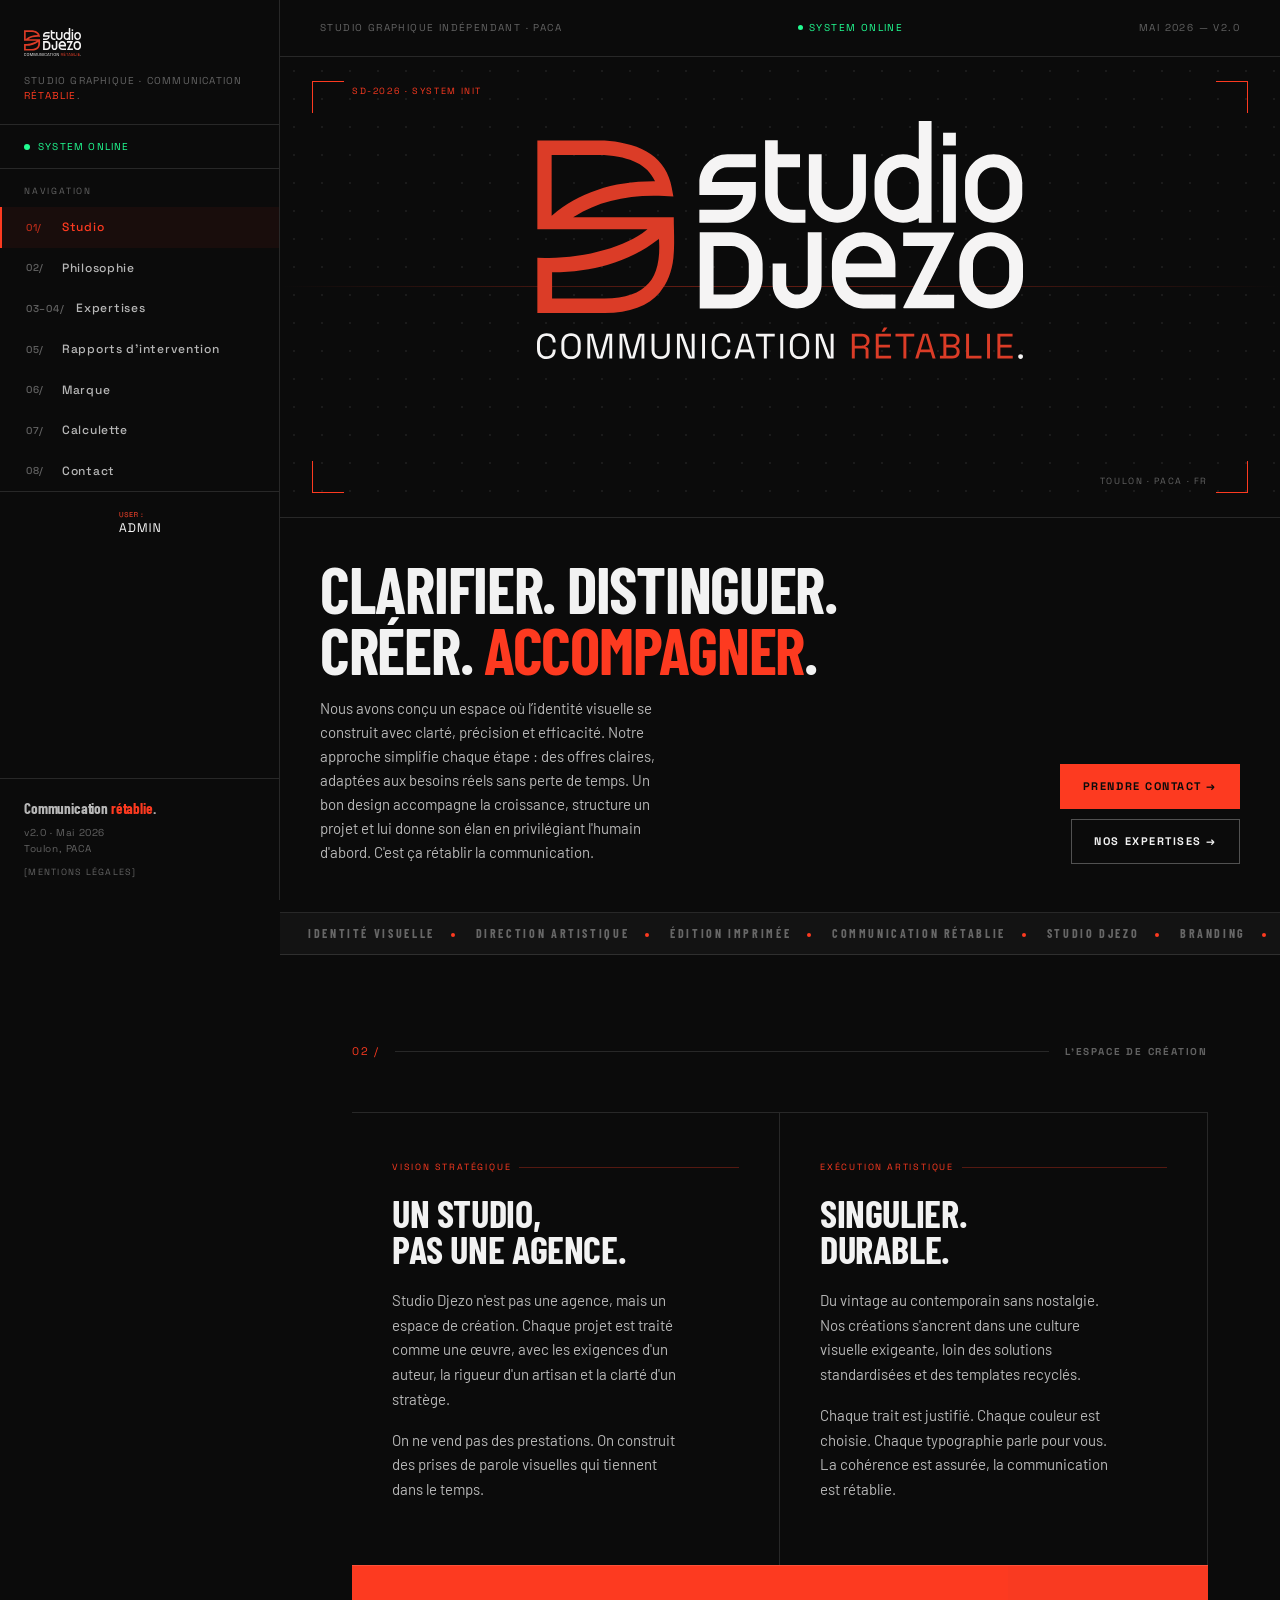
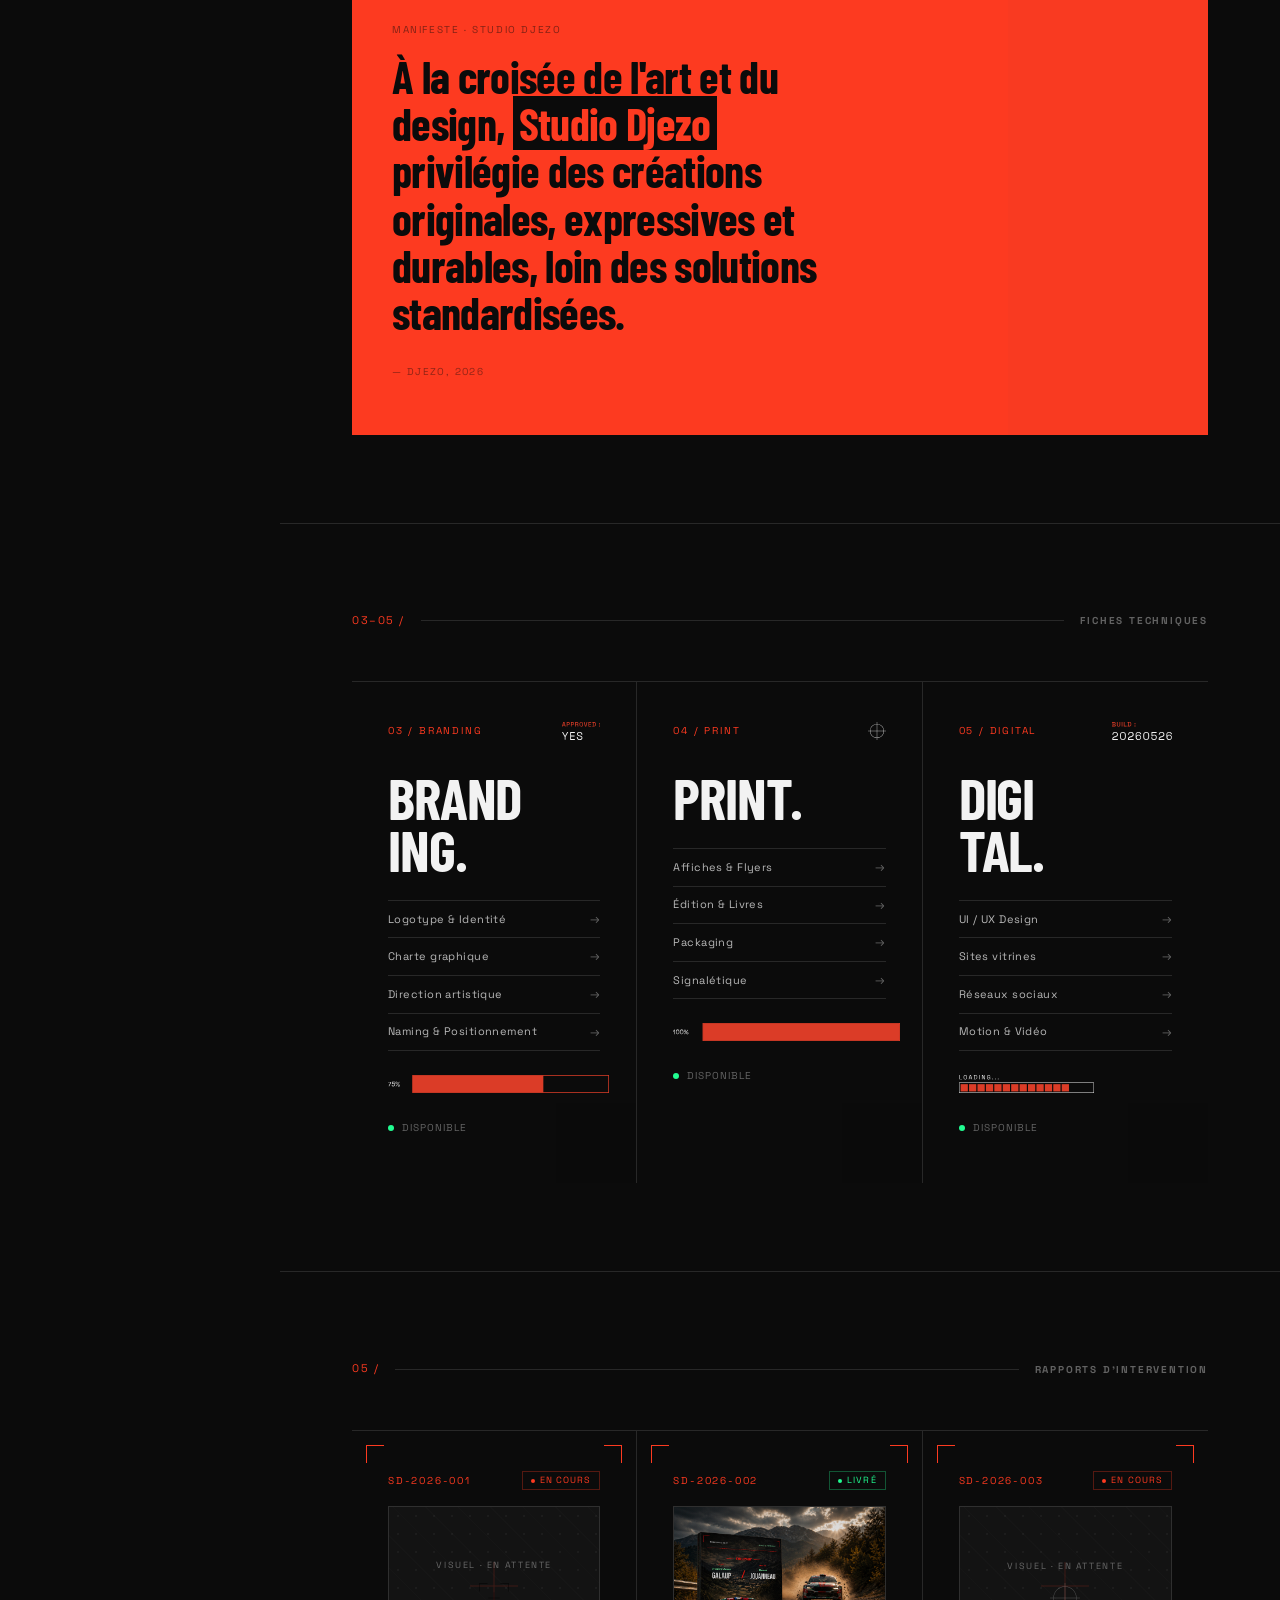
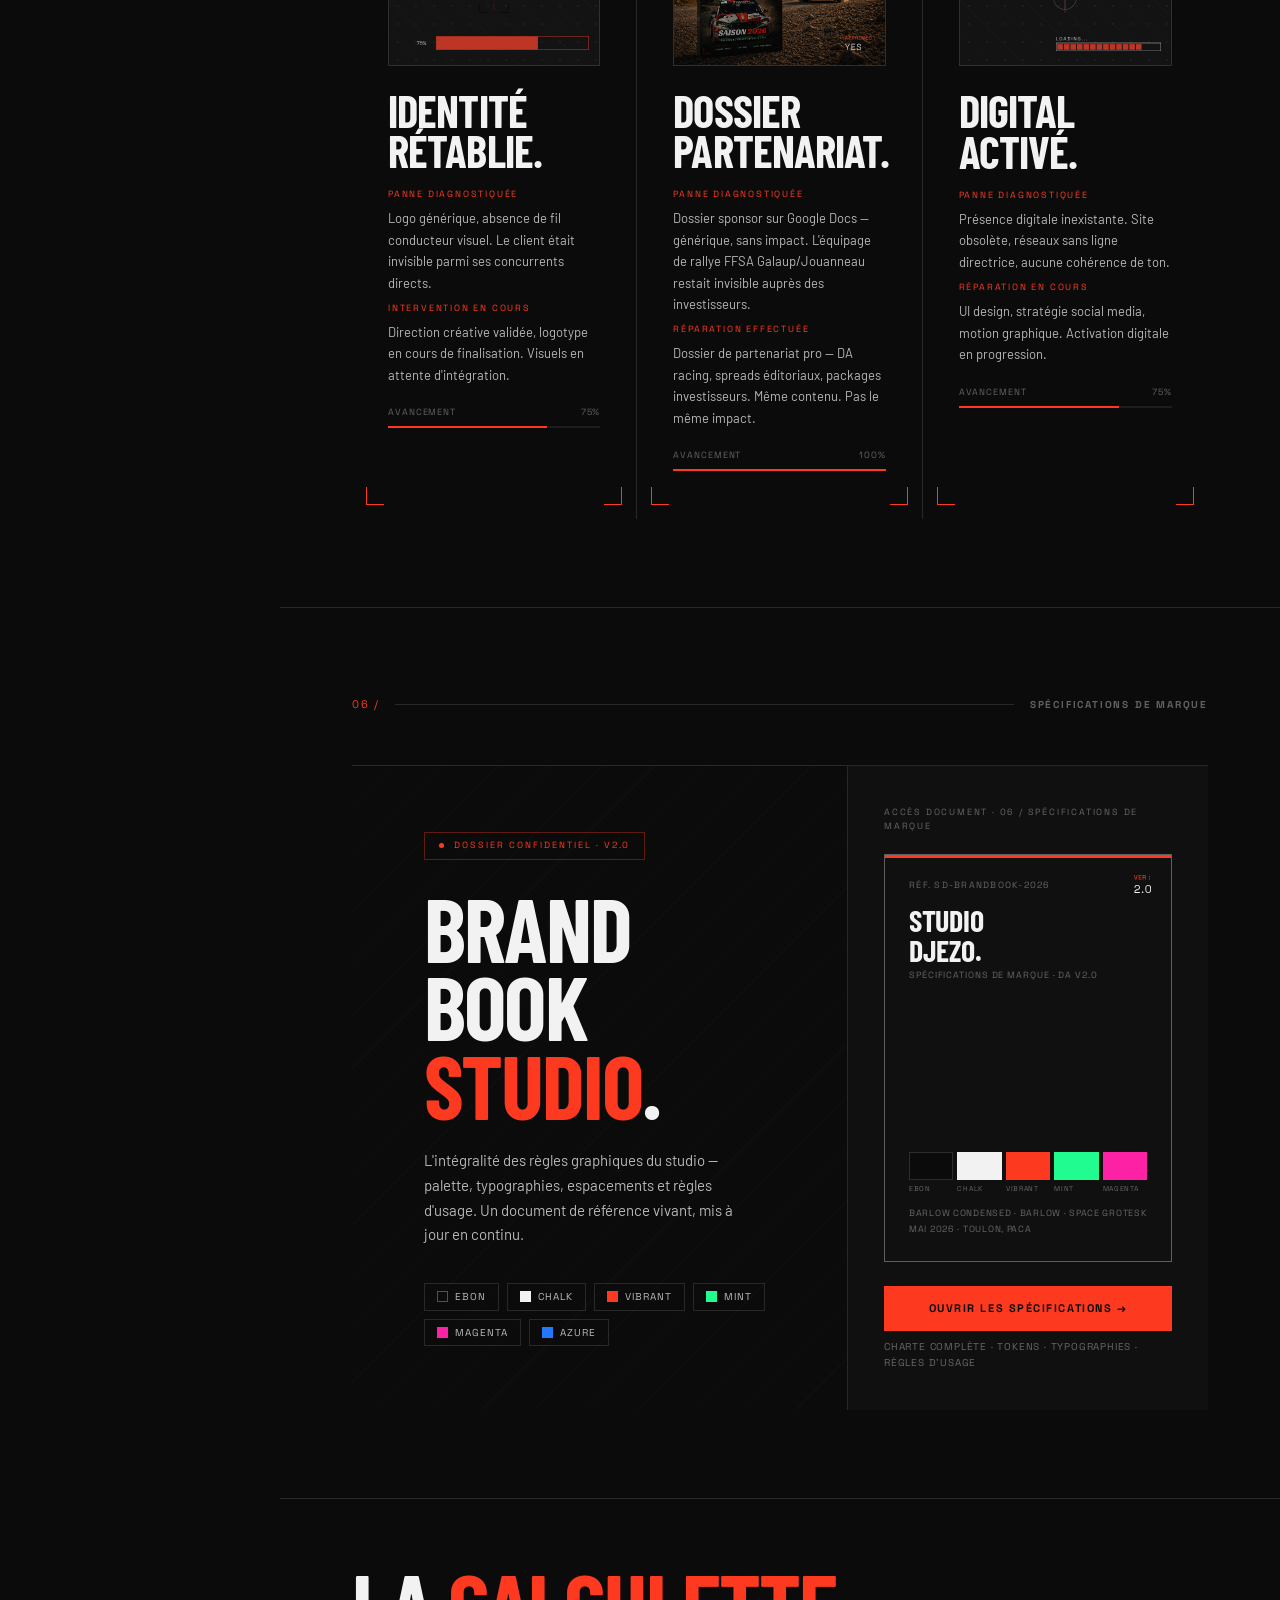
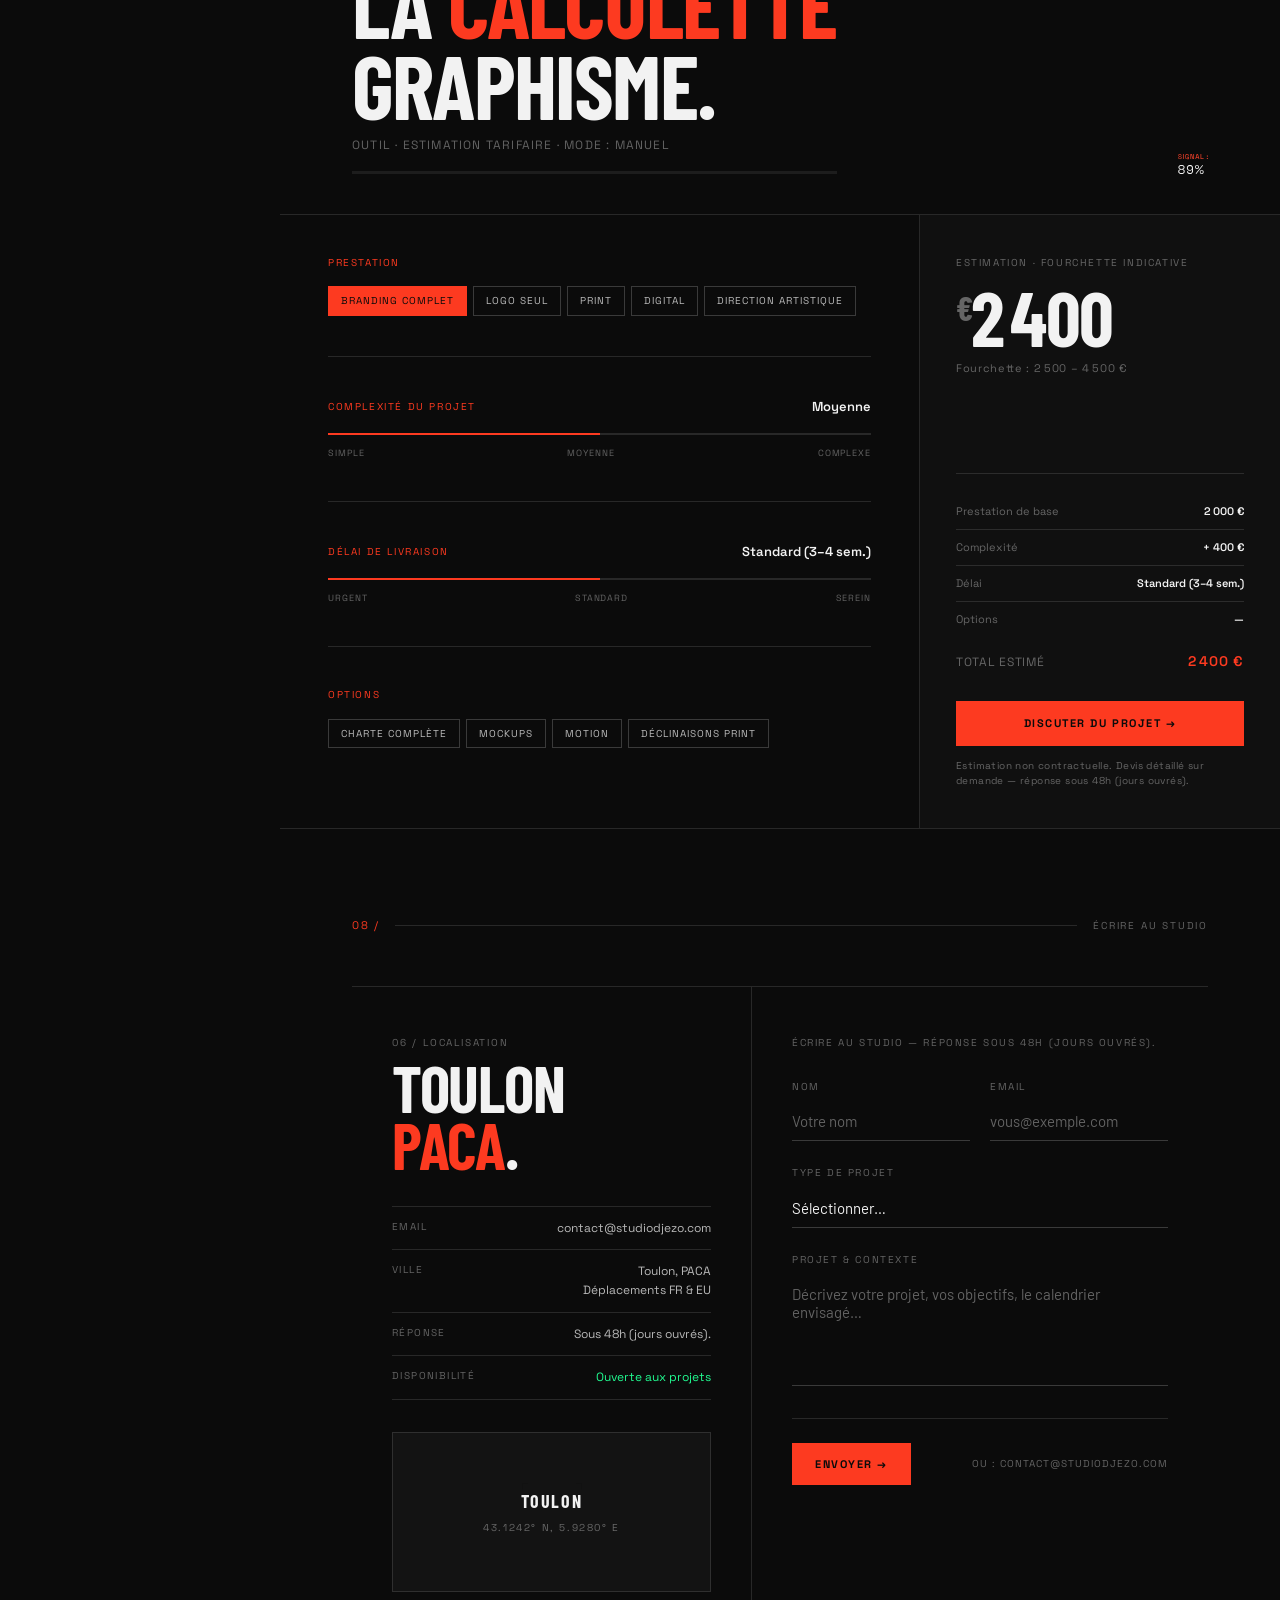
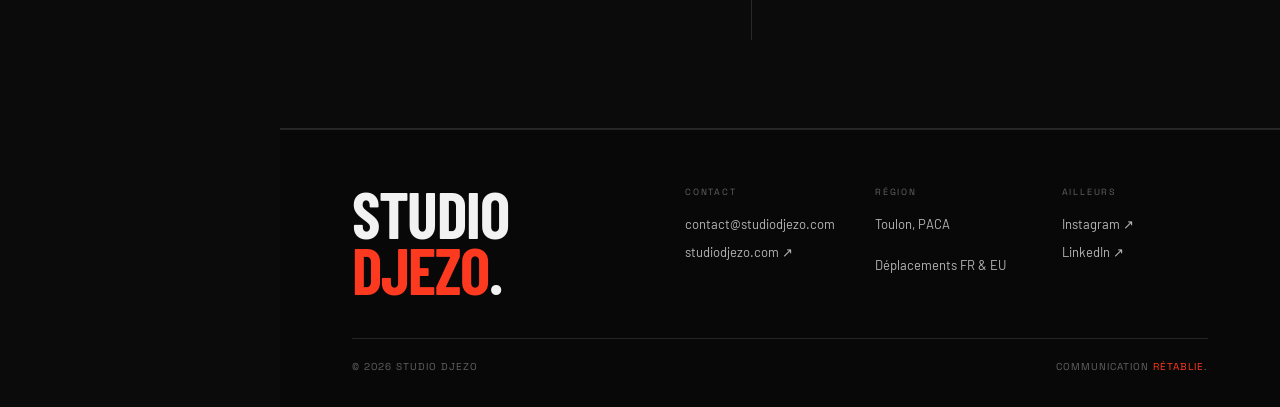
<file: index.html>
<!DOCTYPE html>
<html lang="fr">

<head>
  <meta charset="UTF-8">
  <meta name="viewport" content="width=device-width, initial-scale=1.0">
  <title>Studio Djezo — Communication rétablie.</title>
  <meta name="description" content="Studio Djezo : Studio de création visuelle indépendant à Toulon. Expertise en identité visuelle, design graphique et stratégie de marque. Rétablissons ensemble votre signal de communication.">
  <meta name="keywords" content="Studio Djezo, Studio de création visuelle, Design graphique, Toulon, PACA, identité visuelle, branding, graphiste indépendant, communication visuelle">
  <link rel="canonical" href="https://studiodjezo.com/">
  
  <!-- Open Graph / Facebook -->
  <meta property="og:type" content="website">
  <meta property="og:url" content="https://studiodjezo.com/">
  <meta property="og:title" content="Studio Djezo — Communication rétablie.">
  <meta property="og:description" content="Studio de création visuelle indépendant spécialisé dans le rétablissement du signal de marque.">
  <meta property="og:image" content="https://studiodjezo.com/assets/v2/og-image.jpg">

  <!-- Twitter -->
  <meta property="twitter:card" content="summary_large_image">
  <meta property="twitter:url" content="https://studiodjezo.com/">
  <meta property="twitter:title" content="Studio Djezo — Communication rétablie.">
  <meta property="twitter:description" content="Studio de création visuelle indépendant spécialisé dans le rétablissement du signal de marque.">
  <meta property="twitter:image" content="https://studiodjezo.com/assets/v2/og-image.jpg">

  <link rel="icon" type="image/svg+xml" href="assets/v2/sd-icon-vibrant.svg">
  <link rel="stylesheet" href="colors_and_type.css">
  <style>
    /* ============================================================
   FONTS — Barlow Condensed (display) + Barlow (corps) + Space Grotesk (UI)
   Chargés via colors_and_type.css (Google Fonts import)
   ============================================================ */

    :root {
      --font-display: "Barlow Condensed", sans-serif;
      --font-sans: "Barlow", sans-serif;
      --font-ui: "Space Grotesk", sans-serif;
      --border: 1px solid rgba(242, 242, 242, 0.12);
      --border-strong: 1px solid rgba(242, 242, 242, 0.35);
      --hover: rgba(242, 242, 242, 0.04);
      --bg-card: rgba(242, 242, 242, 0.05);
      --bg-elev: rgba(242, 242, 242, 0.03);
      --text-dim: rgba(242, 242, 242, 0.75);
      --text-muted: rgba(242, 242, 242, 0.38);
      --ebon: #0B0B0B;
      --chalk: #F2F2F2;
      --vibrant: #FD3A20;
      --mint: #21FC91;
      --magenta: #FC21A5;
      --azure: #2179FC;
    }

    /* ============================================================
   RESET & BASE
   ============================================================ */
    *,
    *::before,
    *::after {
      box-sizing: border-box;
      margin: 0;
      padding: 0;
    }

    html {
      scroll-behavior: smooth;
    }

    body {
      background: var(--ebon);
      color: var(--chalk);
      font-family: var(--font-sans);
      font-size: 16px;
      line-height: 1.55;
      -webkit-font-smoothing: antialiased;
      overflow-x: hidden;
    }

    ::selection {
      background: var(--vibrant);
      color: var(--chalk);
    }

    /* ============================================================
   LAYOUT MONOLITHIQUE
   ============================================================ */
    .layout {
      display: grid;
      grid-template-columns: 280px 1fr;
      min-height: 100vh;
    }

    /* ============================================================
   SIDEBAR
   ============================================================ */
    .sidebar {
      position: sticky;
      top: 0;
      height: 100vh;
      border-right: var(--border);
      background: var(--ebon);
      display: flex;
      flex-direction: column;
      overflow-y: auto;
      z-index: 100;
    }

    .sb-brand {
      padding: 28px 24px 20px;
      border-bottom: var(--border);
    }

    .sb-logo {
      height: 28px;
      width: auto;
    }

    .sb-tagline {
      font-family: var(--font-ui);
      font-size: 10px;
      letter-spacing: 0.12em;
      text-transform: uppercase;
      color: var(--text-muted);
      margin-top: 10px;
    }

    .sb-tagline .accent {
      color: var(--vibrant);
    }

    .sb-status {
      padding: 14px 24px;
      border-bottom: var(--border);
      display: flex;
      align-items: center;
      gap: 8px;
    }

    .sb-status-dot {
      width: 6px;
      height: 6px;
      background: var(--mint);
      border-radius: 50%;
      animation: pulse 2s ease-in-out infinite;
    }

    @keyframes pulse {

      0%,
      100% {
        opacity: 1;
      }

      50% {
        opacity: 0.3;
      }
    }

    .sb-status-txt {
      font-family: var(--font-ui);
      font-size: 10px;
      letter-spacing: 0.12em;
      text-transform: uppercase;
      color: var(--mint);
    }

    .sb-nav-label {
      padding: 16px 24px 8px;
      font-family: var(--font-ui);
      font-size: 9px;
      letter-spacing: 0.2em;
      text-transform: uppercase;
      color: var(--text-muted);
    }

    .sb-nav {
      display: flex;
      flex-direction: column;
    }

    .sb-nav a {
      display: flex;
      align-items: center;
      gap: 12px;
      padding: 11px 24px;
      font-family: var(--font-ui);
      font-size: 12px;
      font-weight: 500;
      letter-spacing: 0.06em;
      text-decoration: none;
      color: var(--text-dim);
      border-left: 2px solid transparent;
      transition: color var(--dur-fast), border-color var(--dur-fast), background var(--dur-fast);
    }

    .sb-nav a:hover {
      color: var(--chalk);
      background: var(--hover);
    }

    .sb-nav a.active {
      color: var(--vibrant);
      border-left-color: var(--vibrant);
      background: rgba(253, 58, 32, 0.06);
    }

    .sb-nav a .nav-num {
      font-family: var(--font-ui);
      font-size: 10px;
      color: var(--text-muted);
      min-width: 24px;
    }

    .sb-nav a.active .nav-num {
      color: var(--vibrant);
      opacity: 0.7;
    }

    .sb-wip {
      padding: 20px 24px;
      border-top: var(--border);
      display: flex;
      flex-direction: column;
      gap: 8px;
    }

    .sb-wip img {
      height: 20px;
      width: auto;
    }

    .sb-foot {
      margin-top: auto;
      padding: 20px 24px;
      border-top: var(--border);
    }

    .sb-foot-tagline {
      font-family: var(--font-display);
      font-weight: 700;
      font-size: 15px;
      letter-spacing: -0.01em;
      line-height: 1.2;
      color: var(--text-dim);
    }

    .sb-foot-tagline .o {
      color: var(--vibrant);
    }

    .sb-foot-meta {
      font-family: var(--font-ui);
      font-size: 10px;
      color: var(--text-muted);
      margin-top: 8px;
      letter-spacing: 0.06em;
    }

    .sb-foot-legal {
      display: block;
      margin-top: 10px;
      font-family: var(--font-ui);
      font-size: 9px;
      letter-spacing: 0.14em;
      text-transform: uppercase;
      color: var(--text-muted);
      text-decoration: none;
      transition: color var(--dur-fast);
    }

    .sb-foot-legal:hover {
      color: var(--vibrant);
    }

    /* ============================================================
   MAIN
   ============================================================ */
    .main {
      min-width: 0;
    }

    /* ============================================================
   SECTION COMMON
   ============================================================ */
    .section {
      padding: 88px 72px;
      border-bottom: var(--border);
      position: relative;
    }

    .section-head {
      display: flex;
      align-items: center;
      gap: 16px;
      margin-bottom: 52px;
    }

    .section-num {
      font-family: var(--font-ui);
      font-size: 11px;
      letter-spacing: 0.14em;
      color: var(--vibrant);
    }

    .section-rule {
      flex: 1;
      height: 1px;
      background: rgba(242, 242, 242, 0.12);
    }

    .section-kicker {
      font-family: var(--font-ui);
      font-size: 10px;
      letter-spacing: 0.18em;
      text-transform: uppercase;
      color: var(--text-muted);
    }

    /* ============================================================
   01. HERO
   ============================================================ */
    .hero {
      min-height: 100vh;
      display: flex;
      flex-direction: column;
      justify-content: space-between;
      padding: 0;
      position: relative;
      overflow: hidden;
      border-bottom: var(--border);
      /* Reset typography cascade from colors_and_type.css .hero rule */
      font-family: var(--font-sans);
      font-size: 16px;
      font-weight: 400;
      line-height: 1.55;
      letter-spacing: 0;
      text-transform: none;
    }

    .hero-topbar {
      display: flex;
      justify-content: space-between;
      align-items: center;
      padding: 20px 40px;
      border-bottom: var(--border);
      font-family: var(--font-ui);
      font-size: 10px;
      letter-spacing: 0.14em;
      text-transform: uppercase;
      color: var(--text-muted);
    }

    .hero-topbar .live {
      color: var(--mint);
      display: flex;
      align-items: center;
      gap: 6px;
    }

    .hero-topbar .live::before {
      content: '';
      display: inline-block;
      width: 5px;
      height: 5px;
      background: var(--mint);
      border-radius: 50%;
    }

    .hero-body {
      flex: 1;
      display: grid;
      grid-template-rows: 1fr auto;
      position: relative;
    }

    /* ---- Hero Logo Stage ---- */
    .hero-logo-stage {
      position: relative;
      overflow: hidden;
      min-height: 460px;
      display: flex;
      align-items: center;
      justify-content: center;
      background: var(--ebon);
    }

    /* Dot pattern background */
    .hero-logo-stage::before {
      content: '';
      position: absolute;
      inset: 0;
      background-image: radial-gradient(circle, rgba(242, 242, 242, 0.07) 1px, transparent 1px);
      background-size: 28px 28px;
      pointer-events: none;
    }

    /* Scan line animation */
    .hero-scan-line {
      position: absolute;
      left: 0;
      right: 0;
      height: 1px;
      background: linear-gradient(90deg, transparent 0%, var(--vibrant) 40%, var(--vibrant) 60%, transparent 100%);
      opacity: 0.35;
      pointer-events: none;
      animation: scan-y 4s cubic-bezier(.4, 0, .6, 1) infinite;
    }

    @keyframes scan-y {
      0% {
        top: -2px;
        opacity: 0;
      }

      5% {
        opacity: 0.35;
      }

      95% {
        opacity: 0.35;
      }

      100% {
        top: 100%;
        opacity: 0;
      }
    }

    /* Corner brackets */
    .hero-bracket {
      position: absolute;
      width: 32px;
      height: 32px;
      pointer-events: none;
      opacity: 0;
      animation: bracket-in 0.4s var(--ease-out) forwards;
    }

    .hero-bracket.tl {
      top: 24px;
      left: 32px;
      border-top: 1px solid var(--vibrant);
      border-left: 1px solid var(--vibrant);
      animation-delay: 0.6s;
    }

    .hero-bracket.tr {
      top: 24px;
      right: 32px;
      border-top: 1px solid var(--vibrant);
      border-right: 1px solid var(--vibrant);
      animation-delay: 0.7s;
    }

    .hero-bracket.bl {
      bottom: 24px;
      left: 32px;
      border-bottom: 1px solid var(--vibrant);
      border-left: 1px solid var(--vibrant);
      animation-delay: 0.8s;
    }

    .hero-bracket.br {
      bottom: 24px;
      right: 32px;
      border-bottom: 1px solid var(--vibrant);
      border-right: 1px solid var(--vibrant);
      animation-delay: 0.9s;
    }

    @keyframes bracket-in {
      from {
        opacity: 0;
        transform: scale(0.6);
      }

      to {
        opacity: 1;
        transform: scale(1);
      }
    }

    /* WIP annotations */
    .hero-anno-tl {
      position: absolute;
      top: 28px;
      left: 72px;
      font-family: var(--font-ui);
      font-size: 9px;
      letter-spacing: 0.18em;
      text-transform: uppercase;
      color: var(--vibrant);
      opacity: 0;
      animation: fade-in-up 0.4s var(--ease-out) 1.1s forwards;
    }

    .hero-anno-br {
      position: absolute;
      bottom: 28px;
      right: 72px;
      font-family: var(--font-ui);
      font-size: 9px;
      letter-spacing: 0.18em;
      text-transform: uppercase;
      color: var(--text-muted);
      opacity: 0;
      animation: fade-in-up 0.4s var(--ease-out) 1.2s forwards;
      text-align: right;
    }

    @keyframes fade-in-up {
      from {
        opacity: 0;
        transform: translateY(6px);
      }

      to {
        opacity: 1;
        transform: translateY(0);
      }
    }

    /* The logo itself */
    .hero-logo-wrap {
      position: relative;
      z-index: 2;
      display: flex;
      flex-direction: column;
      align-items: center;
      gap: 0;
    }

    .hero-logo-img {
      width: clamp(220px, 38vw, 520px);
      height: auto;
      opacity: 0;
      animation: logo-reveal 0.7s var(--ease-out) 0.2s forwards;
    }

    @keyframes logo-reveal {
      from {
        opacity: 0;
        transform: translateY(12px) scaleX(0.97);
      }

      to {
        opacity: 1;
        transform: translateY(0) scaleX(1);
      }
    }

    /* Boot sequence lines below logo */
    .hero-boot-lines {
      margin-top: 20px;
      display: flex;
      flex-direction: column;
      gap: 4px;
      width: clamp(220px, 38vw, 520px);
    }

    .hero-boot-line {
      font-family: var(--font-ui);
      font-size: 10px;
      letter-spacing: 0.12em;
      color: var(--text-muted);
      display: flex;
      align-items: center;
      gap: 8px;
      opacity: 0;
      overflow: hidden;
      white-space: nowrap;
    }

    .hero-boot-line .bl-ok {
      color: var(--mint);
      flex-shrink: 0;
    }

    .hero-boot-line .bl-err {
      color: var(--vibrant);
      flex-shrink: 0;
    }

    .hero-boot-line .bl-bar {
      flex: 1;
      height: 1px;
      background: rgba(242, 242, 242, 0.08);
      position: relative;
      overflow: hidden;
    }

    .hero-boot-line .bl-bar::after {
      content: '';
      position: absolute;
      left: 0;
      top: 0;
      bottom: 0;
      width: 0%;
      background: var(--vibrant);
      transition: width 0.6s var(--ease-out);
    }

    .hero-boot-line.loaded .bl-bar::after {
      width: 100%;
    }

    .hero-wip-stack {
      position: absolute;
      top: 20px;
      right: 20px;
      display: flex;
      flex-direction: column;
      gap: 6px;
      pointer-events: none;
    }

    .hero-wip-stack img {
      height: 22px;
      width: auto;
    }

    .hero-text-block {
      padding: 40px 40px 48px;
      border-top: var(--border);
      display: grid;
      grid-template-columns: 1fr auto;
      gap: 40px;
      align-items: end;
    }

    .hero-headline {
      font-family: var(--font-display);
      font-weight: 700;
      font-size: clamp(38px, 5vw, 72px);
      line-height: 0.96;
      letter-spacing: -0.02em;
      text-transform: uppercase;
      color: var(--chalk);
      max-width: 18ch;
    }

    .hero-headline .hl-accent {
      color: var(--vibrant);
    }

    .hero-baseline {
      font-family: var(--font-display);
      font-weight: 700;
      font-size: clamp(22px, 2.5vw, 36px);
      letter-spacing: -0.01em;
      text-transform: uppercase;
      color: var(--text-muted);
      white-space: nowrap;
      text-align: right;
    }

    .hero-baseline .white-dot {
      color: var(--chalk);
    }

    .hero-sub {
      font-family: var(--font-sans);
      font-size: 15px;
      color: var(--text-dim);
      max-width: 44ch;
      margin-top: 16px;
      line-height: 1.6;
    }

    .hero-cta-group {
      display: flex;
      flex-direction: column;
      gap: 10px;
      align-items: flex-end;
      flex-shrink: 0;
    }

    .btn-primary {
      font-family: var(--font-ui);
      font-size: 11px;
      font-weight: 700;
      letter-spacing: 0.14em;
      text-transform: uppercase;
      color: var(--ebon);
      background: var(--vibrant);
      border: 1px solid var(--vibrant);
      padding: 13px 22px;
      cursor: pointer;
      text-decoration: none;
      display: inline-block;
      transition: background var(--dur-fast), color var(--dur-fast), border-color var(--dur-fast);
    }

    .btn-primary:hover {
      background: var(--chalk);
      border-color: var(--chalk);
      color: var(--ebon);
    }

    .btn-outline {
      font-family: var(--font-ui);
      font-size: 11px;
      font-weight: 700;
      letter-spacing: 0.14em;
      text-transform: uppercase;
      color: var(--chalk);
      background: transparent;
      border: 1px solid rgba(242, 242, 242, 0.3);
      padding: 13px 22px;
      cursor: pointer;
      text-decoration: none;
      display: inline-block;
      transition: background var(--dur-fast), color var(--dur-fast), border-color var(--dur-fast);
    }

    .btn-outline:hover {
      background: var(--chalk);
      color: var(--ebon);
      border-color: var(--chalk);
    }

    /* ============================================================
   MARQUEE
   ============================================================ */
    .marquee {
      overflow: hidden;
      white-space: nowrap;
      padding: 11px 0;
      border-bottom: var(--border);
      background: var(--bg-elev);
      font-family: var(--font-display);
      font-weight: 700;
      font-size: 12px;
      letter-spacing: 0.22em;
      text-transform: uppercase;
      color: var(--text-muted);
    }

    .marquee-track {
      display: inline-block;
      animation: marquee-scroll 36s linear infinite;
    }

    .marquee span {
      margin: 0 28px;
    }

    .marquee .mdot {
      display: inline-block;
      width: 4px;
      height: 4px;
      background: var(--vibrant);
      border-radius: 50%;
      vertical-align: middle;
      margin: 0 -12px;
    }

    @keyframes marquee-scroll {
      0% {
        transform: translateX(0);
      }

      100% {
        transform: translateX(-50%);
      }
    }

    /* ============================================================
   02. PHILOSOPHIE
   ============================================================ */
    .philosophie-grid {
      display: grid;
      grid-template-columns: 1fr 1fr;
      gap: 0;
      border-top: var(--border);
    }

    .philo-col {
      padding: 48px 40px;
      border-right: var(--border);
      position: relative;
    }

    .philo-col:last-child {
      border-right: 0;
    }

    .philo-col-label {
      font-family: var(--font-ui);
      font-size: 9px;
      letter-spacing: 0.2em;
      text-transform: uppercase;
      color: var(--vibrant);
      margin-bottom: 20px;
      display: flex;
      align-items: center;
      gap: 8px;
    }

    .philo-col-label::after {
      content: '';
      flex: 1;
      height: 1px;
      background: rgba(253, 58, 32, 0.3);
    }

    .philo-col h3 {
      font-family: var(--font-display);
      font-weight: 700;
      font-size: clamp(28px, 3vw, 44px);
      text-transform: uppercase;
      letter-spacing: -0.01em;
      line-height: 0.95;
      color: var(--chalk);
      margin-bottom: 20px;
    }

    .philo-col p {
      font-size: 15px;
      line-height: 1.65;
      color: var(--text-dim);
      max-width: 36ch;
    }

    .philo-manifest {
      grid-column: 1 / -1;
      padding: 56px 40px;
      background: var(--vibrant);
      border-top: var(--border);
      position: relative;
      overflow: hidden;
    }

    .philo-manifest-pattern {
      position: absolute;
      right: 0;
      top: 0;
      bottom: 0;
      width: 200px;
      background-image: url("assets/v2/wip/pattern-dots-orange.svg");
      background-size: 32px;
      opacity: 0.12;
    }

    .philo-manifest-label {
      font-family: var(--font-ui);
      font-size: 10px;
      letter-spacing: 0.16em;
      text-transform: uppercase;
      color: rgba(11, 11, 11, 0.5);
      margin-bottom: 16px;
    }

    .philo-manifest-quote {
      font-family: var(--font-display);
      font-weight: 700;
      font-size: clamp(28px, 3.5vw, 52px);
      letter-spacing: -0.015em;
      line-height: 1.05;
      color: var(--ebon);
      max-width: 22ch;
    }

    .philo-manifest-quote em {
      font-style: normal;
      background: var(--ebon);
      color: var(--vibrant);
      padding: 0 6px;
    }

    .philo-manifest-sig {
      margin-top: 28px;
      font-family: var(--font-ui);
      font-size: 10px;
      letter-spacing: 0.14em;
      text-transform: uppercase;
      color: rgba(11, 11, 11, 0.45);
    }

    /* ============================================================
   03-05. EXPERTISES
   ============================================================ */
    .expertises-grid {
      display: grid;
      grid-template-columns: repeat(3, 1fr);
      border-top: var(--border);
    }

    .expertise-card {
      padding: 40px 36px 48px;
      border-right: var(--border);
      position: relative;
      overflow: hidden;
      cursor: default;
      transition: background var(--dur-fast);
    }

    .expertise-card:last-child {
      border-right: 0;
    }

    .expertise-card:hover {
      background: var(--hover);
    }

    .exp-number {
      font-family: var(--font-ui);
      font-size: 10px;
      letter-spacing: 0.18em;
      text-transform: uppercase;
      color: var(--vibrant);
      margin-bottom: 32px;
      display: flex;
      align-items: center;
      justify-content: space-between;
    }

    .exp-number img {
      height: 18px;
      width: auto;
    }

    .exp-title {
      font-family: var(--font-display);
      font-weight: 700;
      font-size: clamp(40px, 4.5vw, 68px);
      text-transform: uppercase;
      letter-spacing: -0.02em;
      line-height: 0.9;
      color: var(--chalk);
      margin-bottom: 24px;
    }

    .exp-tags {
      display: flex;
      flex-direction: column;
      gap: 0;
      margin-bottom: 24px;
      border-top: var(--border);
    }

    .exp-tag {
      display: flex;
      align-items: center;
      justify-content: space-between;
      padding: 9px 0;
      border-bottom: var(--border);
      font-family: var(--font-ui);
      font-size: 11px;
      color: var(--text-dim);
      letter-spacing: 0.04em;
    }

    .exp-tag-arrow {
      color: var(--text-muted);
      font-size: 12px;
    }

    .exp-status {
      display: flex;
      align-items: center;
      gap: 8px;
      font-family: var(--font-ui);
      font-size: 10px;
      letter-spacing: 0.1em;
      text-transform: uppercase;
      color: var(--text-muted);
      margin-top: 20px;
    }

    .exp-status-dot {
      width: 6px;
      height: 6px;
      background: var(--mint);
      border-radius: 50%;
      flex-shrink: 0;
      animation: pulse 2s ease-in-out infinite;
    }

    .exp-pattern {
      position: absolute;
      bottom: 0;
      right: 0;
      width: 80px;
      height: 80px;
      opacity: 0.06;
      background-image: url("assets/v2/wip/pattern-diagonal-dark.svg");
      background-size: 20px;
    }

    /* ============================================================
   04. CALCULETTE — KEY FEATURE
   ============================================================ */
    .calculette-section {
      background: var(--ebon);
      border-bottom: var(--border);
      position: relative;
      overflow: hidden;
    }

    .calc-header {
      padding: 64px 72px 40px;
      border-bottom: var(--border);
      display: flex;
      justify-content: space-between;
      align-items: flex-end;
    }

    .calc-title-block {}

    .calc-title {
      font-family: var(--font-display);
      font-weight: 700;
      font-size: clamp(48px, 7vw, 96px);
      text-transform: uppercase;
      letter-spacing: -0.02em;
      line-height: 0.9;
      color: var(--chalk);
    }

    .calc-title .accent {
      color: var(--vibrant);
    }

    .calc-sub {
      font-family: var(--font-ui);
      font-size: 12px;
      letter-spacing: 0.1em;
      text-transform: uppercase;
      color: var(--text-muted);
      margin-top: 12px;
    }

    .calc-wip {
      display: flex;
      flex-direction: column;
      gap: 8px;
      align-items: flex-end;
    }

    .calc-wip img {
      height: 20px;
      width: auto;
    }

    .calc-body {
      display: grid;
      grid-template-columns: 1fr 360px;
      min-height: 500px;
    }

    .calc-controls {
      padding: 40px 48px;
      border-right: var(--border);
    }

    .calc-control-group {
      margin-bottom: 40px;
      padding-bottom: 40px;
      border-bottom: var(--border);
    }

    .calc-control-group:last-child {
      border-bottom: 0;
      margin-bottom: 0;
    }

    .calc-label {
      font-family: var(--font-ui);
      font-size: 10px;
      letter-spacing: 0.16em;
      text-transform: uppercase;
      color: var(--vibrant);
      margin-bottom: 16px;
      display: flex;
      align-items: center;
      justify-content: space-between;
    }

    .calc-label-val {
      font-family: var(--font-ui);
      font-size: 13px;
      font-weight: 600;
      color: var(--chalk);
      letter-spacing: 0;
      text-transform: none;
    }

    .calc-slider-track {
      position: relative;
      height: 2px;
      background: rgba(242, 242, 242, 0.12);
      margin: 12px 0;
    }

    .calc-slider-fill {
      position: absolute;
      left: 0;
      top: 0;
      height: 2px;
      background: var(--vibrant);
      pointer-events: none;
    }

    .calc-slider {
      position: absolute;
      left: 0;
      top: 50%;
      transform: translateY(-50%);
      width: 100%;
      height: 24px;
      opacity: 0;
      cursor: pointer;
      margin: 0;
      -webkit-appearance: none;
    }

    .calc-options {
      display: flex;
      flex-wrap: wrap;
      gap: 6px;
      margin-top: 4px;
    }

    .calc-option {
      font-family: var(--font-ui);
      font-size: 10px;
      letter-spacing: 0.1em;
      text-transform: uppercase;
      padding: 6px 12px;
      border: 1px solid rgba(242, 242, 242, 0.2);
      cursor: pointer;
      color: var(--text-dim);
      background: transparent;
      transition: all var(--dur-fast);
      user-select: none;
    }

    .calc-option:hover {
      border-color: rgba(242, 242, 242, 0.5);
      color: var(--chalk);
    }

    .calc-option.active {
      background: var(--vibrant);
      border-color: var(--vibrant);
      color: var(--ebon);
    }

    .calc-result {
      padding: 40px 36px;
      display: flex;
      flex-direction: column;
      justify-content: space-between;
      background: rgba(242, 242, 242, 0.02);
    }

    .calc-result-label {
      font-family: var(--font-ui);
      font-size: 10px;
      letter-spacing: 0.16em;
      text-transform: uppercase;
      color: var(--text-muted);
      margin-bottom: 12px;
    }

    .calc-result-price {
      font-family: var(--font-display);
      font-weight: 700;
      font-size: clamp(56px, 6vw, 88px);
      letter-spacing: -0.02em;
      line-height: 0.9;
      color: var(--chalk);
    }

    .calc-result-price .cur {
      font-size: 0.45em;
      color: var(--text-muted);
      vertical-align: top;
      margin-top: 10px;
      display: inline-block;
    }

    .calc-result-range {
      font-family: var(--font-ui);
      font-size: 11px;
      color: var(--text-muted);
      margin-top: 8px;
      letter-spacing: 0.06em;
    }

    .calc-result-breakdown {
      margin-top: 32px;
      border-top: var(--border);
      padding-top: 20px;
      display: flex;
      flex-direction: column;
      gap: 0;
    }

    .calc-breakdown-row {
      display: flex;
      justify-content: space-between;
      align-items: center;
      padding: 9px 0;
      border-bottom: var(--border);
      font-family: var(--font-ui);
      font-size: 11px;
      color: var(--text-muted);
    }

    .calc-breakdown-row:last-child {
      border-bottom: 0;
    }

    .calc-breakdown-val {
      color: var(--chalk);
      font-weight: 600;
    }

    .calc-breakdown-total {
      display: flex;
      justify-content: space-between;
      align-items: center;
      padding: 14px 0 0;
      font-family: var(--font-ui);
      font-size: 12px;
      letter-spacing: 0.06em;
      text-transform: uppercase;
      color: var(--text-muted);
    }

    .calc-breakdown-total .calc-breakdown-val {
      color: var(--vibrant);
      font-size: 14px;
    }

    .calc-cta {
      margin-top: 28px;
    }

    .calc-cta .btn-primary {
      width: 100%;
      text-align: center;
      display: block;
    }

    .calc-disclaimer {
      font-family: var(--font-ui);
      font-size: 10px;
      color: var(--text-muted);
      margin-top: 12px;
      letter-spacing: 0.04em;
      line-height: 1.5;
    }

    .calc-progress-bar {
      height: 3px;
      background: rgba(242, 242, 242, 0.08);
      margin-top: 16px;
      position: relative;
      overflow: hidden;
    }

    .calc-progress-bar::after {
      content: '';
      position: absolute;
      left: -100%;
      top: 0;
      width: 40%;
      height: 100%;
      background: var(--vibrant);
      animation: progress-scan 3s ease-in-out infinite;
    }

    @keyframes progress-scan {
      0% {
        left: -40%;
      }

      100% {
        left: 100%;
      }
    }

    /* ============================================================
   05. CONTACT
   ============================================================ */
    .contact-layout {
      display: grid;
      grid-template-columns: 1fr 1fr;
      gap: 0;
      border-top: var(--border);
    }

    .contact-info {
      padding: 48px 40px;
      border-right: var(--border);
      display: flex;
      flex-direction: column;
      justify-content: space-between;
    }

    .contact-location-label {
      font-family: var(--font-ui);
      font-size: 10px;
      letter-spacing: 0.18em;
      text-transform: uppercase;
      color: var(--text-muted);
      margin-bottom: 8px;
    }

    .contact-city {
      font-family: var(--font-display);
      font-weight: 700;
      font-size: clamp(40px, 5vw, 72px);
      text-transform: uppercase;
      letter-spacing: -0.02em;
      line-height: 0.9;
      color: var(--chalk);
    }

    .contact-city .accent {
      color: var(--vibrant);
    }

    .contact-details {
      margin-top: 32px;
      display: flex;
      flex-direction: column;
      gap: 0;
    }

    .contact-detail-row {
      display: flex;
      align-items: flex-start;
      justify-content: space-between;
      padding: 12px 0;
      border-bottom: var(--border);
    }

    .contact-detail-row:first-child {
      border-top: var(--border);
    }

    .contact-detail-label {
      font-family: var(--font-ui);
      font-size: 10px;
      letter-spacing: 0.14em;
      text-transform: uppercase;
      color: var(--text-muted);
    }

    .contact-detail-val {
      font-family: var(--font-ui);
      font-size: 12px;
      color: var(--text-dim);
      text-align: right;
    }

    .contact-detail-val a {
      color: inherit;
      text-decoration: none;
    }

    .contact-detail-val a:hover {
      color: var(--vibrant);
    }

    .contact-map-placeholder {
      margin-top: 32px;
      height: 160px;
      background: rgba(242, 242, 242, 0.03);
      border: var(--border);
      display: flex;
      align-items: center;
      justify-content: center;
      position: relative;
      overflow: hidden;
    }

    .contact-map-inner {
      font-family: var(--font-ui);
      font-size: 10px;
      letter-spacing: 0.16em;
      text-transform: uppercase;
      color: var(--text-muted);
      text-align: center;
    }

    .contact-map-cross {
      position: absolute;
      top: 50%;
      left: 50%;
      transform: translate(-50%, -50%);
      opacity: 0.25;
    }

    .contact-map-cross img {
      width: 60px;
      height: 60px;
    }

    .contact-form {
      padding: 48px 40px;
    }

    .contact-form-label {
      font-family: var(--font-ui);
      font-size: 10px;
      letter-spacing: 0.16em;
      text-transform: uppercase;
      color: var(--text-muted);
      margin-bottom: 28px;
    }

    .form-grid {
      display: flex;
      flex-direction: column;
      gap: 24px;
    }

    .form-row {
      display: grid;
      grid-template-columns: 1fr 1fr;
      gap: 20px;
    }

    .field {
      display: flex;
      flex-direction: column;
      gap: 8px;
    }

    .field label {
      font-family: var(--font-ui);
      font-size: 10px;
      letter-spacing: 0.16em;
      text-transform: uppercase;
      color: var(--text-muted);
    }

    .field input,
    .field textarea,
    .field select {
      background: transparent;
      border: 0;
      border-bottom: 1px solid rgba(242, 242, 242, 0.2);
      padding: 10px 0;
      font-family: var(--font-sans);
      font-size: 15px;
      color: var(--chalk);
      outline: 0;
      resize: none;
      border-radius: 0;
      appearance: none;
      transition: border-color var(--dur-fast);
    }

    .field input::placeholder,
    .field textarea::placeholder {
      color: var(--text-muted);
    }

    .field input:focus,
    .field textarea:focus,
    .field select:focus {
      border-bottom-color: var(--vibrant);
    }

    .field-wide {
      grid-column: 1 / -1;
    }

    .field select option {
      background: #1a1a1a;
      color: var(--chalk);
    }

    .form-foot {
      display: flex;
      align-items: center;
      justify-content: space-between;
      margin-top: 8px;
      padding-top: 24px;
      border-top: var(--border);
    }

    .form-hint {
      font-family: var(--font-ui);
      font-size: 10px;
      letter-spacing: 0.1em;
      text-transform: uppercase;
      color: var(--text-muted);
    }

    #form-sent {
      display: none;
    }

    #form-error {
      display: none;
      margin-top: 16px;
      padding: 12px 16px;
      border: 1px solid var(--vibrant);
      font-family: var(--font-ui);
      font-size: 10px;
      letter-spacing: 0.1em;
      text-transform: uppercase;
      color: var(--vibrant);
    }

    .sent-block {
      display: flex;
      align-items: center;
      gap: 20px;
      padding: 28px 0;
    }

    .sent-check {
      width: 56px;
      height: 56px;
      background: var(--vibrant);
      color: var(--ebon);
      display: flex;
      align-items: center;
      justify-content: center;
      font-family: var(--font-display);
      font-size: 28px;
      font-weight: 700;
      flex-shrink: 0;
    }

    .sent-text {
      font-family: var(--font-display);
      font-weight: 700;
      font-size: 32px;
      line-height: 1;
      text-transform: uppercase;
      color: var(--chalk);
    }

    /* ============================================================
   FOOTER
   ============================================================ */
    .footer {
      background: #080808;
      padding: 56px 72px 32px;
      border-top: var(--border);
    }

    .footer-top {
      display: grid;
      grid-template-columns: 2fr 1fr 1fr 1fr;
      gap: 40px;
      padding-bottom: 40px;
      border-bottom: var(--border);
    }

    .footer-big {
      font-family: var(--font-display);
      font-weight: 700;
      font-size: clamp(40px, 5vw, 72px);
      text-transform: uppercase;
      letter-spacing: -0.02em;
      line-height: 0.88;
    }

    .footer-big span {
      display: block;
      color: var(--chalk);
    }

    .footer-big span:last-child {
      color: var(--vibrant);
    }

    .footer-col {
      display: flex;
      flex-direction: column;
      gap: 8px;
    }

    .footer-col-label {
      font-family: var(--font-ui);
      font-size: 9px;
      letter-spacing: 0.2em;
      text-transform: uppercase;
      color: var(--text-muted);
      margin-bottom: 6px;
    }

    .footer-col a,
    .footer-col p {
      font-size: 13px;
      color: var(--text-dim);
      text-decoration: none;
      font-family: var(--font-sans);
    }

    .footer-col a:hover {
      color: var(--vibrant);
    }

    .footer-btm {
      display: flex;
      justify-content: space-between;
      align-items: center;
      padding-top: 20px;
      font-family: var(--font-ui);
      font-size: 10px;
      letter-spacing: 0.1em;
      text-transform: uppercase;
      color: var(--text-muted);
    }

    .footer-btm .tagline .o {
      color: var(--vibrant);
    }

    /* ============================================================
   MOBILE — burger sidebar
   ============================================================ */
    .mobile-topbar {
      display: none;
      position: sticky;
      top: 0;
      z-index: 200;
      background: var(--ebon);
      border-bottom: var(--border);
      padding: 0 20px;
      height: 52px;
      align-items: center;
      justify-content: space-between;
    }

    .mobile-topbar img {
      height: 24px;
    }

    .burger {
      background: transparent;
      border: var(--border);
      padding: 8px 12px;
      cursor: pointer;
      display: flex;
      flex-direction: column;
      gap: 4px;
    }

    .burger span {
      display: block;
      width: 18px;
      height: 1.5px;
      background: var(--chalk);
      transition: all var(--dur-fast);
    }

    .mobile-menu {
      display: none;
      position: fixed;
      inset: 52px 0 0 0;
      z-index: 150;
      background: var(--ebon);
      border-top: var(--border);
      padding: 24px 20px;
      flex-direction: column;
      gap: 4px;
    }

    .mobile-menu.open {
      display: flex;
    }

    .mobile-menu a {
      display: flex;
      align-items: center;
      gap: 12px;
      padding: 14px 0;
      border-bottom: var(--border);
      font-family: var(--font-ui);
      font-size: 14px;
      font-weight: 600;
      text-decoration: none;
      color: var(--chalk);
      letter-spacing: 0.04em;
    }

    .mobile-menu a:hover {
      color: var(--vibrant);
    }

    .mobile-menu .mn-num {
      font-size: 10px;
      color: var(--text-muted);
      min-width: 28px;
    }

    /* ============================================================
   REVEAL ANIMATIONS
   ============================================================ */
    .reveal {
      opacity: 0;
      transform: translateY(16px);
      transition: opacity var(--dur-slow) var(--ease-out), transform var(--dur-slow) var(--ease-out);
    }

    .reveal.visible {
      opacity: 1;
      transform: translateY(0);
    }

    /* ============================================================
   RESPONSIVE
   ============================================================ */
    @media (max-width: 1100px) {
      .section {
        padding: 64px 40px;
      }

      .hero-text-block {
        padding: 32px 32px 40px;
      }

      .calc-header {
        padding: 48px 40px 32px;
      }

      .calc-body {
        grid-template-columns: 1fr;
      }

      .calc-result {
        border-top: var(--border);
        border-right: 0;
      }

      .footer {
        padding: 48px 40px 28px;
      }
    }

    @media (max-width: 900px) {
      .layout {
        grid-template-columns: 1fr;
      }

      .sidebar {
        display: none;
      }

      .mobile-topbar {
        display: flex;
      }

      .hero-text-block {
        grid-template-columns: 1fr;
        gap: 24px;
      }

      .hero-headline {
        max-width: none;
      }

      .hero-baseline {
        text-align: left;
      }

      .hero-cta-group {
        align-items: flex-start;
        flex-direction: row;
      }

      .philosophie-grid {
        grid-template-columns: 1fr;
      }

      .philo-col {
        border-right: 0;
        border-bottom: var(--border);
      }

      .expertises-grid {
        grid-template-columns: 1fr;
      }

      .expertise-card {
        border-right: 0;
        border-bottom: var(--border);
      }

      .contact-layout {
        grid-template-columns: 1fr;
      }

      .contact-info {
        border-right: 0;
        border-bottom: var(--border);
      }

      .footer-top {
        grid-template-columns: 1fr 1fr;
      }

      .section {
        padding: 48px 24px;
      }

      .calc-header {
        padding: 40px 24px 28px;
      }

      .calc-controls {
        padding: 32px 24px;
      }

      .calc-result {
        padding: 32px 24px;
      }

      .contact-info,
      .contact-form {
        padding: 36px 24px;
      }

      .footer {
        padding: 40px 24px 24px;
      }
    }

    @media (max-width: 600px) {
      .hero-topbar {
        padding: 14px 20px;
      }

      .hero-text-block {
        padding: 24px 20px 32px;
      }

      .hero-image-block {
        min-height: 280px;
      }

      .form-row {
        grid-template-columns: 1fr;
      }

      .footer-top {
        grid-template-columns: 1fr;
      }

      .hero-cta-group {
        flex-direction: column;
      }
    }

    /* ============================================================
   05. RAPPORTS D'INTERVENTION
   ============================================================ */
    .rapports-grid {
      display: grid;
      grid-template-columns: repeat(3, 1fr);
      border-top: var(--border);
    }

    .rapport-card {
      padding: 40px 36px 48px;
      border-right: var(--border);
      position: relative;
      overflow: hidden;
      transition: background var(--dur-fast);
    }

    .rapport-card:last-child {
      border-right: 0;
    }

    .rapport-card:hover {
      background: var(--hover);
    }

    .rapport-bracket {
      position: absolute;
      width: 18px;
      height: 18px;
      pointer-events: none;
    }

    .rapport-bracket.tl {
      top: 14px;
      left: 14px;
      border-top: 1px solid var(--vibrant);
      border-left: 1px solid var(--vibrant);
    }

    .rapport-bracket.tr {
      top: 14px;
      right: 14px;
      border-top: 1px solid var(--vibrant);
      border-right: 1px solid var(--vibrant);
    }

    .rapport-bracket.bl {
      bottom: 14px;
      left: 14px;
      border-bottom: 1px solid var(--vibrant);
      border-left: 1px solid var(--vibrant);
    }

    .rapport-bracket.br {
      bottom: 14px;
      right: 14px;
      border-bottom: 1px solid var(--vibrant);
      border-right: 1px solid var(--vibrant);
    }

    .rapport-id {
      font-family: var(--font-ui);
      font-size: 10px;
      letter-spacing: 0.18em;
      text-transform: uppercase;
      color: var(--vibrant);
      margin-bottom: 16px;
      display: flex;
      align-items: center;
      justify-content: space-between;
    }

    .rapport-status-ok {
      font-family: var(--font-ui);
      font-size: 9px;
      letter-spacing: 0.12em;
      text-transform: uppercase;
      color: var(--mint);
      border: 1px solid rgba(33, 252, 145, 0.3);
      padding: 2px 8px;
      display: flex;
      align-items: center;
      gap: 5px;
    }

    .rapport-status-ok::before {
      content: '';
      width: 4px;
      height: 4px;
      background: var(--mint);
      border-radius: 50%;
    }

    .rapport-status-wip {
      font-family: var(--font-ui);
      font-size: 9px;
      letter-spacing: 0.12em;
      text-transform: uppercase;
      color: var(--vibrant);
      border: 1px solid rgba(253, 58, 32, 0.3);
      padding: 2px 8px;
      display: flex;
      align-items: center;
      gap: 5px;
    }

    .rapport-status-wip::before {
      content: '';
      width: 4px;
      height: 4px;
      background: var(--vibrant);
      border-radius: 50%;
      animation: pulse 2s ease-in-out infinite;
    }

    .rapport-visual {
      width: 100%;
      aspect-ratio: 4/3;
      background: var(--bg-elev);
      border: var(--border);
      position: relative;
      overflow: hidden;
      margin-bottom: 24px;
    }

    .rapport-visual::before {
      content: '';
      position: absolute;
      inset: 0;
      background-image: radial-gradient(circle, rgba(242, 242, 242, 0.045) 1px, transparent 1px);
      background-size: 18px 18px;
      pointer-events: none;
    }

    .rapport-visual-stripes {
      position: absolute;
      inset: 0;
      background-image: repeating-linear-gradient(45deg, transparent, transparent 22px,
          rgba(242, 242, 242, 0.012) 22px, rgba(242, 242, 242, 0.012) 23px);
    }

    .rapport-visual-cross {
      position: absolute;
      top: 50%;
      left: 50%;
      transform: translate(-50%, -50%);
      width: 48px;
      height: 48px;
      opacity: 0.18;
    }

    .rapport-visual-cross::before,
    .rapport-visual-cross::after {
      content: '';
      position: absolute;
      background: var(--vibrant);
    }

    .rapport-visual-cross::before {
      width: 1px;
      height: 100%;
      left: 50%;
      transform: translateX(-50%);
    }

    .rapport-visual-cross::after {
      height: 1px;
      width: 100%;
      top: 50%;
      transform: translateY(-50%);
    }

    .rapport-visual-inner {
      position: absolute;
      inset: 0;
      display: flex;
      align-items: center;
      justify-content: center;
      z-index: 2;
    }

    .rapport-visual-label {
      font-family: var(--font-ui);
      font-size: 9px;
      letter-spacing: 0.18em;
      text-transform: uppercase;
      color: var(--text-muted);
      text-align: center;
    }

    .rapport-visual-wip {
      position: absolute;
      bottom: 8px;
      right: 10px;
      z-index: 3;
    }

    .rapport-visual-wip img {
      height: 14px;
      width: auto;
      opacity: 0.85;
    }

    .rapport-title {
      font-family: var(--font-display);
      font-weight: 700;
      font-size: clamp(32px, 3.5vw, 52px);
      text-transform: uppercase;
      letter-spacing: -0.02em;
      line-height: 0.9;
      color: var(--chalk);
      margin-bottom: 18px;
    }

    .rapport-brief-kicker {
      font-family: var(--font-ui);
      font-size: 9px;
      letter-spacing: 0.2em;
      text-transform: uppercase;
      color: var(--vibrant);
      margin-bottom: 6px;
    }

    .rapport-brief {
      font-family: var(--font-sans);
      font-size: 13px;
      line-height: 1.65;
      color: var(--text-dim);
      margin-bottom: 8px;
    }

    .rapport-progress-wrap {
      margin-top: 20px;
    }

    .rapport-progress-head {
      display: flex;
      justify-content: space-between;
      font-family: var(--font-ui);
      font-size: 9px;
      letter-spacing: 0.1em;
      text-transform: uppercase;
      color: var(--text-muted);
      margin-bottom: 6px;
    }

    .rapport-progress-bar {
      height: 2px;
      background: rgba(242, 242, 242, 0.08);
      position: relative;
    }

    .rapport-progress-fill {
      position: absolute;
      left: 0;
      top: 0;
      bottom: 0;
      background: var(--vibrant);
    }

    /* ---- Rapport card links ---- */
    a.rapport-card {
      display: block;
      text-decoration: none;
      color: inherit;
      cursor: crosshair;
    }

    .rapport-hover-overlay {
      position: absolute;
      bottom: 48px;
      left: 50%;
      transform: translateX(-50%) translateY(10px);
      opacity: 0;
      transition: opacity 0.18s ease, transform 0.18s ease;
      z-index: 5;
      pointer-events: none;
      white-space: nowrap;
    }

    .rapport-hover-overlay span {
      font-family: var(--font-ui);
      font-size: 9px;
      letter-spacing: 0.22em;
      text-transform: uppercase;
      color: var(--vibrant);
      border: 1px solid rgba(253, 58, 32, 0.5);
      padding: 6px 16px;
      background: var(--ebon);
      display: inline-flex;
      align-items: center;
      gap: 8px;
    }

    .rapport-hover-overlay span::before {
      content: '→';
    }

    a.rapport-card:hover .rapport-hover-overlay {
      opacity: 1;
      transform: translateX(-50%) translateY(0);
    }

    a.rapport-card:hover {
      background: var(--hover);
    }

    /* ============================================================
   06. SPÉCIFICATIONS DE MARQUE (BRANDBOOK CTA)
   ============================================================ */
    .brandbook-section {
      border-bottom: var(--border);
    }

    .brandbook-inner {
      display: grid;
      grid-template-columns: 1fr 360px;
      border-top: var(--border);
      min-height: 500px;
    }

    .brandbook-left {
      padding: 64px 72px;
      border-right: var(--border);
      display: flex;
      flex-direction: column;
      justify-content: space-between;
      position: relative;
      overflow: hidden;
    }

    .brandbook-left::before {
      content: '';
      position: absolute;
      inset: 0;
      background-image: repeating-linear-gradient(-45deg, transparent, transparent 36px,
          rgba(242, 242, 242, 0.016) 36px, rgba(242, 242, 242, 0.016) 37px);
      pointer-events: none;
    }

    .bb-stamp {
      display: inline-flex;
      align-items: center;
      gap: 10px;
      border: 1px solid rgba(253, 58, 32, 0.35);
      padding: 6px 14px;
      width: fit-content;
      margin-bottom: 28px;
      position: relative;
      z-index: 2;
    }

    .bb-stamp-dot {
      width: 5px;
      height: 5px;
      background: var(--vibrant);
      border-radius: 50%;
    }

    .bb-stamp-txt {
      font-family: var(--font-ui);
      font-size: 9px;
      letter-spacing: 0.22em;
      text-transform: uppercase;
      color: var(--vibrant);
    }

    .brandbook-headline {
      font-family: var(--font-display);
      font-weight: 700;
      font-size: clamp(56px, 7vw, 96px);
      text-transform: uppercase;
      letter-spacing: -0.02em;
      line-height: 0.88;
      color: var(--chalk);
      position: relative;
      z-index: 2;
      margin-bottom: 24px;
    }

    .brandbook-headline em {
      font-style: normal;
      color: var(--vibrant);
    }

    .brandbook-sub {
      font-family: var(--font-sans);
      font-size: 15px;
      line-height: 1.65;
      color: var(--text-dim);
      max-width: 42ch;
      position: relative;
      z-index: 2;
      margin-bottom: 36px;
    }

    .bb-tokens {
      display: flex;
      flex-wrap: wrap;
      gap: 8px;
      position: relative;
      z-index: 2;
    }

    .bb-token {
      display: flex;
      align-items: center;
      gap: 7px;
      border: var(--border);
      padding: 5px 12px;
      font-family: var(--font-ui);
      font-size: 10px;
      letter-spacing: 0.1em;
      text-transform: uppercase;
      color: var(--text-dim);
      transition: border-color var(--dur-fast);
    }

    .bb-token:hover {
      border-color: rgba(242, 242, 242, 0.35);
      color: var(--chalk);
    }

    .bb-token-swatch {
      width: 11px;
      height: 11px;
      flex-shrink: 0;
    }

    .brandbook-right {
      padding: 40px 36px;
      display: flex;
      flex-direction: column;
      justify-content: space-between;
      background: rgba(242, 242, 242, 0.02);
    }

    .bb-dossier-label {
      font-family: var(--font-ui);
      font-size: 9px;
      letter-spacing: 0.2em;
      text-transform: uppercase;
      color: var(--text-muted);
      margin-bottom: 20px;
    }

    .bb-cover {
      flex: 1;
      border: var(--border-strong);
      position: relative;
      overflow: hidden;
      margin-bottom: 24px;
      padding: 24px;
      display: flex;
      flex-direction: column;
      justify-content: space-between;
      min-height: 260px;
    }

    .bb-cover::before {
      content: '';
      position: absolute;
      top: 0;
      left: 0;
      right: 0;
      height: 3px;
      background: var(--vibrant);
    }

    .bb-cover-wip {
      position: absolute;
      top: 20px;
      right: 20px;
      display: flex;
      flex-direction: column;
      gap: 6px;
    }

    .bb-cover-wip img {
      height: 18px;
      width: auto;
    }

    .bb-cover-ref {
      font-family: var(--font-ui);
      font-size: 9px;
      letter-spacing: 0.14em;
      text-transform: uppercase;
      color: var(--text-muted);
    }

    .bb-cover-title {
      font-family: var(--font-display);
      font-weight: 700;
      font-size: 30px;
      text-transform: uppercase;
      letter-spacing: -0.01em;
      line-height: 1;
      color: var(--chalk);
      margin-top: 12px;
    }

    .bb-cover-subtitle {
      font-family: var(--font-ui);
      font-size: 9px;
      letter-spacing: 0.1em;
      text-transform: uppercase;
      color: var(--text-muted);
      margin-top: 4px;
    }

    .bb-cover-swatches {
      display: flex;
      gap: 4px;
      margin-top: 20px;
    }

    .bb-swatch-wrap {
      flex: 1;
    }

    .bb-swatch {
      height: 28px;
    }

    .bb-swatch-name {
      font-family: var(--font-ui);
      font-size: 7px;
      letter-spacing: 0.1em;
      text-transform: uppercase;
      color: var(--text-muted);
      margin-top: 4px;
      white-space: nowrap;
    }

    .bb-cover-meta {
      font-family: var(--font-ui);
      font-size: 9px;
      letter-spacing: 0.08em;
      text-transform: uppercase;
      color: var(--text-muted);
      line-height: 1.7;
      margin-top: 12px;
    }

    .bb-cta-hint {
      font-family: var(--font-ui);
      font-size: 10px;
      letter-spacing: 0.08em;
      text-transform: uppercase;
      color: var(--text-muted);
      margin-top: 8px;
    }

    @media (max-width: 1100px) {
      .rapports-grid {
        grid-template-columns: 1fr;
      }

      .rapport-card {
        border-right: 0;
        border-bottom: var(--border);
      }

      .brandbook-inner {
        grid-template-columns: 1fr;
      }

      .brandbook-left {
        padding: 48px 40px;
        border-right: 0;
        border-bottom: var(--border);
      }
    }

    @media (max-width: 900px) {
      .brandbook-left {
        padding: 40px 24px;
      }

      .brandbook-right {
        padding: 36px 24px;
      }
    }
  </style>
</head>

<body>

  <!-- ========== MOBILE TOPBAR ========== -->
  <div class="mobile-topbar">
    <img src="assets/v2/sd-logo-h-main-chalk.svg" alt="Studio Djezo">
    <button class="burger" id="burgerBtn" aria-label="Menu">
      <span></span><span></span><span></span>
    </button>
  </div>

  <nav class="mobile-menu" id="mobileMenu">
    <a href="#hero" onclick="closeMobile()"><span class="mn-num">01/</span>Studio</a>
    <a href="#philosophie" onclick="closeMobile()"><span class="mn-num">02/</span>Philosophie</a>
    <a href="#expertises" onclick="closeMobile()"><span class="mn-num">03–04/</span>Expertises</a>
    <a href="#interventions" onclick="closeMobile()"><span class="mn-num">05/</span>Rapports d'intervention</a>
    <a href="#brandbook" onclick="closeMobile()"><span class="mn-num">06/</span>Marque</a>
    <a href="#calculette" onclick="closeMobile()"><span class="mn-num">07/</span>Calculette</a>
    <a href="#contact" onclick="closeMobile()"><span class="mn-num">08/</span>Contact</a>
  </nav>

  <!-- ========== LAYOUT ========== -->
  <div class="layout">

    <!-- ========== SIDEBAR ========== -->
    <aside class="sidebar" id="sidebar">
      <div class="sb-brand">
        <a href="/"><img class="sb-logo" src="assets/v2/sd-logo-h-main-chalk.svg" alt="Studio Djezo"></a>
        <div class="sb-tagline">Studio graphique · Communication <span class="accent">rétablie</span>.</div>
      </div>

      <div class="sb-status">
        <div class="sb-status-dot"></div>
        <div class="sb-status-txt">System Online</div>
      </div>

      <div class="sb-nav-label">Navigation</div>
      <nav class="sb-nav" id="sbnav">
        <a href="#hero" class="active"><span class="nav-num">01/</span>Studio</a>
        <a href="#philosophie"><span class="nav-num">02/</span>Philosophie</a>
        <a href="#expertises"><span class="nav-num">03–04/</span>Expertises</a>
        <a href="#interventions"><span class="nav-num">05/</span>Rapports d'intervention</a>
        <a href="#brandbook"><span class="nav-num">06/</span>Marque</a>
        <a href="#calculette"><span class="nav-num">07/</span>Calculette</a>
        <a href="#contact"><span class="nav-num">08/</span>Contact</a>
      </nav>

      <div class="sb-wip">
        <img src="assets/v2/wip/label-user-admin-orange.svg" alt="v2.0">
      </div>

      <div class="sb-foot">
        <div class="sb-foot-tagline">Communication <span class="o">rétablie</span>.</div>
        <div class="sb-foot-meta">v2.0 · Mai 2026<br>Toulon, PACA</div>
        <a href="legal.html" class="sb-foot-legal">[Mentions légales]</a>
      </div>
    </aside>

    <!-- ========== MAIN ========== -->
    <main class="main" id="main">

      <!-- ============================================================
         01. HERO
         ============================================================ -->
      <section id="hero" data-screen-label="01 Studio">
        <div class="hero">
          <div class="hero-topbar">
            <span>Studio graphique indépendant · PACA</span>
            <span class="live">System online</span>
            <span>MAI 2026 — V2.0</span>
          </div>

          <div class="hero-body">
            <!-- Logo stage animé -->
            <div class="hero-logo-stage">
              <div class="hero-scan-line"></div>

              <!-- Brackets de focus -->
              <div class="hero-bracket tl"></div>
              <div class="hero-bracket tr"></div>
              <div class="hero-bracket bl"></div>
              <div class="hero-bracket br"></div>

              <!-- Annotations techniques -->
              <div class="hero-anno-tl">SD-2026 · SYSTEM INIT</div>
              <div class="hero-anno-br">Toulon · PACA · FR</div>


              <!-- Logo + boot lines -->
              <div class="hero-logo-wrap">
                <img class="hero-logo-img" src="assets/v2/sd-logo-h-main-chalk.svg" alt="Studio Djezo">
                <div class="hero-boot-lines" id="bootLines">
                  <div class="hero-boot-line" data-delay="900">
                    <span class="bl-ok">✓</span>
                    <span>Identité visuelle</span>
                    <span class="bl-bar"></span>
                  </div>
                  <div class="hero-boot-line" data-delay="1100">
                    <span class="bl-ok">✓</span>
                    <span>Direction artistique</span>
                    <span class="bl-bar"></span>
                  </div>
                  <div class="hero-boot-line" data-delay="1300">
                    <span class="bl-ok">✓</span>
                    <span>Print &amp; Édition</span>
                    <span class="bl-bar"></span>
                  </div>
                  <div class="hero-boot-line" data-delay="1500">
                    <span class="bl-err">→</span>
                    <span>Communication rétablie.</span>
                    <span class="bl-bar"></span>
                  </div>
                </div>
              </div>
            </div>

            <div class="hero-text-block">
              <div>
                <h1 class="hero-headline reveal">
                  Clarifier. Distinguer.<br>
                  Créer. <span class="hl-accent">Accompagner</span>.
                </h1>
                <div class="hero-sub reveal" style="transition-delay:80ms">
                  Nous avons conçu un espace où l’identité visuelle se construit avec clarté, précision et efficacité.
                  Notre approche simplifie chaque étape : des offres claires, adaptées aux besoins réels sans perte de
                  temps.

                  Un bon design accompagne la croissance, structure un
                  projet et lui donne son élan en privilégiant l'humain d'abord. C'est ça rétablir la
                  communication.
                </div>
              </div>
              <div class="hero-cta-group reveal" style="transition-delay:160ms">
                <a href="#contact" class="btn-primary">Prendre contact →</a>
                <a href="#expertises" class="btn-outline">Nos expertises →</a>
              </div>
            </div>
          </div>
        </div>
      </section>

      <!-- MARQUEE -->
      <div class="marquee">
        <div class="marquee-track">
          <span>Identité visuelle</span><span class="mdot"></span>
          <span>Direction artistique</span><span class="mdot"></span>
          <span>Édition imprimée</span><span class="mdot"></span>
          <span>Communication rétablie</span><span class="mdot"></span>
          <span>Studio Djezo</span><span class="mdot"></span>
          <span>Branding</span><span class="mdot"></span>
          <span>Print</span><span class="mdot"></span>
          <span>Digital</span><span class="mdot"></span>
          <span>Logo</span><span class="mdot"></span>
          <span>Projet éditoriaux</span><span class="mdot"></span>
          <span>Flyers</span><span class="mdot"></span>
          <span>Toulon · PACA</span><span class="mdot"></span>
          <span>Identité visuelle</span><span class="mdot"></span>
          <span>Direction artistique</span><span class="mdot"></span>
          <span>Édition imprimée</span><span class="mdot"></span>
          <span>Communication rétablie</span><span class="mdot"></span>
          <span>Studio Djezo</span><span class="mdot"></span>
          <span>Branding</span><span class="mdot"></span>
          <span>Print</span><span class="mdot"></span>
          <span>Digital</span><span class="mdot"></span>
          <span>Logo</span><span class="mdot"></span>
          <span>Projet éditoriaux</span><span class="mdot"></span>
          <span>Flyers</span><span class="mdot"></span>
          <span>Toulon · PACA</span><span class="mdot"></span>
        </div>
      </div>

      <!-- ============================================================
         02. PHILOSOPHIE
         ============================================================ -->
      <section class="section" id="philosophie" data-screen-label="02 Philosophie">
        <div class="section-head">
          <span class="section-num">02 /</span>
          <span class="section-rule"></span>
          <h2 class="section-kicker">L'espace de création</h2>
        </div>

        <div class="philosophie-grid reveal">
          <div class="philo-col">
            <div class="philo-col-label">Vision stratégique</div>
            <h3>Un studio,<br>pas une agence.</h3>
            <p>Studio Djezo n'est pas une agence, mais un espace de création. Chaque projet est traité comme une œuvre,
              avec les exigences d'un auteur, la rigueur d'un artisan et la clarté d'un stratège.</p>
            <p style="margin-top:16px">On ne vend pas des prestations. On construit des prises de parole visuelles qui
              tiennent dans le temps.</p>
          </div>
          <div class="philo-col">
            <div class="philo-col-label">Exécution artistique</div>
            <h3>Singulier.<br>Durable.</h3>
            <p>Du vintage au contemporain sans nostalgie. Nos créations s'ancrent dans une culture visuelle exigeante,
              loin des solutions standardisées et des templates recyclés.</p>
            <p style="margin-top:16px">Chaque trait est justifié. Chaque couleur est choisie. Chaque typographie parle
              pour vous. La cohérence est assurée, la communication est rétablie.</p>
          </div>

          <div class="philo-manifest">
            <div class="philo-manifest-pattern"></div>
            <div class="philo-manifest-label">Manifeste · Studio Djezo</div>
            <div class="philo-manifest-quote">
              À la croisée de l'art et du design, <em>Studio Djezo</em> privilégie des créations originales, expressives
              et durables, loin des solutions standardisées.
            </div>
            <div class="philo-manifest-sig">— Djezo, 2026</div>
          </div>
        </div>
      </section>

      <!-- ============================================================
         03-05. EXPERTISES
         ============================================================ -->
      <section class="section" id="expertises" data-screen-label="03 Expertises">
        <div class="section-head">
          <span class="section-num">03–05 /</span>
          <span class="section-rule"></span>
          <h2 class="section-kicker">Fiches techniques</h2>
        </div>

        <div class="expertises-grid reveal">
          <!-- 03 BRANDING -->
          <div class="expertise-card">
            <div class="exp-number">
              <span>03 / Branding</span>
              <img src="assets/v2/wip/label-approved-yes-orange.svg" alt="">
            </div>
            <div class="exp-title">Brand<br>ing.</div>
            <div class="exp-tags">
              <div class="exp-tag"><span>Logotype & Identité</span><span class="exp-tag-arrow">→</span></div>
              <div class="exp-tag"><span>Charte graphique</span><span class="exp-tag-arrow">→</span></div>
              <div class="exp-tag"><span>Direction artistique</span><span class="exp-tag-arrow">→</span></div>
              <div class="exp-tag"><span>Naming & Positionnement</span><span class="exp-tag-arrow">→</span></div>
            </div>
            <img src="assets/v2/wip/bar-progress-75-orange.svg" style="height:18px;width:auto" alt="">
            <div class="exp-status">
              <span class="exp-status-dot"></span>
              Disponible
            </div>
            <div class="exp-pattern"></div>
          </div>

          <!-- 04 PRINT -->
          <div class="expertise-card">
            <div class="exp-number">
              <span>04 / Print</span>
              <img src="assets/v2/wip/marker-focus-brackets-white.svg" alt="">
            </div>
            <div class="exp-title">Print.</div>
            <div class="exp-tags">
              <div class="exp-tag"><span>Affiches & Flyers</span><span class="exp-tag-arrow">→</span></div>
              <div class="exp-tag"><span>Édition & Livres</span><span class="exp-tag-arrow">→</span></div>
              <div class="exp-tag"><span>Packaging</span><span class="exp-tag-arrow">→</span></div>
              <div class="exp-tag"><span>Signalétique</span><span class="exp-tag-arrow">→</span></div>
            </div>
            <img src="assets/v2/wip/bar-progress-100-orange.svg" style="height:18px;width:auto" alt="">
            <div class="exp-status">
              <span class="exp-status-dot"></span>
              Disponible
            </div>
            <div class="exp-pattern"></div>
          </div>

          <!-- 05 DIGITAL -->
          <div class="expertise-card">
            <div class="exp-number">
              <span>05 / Digital</span>
              <img src="assets/v2/wip/label-build-version-orange.svg" alt="">
            </div>
            <div class="exp-title">Digi<br>tal.</div>
            <div class="exp-tags">
              <div class="exp-tag"><span>UI / UX Design</span><span class="exp-tag-arrow">→</span></div>
              <div class="exp-tag"><span>Sites vitrines</span><span class="exp-tag-arrow">→</span></div>
              <div class="exp-tag"><span>Réseaux sociaux</span><span class="exp-tag-arrow">→</span></div>
              <div class="exp-tag"><span>Motion & Vidéo</span><span class="exp-tag-arrow">→</span></div>
            </div>
            <img src="assets/v2/wip/bar-loading-orange.svg" style="height:18px;width:auto" alt="">
            <div class="exp-status">
              <span class="exp-status-dot"></span>
              Disponible
            </div>
            <div class="exp-pattern"></div>
          </div>
        </div>
      </section>

      <!-- ============================================================
         05. RAPPORTS D'INTERVENTION (PORTFOLIO)
         ============================================================ -->
      <section class="section" id="interventions" data-screen-label="05 Interventions">
        <div class="section-head">
          <span class="section-num">05 /</span>
          <span class="section-rule"></span>
          <h2 class="section-kicker">Rapports d'intervention</h2>
        </div>

        <div class="rapports-grid reveal">

          <!-- SD-2026-001 -->
          <a href="interventions/projet-01.html" class="rapport-card">
            <div class="rapport-bracket tl"></div>
            <div class="rapport-bracket tr"></div>
            <div class="rapport-bracket bl"></div>
            <div class="rapport-bracket br"></div>

            <div class="rapport-id">
              <span>SD-2026-001</span>
              <div class="rapport-status-wip">En cours</div>
            </div>

            <div class="rapport-visual">
              <div class="rapport-visual-stripes"></div>
              <div class="rapport-visual-cross"></div>
              <div class="rapport-visual-inner">
                <div>
                  <div class="rapport-visual-label">Visuel · En attente</div>
                  <div style="display:flex;justify-content:center;margin-top:10px">
                    <img src="assets/v2/wip/marker-focus-brackets-orange.svg"
                      style="height:30px;width:auto;opacity:0.55" alt="">
                  </div>
                </div>
              </div>
              <div class="rapport-visual-wip">
                <img src="assets/v2/wip/bar-progress-75-orange.svg" alt="">
              </div>
            </div>

            <div class="rapport-title">Identité<br>Rétablie.</div>

            <div class="rapport-brief-kicker">Panne diagnostiquée</div>
            <div class="rapport-brief">Logo générique, absence de fil conducteur visuel. Le client était invisible parmi
              ses concurrents directs.</div>

            <div class="rapport-brief-kicker">Intervention en cours</div>
            <div class="rapport-brief">Direction créative validée, logotype en cours de finalisation. Visuels en attente d'intégration.</div>

            <div class="rapport-progress-wrap">
              <div class="rapport-progress-head"><span>Avancement</span><span>75%</span></div>
              <div class="rapport-progress-bar">
                <div class="rapport-progress-fill" style="width:75%"></div>
              </div>
            </div>
            <div class="rapport-hover-overlay"><span>Voir le rapport</span></div>
          </a>

          <!-- SD-2026-002 -->
          <a href="interventions/projet-02.html" class="rapport-card">
            <div class="rapport-bracket tl"></div>
            <div class="rapport-bracket tr"></div>
            <div class="rapport-bracket bl"></div>
            <div class="rapport-bracket br"></div>

            <div class="rapport-id">
              <span>SD-2026-002</span>
              <div class="rapport-status-ok">Livré</div>
            </div>

            <div class="rapport-visual">
              <img src="assets/v2/imagery/projet2/principal.png" alt="Dossier Galaup / Jouanneau — Saison 2026"
                style="position:absolute;inset:0;width:100%;height:100%;object-fit:cover;object-position:center;z-index:1;display:block">
              <div
                style="position:absolute;inset:0;background:linear-gradient(to bottom,rgba(11,11,11,0.15) 0%,rgba(11,11,11,0) 45%,rgba(11,11,11,0.45) 100%);z-index:2;pointer-events:none">
              </div>
              <div class="rapport-visual-wip" style="z-index:3">
                <img src="assets/v2/wip/label-approved-yes-orange.svg" alt="">
              </div>
            </div>

            <div class="rapport-title">Dossier<br>Partenariat.</div>

            <div class="rapport-brief-kicker">Panne diagnostiquée</div>
            <div class="rapport-brief">Dossier sponsor sur Google Docs — générique, sans impact. L'équipage de rallye
              FFSA Galaup/Jouanneau restait invisible auprès des investisseurs.</div>

            <div class="rapport-brief-kicker">Réparation effectuée</div>
            <div class="rapport-brief">Dossier de partenariat pro — DA racing, spreads éditoriaux, packages
              investisseurs. Même contenu. Pas le même impact.</div>

            <div class="rapport-progress-wrap">
              <div class="rapport-progress-head"><span>Avancement</span><span>100%</span></div>
              <div class="rapport-progress-bar">
                <div class="rapport-progress-fill" style="width:100%"></div>
              </div>
            </div>
            <div class="rapport-hover-overlay"><span>Voir le rapport</span></div>
          </a>

          <!-- SD-2026-003 -->
          <a href="interventions/projet-03.html" class="rapport-card">
            <div class="rapport-bracket tl"></div>
            <div class="rapport-bracket tr"></div>
            <div class="rapport-bracket bl"></div>
            <div class="rapport-bracket br"></div>

            <div class="rapport-id">
              <span>SD-2026-003</span>
              <div class="rapport-status-wip">En cours</div>
            </div>

            <div class="rapport-visual">
              <div class="rapport-visual-stripes"></div>
              <div class="rapport-visual-cross"></div>
              <div class="rapport-visual-inner">
                <div>
                  <div class="rapport-visual-label">Visuel · En attente</div>
                  <div style="display:flex;justify-content:center;margin-top:10px">
                    <img src="assets/v2/wip/marker-focus-brackets-white.svg" style="height:30px;width:auto;opacity:0.25"
                      alt="">
                  </div>
                </div>
              </div>
              <div class="rapport-visual-wip">
                <img src="assets/v2/wip/bar-loading-orange.svg" alt="">
              </div>
            </div>

            <div class="rapport-title">Digital<br>Activé.</div>

            <div class="rapport-brief-kicker">Panne diagnostiquée</div>
            <div class="rapport-brief">Présence digitale inexistante. Site obsolète, réseaux sans ligne directrice,
              aucune cohérence de ton.</div>

            <div class="rapport-brief-kicker">Réparation en cours</div>
            <div class="rapport-brief">UI design, stratégie social media, motion graphique. Activation digitale en
              progression.</div>

            <div class="rapport-progress-wrap">
              <div class="rapport-progress-head"><span>Avancement</span><span>75%</span></div>
              <div class="rapport-progress-bar">
                <div class="rapport-progress-fill" style="width:75%"></div>
              </div>
            </div>
            <div class="rapport-hover-overlay"><span>Voir le rapport</span></div>
          </a>

        </div>
      </section>

      <!-- ============================================================
         06. SPÉCIFICATIONS DE MARQUE (BRANDBOOK CTA)
         ============================================================ -->
      <section class="section brandbook-section" id="brandbook" data-screen-label="06 Marque">
        <div class="section-head">
          <span class="section-num">06 /</span>
          <span class="section-rule"></span>
          <h2 class="section-kicker">Spécifications de marque</h2>
        </div>

        <div class="brandbook-inner reveal">

          <!-- GAUCHE — présentation éditoriale -->
          <div class="brandbook-left">
            <div>
              <div class="bb-stamp">
                <div class="bb-stamp-dot"></div>
                <div class="bb-stamp-txt">Dossier confidentiel · v2.0</div>
              </div>
              <div class="brandbook-headline">Brand<br>Book<br><em>Studio<span
                    style="color:var(--chalk);display:inline">.</span></em></div>
              <div class="brandbook-sub">L'intégralité des règles graphiques du studio — palette, typographies,
                espacements et règles d'usage. Un document de référence vivant, mis à jour en continu.</div>
            </div>
            <div class="bb-tokens">
              <div class="bb-token">
                <div class="bb-token-swatch" style="background:#0B0B0B;border:1px solid rgba(242,242,242,0.3)"></div>
                Ebon
              </div>
              <div class="bb-token">
                <div class="bb-token-swatch" style="background:#F2F2F2"></div>Chalk
              </div>
              <div class="bb-token">
                <div class="bb-token-swatch" style="background:#FD3A20;border-color:transparent"></div>Vibrant
              </div>
              <div class="bb-token">
                <div class="bb-token-swatch" style="background:#21FC91;border-color:transparent"></div>Mint
              </div>
              <div class="bb-token">
                <div class="bb-token-swatch" style="background:#FC21A5;border-color:transparent"></div>Magenta
              </div>
              <div class="bb-token">
                <div class="bb-token-swatch" style="background:#2179FC;border-color:transparent"></div>Azure
              </div>
            </div>
          </div>

          <!-- DROITE — couverture dossier + CTA -->
          <div class="brandbook-right">
            <div class="bb-dossier-label">Accès document · 06 / Spécifications de marque</div>

            <div class="bb-cover">
              <div class="bb-cover-wip">
                <img src="assets/v2/wip/label-version-20-orange.svg" alt="">
              </div>
              <div>
                <div class="bb-cover-ref">Réf. SD-BRANDBOOK-2026</div>
                <div class="bb-cover-title">Studio<br>Djezo.</div>
                <div class="bb-cover-subtitle">Spécifications de marque · DA v2.0</div>
              </div>
              <div>
                <div class="bb-cover-swatches">
                  <div class="bb-swatch-wrap">
                    <div class="bb-swatch" style="background:#0B0B0B;border:1px solid rgba(242,242,242,0.15)"></div>
                    <div class="bb-swatch-name">Ebon</div>
                  </div>
                  <div class="bb-swatch-wrap">
                    <div class="bb-swatch" style="background:#F2F2F2"></div>
                    <div class="bb-swatch-name">Chalk</div>
                  </div>
                  <div class="bb-swatch-wrap">
                    <div class="bb-swatch" style="background:#FD3A20"></div>
                    <div class="bb-swatch-name">Vibrant</div>
                  </div>
                  <div class="bb-swatch-wrap">
                    <div class="bb-swatch" style="background:#21FC91"></div>
                    <div class="bb-swatch-name">Mint</div>
                  </div>
                  <div class="bb-swatch-wrap">
                    <div class="bb-swatch" style="background:#FC21A5"></div>
                    <div class="bb-swatch-name">Magenta</div>
                  </div>
                </div>
                <div class="bb-cover-meta">
                  Barlow Condensed · Barlow · Space Grotesk<br>
                  Mai 2026 · Toulon, PACA
                </div>
              </div>
            </div>

            <a href="brandbook/index.html" target="_blank" rel="noopener noreferrer" class="btn-primary"
              style="display:block;text-align:center">
              Ouvrir les spécifications →
            </a>
            <div class="bb-cta-hint">Charte complète · Tokens · Typographies · Règles d'usage</div>
          </div>

        </div>
      </section>

      <!-- ============================================================
         07. CALCULETTE GRAPHISME
         ============================================================ -->
      <section class="calculette-section" id="calculette" data-screen-label="07 Calculette">
        <div class="calc-header">
          <div class="calc-title-block">
            <div class="calc-title">La <span class="accent">Calculette</span><br>Graphisme.</div>
            <div class="calc-sub">Outil · Estimation tarifaire · Mode : Manuel</div>
            <div class="calc-progress-bar"></div>
          </div>
          <div class="calc-wip">
            <img src="assets/v2/wip/label-signal-85-orange.svg" alt="">
          </div>
        </div>

        <div class="calc-body">
          <div class="calc-controls">

            <!-- Prestation -->
            <div class="calc-control-group">
              <div class="calc-label">
                <span>Prestation</span>
              </div>
              <div class="calc-options" id="prestOptions">
                <div class="calc-option active" data-val="branding">Branding complet</div>
                <div class="calc-option" data-val="logo">Logo seul</div>
                <div class="calc-option" data-val="print">Print</div>
                <div class="calc-option" data-val="digital">Digital</div>
                <div class="calc-option" data-val="da">Direction artistique</div>
              </div>
            </div>

            <!-- Complexité -->
            <div class="calc-control-group">
              <div class="calc-label">
                <span>Complexité du projet</span>
                <span class="calc-label-val" id="complexiteVal">Moyenne</span>
              </div>
              <div class="calc-slider-track">
                <div class="calc-slider-fill" id="complexiteFill" style="width:50%"></div>
                <input class="calc-slider" type="range" min="1" max="3" step="1" value="2" id="complexiteRange">
              </div>
              <div
                style="display:flex;justify-content:space-between;margin-top:4px;font-family:var(--font-ui);font-size:9px;letter-spacing:0.1em;text-transform:uppercase;color:var(--text-muted)">
                <span>Simple</span><span>Moyenne</span><span>Complexe</span>
              </div>
            </div>

            <!-- Délai -->
            <div class="calc-control-group">
              <div class="calc-label">
                <span>Délai de livraison</span>
                <span class="calc-label-val" id="delaiVal">Standard (3–4 sem.)</span>
              </div>
              <div class="calc-slider-track">
                <div class="calc-slider-fill" id="delaiFill" style="width:50%"></div>
                <input class="calc-slider" type="range" min="1" max="3" step="1" value="2" id="delaiRange">
              </div>
              <div
                style="display:flex;justify-content:space-between;margin-top:4px;font-family:var(--font-ui);font-size:9px;letter-spacing:0.1em;text-transform:uppercase;color:var(--text-muted)">
                <span>Urgent</span><span>Standard</span><span>Serein</span>
              </div>
            </div>

            <!-- Options -->
            <div class="calc-control-group">
              <div class="calc-label"><span>Options</span></div>
              <div class="calc-options" id="optionsList">
                <div class="calc-option" data-val="charte">Charte complète</div>
                <div class="calc-option" data-val="mockup">Mockups</div>
                <div class="calc-option" data-val="motion">Motion</div>
                <div class="calc-option" data-val="print-col">Déclinaisons print</div>
              </div>
            </div>

          </div>

          <!-- RÉSULTAT -->
          <div class="calc-result">
            <div>
              <div class="calc-result-label">Estimation · Fourchette indicative</div>
              <div class="calc-result-price">
                <span class="cur">€</span><span id="priceDisplay">2 800</span>
              </div>
              <div class="calc-result-range" id="priceRange">Fourchette : 2 500 – 3 200 €</div>
            </div>

            <div>
              <div class="calc-result-breakdown">
                <div class="calc-breakdown-row">
                  <span>Prestation de base</span>
                  <span class="calc-breakdown-val" id="bdBase">2 000 €</span>
                </div>
                <div class="calc-breakdown-row">
                  <span>Complexité</span>
                  <span class="calc-breakdown-val" id="bdComplexite">+ 400 €</span>
                </div>
                <div class="calc-breakdown-row">
                  <span>Délai</span>
                  <span class="calc-breakdown-val" id="bdDelai">Standard</span>
                </div>
                <div class="calc-breakdown-row">
                  <span>Options</span>
                  <span class="calc-breakdown-val" id="bdOptions">— €</span>
                </div>
              </div>
              <div class="calc-breakdown-total">
                <span>Total estimé</span>
                <span class="calc-breakdown-val" id="bdTotal">2 800 €</span>
              </div>

              <div class="calc-cta">
                <a href="#contact" class="btn-primary">Discuter du projet →</a>
              </div>
              <div class="calc-disclaimer">
                Estimation non contractuelle. Devis détaillé sur demande — réponse sous 48h (jours ouvrés).
              </div>
            </div>
          </div>
        </div>
      </section>

      <!-- ============================================================
         07. CONTACT
         ============================================================ -->
      <section class="section" id="contact" data-screen-label="08 Contact">
        <div class="section-head">
          <span class="section-num">08 /</span>
          <span class="section-rule"></span>
          <span class="section-kicker">Écrire au studio</span>
        </div>

        <div class="contact-layout reveal">
          <!-- Infos -->
          <div class="contact-info">
            <div>
              <div class="contact-location-label">06 / Localisation</div>
              <div class="contact-city">Toulon<br><span class="accent">PACA</span><span
                  style="color:var(--chalk)">.</span></div>
            </div>
            <div>
              <div class="contact-details">
                <div class="contact-detail-row">
                  <span class="contact-detail-label">Email</span>
                  <span class="contact-detail-val"><a
                      href="mailto:contact@studiodjezo.com">contact@studiodjezo.com</a></span>
                </div>
                <div class="contact-detail-row">
                  <span class="contact-detail-label">Ville</span>
                  <span class="contact-detail-val">Toulon, PACA<br>Déplacements FR &amp; EU</span>
                </div>
                <div class="contact-detail-row">
                  <span class="contact-detail-label">Réponse</span>
                  <span class="contact-detail-val">Sous 48h (jours ouvrés).</span>
                </div>
                <div class="contact-detail-row">
                  <span class="contact-detail-label">Disponibilité</span>
                  <span class="contact-detail-val" style="color:var(--mint)">Ouverte aux projets</span>
                </div>
              </div>
              <div class="contact-map-placeholder">
                <div class="contact-map-cross">
                  <img src="assets/v2/wip/marker-cross-white.svg" alt="">
                </div>
                <div class="contact-map-inner">
                  <div
                    style="font-family:var(--font-display);font-weight:700;font-size:18px;text-transform:uppercase;color:var(--chalk);margin-bottom:4px">
                    Toulon</div>
                  <div>43.1242° N, 5.9280° E</div>
                </div>
              </div>
            </div>
          </div>

          <!-- Formulaire -->
          <div class="contact-form">
            <div class="contact-form-label">Écrire au studio — Réponse sous 48h (jours ouvrés).</div>

            <div id="form-area">
              <form id="contact-form" class="form-grid" onsubmit="submitForm(event)" novalidate>
                <div class="form-row">
                  <div class="field">
                    <label for="f-nom">Nom</label>
                    <input id="f-nom" name="nom" type="text" placeholder="Votre nom" required>
                  </div>
                  <div class="field">
                    <label for="f-email">Email</label>
                    <input id="f-email" name="email" type="email" placeholder="vous@exemple.com" required>
                  </div>
                </div>
                <div class="field field-wide">
                  <label for="f-type">Type de projet</label>
                  <select id="f-type" name="type_projet">
                    <option value="">Sélectionner…</option>
                    <option>Identité visuelle / Branding</option>
                    <option>Print &amp; Édition</option>
                    <option>Digital / Site web</option>
                    <option>Direction artistique</option>
                    <option>Autre</option>
                  </select>
                </div>
                <div class="field field-wide">
                  <label for="f-msg">Projet &amp; contexte</label>
                  <textarea id="f-msg" name="message" rows="5"
                    placeholder="Décrivez votre projet, vos objectifs, le calendrier envisagé…" required></textarea>
                </div>
                <div class="form-foot">
                  <button id="form-btn" type="submit" class="btn-primary">Envoyer →</button>
                  <span class="form-hint">Ou : contact@studiodjezo.com</span>
                </div>
              </form>
              <div id="form-error">Erreur d'envoi — Réessayez ou écrivez à contact@studiodjezo.com</div>
            </div>

            <div id="form-sent">
              <div class="sent-block">
                <div class="sent-check">✓</div>
                <div class="sent-text">Message<br>envoyé.</div>
              </div>
              <div
                style="margin-top:8px;font-family:var(--font-ui);font-size:11px;letter-spacing:0.1em;text-transform:uppercase;color:var(--text-muted)">
                À très vite — Studio Djezo.</div>
            </div>
          </div>
        </div>
      </section>

      <!-- ============================================================
         FOOTER
         ============================================================ -->
      <footer class="footer" data-screen-label="Footer">
        <div class="footer-top">
          <div class="footer-big"><span>Studio</span><span>Djezo<span
                style="color:var(--chalk);display:inline">.</span></span></div>
          <div class="footer-col">
            <div class="footer-col-label">Contact</div>
            <a href="mailto:contact@studiodjezo.com">contact@studiodjezo.com</a>
            <a href="https://studiodjezo.com" target="_blank">studiodjezo.com ↗</a>
          </div>
          <div class="footer-col">
            <div class="footer-col-label">Région</div>
            <p>Toulon, PACA</p>
            <p>Déplacements FR &amp; EU</p>
          </div>
          <div class="footer-col">
            <div class="footer-col-label">Ailleurs</div>
            <a target="_blank" href="https://www.instagram.com/studiodjezo/">Instagram ↗</a>
            <a target="_blank" href="https://www.linkedin.com/company/studio-djezo/">LinkedIn ↗</a>
          </div>
        </div>
        <div class="footer-btm">
          <span>© 2026 Studio Djezo</span>
          <span class="tagline">Communication <span class="o">rétablie</span>.</span>
        </div>
      </footer>

    </main>
  </div>

  <script>
    /* ============================================================
       BOOT SEQUENCE — rejoue à chaque fois que le hero devient visible
       ============================================================ */
    let bootTimeouts = [];

    function playBootSequence() {
      // Annule tout timer en cours
      bootTimeouts.forEach(clearTimeout);
      bootTimeouts = [];

      const lines = document.querySelectorAll('.hero-boot-line');

      // Reset immédiat
      lines.forEach(line => {
        line.style.transition = 'none';
        line.style.opacity = '0';
        line.classList.remove('loaded');
      });

      // Relance après un micro-délai pour que le reset soit peint
      requestAnimationFrame(() => {
        requestAnimationFrame(() => {
          lines.forEach(line => {
            const delay = parseInt(line.dataset.delay) || 900;
            const t1 = setTimeout(() => {
              line.style.transition = 'opacity 0.3s ease';
              line.style.opacity = '1';
              const t2 = setTimeout(() => line.classList.add('loaded'), 80);
              bootTimeouts.push(t2);
            }, delay);
            bootTimeouts.push(t1);
          });
        });
      });
    }

    // Observer sur le hero : joue à l'entrée, reset à la sortie
    const heroEl = document.getElementById('hero');
    let heroHasPlayed = false;

    const bootObserver = new IntersectionObserver(entries => {
      entries.forEach(entry => {
        if (entry.isIntersecting) {
          // Rejoue uniquement si on revient dessus (pas le tout premier chargement géré ci-dessous)
          if (heroHasPlayed) playBootSequence();
          heroHasPlayed = true;
        }
      });
    }, { threshold: 0.4 });

    if (heroEl) bootObserver.observe(heroEl);

    // Premier lancement au chargement
    playBootSequence();

    /* ============================================================
       SCROLL SPY + REVEAL
       ============================================================ */
    const navLinks = document.querySelectorAll('.sb-nav a');
    const sections = ['hero', 'philosophie', 'expertises', 'interventions', 'brandbook', 'calculette', 'contact'];

    function setActive(id) {
      navLinks.forEach(a => {
        a.classList.toggle('active', a.getAttribute('href') === '#' + id);
      });
    }

    const spyObserver = new IntersectionObserver(entries => {
      entries.forEach(e => {
        if (e.isIntersecting) setActive(e.target.id);
      });
    }, { threshold: 0.25 });

    sections.forEach(id => {
      const el = document.getElementById(id);
      if (el) spyObserver.observe(el);
    });

    navLinks.forEach(a => {
      a.addEventListener('click', e => {
        e.preventDefault();
        const id = a.getAttribute('href').slice(1);
        const el = document.getElementById(id);
        if (el) {
          const top = el.getBoundingClientRect().top + window.scrollY - 0;
          window.scrollTo({ top, behavior: 'smooth' });
        }
        setActive(id);
      });
    });

    /* ============================================================
       REVEAL ON SCROLL
       ============================================================ */
    const revealEls = document.querySelectorAll('.reveal');
    const revealObserver = new IntersectionObserver(entries => {
      entries.forEach(e => {
        if (e.isIntersecting) {
          e.target.classList.add('visible');
          revealObserver.unobserve(e.target);
        }
      });
    }, { threshold: 0.1 });
    revealEls.forEach(el => revealObserver.observe(el));

    // Trigger visible for elements already in view
    setTimeout(() => {
      revealEls.forEach(el => {
        const rect = el.getBoundingClientRect();
        if (rect.top < window.innerHeight) el.classList.add('visible');
      });
    }, 100);

    /* ============================================================
       MOBILE MENU
       ============================================================ */
    const burgerBtn = document.getElementById('burgerBtn');
    const mobileMenu = document.getElementById('mobileMenu');

    burgerBtn.addEventListener('click', () => {
      mobileMenu.classList.toggle('open');
    });

    function closeMobile() {
      mobileMenu.classList.remove('open');
    }

    /* ============================================================
       CALCULETTE
       ============================================================ */
    const PRESTATION_BASE = {
      branding: { base: 2000, label: 'Branding complet', min: 2500, max: 4500 },
      logo: { base: 800, label: 'Logo seul', min: 700, max: 1600 },
      print: { base: 600, label: 'Print', min: 500, max: 1800 },
      digital: { base: 1500, label: 'Digital', min: 1200, max: 3500 },
      da: { base: 1200, label: 'Direction artistique', min: 1000, max: 2800 },
    };

    const COMPLEXITE = {
      1: { mult: 0.8, label: 'Simple', add: 0 },
      2: { mult: 1.0, label: 'Moyenne', add: 400 },
      3: { mult: 1.35, label: 'Complexe', add: 900 },
    };

    const DELAI = {
      1: { mult: 1.25, label: 'Urgent (+25%)', add: 0 },
      2: { mult: 1.0, label: 'Standard (3–4 sem.)', add: 0 },
      3: { mult: 0.95, label: 'Serein (–5%)', add: 0 },
    };

    const OPTIONS_PRICE = {
      charte: 400,
      mockup: 250,
      motion: 600,
      'print-col': 350,
    };

    let currentPrestation = 'branding';
    let currentComplexite = 2;
    let currentDelai = 2;
    let activeOptions = new Set();

    function formatPrice(n) {
      return Math.round(n).toLocaleString('fr-FR').replace(/\s/g, '\u202f');
    }

    function updateCalc() {
      const prest = PRESTATION_BASE[currentPrestation];
      const comp = COMPLEXITE[currentComplexite];
      const delai = DELAI[currentDelai];

      let base = prest.base;
      let complexiteAdd = comp.add;
      let optionsTotal = 0;
      activeOptions.forEach(k => { optionsTotal += (OPTIONS_PRICE[k] || 0); });

      let total = (base + complexiteAdd + optionsTotal) * delai.mult;
      let minP = prest.min * comp.mult * delai.mult + optionsTotal;
      let maxP = prest.max * comp.mult * delai.mult + optionsTotal;

      document.getElementById('priceDisplay').textContent = formatPrice(total);
      document.getElementById('priceRange').textContent = `Fourchette : ${formatPrice(minP)} – ${formatPrice(maxP)} €`;
      document.getElementById('bdBase').textContent = formatPrice(base) + ' €';
      document.getElementById('bdComplexite').textContent = complexiteAdd ? '+ ' + formatPrice(complexiteAdd) + ' €' : '—';
      document.getElementById('bdDelai').textContent = delai.label;
      document.getElementById('bdOptions').textContent = optionsTotal ? '+ ' + formatPrice(optionsTotal) + ' €' : '—';
      document.getElementById('bdTotal').textContent = formatPrice(total) + ' €';
    }

    // Prestation options
    document.querySelectorAll('#prestOptions .calc-option').forEach(opt => {
      opt.addEventListener('click', () => {
        document.querySelectorAll('#prestOptions .calc-option').forEach(o => o.classList.remove('active'));
        opt.classList.add('active');
        currentPrestation = opt.dataset.val;
        updateCalc();
      });
    });

    // Complexité slider
    const compRange = document.getElementById('complexiteRange');
    const compFill = document.getElementById('complexiteFill');
    const compVal = document.getElementById('complexiteVal');
    compRange.addEventListener('input', () => {
      currentComplexite = parseInt(compRange.value);
      const pct = ((currentComplexite - 1) / 2) * 100;
      compFill.style.width = pct + '%';
      compVal.textContent = COMPLEXITE[currentComplexite].label;
      updateCalc();
    });

    // Délai slider
    const delaiRange = document.getElementById('delaiRange');
    const delaiFill = document.getElementById('delaiFill');
    const delaiVal = document.getElementById('delaiVal');
    delaiRange.addEventListener('input', () => {
      currentDelai = parseInt(delaiRange.value);
      const pct = ((currentDelai - 1) / 2) * 100;
      delaiFill.style.width = pct + '%';
      delaiVal.textContent = DELAI[currentDelai].label;
      updateCalc();
    });

    // Options (multi-select)
    document.querySelectorAll('#optionsList .calc-option').forEach(opt => {
      opt.addEventListener('click', () => {
        const k = opt.dataset.val;
        if (activeOptions.has(k)) {
          activeOptions.delete(k);
          opt.classList.remove('active');
        } else {
          activeOptions.add(k);
          opt.classList.add('active');
        }
        updateCalc();
      });
    });

    updateCalc();

    /* ============================================================
       CONTACT FORM
       ============================================================ */
    async function submitForm(e) {
      e.preventDefault();

      const form = document.getElementById('contact-form');
      const btn = document.getElementById('form-btn');
      const errDiv = document.getElementById('form-error');

      if (!form.checkValidity()) {
        form.reportValidity();
        return;
      }

      btn.disabled = true;
      btn.textContent = 'Envoi en cours…';
      errDiv.style.display = 'none';

      const data = {
        nom: document.getElementById('f-nom').value,
        email: document.getElementById('f-email').value,
        type_projet: document.getElementById('f-type').value,
        message: document.getElementById('f-msg').value,
      };

      try {
        const res = await fetch('https://formspree.io/f/xpqbrbbo', {
          method: 'POST',
          headers: { 'Accept': 'application/json', 'Content-Type': 'application/json' },
          body: JSON.stringify(data),
        });

        if (res.ok) {
          document.getElementById('form-area').style.display = 'none';
          document.getElementById('form-sent').style.display = 'block';
        } else {
          throw new Error('server');
        }
      } catch {
        btn.disabled = false;
        btn.textContent = 'Envoyer →';
        errDiv.style.display = 'block';
      }
    }
  </script>
</body>

</html>
</file>
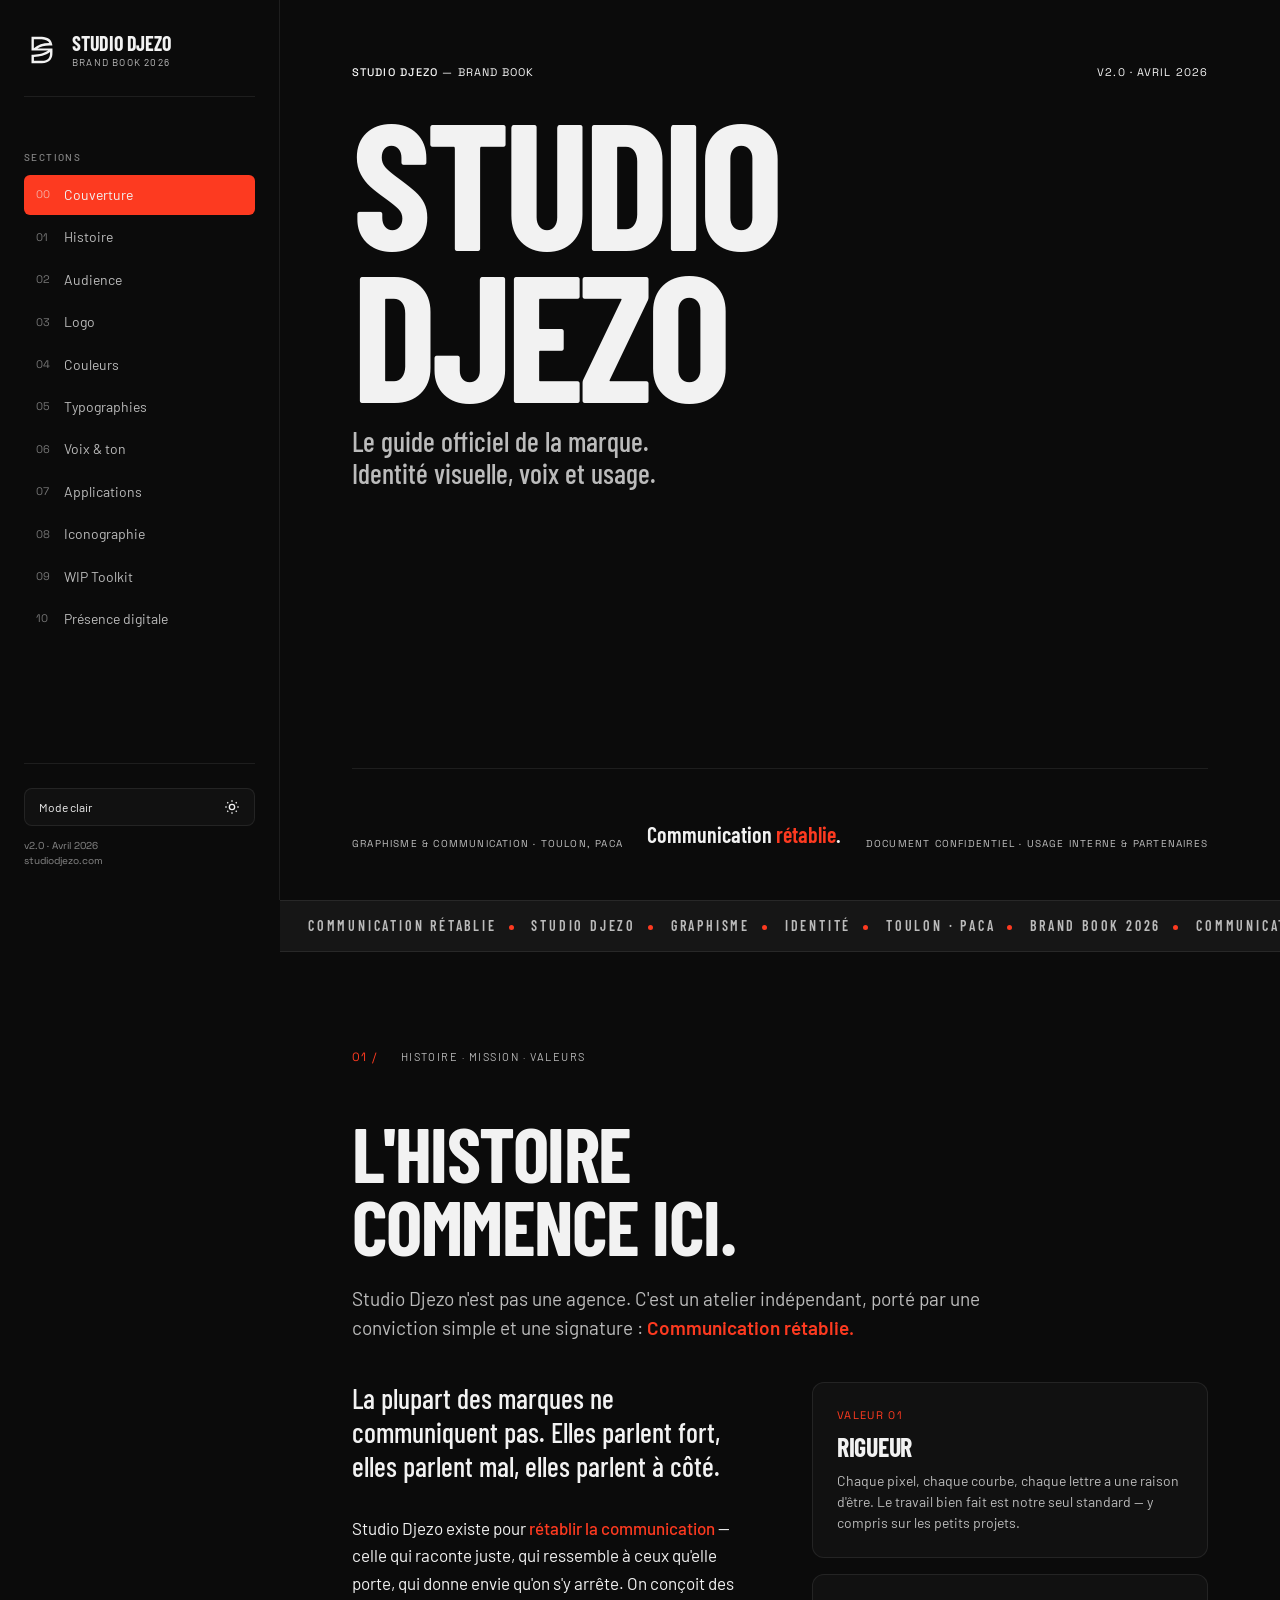
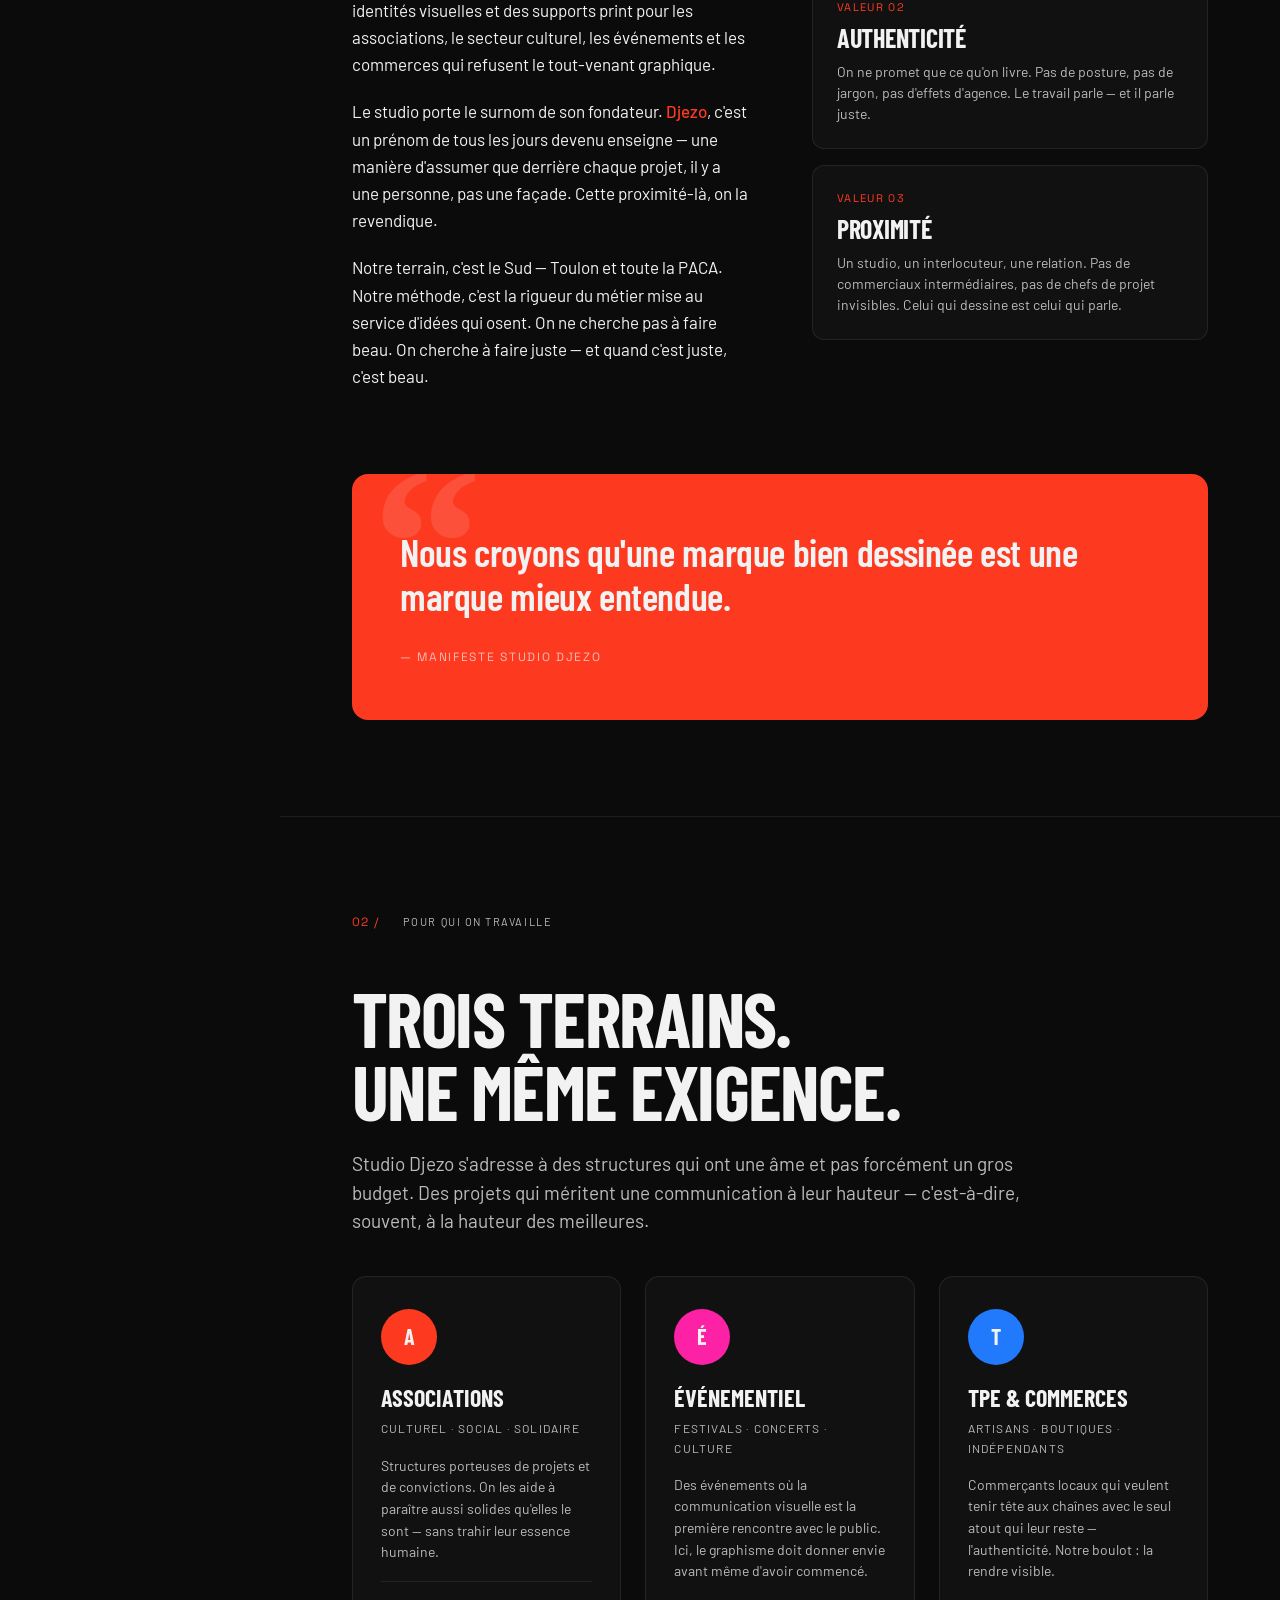
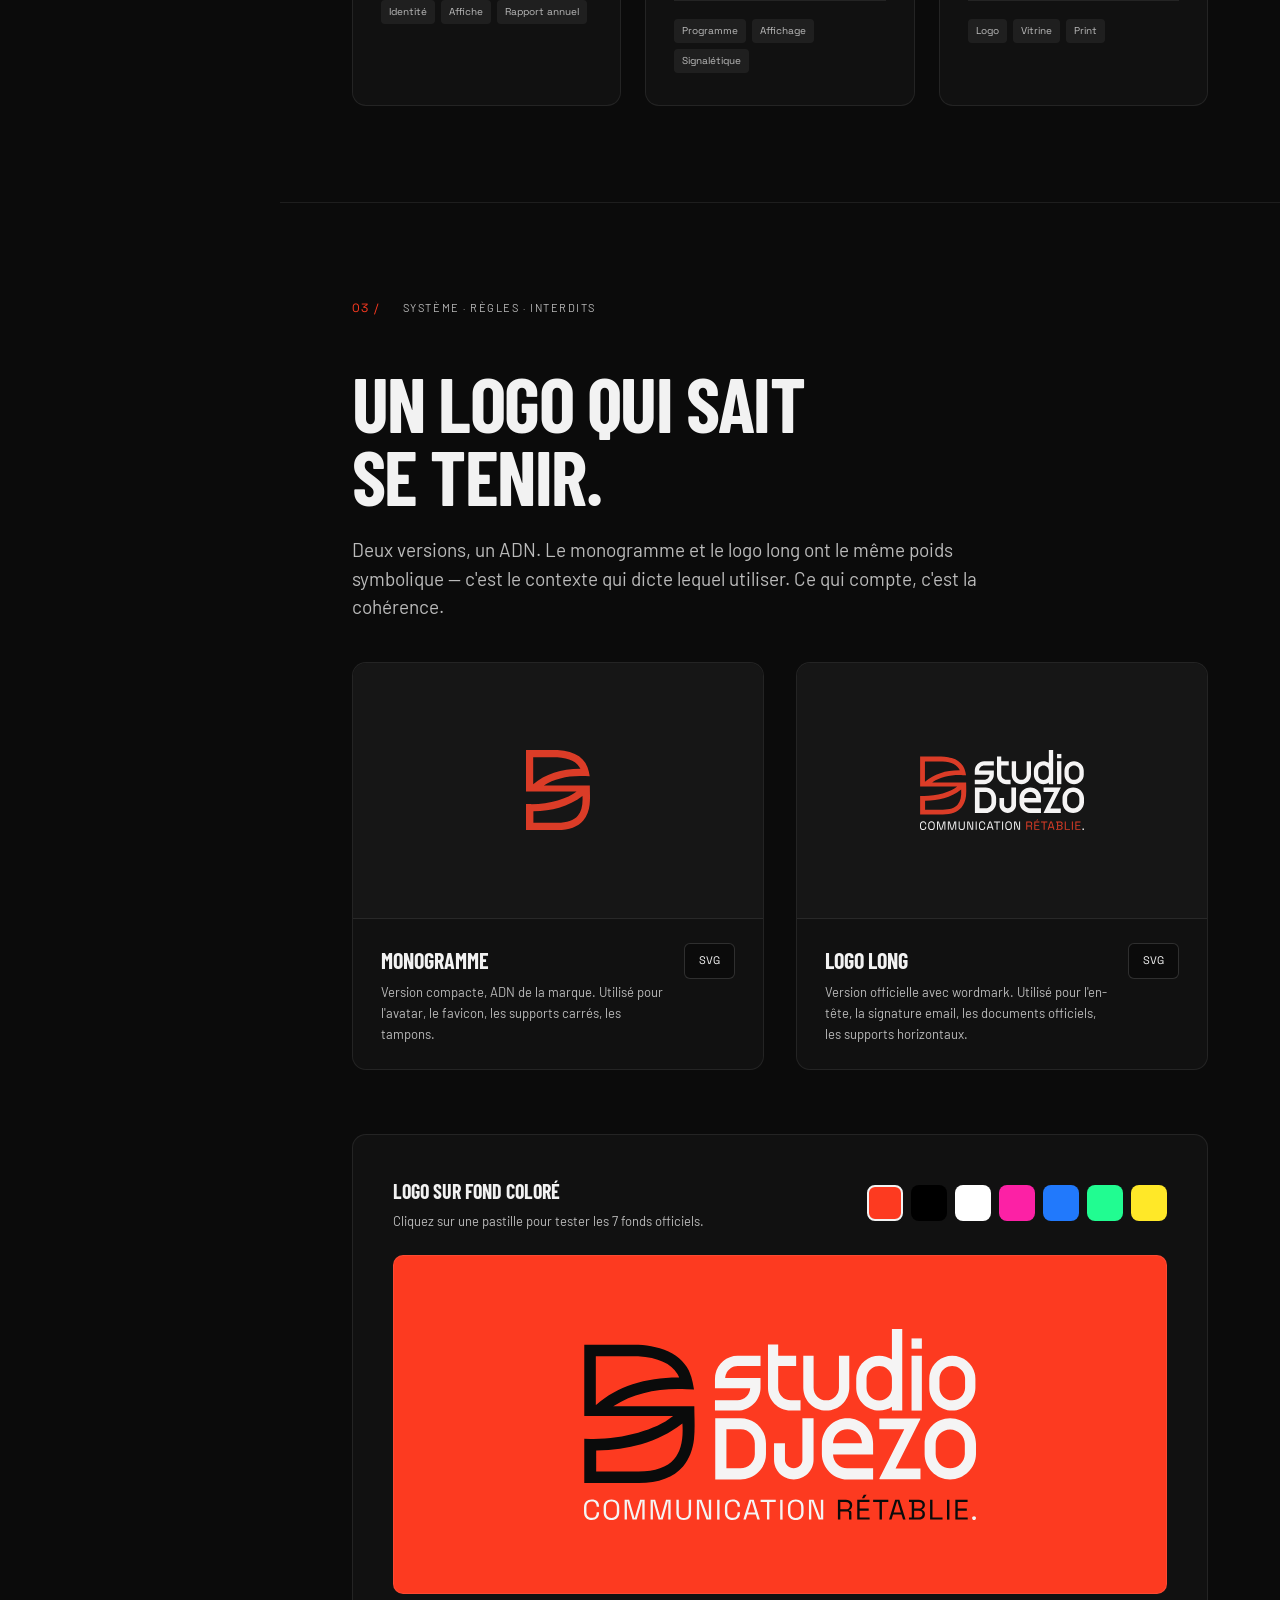
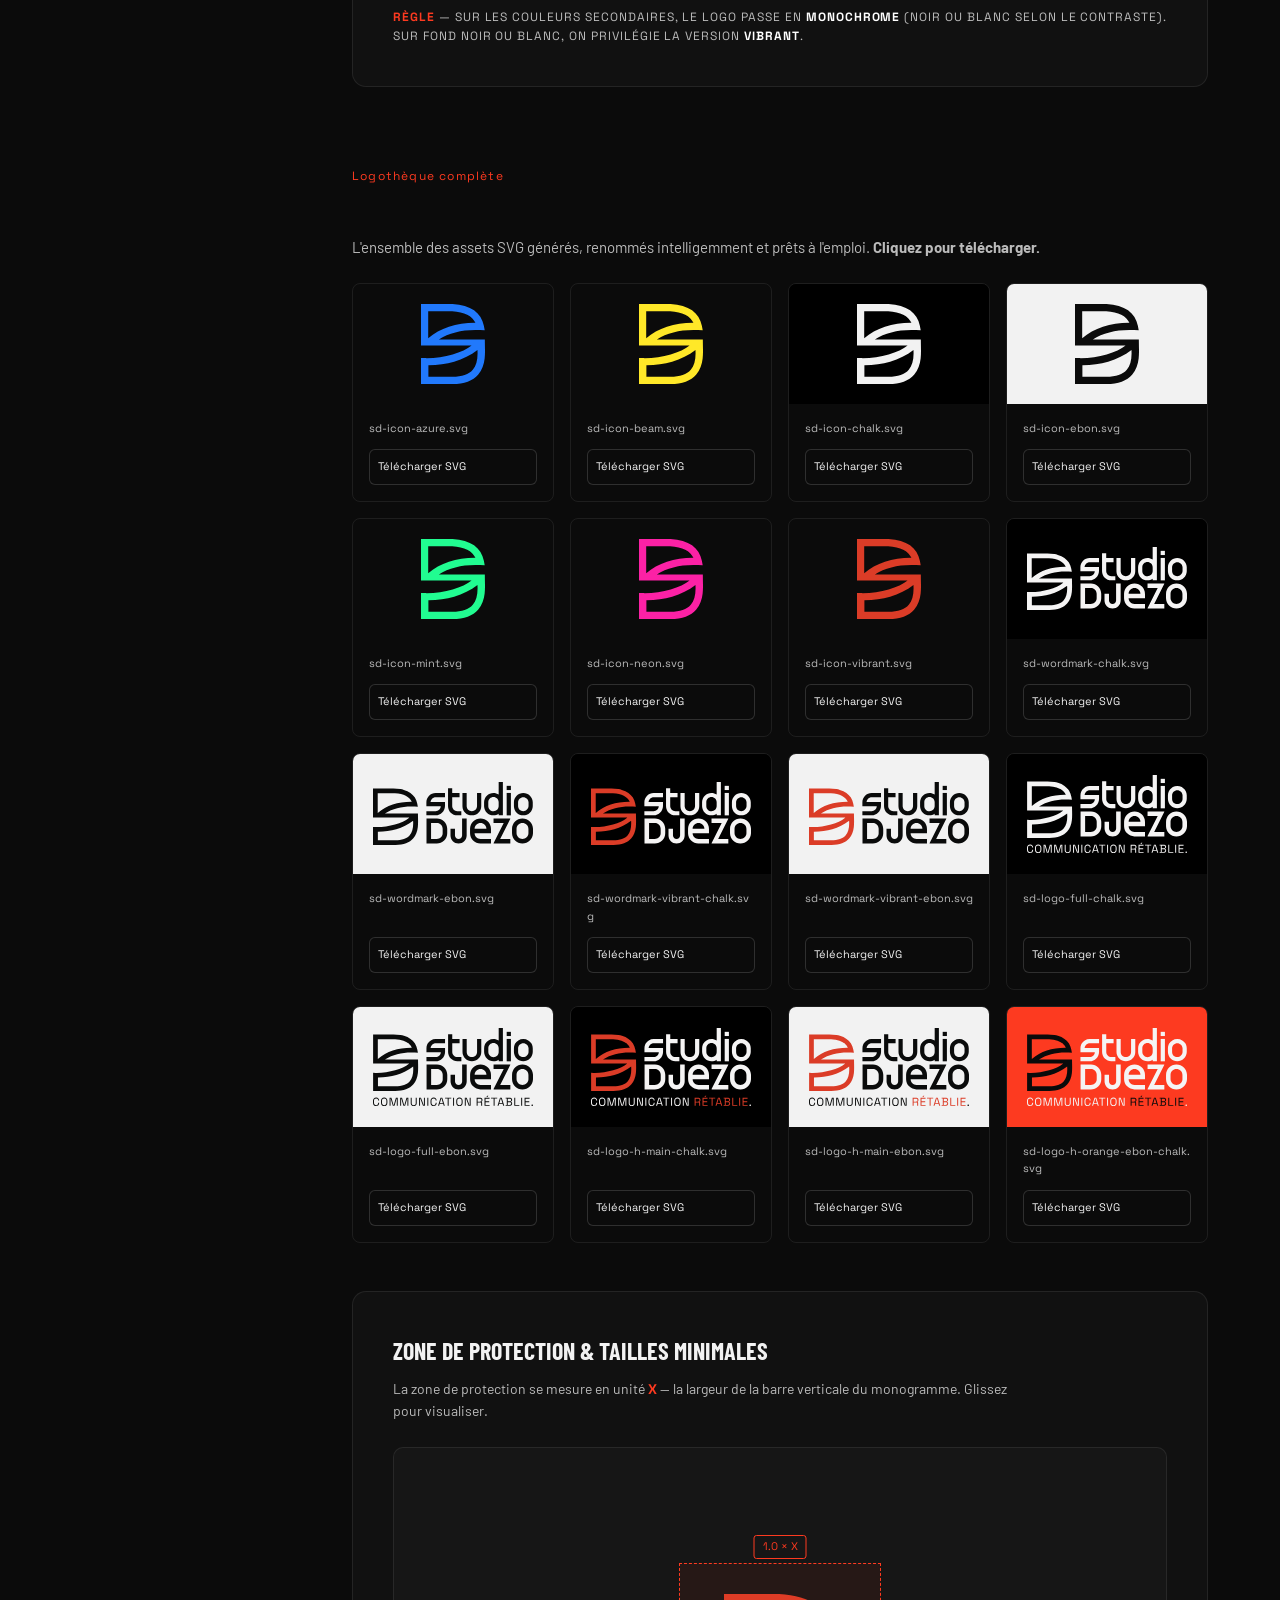
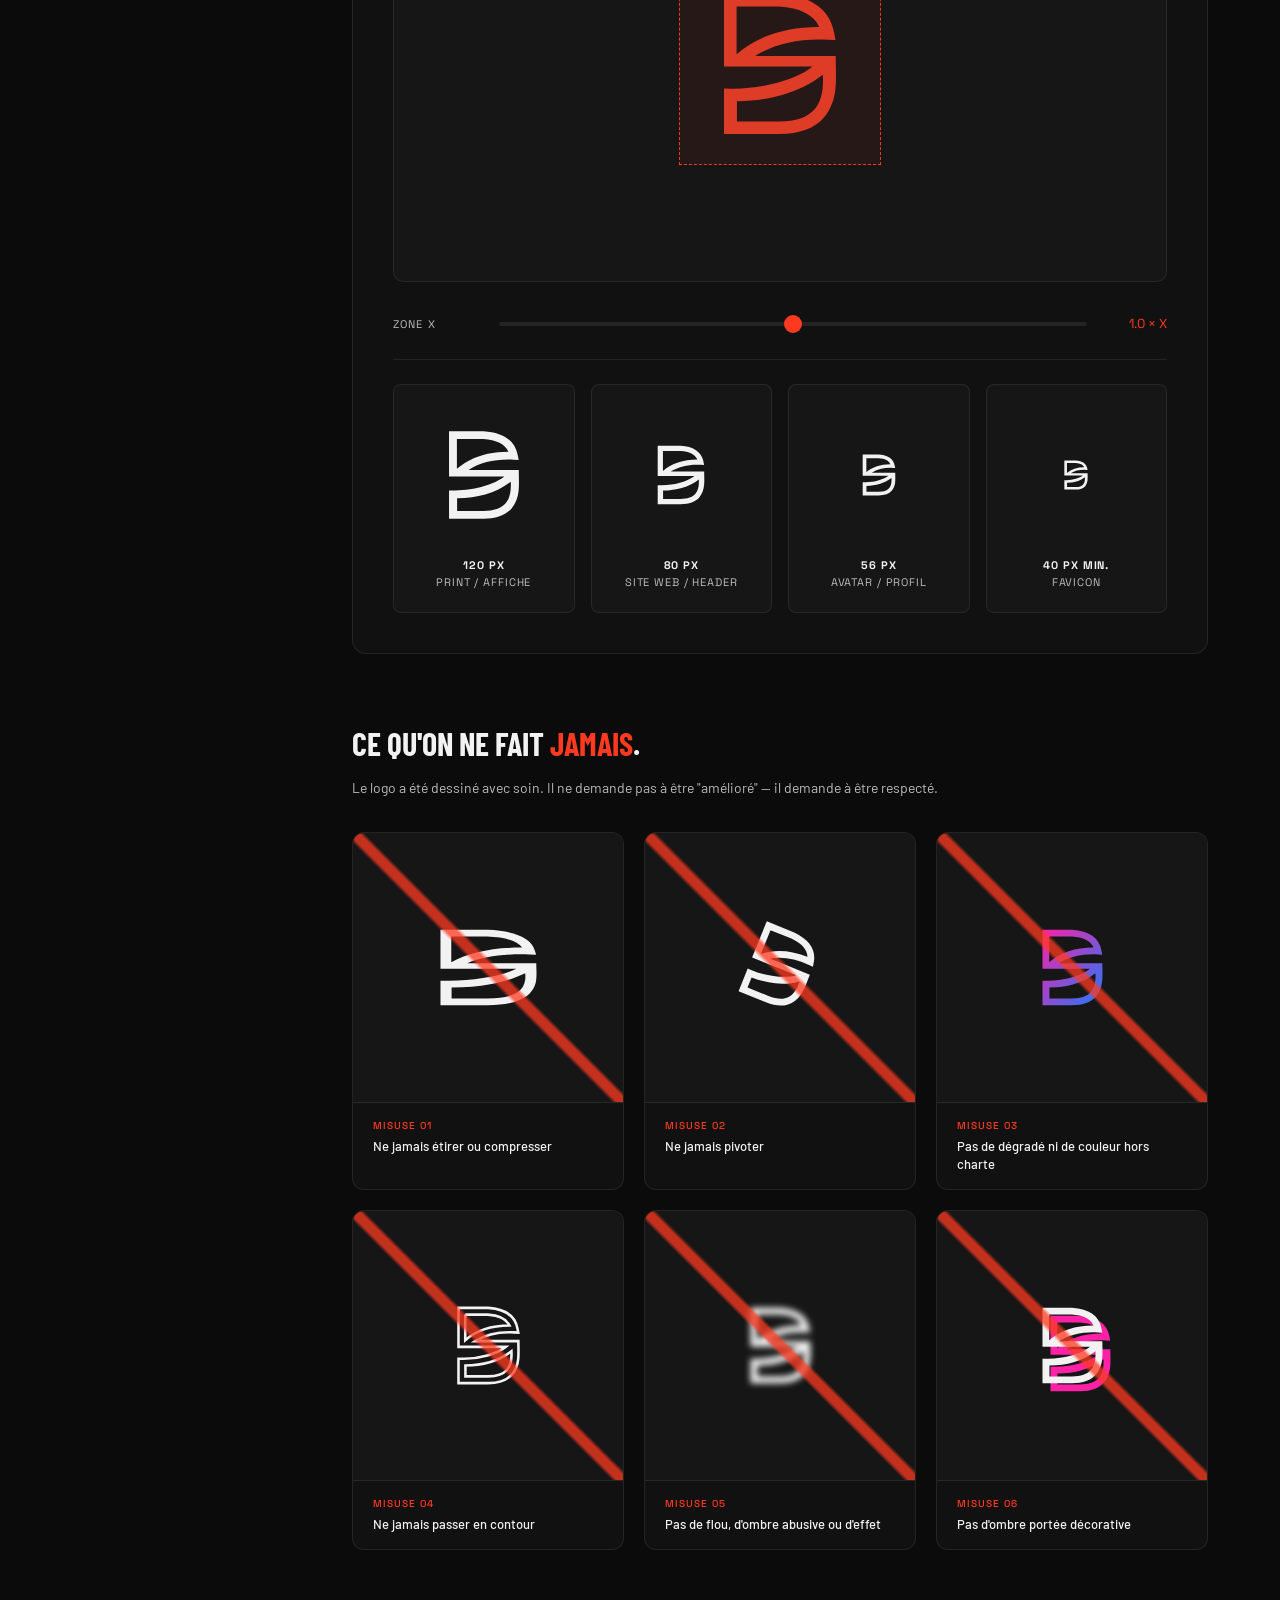
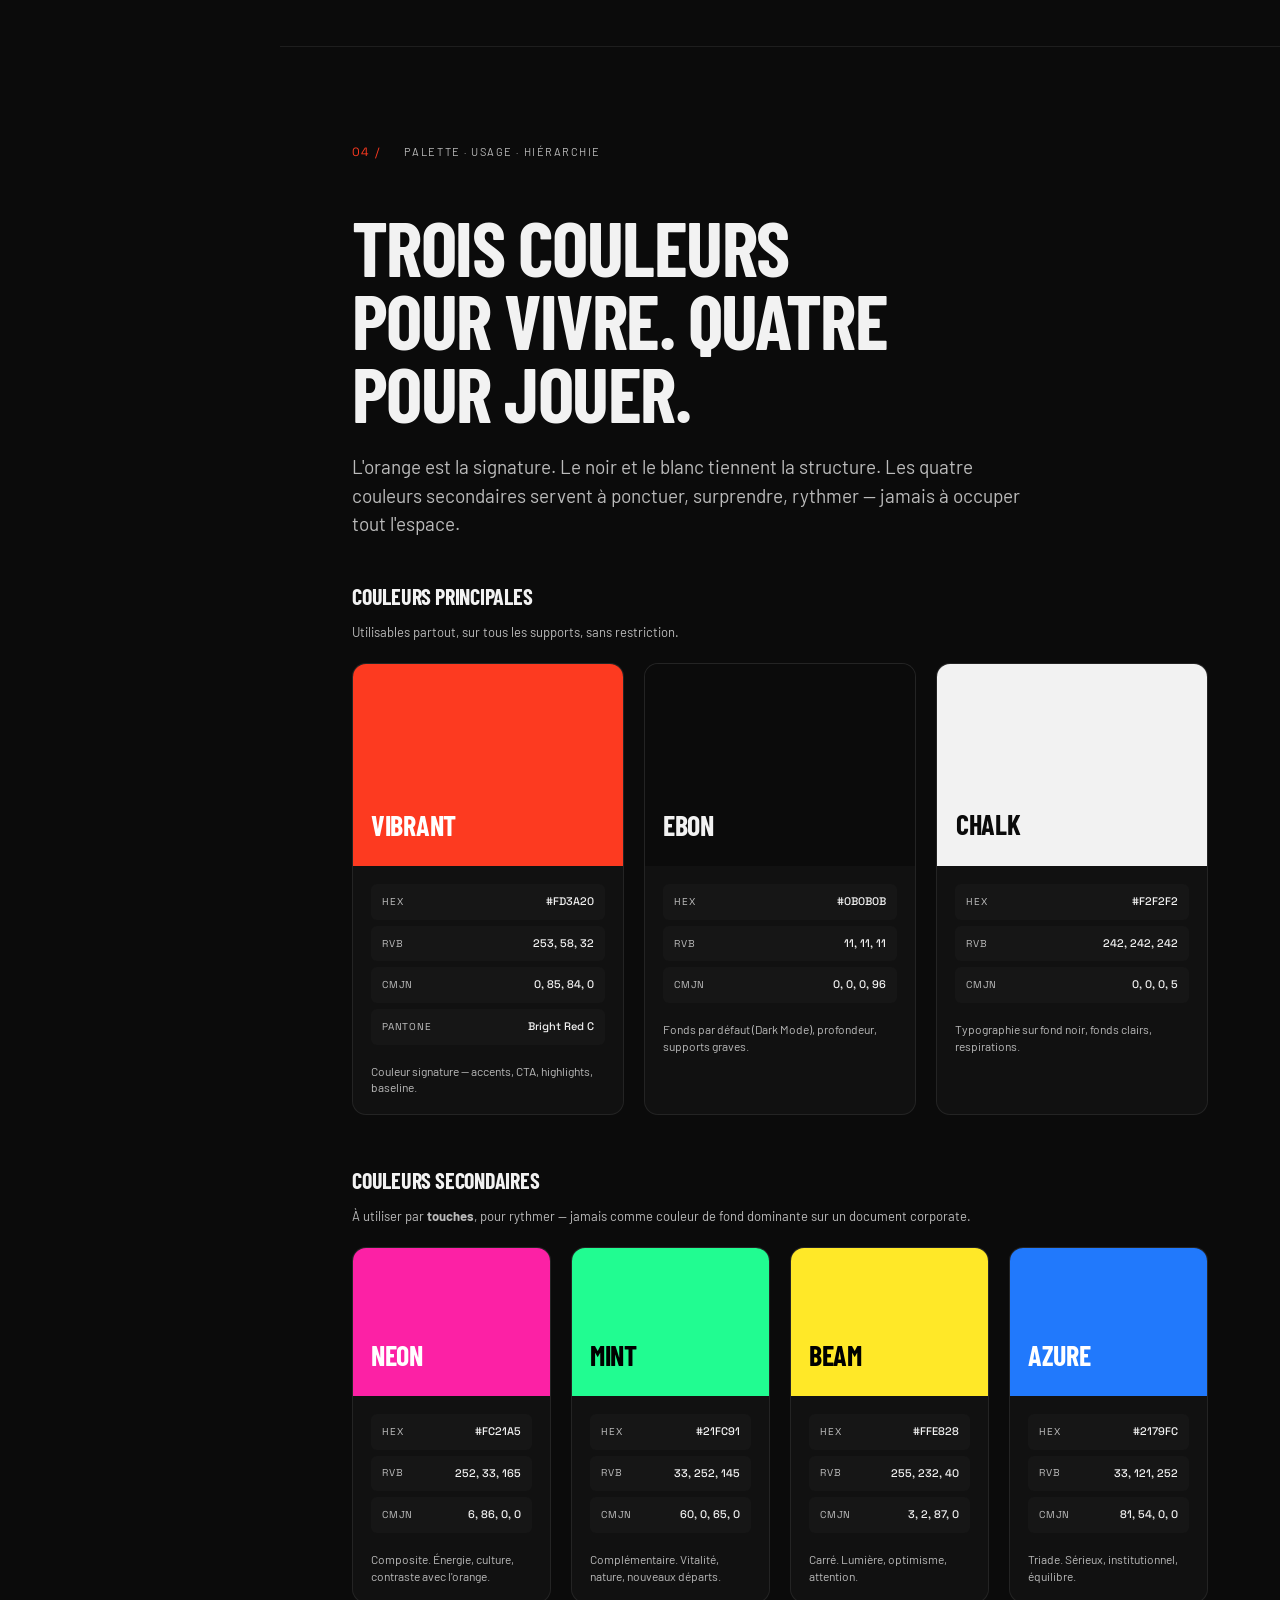
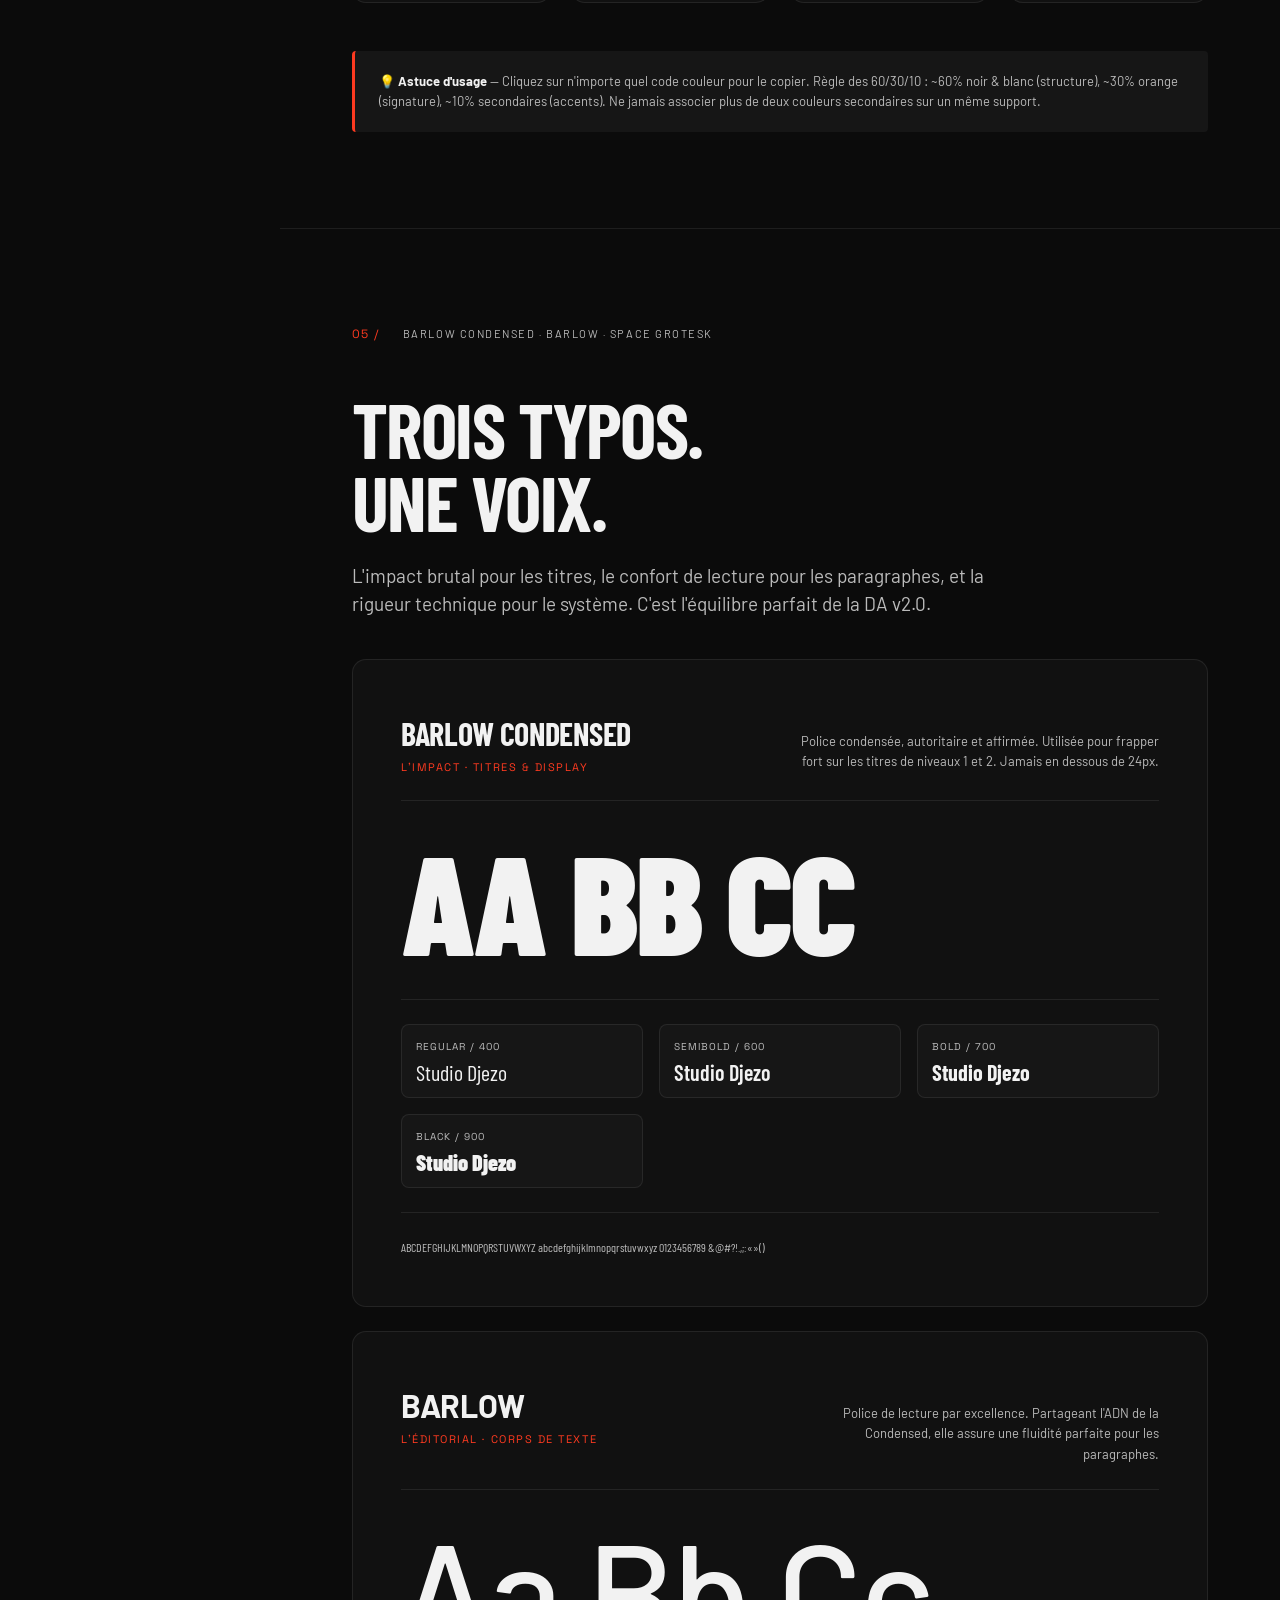
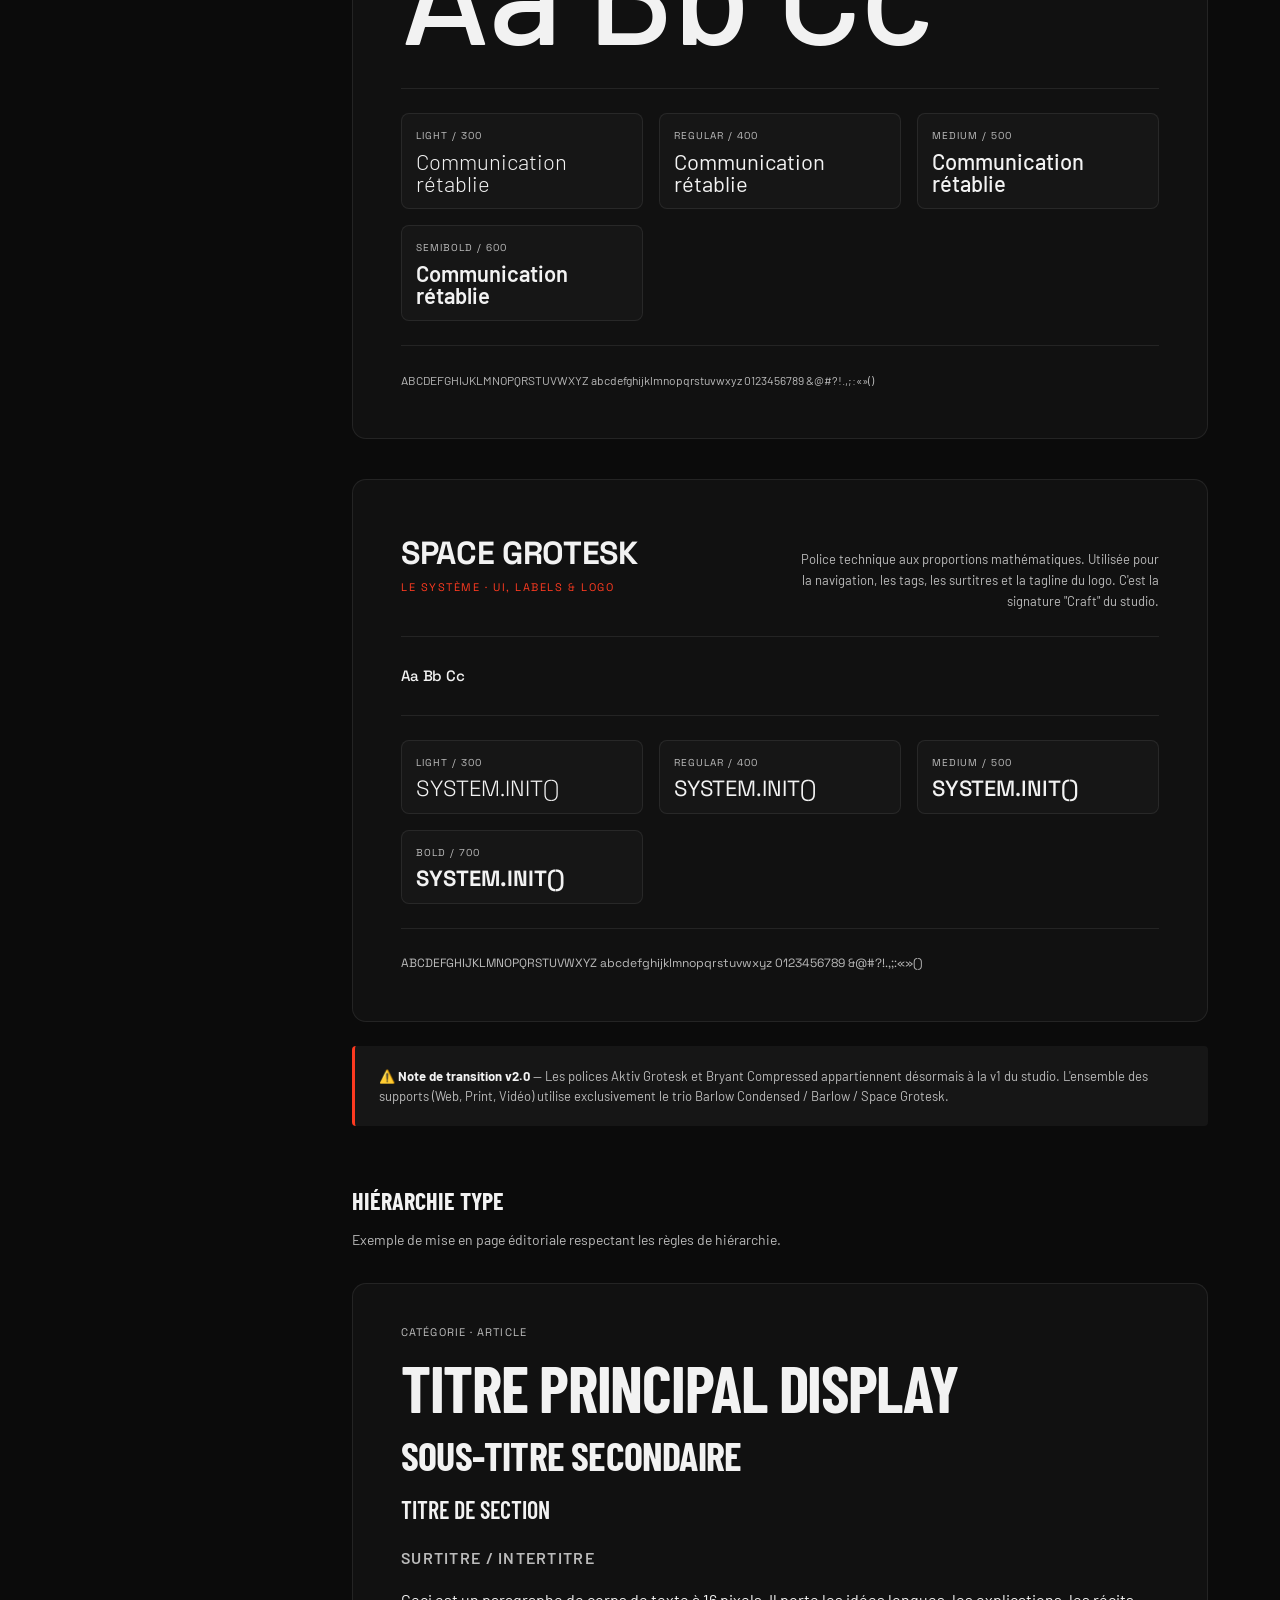
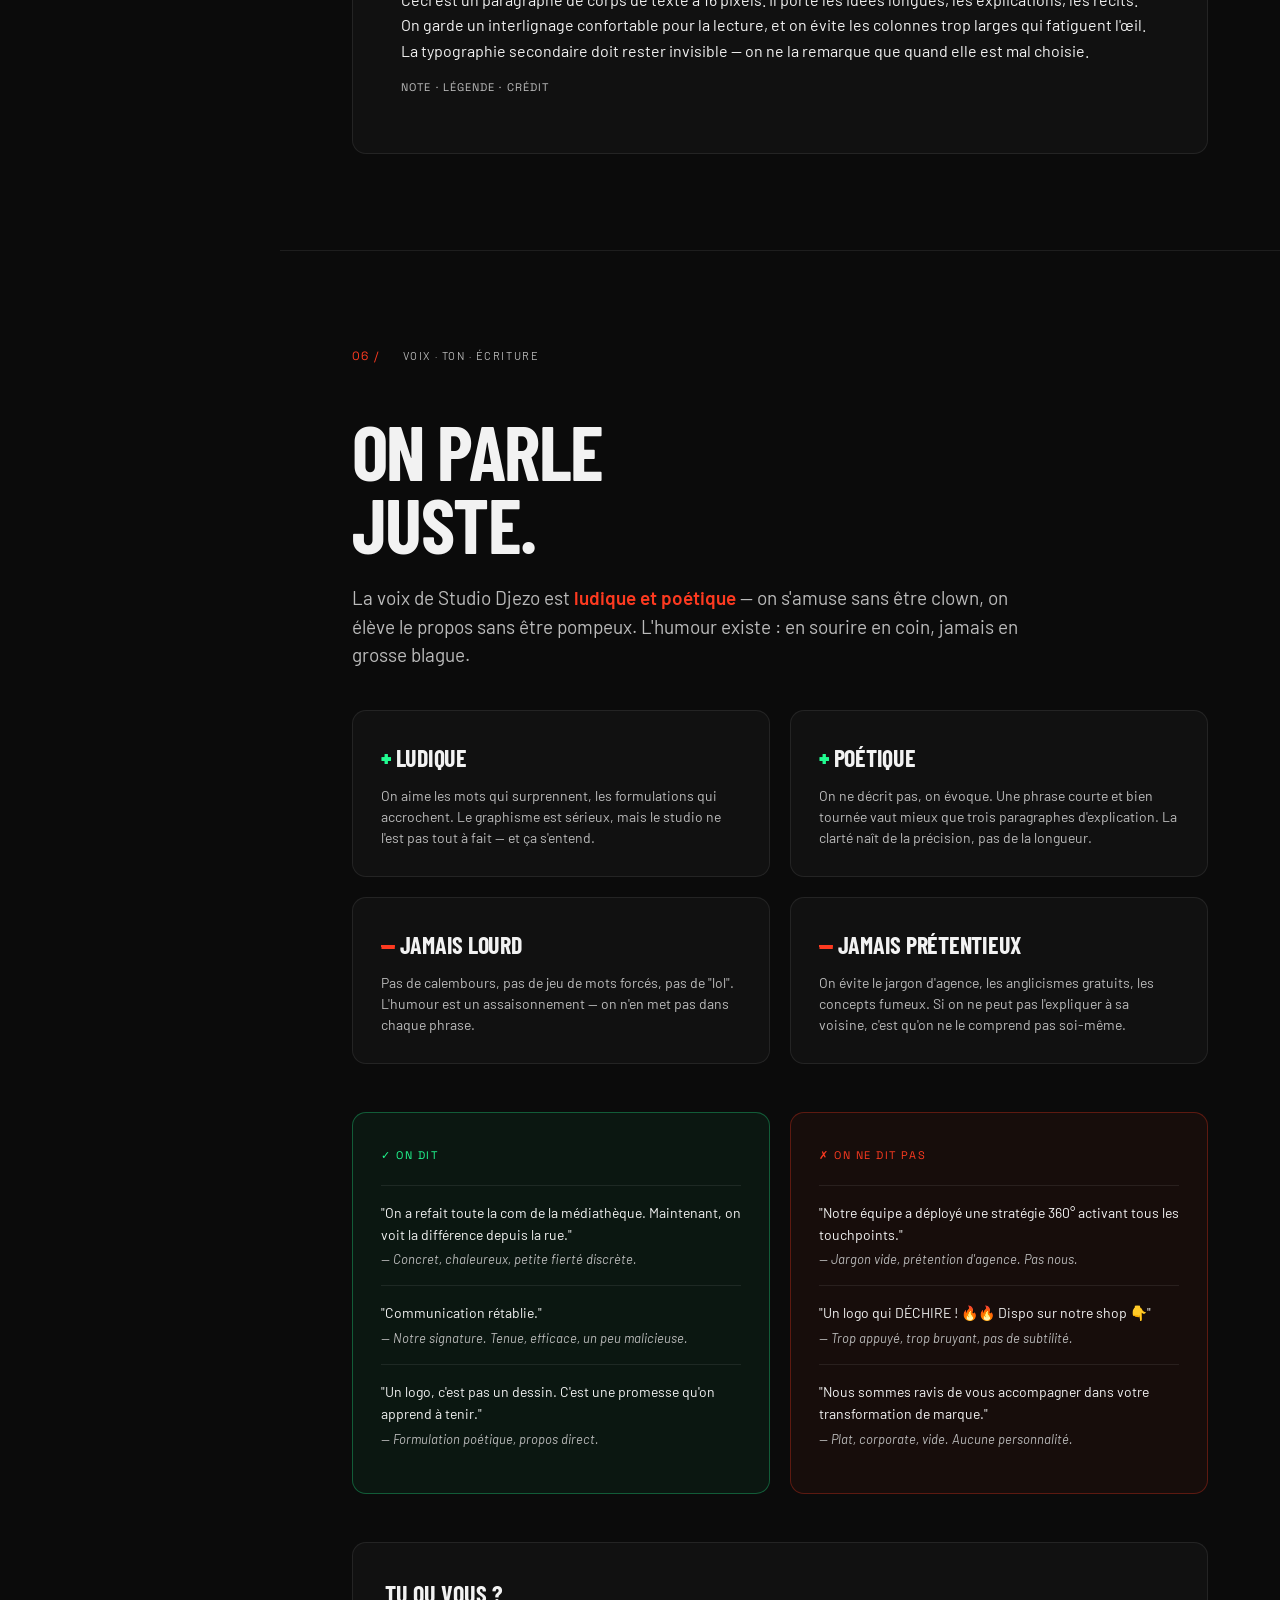
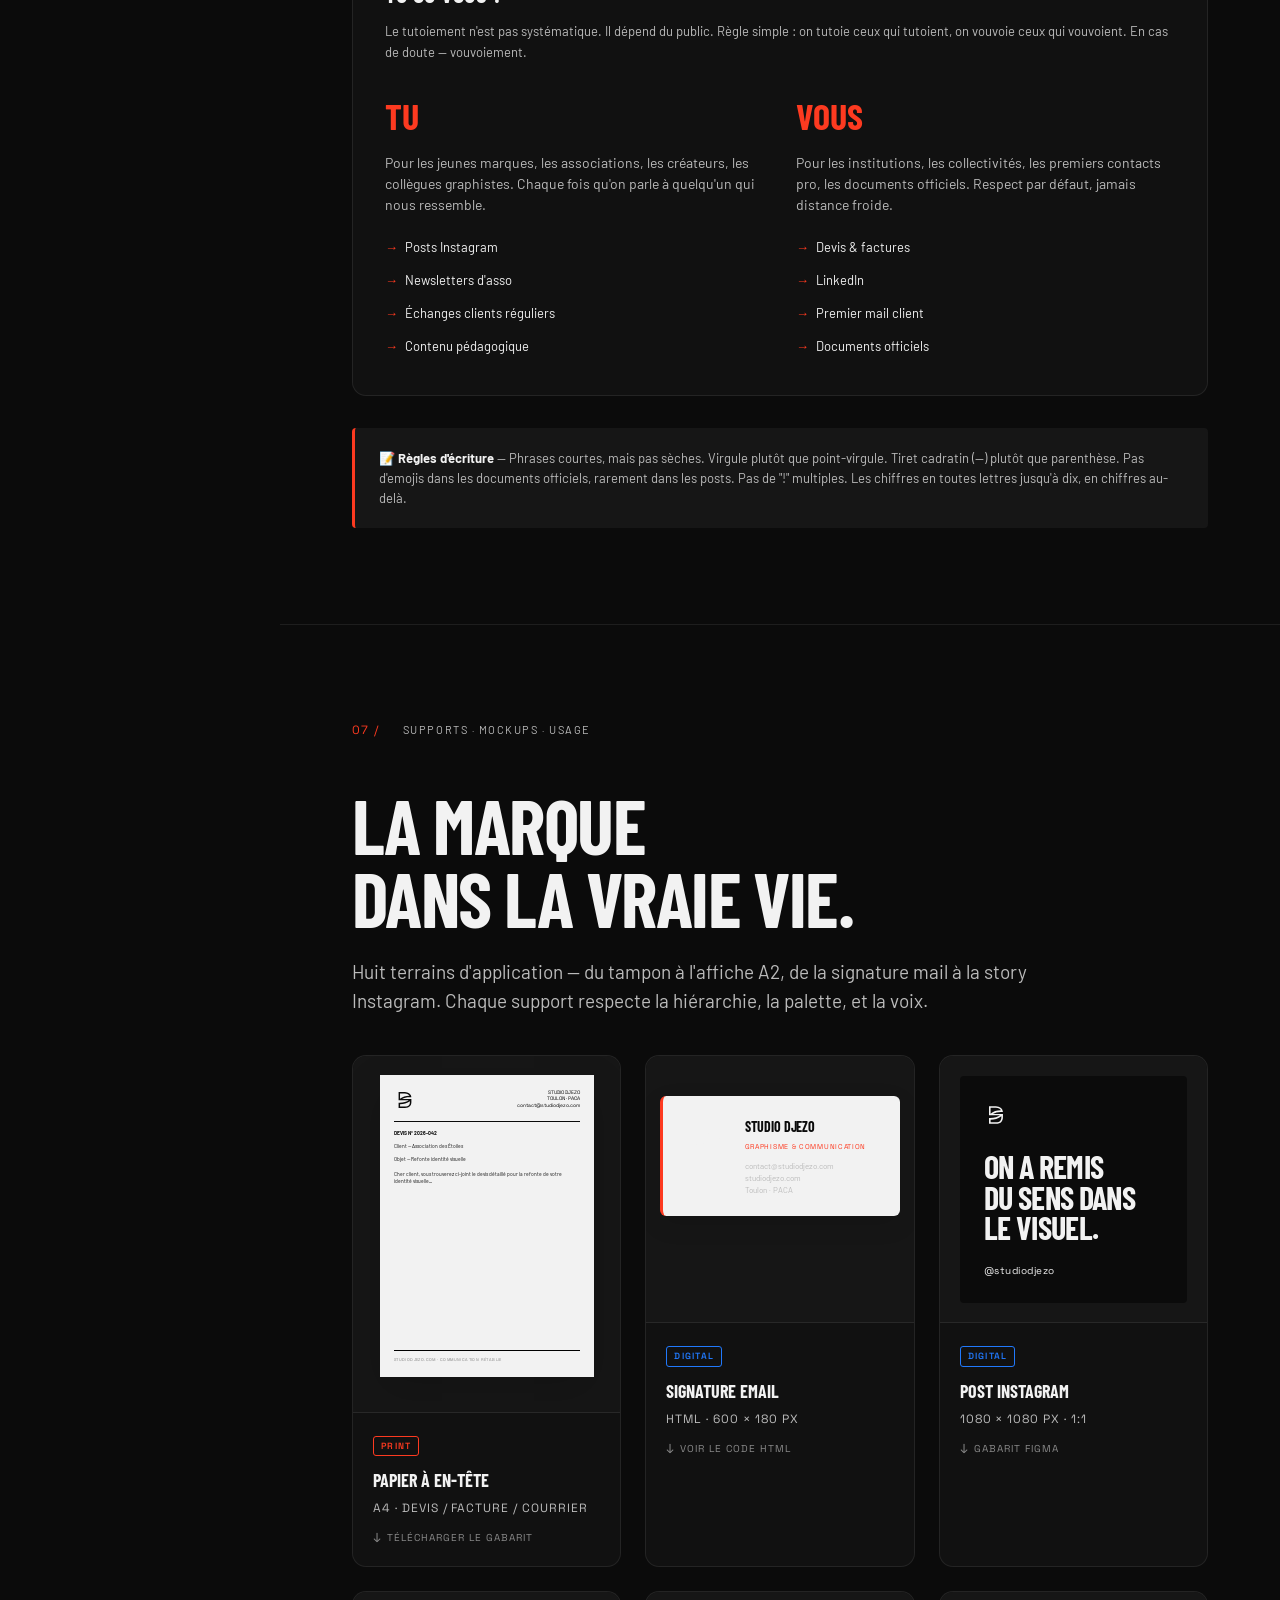
<file: brandbook/index.html>
<!DOCTYPE html>

<html lang="fr" data-theme="dark">



<head>

    <meta charset="UTF-8">

    <meta name="viewport" content="width=device-width, initial-scale=1.0">

    <title>Studio Djezo &mdash; Brand Book</title>

    <link rel="icon" type="image/svg+xml" href="assets/Favicon.svg">

    <link rel="preconnect" href="https://fonts.googleapis.com">

    <link rel="preconnect" href="https://fonts.gstatic.com" crossorigin>

    <link

        href="https://fonts.googleapis.com/css2?family=Barlow:wght@300;400;500;600&family=Barlow+Condensed:wght@400;600;700;900&family=Space+Grotesk:wght@300;400;500;700&family=JetBrains+Mono:wght@400;500&display=swap"

        rel="stylesheet">



    <style>

        /* ========================================

   STUDIO DJEZO &mdash; BRAND BOOK

   Theme tokens & base

   ======================================== */

        :root {

            --orange: #FD3A20;

            --black: #0B0B0B;

            --white: #F2F2F2;

            --pink: #FC21A5;

            --green: #21FC91;

            --yellow: #FFE828;

            --blue: #2179FC;



            --font-display: 'Barlow Condensed', sans-serif;

            --font-body: 'Barlow', sans-serif;

            --font-system: 'Space Grotesk', sans-serif;

            --font-mono: 'Space Grotesk', monospace;

        }



        [data-theme="dark"] {

            --bg: #0B0B0B;

            --bg-elev: #161616;

            --bg-card: #111111;

            --text: #F2F2F2;

            --text-dim: #BBBBBB;

            --text-muted: #888888;

            --border: rgba(255, 255, 255, 0.08);

            --border-strong: rgba(255, 255, 255, 0.15);

            --hover: #1f1f1f;

        }



        [data-theme="light"] {

            --bg: #fafaf8;

            --bg-elev: #ffffff;

            --bg-card: #ffffff;

            --text: #0a0a0a;

            --text-dim: #555555;

            --text-muted: #999999;

            --border: #e8e8e5;

            --border-strong: #d0d0cd;

            --hover: #f0f0ed;

        }



        * {

            margin: 0;

            padding: 0;

            box-sizing: border-box;

        }



        html {

            scroll-behavior: smooth;

        }



        body {

            font-family: var(--font-body);

            background: var(--bg);

            color: var(--text);

            line-height: 1.6;

            font-size: 15px;

            -webkit-font-smoothing: antialiased;

            -moz-osx-font-smoothing: grayscale;

            transition: background .3s ease, color .3s ease;

        }



        ::selection {

            background: var(--orange);

            color: var(--white);

        }



        /* ========================================

   LAYOUT &mdash; Sidebar sticky + main

   ======================================== */

        .layout {

            display: grid;

            grid-template-columns: 280px 1fr;

            min-height: 100vh;

        }



        /* ---- Sidebar ---- */

        .sidebar {

            position: sticky;

            top: 0;

            height: 100vh;

            border-right: 1px solid var(--border);

            background: var(--bg);

            padding: 32px 24px;

            display: flex;

            flex-direction: column;

            overflow-y: auto;

            z-index: 10;

        }



        .sidebar-brand {

            display: flex;

            align-items: center;

            gap: 12px;

            padding-bottom: 28px;

            border-bottom: 1px solid var(--border);

            margin-bottom: 28px;

        }



        .sidebar-brand .mark {

            width: 36px;

            height: 36px;

            flex-shrink: 0;

        }



        .sidebar-brand .mark svg {

            width: 100%;

            height: 100%;

        }



        .sidebar-brand .mark svg path:not([fill]) {

            fill: var(--text);

        }



        .sidebar-brand-text {

            font-family: var(--font-display);

            font-weight: 700;

            font-size: 20px;

            letter-spacing: -0.01em;

            line-height: 1;

        }



        .sidebar-brand-text small {

            display: block;

            font-family: var(--font-body);

            font-weight: 400;

            font-size: 10px;

            letter-spacing: 0.12em;

            text-transform: uppercase;

            color: var(--text-dim);

            margin-top: 4px;

        }



        .sidebar-label {

            font-size: 10px;

            text-transform: uppercase;

            letter-spacing: 0.14em;

            color: var(--text-muted);

            margin: 24px 0 10px;

            font-weight: 500;

        }



        .sidebar-label:first-of-type {

            margin-top: 0;

        }



        .sidebar-nav {

            display: flex;

            flex-direction: column;

            gap: 2px;

        }



        .sidebar-nav a {

            color: var(--text-dim);

            text-decoration: none;

            padding: 9px 12px;

            border-radius: 6px;

            font-size: 14px;

            transition: all .15s ease;

            display: flex;

            align-items: center;

            gap: 10px;

        }



        .sidebar-nav a:hover {

            background: var(--hover);

            color: var(--text);

        }



        .sidebar-nav a.active {

            background: var(--orange);

            color: var(--white);

        }



        .sidebar-nav a .num {

            font-family: var(--font-mono);

            font-size: 11px;

            opacity: .6;

            min-width: 18px;

        }



        .sidebar-foot {

            margin-top: auto;

            padding-top: 24px;

            border-top: 1px solid var(--border);

            display: flex;

            flex-direction: column;

            gap: 12px;

        }



        .theme-toggle {

            display: flex;

            align-items: center;

            justify-content: space-between;

            padding: 10px 14px;

            background: var(--bg-card);

            border: 1px solid var(--border);

            border-radius: 8px;

            cursor: pointer;

            font-family: var(--font-body);

            font-size: 12px;

            color: var(--text);

            transition: all .15s ease;

        }



        .theme-toggle:hover {

            border-color: var(--border-strong);

        }



        .theme-toggle svg {

            width: 16px;

            height: 16px;

        }



        .sidebar-meta {

            font-family: var(--font-mono);

            font-size: 10px;

            color: var(--text-muted);

            line-height: 1.5;

        }



        /* ---- Floating Brand (Mix Blend Mode) ---- */

        .floating-brand {

            position: fixed;

            top: 2.5rem;

            right: 72px;

            font-family: var(--font-system);

            font-size: .65rem;

            letter-spacing: 3px;

            text-transform: uppercase;

            color: #fff;

            font-weight: 500;

            mix-blend-mode: difference;

            z-index: 900;

            pointer-events: none;

        }



        @media (max-width: 900px) {

            .layout {

                grid-template-columns: 1fr;

            }

            .sidebar {

                height: auto;

                position: relative;

                padding: 24px;

            }

            .floating-brand {

                display: none;

            }

        }



        /* ---- Main ---- */

        .main {

            min-width: 0;

        }



        .section {

            padding: 96px 72px;

            max-width: 1280px;

            border-bottom: 1px solid var(--border);

            scroll-margin-top: 0;

        }



        .section-head {

            display: flex;

            align-items: baseline;

            gap: 24px;

            margin-bottom: 48px;

        }



        .section-num {

            font-family: var(--font-mono);

            font-size: 12px;

            color: var(--orange);

            letter-spacing: 0.1em;

        }



        .section-kicker {

            font-size: 11px;

            text-transform: uppercase;

            letter-spacing: 0.14em;

            color: var(--text-dim);

        }



        .section h2 {

            font-family: var(--font-display);

            font-weight: 700;

            font-size: clamp(48px, 6vw, 88px);

            line-height: .95;

            letter-spacing: -0.02em;

            margin-bottom: 24px;

            text-transform: uppercase;

        }



        .section .lead {

            font-size: 19px;

            line-height: 1.5;

            color: var(--text-dim);

            max-width: 680px;

            margin-bottom: 40px;

        }



        /* ========================================

   COVER / HERO

   ======================================== */

        .cover {

            min-height: 100vh;

            display: flex;

            flex-direction: column;

            justify-content: space-between;

            padding: 64px 72px 48px;

            position: relative;

            overflow: hidden;

            background: var(--bg);

        }



        .cover-top {

            position: fixed;

            top: 64px;

            left: calc(280px + 72px);

            right: 72px;

            z-index: 900;

            display: flex;

            justify-content: space-between;

            align-items: flex-start;

            font-family: var(--font-mono);

            font-size: 11px;

            letter-spacing: 0.1em;

            text-transform: uppercase;

            color: #fff;

            mix-blend-mode: difference;

            pointer-events: none;

        }



        .cover-top strong {

            color: #fff;

            font-weight: 500;

        }



        .cover-center {

            display: grid;

            grid-template-columns: 1fr auto;

            align-items: end;

            gap: 48px;

            padding: 40px 0;

        }



        .cover-title {

            font-family: var(--font-display);

            font-weight: 700;

            font-size: clamp(80px, 14vw, 220px);

            line-height: .85;

            letter-spacing: -0.03em;

            text-transform: uppercase;

            margin-bottom: 16px;

        }



        .cover-sub {

            font-family: var(--font-display);

            font-weight: 500;

            font-size: 28px;

            line-height: 1.15;

            color: var(--text-dim);

            max-width: 480px;

        }



        .cover-mark {

            width: clamp(180px, 22vw, 360px);

            aspect-ratio: 1;

            display: flex;

            align-items: center;

            justify-content: center;

        }



        .cover-mark svg {

            width: 100%;

            height: 100%;

        }



        .cover-bottom {

            display: flex;

            justify-content: space-between;

            align-items: flex-end;

            font-family: var(--font-mono);

            font-size: 10px;

            letter-spacing: 0.12em;

            text-transform: uppercase;

            color: var(--text-dim);

            padding-top: 48px;

            border-top: 1px solid var(--border);

        }



        .cover-bottom .tagline {

            font-family: var(--font-display);

            font-weight: 600;

            font-size: 22px;

            letter-spacing: 0;

            text-transform: none;

            color: var(--text);

        }



        .cover-bottom .tagline .orange {

            color: var(--orange);

        }



        /* Marquee decorative */

        .marquee {

            overflow: hidden;

            white-space: nowrap;

            padding: 14px 0;

            border-top: 1px solid var(--border);

            border-bottom: 1px solid var(--border);

            background: var(--bg-elev);

            font-family: var(--font-display);

            font-weight: 600;

            font-size: 14px;

            letter-spacing: 0.2em;

            text-transform: uppercase;

            color: var(--text-dim);

        }



        .marquee-track {

            display: inline-block;

            animation: marquee 40s linear infinite;

        }



        .marquee span {

            margin: 0 28px;

        }



        .marquee span.dot {

            font-size: 0;

            display: inline-block;

            width: 5px;

            height: 5px;

            background: var(--orange);

            border-radius: 50%;

            vertical-align: middle;

            margin: 0 -16px;

        }



        @keyframes marquee {

            0% {

                transform: translateX(0);

            }



            100% {

                transform: translateX(-50%);

            }

        }



        /* ========================================

   BRAND STORY

   ======================================== */

        .story-grid {

            display: grid;

            grid-template-columns: 1fr 1fr;

            gap: 64px;

            align-items: start;

        }



        .story-body p {

            font-size: 17px;

            line-height: 1.6;

            color: var(--text);

            margin-bottom: 20px;

        }



        .story-body p.large {

            font-family: var(--font-display);

            font-weight: 500;

            font-size: 28px;

            line-height: 1.2;

            color: var(--text);

            margin-bottom: 32px;

        }



        .story-body em {

            color: var(--orange);

            font-style: normal;

            font-weight: 500;

        }



        .pillars {

            display: flex;

            flex-direction: column;

            gap: 16px;

        }



        .pillar {

            border: 1px solid var(--border);

            border-radius: 12px;

            padding: 24px;

            background: var(--bg-card);

            transition: transform .35s cubic-bezier(.22,1,.36,1), box-shadow .35s ease, border-color .2s ease;

        }



        .pillar:hover {

            border-color: var(--orange);

            transform: translateY(-4px);

            box-shadow:

                0 0 0 1px var(--orange),

                0 16px 48px rgba(253, 58, 32, .18),

                0 4px 16px rgba(0, 0, 0, .4);

        }



        .pillar-num {

            font-family: var(--font-mono);

            font-size: 11px;

            color: var(--orange);

            letter-spacing: 0.12em;

            margin-bottom: 8px;

        }



        .pillar-title {

            font-family: var(--font-display);

            font-weight: 700;

            font-size: 26px;

            line-height: 1.1;

            text-transform: uppercase;

            letter-spacing: -0.01em;

            margin-bottom: 8px;

        }



        .pillar-desc {

            font-size: 14px;

            line-height: 1.5;

            color: var(--text-dim);

        }



        /* Manifesto block */

        .manifesto {

            margin-top: 64px;

            padding: 56px 48px;

            background: var(--orange);

            color: var(--white);

            border-radius: 16px;

            font-family: var(--font-display);

            font-weight: 600;

            font-size: clamp(28px, 3vw, 44px);

            line-height: 1.15;

            letter-spacing: -0.01em;

            position: relative;

            overflow: hidden;

        }



        .manifesto::before {

            content: '“';

            position: absolute;

            top: -40px;

            left: 20px;

            font-size: 220px;

            opacity: 0.12;

            font-family: Georgia, serif;

            line-height: 1;

        }



        .manifesto-sign {

            display: block;

            margin-top: 32px;

            font-family: var(--font-mono);

            font-weight: 400;

            font-size: 12px;

            letter-spacing: 0.14em;

            text-transform: uppercase;

            opacity: .7;

        }



        /* ========================================

   AUDIENCE

   ======================================== */

        .audience-grid {

            display: grid;

            grid-template-columns: repeat(3, 1fr);

            gap: 24px;

        }



        .persona {

            border: 1px solid var(--border);

            border-radius: 14px;

            padding: 32px 28px;

            background: var(--bg-card);

            transition: transform .35s cubic-bezier(.22,1,.36,1), box-shadow .35s ease, border-color .2s ease;

            position: relative;

            overflow: hidden;

        }



        .persona:hover {

            border-color: var(--orange);

            transform: translateY(-4px);

            box-shadow:

                0 0 0 1px var(--orange),

                0 16px 48px rgba(253, 58, 32, .18),

                0 4px 16px rgba(0, 0, 0, .4);

        }



        .persona-icon {

            width: 56px;

            height: 56px;

            border-radius: 50%;

            display: flex;

            align-items: center;

            justify-content: center;

            margin-bottom: 20px;

            font-family: var(--font-display);

            font-weight: 700;

            font-size: 22px;

            color: var(--white);

        }



        .persona:nth-child(1) .persona-icon {

            background: var(--orange);

        }



        .persona:nth-child(2) .persona-icon {

            background: var(--pink);

        }



        .persona:nth-child(3) .persona-icon {

            background: var(--blue);

        }



        .persona h3 {

            font-family: var(--font-display);

            font-weight: 700;

            font-size: 24px;

            text-transform: uppercase;

            line-height: 1.1;

            margin-bottom: 8px;

        }



        .persona-sub {

            font-size: 12px;

            text-transform: uppercase;

            letter-spacing: 0.1em;

            color: var(--text-dim);

            margin-bottom: 16px;

        }



        .persona p {

            font-size: 14px;

            color: var(--text-dim);

            line-height: 1.55;

        }



        .persona-tags {

            display: flex;

            flex-wrap: wrap;

            gap: 6px;

            margin-top: 18px;

            padding-top: 18px;

            border-top: 1px solid var(--border);

        }



        .persona-tags span {

            font-family: var(--font-mono);

            font-size: 10px;

            padding: 4px 8px;

            background: var(--hover);

            border-radius: 4px;

            color: var(--text-dim);

        }



        /* ========================================

   LOGO SYSTEM

   ======================================== */

        .logo-system {

            display: grid;

            grid-template-columns: 1fr 1fr;

            gap: 32px;

            margin-bottom: 64px;

        }



        .logo-card {

            background: var(--bg-card);

            border: 1px solid var(--border);

            border-radius: 14px;

            overflow: hidden;

        }



        .logo-card-preview {

            aspect-ratio: 16 / 10;

            display: flex;

            align-items: center;

            justify-content: center;

            padding: 48px;

            background: var(--bg-elev);

            border-bottom: 1px solid var(--border);

        }



        .logo-card-preview svg {

            max-width: 80%;

            max-height: 80%;

        }



        .logo-card-info {

            padding: 24px 28px;

            display: flex;

            justify-content: space-between;

            align-items: flex-start;

            gap: 16px;

        }



        .logo-card-info h3 {

            font-family: var(--font-display);

            font-weight: 700;

            font-size: 22px;

            text-transform: uppercase;

            margin-bottom: 4px;

        }



        .logo-card-info p {

            font-size: 13px;

            color: var(--text-dim);

        }



        .download-btns {

            display: flex;

            gap: 8px;

        }



        .btn-download {

            display: inline-flex;

            align-items: center;

            gap: 6px;

            padding: 8px 14px;

            background: var(--bg);

            border: 1px solid var(--border-strong);

            border-radius: 6px;

            font-family: var(--font-mono);

            font-size: 11px;

            color: var(--text);

            text-decoration: none;

            cursor: pointer;

            transition: all .15s ease;

        }



        .btn-download:hover {

            background: var(--orange);

            color: var(--white);

            border-color: var(--orange);

        }



        /* Logo on background tester */

        .bg-tester {

            background: var(--bg-card);

            border: 1px solid var(--border);

            border-radius: 14px;

            padding: 40px;

            margin-bottom: 64px;

        }



        .bg-tester-head {

            display: flex;

            justify-content: space-between;

            align-items: center;

            margin-bottom: 24px;

            flex-wrap: wrap;

            gap: 16px;

        }



        .bg-tester-title {

            font-family: var(--font-display);

            font-weight: 700;

            font-size: 20px;

            text-transform: uppercase;

        }



        .bg-swatches {

            display: flex;

            gap: 8px;

            flex-wrap: wrap;

        }



        .bg-swatch {

            width: 36px;

            height: 36px;

            border-radius: 8px;

            cursor: pointer;

            border: 2px solid transparent;

            transition: all .15s ease;

            position: relative;

        }



        .bg-swatch:hover {

            transform: scale(1.08);

        }



        .bg-swatch.active {

            border-color: var(--text);

            box-shadow: 0 0 0 3px var(--bg-card);

        }



        .bg-preview {

            aspect-ratio: 16 / 7;

            border-radius: 10px;

            display: flex;

            align-items: center;

            justify-content: center;

            transition: background .3s ease;

            border: 1px solid var(--border);

            padding: 40px 60px;

        }



        .bg-preview>div {

            width: 60%;

            max-width: 520px;

            display: flex;

            align-items: center;

            justify-content: center;

        }



        .bg-preview svg {

            width: 100%;

            height: auto;

            display: block;

        }



        /* Construction / zone de protection */

        .protection-block {

            background: var(--bg-card);

            border: 1px solid var(--border);

            border-radius: 14px;

            padding: 40px;

            margin-bottom: 64px;

        }



        .protection-viewer {

            aspect-ratio: 16 / 9;

            background: var(--bg-elev);

            border: 1px solid var(--border);

            border-radius: 10px;

            display: flex;

            align-items: center;

            justify-content: center;

            overflow: hidden;

            margin-bottom: 20px;

            position: relative;

        }



        /* Wrapper qui grossit avec le padding = zone de protection */

        .protection-wrap {

            position: relative;

            display: inline-flex;

            align-items: center;

            justify-content: center;

            /* padding = zone X, mis à jour par JS via CSS var */

            padding: var(--zone-pad, 0px);

            transition: padding .15s ease;

        }



        /* Cadre en pointillés qui suit exactement le wrapper */

        .protection-wrap::before {

            content: '';

            position: absolute;

            inset: 0;

            border: 1.5px dashed var(--orange);

            background: rgba(253, 58, 32, 0.07);

            pointer-events: none;

            transition: opacity .15s;

            opacity: var(--zone-opacity, 0);

        }



        .protection-mark {

            width: 140px;

            height: 140px;

            display: flex;

            align-items: center;

            justify-content: center;

            flex-shrink: 0;

        }



        .protection-mark svg {

            width: 100%;

            height: 100%;

            display: block;

        }



        .protection-mark svg path:not([fill]) {

            fill: var(--text);

        }



        .x-label {

            position: absolute;

            top: -28px;

            left: 50%;

            transform: translateX(-50%);

            font-family: var(--font-mono);

            font-size: 11px;

            color: var(--orange);

            background: var(--bg-elev);

            padding: 2px 8px;

            border-radius: 3px;

            border: 1px solid var(--orange);

            white-space: nowrap;

            pointer-events: none;

        }



        .protection-slider {

            display: flex;

            align-items: center;

            gap: 16px;

            padding-top: 12px;

        }



        .protection-slider label {

            font-family: var(--font-mono);

            font-size: 11px;

            color: var(--text-dim);

            text-transform: uppercase;

            letter-spacing: 0.1em;

            min-width: 90px;

        }



        .protection-slider input[type="range"] {

            flex: 1;

            height: 4px;

            -webkit-appearance: none;

            appearance: none;

            background: var(--border);

            border-radius: 2px;

            outline: none;

        }



        .protection-slider input[type="range"]::-webkit-slider-thumb {

            -webkit-appearance: none;

            appearance: none;

            width: 18px;

            height: 18px;

            background: var(--orange);

            border-radius: 50%;

            cursor: pointer;

            transition: transform .15s;

        }



        .protection-slider input[type="range"]::-webkit-slider-thumb:hover {

            transform: scale(1.2);

        }



        .protection-slider input[type="range"]::-moz-range-thumb {

            width: 18px;

            height: 18px;

            background: var(--orange);

            border-radius: 50%;

            cursor: pointer;

            border: none;

        }



        .protection-value {

            font-family: var(--font-mono);

            font-size: 13px;

            color: var(--orange);

            min-width: 64px;

            text-align: right;

        }



        .sizes-grid {

            display: grid;

            grid-template-columns: repeat(4, 1fr);

            gap: 16px;

            margin-top: 24px;

            padding-top: 24px;

            border-top: 1px solid var(--border);

        }



        .size-cell {

            text-align: center;

            padding: 20px 12px;

            background: var(--bg-elev);

            border: 1px solid var(--border);

            border-radius: 8px;

        }



        .size-mark {

            display: flex;

            align-items: center;

            justify-content: center;

            margin-bottom: 12px;

            min-height: 140px;

        }



        .size-mark [data-mark-simple] {

            display: flex;

            align-items: center;

            justify-content: center;

        }



        .size-mark [data-mark-simple] svg {

            width: 100%;

            height: 100%;

        }



        .size-mark svg path:not([fill]) {

            fill: var(--text);

        }



        .size-label {

            font-family: var(--font-mono);

            font-size: 11px;

            color: var(--text-dim);

            text-transform: uppercase;

            letter-spacing: 0.08em;

        }



        .size-label strong {

            color: var(--text);

        }



        /* Misuses */

        .misuse-grid {

            display: grid;

            grid-template-columns: repeat(3, 1fr);

            gap: 20px;

        }



        .misuse {

            border: 1px solid var(--border);

            border-radius: 12px;

            overflow: hidden;

            background: var(--bg-card);

        }



        .misuse-visual {

            aspect-ratio: 1;

            background: var(--bg-elev);

            display: flex;

            align-items: center;

            justify-content: center;

            padding: 32px;

            position: relative;

            border-bottom: 1px solid var(--border);

            overflow: hidden;

        }



        .misuse-visual>div {

            width: 50%;

            aspect-ratio: 1;

            display: flex;

            align-items: center;

            justify-content: center;

            transform-origin: center center;

        }



        .misuse-visual svg {

            width: 100%;

            height: 100%;

            display: block;

        }



        .misuse-visual svg path:not([fill]) {

            fill: var(--text);

        }



        .misuse-visual::after {

            content: '';

            position: absolute;

            inset: 0;

            background: linear-gradient(45deg, transparent 48%, var(--orange) 49%, var(--orange) 51%, transparent 52%);

            opacity: .75;

            pointer-events: none;

        }



        .misuse-label {

            padding: 16px 20px;

            font-size: 13px;

            color: var(--text);

            line-height: 1.4;

            font-weight: 500;

        }



        .misuse-label small {

            display: block;

            font-family: var(--font-mono);

            font-size: 10px;

            color: var(--orange);

            text-transform: uppercase;

            letter-spacing: 0.1em;

            margin-bottom: 4px;

        }



        /* Transformations for misuse demo - applied to the wrapper div */

        .misuse-visual.m-stretch>div {

            transform: scaleX(1.6);

        }



        .misuse-visual.m-rotate>div {

            transform: rotate(22deg);

        }



        .misuse-visual.m-blur>div {

            filter: blur(3px);

        }



        .misuse-visual.m-gradient svg path {

            fill: url(#badgrad) !important;

        }



        .misuse-visual.m-outline svg path {

            fill: none !important;

            stroke: var(--text);

            stroke-width: 4;

        }



        .misuse-visual.m-shadow>div {

            filter: drop-shadow(8px 8px 0 var(--pink));

        }



        /* ========================================

   COLORS

   ======================================== */

        .colors-block h3 {

            font-family: var(--font-display);

            font-weight: 700;

            font-size: 22px;

            text-transform: uppercase;

            margin: 48px 0 20px;

            letter-spacing: -0.01em;

        }



        .colors-block h3:first-child {

            margin-top: 0;

        }



        .color-row {

            display: grid;

            gap: 20px;

        }



        .color-row.primary {

            grid-template-columns: repeat(3, 1fr);

        }



        .color-row.secondary {

            grid-template-columns: repeat(4, 1fr);

        }



        .color-card {

            border-radius: 14px;

            overflow: hidden;

            border: 1px solid var(--border);

            background: var(--bg-card);

            display: flex;

            flex-direction: column;

        }



        .color-swatch {

            aspect-ratio: 4 / 3;

            position: relative;

            display: flex;

            align-items: flex-end;

            padding: 18px;

            font-family: var(--font-display);

            font-weight: 700;

            font-size: 28px;

            text-transform: uppercase;

            letter-spacing: -0.01em;

        }



        .color-swatch.white-sw {

            border: 1px solid var(--border);

            color: var(--black);

        }



        .color-swatch.black-sw {

            color: var(--white);

        }



        .color-codes {

            padding: 18px;

            display: flex;

            flex-direction: column;

            gap: 6px;

        }



        .code-line {

            display: flex;

            justify-content: space-between;

            align-items: center;

            padding: 8px 10px;

            background: var(--bg-elev);

            border-radius: 6px;

            font-family: var(--font-mono);

            font-size: 11px;

            cursor: pointer;

            transition: all .15s ease;

            border: 1px solid transparent;

        }



        .code-line:hover {

            background: var(--hover);

            border-color: var(--border);

        }



        .code-line.copied {

            background: var(--green);

            color: var(--black);

            border-color: var(--green);

        }



        .code-line .label {

            color: var(--text-dim);

            text-transform: uppercase;

            letter-spacing: 0.08em;

            font-size: 10px;

        }



        .code-line .value {

            color: var(--text);

            font-weight: 500;

        }



        .code-line.copied .value,

        .code-line.copied .label {

            color: var(--black);

        }



        .color-usage {

            padding: 0 18px 18px;

            font-size: 12px;

            color: var(--text-dim);

            line-height: 1.4;

        }



        /* ========================================

   TYPOGRAPHY

   ======================================== */

        .type-block {

            border: 1px solid var(--border);

            border-radius: 14px;

            padding: 48px;

            background: var(--bg-card);

            margin-bottom: 24px;

        }



        .type-head {

            display: flex;

            justify-content: space-between;

            align-items: baseline;

            margin-bottom: 32px;

            padding-bottom: 24px;

            border-bottom: 1px solid var(--border);

            flex-wrap: wrap;

            gap: 16px;

        }



        .type-name {

            font-family: var(--font-display);

            font-weight: 700;

            font-size: 32px;

            text-transform: uppercase;

            letter-spacing: -0.01em;

        }



        .type-role {

            font-family: var(--font-mono);

            font-size: 11px;

            color: var(--orange);

            text-transform: uppercase;

            letter-spacing: 0.14em;

        }



        .type-note {

            font-size: 13px;

            color: var(--text-dim);

            max-width: 360px;

            text-align: right;

        }



        .type-showcase {

            font-family: var(--showcase-font);

            line-height: .95;

            margin-bottom: 32px;

            letter-spacing: -0.02em;

        }



        .type-block.display .type-showcase {

            font-family: var(--font-display);

            font-weight: 900;

            font-size: clamp(72px, 11vw, 180px);

            text-transform: uppercase;

        }



        .type-block.body .type-showcase {

            font-family: var(--font-body);

            font-weight: 500;

            font-size: clamp(72px, 11vw, 180px);

            letter-spacing: -0.03em;

        }



        .type-weights {

            display: grid;

            grid-template-columns: repeat(auto-fit, minmax(200px, 1fr));

            gap: 16px;

            padding-top: 24px;

            border-top: 1px solid var(--border);

        }



        .type-weight {

            padding: 14px;

            background: var(--bg-elev);

            border: 1px solid var(--border);

            border-radius: 8px;

        }



        .type-weight-label {

            font-family: var(--font-mono);

            font-size: 10px;

            color: var(--text-dim);

            text-transform: uppercase;

            letter-spacing: 0.1em;

            margin-bottom: 6px;

        }



        .type-weight-sample {

            font-size: 22px;

            line-height: 1;

        }



        .type-block.display .type-weight-sample {

            font-family: var(--font-display);

        }



        .type-block.body .type-weight-sample {

            font-family: var(--font-body);

        }



        .type-charset {

            font-family: var(--font-mono);

            font-size: 12px;

            color: var(--text-dim);

            margin-top: 24px;

            padding-top: 24px;

            border-top: 1px solid var(--border);

            line-height: 1.7;

            word-break: break-all;

        }



        .type-notice {

            margin-top: 24px;

            padding: 20px 24px;

            background: var(--bg-elev);

            border-left: 3px solid var(--orange);

            border-radius: 4px;

            font-size: 13px;

            line-height: 1.55;

            color: var(--text-dim);

        }



        .type-notice strong {

            color: var(--text);

        }



        /* Hierarchy demo */

        .hierarchy {

            background: var(--bg-card);

            border: 1px solid var(--border);

            border-radius: 14px;

            padding: 40px 48px;

            margin-top: 32px;

        }



        .hierarchy h1,

        .hierarchy h2,

        .hierarchy h3,

        .hierarchy h4,

        .hierarchy p,

        .hierarchy small {

            margin-bottom: 16px;

        }



        .hierarchy h1 {

            font-family: var(--font-display);

            font-weight: 700;

            font-size: 64px;

            text-transform: uppercase;

            line-height: .95;

            letter-spacing: -0.02em;

        }



        .hierarchy h2 {

            font-family: var(--font-display);

            font-weight: 700;

            font-size: 40px;

            text-transform: uppercase;

            line-height: 1;

        }



        .hierarchy h3 {

            font-family: var(--font-display);

            font-weight: 600;

            font-size: 24px;

            text-transform: uppercase;

        }



        .hierarchy h4 {

            font-family: var(--font-body);

            font-weight: 600;

            font-size: 16px;

            text-transform: uppercase;

            letter-spacing: 0.08em;

            color: var(--text-dim);

        }



        .hierarchy p {

            font-family: var(--font-body);

            font-size: 16px;

            line-height: 1.6;

        }



        .hierarchy small {

            font-family: var(--font-mono);

            font-size: 11px;

            color: var(--text-dim);

            text-transform: uppercase;

            letter-spacing: 0.1em;

            display: block;

        }



        /* ========================================

   VOICE & TONE

   ======================================== */

        .voice-attrs {

            display: grid;

            grid-template-columns: repeat(2, 1fr);

            gap: 20px;

            margin-bottom: 48px;

        }



        .voice-attr {

            padding: 28px;

            background: var(--bg-card);

            border: 1px solid var(--border);

            border-radius: 14px;

        }



        .voice-attr-title {

            font-family: var(--font-display);

            font-weight: 700;

            font-size: 24px;

            text-transform: uppercase;

            margin-bottom: 8px;

            letter-spacing: -0.01em;

        }



        .voice-attr-title .plus {

            color: var(--green);

            font-weight: 900;

        }



        .voice-attr-title .minus {

            color: var(--orange);

            font-weight: 900;

            text-decoration: line-through;

            text-decoration-color: var(--orange);

        }



        .voice-attr-desc {

            font-size: 14px;

            color: var(--text-dim);

            line-height: 1.5;

        }



        .do-dont {

            display: grid;

            grid-template-columns: 1fr 1fr;

            gap: 20px;

            margin-bottom: 48px;

        }



        .dd-col {

            padding: 28px;

            border-radius: 14px;

            border: 1px solid;

        }



        .dd-do {

            background: rgba(33, 252, 145, 0.05);

            border-color: rgba(33, 252, 145, 0.3);

        }



        .dd-dont {

            background: rgba(253, 58, 32, 0.05);

            border-color: rgba(253, 58, 32, 0.3);

        }



        .dd-label {

            font-family: var(--font-mono);

            font-size: 11px;

            text-transform: uppercase;

            letter-spacing: 0.14em;

            margin-bottom: 20px;

            display: inline-flex;

            align-items: center;

            gap: 8px;

        }



        .dd-do .dd-label {

            color: var(--green);

        }



        .dd-dont .dd-label {

            color: var(--orange);

        }



        .dd-item {

            padding: 16px 0;

            border-top: 1px solid var(--border);

            font-size: 14px;

            line-height: 1.55;

        }



        .dd-item:first-of-type {

            border-top: none;

            padding-top: 0;

        }



        .dd-item em {

            font-style: italic;

            color: var(--text-dim);

            font-size: 13px;

            display: block;

            margin-top: 4px;

        }



        .tu-vous {

            background: var(--bg-card);

            border: 1px solid var(--border);

            border-radius: 14px;

            padding: 32px;

        }



        .tu-vous-grid {

            display: grid;

            grid-template-columns: 1fr 1fr;

            gap: 32px;

            margin-top: 24px;

        }



        .tv-col h4 {

            font-family: var(--font-display);

            font-weight: 700;

            font-size: 36px;

            text-transform: uppercase;

            margin-bottom: 8px;

        }



        .tv-col h4 span {

            color: var(--orange);

        }



        .tv-col p {

            font-size: 14px;

            color: var(--text-dim);

            line-height: 1.5;

        }



        .tv-col ul {

            list-style: none;

            margin-top: 16px;

        }



        .tv-col li {

            font-size: 13px;

            color: var(--text);

            padding: 6px 0;

            padding-left: 20px;

            position: relative;

        }



        .tv-col li::before {

            content: '→';

            position: absolute;

            left: 0;

            color: var(--orange);

        }



        /* ========================================

   APPLICATIONS

   ======================================== */

        .apps-grid {

            display: grid;

            grid-template-columns: repeat(3, 1fr);

            gap: 24px;

        }



        .app-card {

            background: var(--bg-card);

            border: 1px solid var(--border);

            border-radius: 14px;

            overflow: hidden;

            transition: transform .35s cubic-bezier(.22,1,.36,1), box-shadow .35s ease, border-color .2s ease;

        }



        .app-card:hover {

            border-color: var(--orange);

            transform: translateY(-4px);

            box-shadow:

                0 0 0 1px var(--orange),

                0 16px 48px rgba(253, 58, 32, .18),

                0 4px 16px rgba(0, 0, 0, .4);

        }



        .app-preview {

            aspect-ratio: 1;

            overflow: hidden;

            position: relative;

            background: var(--bg-elev);

            border-bottom: 1px solid var(--border);

        }



        .app-info {

            padding: 18px 20px;

        }



        .app-info h4 {

            font-family: var(--font-display);

            font-weight: 700;

            font-size: 18px;

            text-transform: uppercase;

            margin-bottom: 4px;

        }



        .app-info p {

            font-size: 12px;

            color: var(--text-dim);

            font-family: var(--font-mono);

            text-transform: uppercase;

            letter-spacing: 0.08em;

        }



        /* ── App badges (PRINT / DIGITAL / GOODIE) ── */

        .app-badge {

            display: inline-block;

            font-family: var(--font-mono);

            font-size: 9px;

            text-transform: uppercase;

            letter-spacing: 0.14em;

            font-weight: 600;

            padding: 2px 7px;

            border-radius: 3px;

            margin-bottom: 10px;

            border: 1px solid currentColor;

        }



        .app-badge--print  { color: var(--orange); }

        .app-badge--digital { color: var(--blue); }

        .app-badge--goodie  { color: var(--green); }



        /* ── App download link ── */

        .app-dl {

            display: inline-flex;

            align-items: center;

            gap: 5px;

            margin-top: 12px;

            font-family: var(--font-mono);

            font-size: 10px;

            text-transform: uppercase;

            letter-spacing: 0.1em;

            color: var(--text-muted);

            text-decoration: none;

            cursor: pointer;

            transition: color .2s ease;

        }



        .app-dl:hover { color: var(--orange); }



        .app-dl::before {

            content: '↓';

            font-size: 13px;

            line-height: 1;

        }



        /* ── App card format variants ── */

        .app-card--tall .app-preview  { aspect-ratio: 3 / 4; }

        .app-card--wide .app-preview  { aspect-ratio: 16 / 9; }



        /* Business card mockup */

        .bc {

            width: 85%;

            aspect-ratio: 85 / 55;

            background: var(--black);

            margin: auto;

            display: flex;

            flex-direction: column;

            justify-content: space-between;

            padding: 22px;

            border-radius: 6px;

            position: relative;

            top: 50%;

            transform: translateY(-50%);

            box-shadow: 0 14px 40px rgba(0, 0, 0, .3);

        }



        .bc-mark {

            width: 32px;

        }



        .bc-mark svg path:not([fill]) {

            fill: var(--white);

        }



        .bc-name {

            font-family: var(--font-display);

            font-weight: 700;

            font-size: 18px;

            color: var(--white);

            text-transform: uppercase;

            letter-spacing: -0.01em;

        }



        .bc-name small {

            display: block;

            font-family: var(--font-body);

            font-weight: 400;

            font-size: 8px;

            letter-spacing: 0.2em;

            color: var(--orange);

            margin-top: 4px;

        }



        /* Poster mockup */

        .poster {

            width: 75%;

            aspect-ratio: 210 / 297;

            background: var(--orange);

            margin: auto;

            margin-top: 5%;

            padding: 18px;

            display: flex;

            flex-direction: column;

            justify-content: space-between;

            position: relative;

            box-shadow: 0 14px 40px rgba(0, 0, 0, .3);

        }



        .poster-top svg path:not([fill]) {

            fill: var(--white);

        }



        .poster-top svg {

            width: 28px;

        }



        .poster-title {

            font-family: var(--font-display);

            font-weight: 900;

            font-size: 28px;

            line-height: .9;

            color: var(--white);

            text-transform: uppercase;

            letter-spacing: -0.02em;

        }



        .poster-meta {

            font-family: var(--font-mono);

            font-size: 7px;

            color: var(--white);

            text-transform: uppercase;

            letter-spacing: 0.1em;

            opacity: .9;

        }



        /* Instagram post */

        .ig-post {

            width: 85%;

            aspect-ratio: 1;

            background: var(--black);

            margin: 7.5% auto;

            padding: 24px;

            display: flex;

            flex-direction: column;

            justify-content: space-between;

            border-radius: 4px;

        }



        .ig-post.yellow {

            background: var(--yellow);

        }



        .ig-post.yellow .ig-title,

        .ig-post.yellow .ig-handle {

            color: var(--black);

        }



        .ig-post.yellow .ig-mark svg path:not([fill]) {

            fill: var(--black);

        }



        .ig-mark svg {

            width: 24px;

        }



        .ig-mark svg path:not([fill]) {

            fill: var(--white);

        }



        .ig-title {

            font-family: var(--font-display);

            font-weight: 700;

            font-size: 32px;

            line-height: .95;

            text-transform: uppercase;

            color: var(--white);

            letter-spacing: -0.02em;

        }



        .ig-handle {

            font-family: var(--font-mono);

            font-size: 10px;

            color: var(--white);

            letter-spacing: 0.05em;

        }



        /* Story 9:16 */

        .story {

            width: 50%;

            aspect-ratio: 9 / 16;

            background: var(--orange);

            margin: 5% auto;

            padding: 16px;

            display: flex;

            flex-direction: column;

            justify-content: space-between;

        }



        .story-top {

            font-family: var(--font-mono);

            font-size: 7px;

            color: var(--white);

            text-transform: uppercase;

            letter-spacing: 0.1em;

        }



        .story-mid {

            font-family: var(--font-display);

            font-weight: 900;

            font-size: 22px;

            line-height: .95;

            color: var(--white);

            text-transform: uppercase;

            letter-spacing: -0.02em;

        }



        .story-bot svg {

            width: 20px;

        }



        .story-bot svg path:not([fill]) {

            fill: var(--white);

        }



        /* Letterhead */

        .lh {

            width: 80%;

            aspect-ratio: 210 / 297;

            background: var(--white);

            margin: 7% auto 0;

            padding: 14px;

            display: flex;

            flex-direction: column;

            gap: 8px;

            font-size: 6px;

            color: var(--black);

            font-family: var(--font-body);

            box-shadow: 0 14px 40px rgba(0, 0, 0, .15);

        }



        .lh-head {

            display: flex;

            justify-content: space-between;

            align-items: flex-start;

            border-bottom: 1px solid var(--black);

            padding-bottom: 8px;

        }



        .lh-mark svg {

            width: 22px;

        }



        .lh-meta {

            text-align: right;

            font-family: var(--font-mono);

            font-size: 5px;

            line-height: 1.3;

        }



        .lh-body {

            font-size: 5px;

            line-height: 1.4;

            flex: 1;

        }



        .lh-body p {

            margin-bottom: 6px;

        }



        .lh-foot {

            font-family: var(--font-mono);

            font-size: 4px;

            text-transform: uppercase;

            letter-spacing: 0.1em;

            border-top: 1px solid #000;

            padding-top: 6px;

            color: var(--text-muted);

        }



        /* Email signature */

        .email-sig {

            width: 90%;

            background: var(--white);

            margin: auto;

            margin-top: 15%;

            padding: 20px;

            display: flex;

            gap: 16px;

            align-items: flex-start;

            border-radius: 6px;

            border-left: 3px solid var(--orange);

            box-shadow: 0 8px 24px rgba(0, 0, 0, .1);

        }



        .email-mark {

            width: 46px;

            flex-shrink: 0;

        }



        .email-mark svg path:not([fill]) {

            fill: var(--black);

        }



        .email-body {

            font-family: var(--font-body);

            color: var(--black);

            font-size: 9px;

        }



        .email-body strong {

            font-family: var(--font-display);

            font-weight: 700;

            font-size: 14px;

            text-transform: uppercase;

            display: block;

            margin-bottom: 2px;

            letter-spacing: -0.01em;

        }



        .email-body .role {

            color: var(--orange);

            font-family: var(--font-mono);

            font-size: 7px;

            text-transform: uppercase;

            letter-spacing: 0.1em;

            margin-bottom: 8px;

        }



        .email-body .contact {

            color: var(--text-dim);

            line-height: 1.5;

            font-size: 8px;

        }



        /* Goodies */

        .tote {

            width: 60%;

            aspect-ratio: 10 / 11;

            background: var(--black);

            margin: 8% auto 0;

            padding: 16px;

            display: flex;

            align-items: center;

            justify-content: center;

            position: relative;

            border-radius: 2px;

        }



        .tote::before,

        .tote::after {

            content: '';

            position: absolute;

            top: -12%;

            width: 8px;

            height: 30%;

            border: 3px solid var(--black);

            background: transparent;

            border-bottom: none;

            border-radius: 50% 50% 0 0 / 40% 40% 0 0;

        }



        .tote::before {

            left: 22%;

        }



        .tote::after {

            right: 22%;

        }



        .tote svg {

            width: 65%;

        }



        .tote svg path:not([fill]) {

            fill: var(--white);

        }



        .sticker {

            width: 55%;

            aspect-ratio: 1;

            background: var(--orange);

            border-radius: 50%;

            margin: auto;

            margin-top: 18%;

            display: flex;

            align-items: center;

            justify-content: center;

            position: relative;

            box-shadow: 0 10px 30px rgba(253, 58, 32, .35);

        }



        .sticker-text {

            font-family: var(--font-display);

            font-weight: 900;

            font-size: 14px;

            color: var(--white);

            text-transform: uppercase;

            text-align: center;

            line-height: .9;

            letter-spacing: -0.01em;

            hyphens: auto;

            word-break: break-word;

        }



        /* Favicon / Avatar */

        .avatar {
            width: 45%;
            aspect-ratio: 1;
            background: #F2F2F2;
            border-radius: 50%;
            margin: auto;
            margin-top: 18%;
            display: flex;
            align-items: center;
            justify-content: center;
            position: relative;
            box-shadow: 0 10px 30px rgba(0, 0, 0, .25);
            border: 2px solid var(--black);
            color: #0B0B0B;
        }

        .avatar svg {
            width: 65%;
            height: 65%;
        }



        /* Presentation deck */

        .deck {

            width: 85%;

            aspect-ratio: 16 / 10;

            background: var(--black);

            margin: auto;

            margin-top: 15%;

            padding: 18px;

            display: flex;

            flex-direction: column;

            justify-content: space-between;

            position: relative;

            border-radius: 4px;

            box-shadow: 0 10px 30px rgba(0, 0, 0, .3);

        }



        .deck-top {

            display: flex;

            justify-content: space-between;

            align-items: center;

        }



        .deck-top-mark svg {

            width: 18px;

        }



        .deck-top-mark svg path:not([fill]) {

            fill: var(--white);

        }



        .deck-pnum {

            font-family: var(--font-mono);

            font-size: 7px;

            color: var(--white);

            opacity: .6;

        }



        .deck-title {

            font-family: var(--font-display);

            font-weight: 700;

            font-size: 22px;

            line-height: .95;

            color: var(--white);

            text-transform: uppercase;

            letter-spacing: -0.02em;

        }



        .deck-title span {

            color: var(--orange);

        }



        /* ========================================

   DIGITAL PRESENCE

   ======================================== */

        .digital-grid {

            display: grid;

            grid-template-columns: repeat(3, 1fr);

            gap: 20px;

            margin-bottom: 32px;

        }



        .digital-card {

            padding: 32px 28px;

            background: var(--bg-card);

            border: 1px solid var(--border);

            border-radius: 14px;

            display: flex;

            flex-direction: column;

            gap: 16px;

            text-decoration: none;

            color: var(--text);

            transition: transform .35s cubic-bezier(.22,1,.36,1), box-shadow .35s ease, border-color .2s ease;

        }



        .digital-card:hover {

            border-color: var(--orange);

            transform: translateY(-4px);

            box-shadow:

                0 0 0 1px var(--orange),

                0 16px 48px rgba(253, 58, 32, .18),

                0 4px 16px rgba(0, 0, 0, .4);

        }



        .digital-label {

            font-family: var(--font-mono);

            font-size: 11px;

            color: var(--orange);

            text-transform: uppercase;

            letter-spacing: 0.14em;

        }



        .digital-value {

            font-family: var(--font-display);

            font-weight: 700;

            font-size: 22px;

            text-transform: uppercase;

            letter-spacing: -0.01em;

            word-break: break-all;

        }



        .digital-note {

            font-size: 12px;

            color: var(--text-dim);

            margin-top: auto;

        }



        /* ========================================
   ICONOGRAPHY
   ======================================== */
        .iconography-grid {
            display: grid;
            grid-template-columns: repeat(3, 1fr);
            gap: 24px;
            margin-bottom: 48px;
        }

        .icon-rule-card {
            background: var(--bg-card);
            border: 1px solid var(--border);
            border-radius: 12px;
            overflow: hidden;
            display: flex;
            flex-direction: column;
            transition: transform .35s cubic-bezier(.22,1,.36,1), box-shadow .35s ease, border-color .2s ease;
        }

        .icon-rule-card:hover {
            border-color: var(--orange);
            transform: translateY(-4px);
            box-shadow:
                0 0 0 1px var(--orange),
                0 16px 48px rgba(253, 58, 32, .18),
                0 4px 16px rgba(0, 0, 0, .4);
        }

        .rule-visual {
            height: 180px;
            background: #111;
            position: relative;
            display: flex;
            align-items: center;
            justify-content: center;
            overflow: hidden;
        }

        .rule-visual.noir-bitume {
            background: url('assets/Imagery/brutalist.png') center/cover no-repeat;
        }

        .rule-visual.analog-grain {
            background: url('assets/Imagery/signal.png') center/cover no-repeat;
        }

        .rule-visual.work-progress {
            background: url('assets/Imagery/skateseul-petit.png') center/cover no-repeat;
        }

        .grain-overlay {
            position: absolute;
            inset: 0;
            background-image: url('https://www.transparenttextures.com/patterns/stardust.png');
            opacity: 0.15;
            pointer-events: none;
        }

        .grain-overlay.heavy {
            opacity: 0.4;
        }

        .orange-accent-dot {
            width: 12px;
            height: 12px;
            background: var(--orange);
            border-radius: 50%;
            box-shadow: 0 0 15px var(--orange);
        }

        .rule-content {
            padding: 24px;
        }

        .rule-content h4 {
            font-family: var(--font-display);
            font-size: 18px;
            text-transform: uppercase;
            margin-bottom: 8px;
        }

        .rule-content p {
            font-size: 12px;
            color: var(--text-dim);
            line-height: 1.5;
        }

        /* Demo Poster */
        .style-demo {
            margin-top: 64px;
            border-top: 1px solid var(--border);
            padding-top: 48px;
        }

        .demo-label {
            font-family: var(--font-mono);
            font-size: 10px;
            color: var(--text-muted);
            margin-bottom: 24px;
            letter-spacing: 0.2em;
        }

        .prompt-block {
            background: #000;
            border: 1px solid #222;
            padding: 32px 24px 24px 24px;
            margin-bottom: 48px;
            border-radius: 8px;
            position: relative;
        }

        .prompt-text {
            font-family: var(--font-mono);
            font-size: 11px;
            color: #888;
            line-height: 1.6;
            margin: 0;
            white-space: pre-wrap;
        }

        .prompt-title {
            position: absolute;
            top: 0;
            left: 24px;
            transform: translateY(-50%);
            background: var(--bg);
            padding: 0 10px;
            font-family: var(--font-mono);
            font-size: 9px;
            color: var(--orange);
            text-transform: uppercase;
            letter-spacing: 0.1em;
        }

        .copy-btn {
            position: absolute;
            top: 12px;
            right: 12px;
            background: #222;
            color: var(--text-muted);
            border: 1px solid #333;
            padding: 4px 10px;
            font-family: var(--font-mono);
            font-size: 9px;
            cursor: pointer;
            text-transform: uppercase;
            transition: all 0.2s;
        }

        .copy-btn:hover {
            background: var(--orange);
            color: #fff;
            border-color: var(--orange);
        }

        .demo-poster {
            width: 100%;
            max-width: 600px;
            aspect-ratio: 3 / 4;
            background: #050505;
            position: relative;
            margin: 0 auto;
            border: 1px solid var(--border-strong);
            overflow: hidden;
            box-shadow: 0 30px 60px rgba(0,0,0,0.5);
        }

        .demo-bg {
            position: absolute;
            inset: 0;
            background: url('assets/Imagery/skater-grande.jpg') center/cover no-repeat;
            opacity: 0.8;
        }

        .demo-overlay {
            position: absolute;
            inset: 0;
            padding: 40px;
            display: flex;
            flex-direction: column;
            color: white;
            z-index: 2;
        }

        .demo-mark {
            width: 50px;
            margin-bottom: 24px;
        }

        .demo-text {
            font-family: var(--font-display);
            font-weight: 900;
            font-size: 72px;
            line-height: 0.85;
            text-transform: uppercase;
            letter-spacing: -0.04em;
            margin-bottom: 24px;
        }

        .demo-loading {
            margin-top: auto;
            display: flex;
            align-items: center;
            gap: 12px;
        }

        .demo-loading .bar {
            width: 200px;
            height: 6px;
            background: rgba(255,255,255,0.1);
            position: relative;
        }

        .demo-loading .bar::after {
            content: '';
            position: absolute;
            left: 0; top: 0; bottom: 0;
            width: 70%;
            background: var(--orange);
        }

        .demo-loading .label {
            font-family: var(--font-mono);
            font-size: 9px;
            letter-spacing: 0.1em;
        }

        .demo-arrow {
            position: absolute;
            bottom: 120px;
            right: 100px;
        }

        .demo-sticker {
            position: absolute;
            bottom: 40px;
            right: 40px;
            transform: rotate(15deg);
        }

        .sticker-circle {
            width: 100px;
            height: 100px;
            background: white;
            color: black;
            border-radius: 50%;
            display: flex;
            flex-direction: column;
            align-items: center;
            justify-content: center;
            text-align: center;
            box-shadow: 0 10px 20px rgba(0,0,0,0.3);
            border: 1px solid #ddd;
        }


        /* ========================================
   FOOTER
   ======================================== */

        .book-foot {

            padding: 72px;

            text-align: center;

            background: var(--bg-elev);

            border-top: 1px solid var(--border);

        }



        .book-foot-mark {

            width: 60px;

            margin: 0 auto 24px;

        }



        .book-foot-mark svg path:not([fill]) {

            fill: var(--text);

        }



        .book-foot-title {

            font-family: var(--font-display);

            font-weight: 700;

            font-size: clamp(40px, 6vw, 72px);

            text-transform: uppercase;

            line-height: .95;

            margin-bottom: 16px;

            letter-spacing: -0.02em;

        }



        .book-foot-title .orange {

            color: var(--orange);

        }



        .book-foot-sub {

            font-family: var(--font-mono);

            font-size: 11px;

            color: var(--text-dim);

            text-transform: uppercase;

            letter-spacing: 0.14em;

            margin-bottom: 32px;

        }



        .book-foot-meta {

            font-family: var(--font-mono);

            font-size: 10px;

            color: var(--text-muted);

            text-transform: uppercase;

            letter-spacing: 0.12em;

            padding-top: 32px;

            border-top: 1px solid var(--border);

        }



        /* ========================================

   RESPONSIVE

   ======================================== */

        @media (max-width: 1100px) {

            .layout {

                grid-template-columns: 1fr;

            }



            .sidebar {

                position: relative;

                height: auto;

                border-right: none;

                border-bottom: 1px solid var(--border);

            }



            .section {

                padding: 64px 32px;

            }



            .cover {

                padding: 40px 32px;

            }



            .cover-top {

                top: 40px;

                left: 32px;

                right: 32px;

            }



            .cover-center {

                grid-template-columns: 1fr;

            }



            .story-grid,

            .logo-system,

            .do-dont,

            .tu-vous-grid {

                grid-template-columns: 1fr;

            }



            .audience-grid,

            .apps-grid,

            .digital-grid,

            .misuse-grid {

                grid-template-columns: 1fr 1fr;

            }



            .color-row.primary,

            .color-row.secondary {

                grid-template-columns: 1fr 1fr;

            }



            .sizes-grid {

                grid-template-columns: 1fr 1fr;

            }



            .voice-attrs {

                grid-template-columns: 1fr;

            }

        }



        @media (max-width: 600px) {

            .section {

                padding: 48px 20px;

            }



            .cover {

                padding: 32px 20px;

            }



            .cover-top {

                top: 32px;

                left: 20px;

                right: 20px;

                flex-direction: column;

                gap: 8px;

            }



            .audience-grid,

            .apps-grid,

            .digital-grid,

            .misuse-grid,

            .iconography-grid,

            .color-row.primary,

            .color-row.secondary {

                grid-template-columns: 1fr;

            }



            .cover-bottom {

                flex-direction: column;

                gap: 16px;

                align-items: flex-start;

            }



            .book-foot {

                padding: 48px 20px;

            }

            .bg-preview {

                padding: 20px 16px;

                overflow: hidden;

            }

            .bg-preview > div {

                width: 88%;

            }

        }

        /* ========================================

   TOOLKIT &mdash; WIP Set Components

   ======================================== */

        .toolkit-section {
            padding-bottom: 120px;
        }

        .toolkit-intro {
            margin-bottom: 60px;
            max-width: 600px;
        }

        .toolkit-group {
            margin-bottom: 80px;
        }

        .toolkit-group-title {
            font-family: var(--font-mono);
            font-size: 11px;
            text-transform: uppercase;
            letter-spacing: 0.15em;
            color: var(--orange);
            margin-bottom: 30px;
            display: flex;
            align-items: center;
            gap: 15px;
        }

        .toolkit-group-title::after {
            content: "";
            height: 1px;
            flex-grow: 1;
            background: var(--border);
        }

        .toolkit-grid {
            display: grid;
            grid-template-columns: repeat(auto-fill, minmax(160px, 1fr));
            gap: 20px;
        }

        .toolkit-item {
            background: var(--bg-card);
            border: 1px solid var(--border);
            padding: 24px;
            display: flex;
            flex-direction: column;
            align-items: center;
            justify-content: center;
            text-align: center;
            transition: all 0.2s cubic-bezier(0.4, 0, 0.2, 1);
            aspect-ratio: 1;
            position: relative;
            overflow: hidden;
        }

        .toolkit-item:hover {
            border-color: var(--orange);
            transform: translateY(-4px);
            box-shadow: 0 10px 20px rgba(0,0,0,0.2);
        }

        .toolkit-item img {
            max-width: 80px;
            max-height: 80px;
            width: auto;
            height: auto;
            margin-bottom: 16px;
            filter: drop-shadow(0 2px 4px rgba(0,0,0,0.1));
        }

        .toolkit-item .asset-name {
            font-family: var(--font-mono);
            font-size: 9px;
            text-transform: uppercase;
            letter-spacing: 0.05em;
            color: var(--text-muted);
            line-height: 1.4;
            max-width: 100%;
            word-break: break-all;
        }

        .toolkit-item::before {
            content: "";
            position: absolute;
            top: 0;
            left: 0;
            width: 10px;
            height: 10px;
            border-top: 1px solid var(--border);
            border-left: 1px solid var(--border);
            opacity: 0;
            transition: opacity 0.2s;
        }

        .toolkit-item:hover::before {
            opacity: 1;
        }
    </style>

</head>



<body>



    <!-- Hidden SVG defs (for misuses gradient) -->

    <svg width="0" height="0" style="position:absolute">

        <defs>

            <linearGradient id="badgrad" x1="0%" y1="0%" x2="100%" y2="100%">

                <stop offset="0%" stop-color="#FC21A5" />

                <stop offset="100%" stop-color="#2179FC" />

            </linearGradient>

        </defs>

    </svg>



    <!-- MONOGRAMME TEMPLATE (reused many times) -->

    <template id="mark-tpl">

        <svg viewBox="0 0 413.07 413.07" xmlns="http://www.w3.org/2000/svg">

            <circle cx="206.53" cy="206.53" r="169.11" fill="#fff" />

            <path

                d="M275.09,197.27h-91.85c21.8-13.86,50.1-20.26,82.5-18.61l9.11.46-1.69-8.95c-5.03-26.7-26.07-41.43-62.56-43.79h-62.98s0,83.05,0,83.05h101.03c-17.48,14.41-56.53,26.22-93.34,25.39l-7.69-.12v51.99h62.94c23.32,0,40.61-6.45,51.42-19.15,7.49-8.82,11.56-20.57,12.76-31.97,1.32-12.65.35-25.62.35-38.31ZM161.98,140.72h47.93c24.77,1.65,40.01,9.28,46.42,23.32h-.59c-37.95,0-70.15,10.73-93.76,31.2v-54.52ZM251.05,258.25c-7.95,9.36-21.57,14.09-40.48,14.09h-48.18v-23.16c18.64-.28,35.91-2.67,51.35-7.13,17.51-5.06,33.2-12.89,46.64-23.32,1.16,17.57-1.97,30.85-9.33,39.51Z" />

            <path fill="#2179fc"

                d="M327.92,373.62c-34.08,24.83-76.01,39.45-121.4,39.45s-87.32-14.63-121.39-39.45l22.04-30.33c27.9,20.36,62.24,32.36,99.35,32.36s71.47-12.01,99.37-32.36l22.03,30.33Z" />

            <path fill="#fc21a5"

                d="M413.07,206.52c0,68.7-33.55,129.55-85.15,167.09l-22.03-30.33c42.24-30.77,69.75-80.62,69.75-136.76,0-18.23-2.9-35.8-8.27-52.27l35.63-11.57c6.55,20.1,10.07,41.54,10.07,63.83Z" />

            <path fill="#ffe828"

                d="M403,142.69l-35.63,11.57c-22.06-67.74-85.82-116.83-160.84-116.83V0c91.79,0,169.6,59.87,196.47,142.69Z" />

            <path fill="#fd3a20"

                d="M206.52,0v37.43c-75.02,0-138.78,49.09-160.82,116.83l-35.63-11.57C36.94,59.87,114.73,0,206.52,0Z" />

            <path fill="#21fc91"

                d="M107.17,343.28l-22.04,30.33C33.53,336.08,0,275.22,0,206.52c0-22.29,3.52-43.73,10.07-63.83l35.63,11.57c-5.37,16.47-8.27,34.04-8.27,52.27,0,56.14,27.51,105.99,69.75,136.76Z" />

        </svg>

    </template>



    <!-- MONOGRAMME SIMPLE (just the S/D, no cercle colors) - used for misuses / simple contexts -->

    <template id="mark-simple-tpl">

        <svg viewBox="136 130 153 153" xmlns="http://www.w3.org/2000/svg">

            <path

                d="M275.09,197.27h-91.85c21.8-13.86,50.1-20.26,82.5-18.61l9.11.46-1.69-8.95c-5.03-26.7-26.07-41.43-62.56-43.79h-62.98s0,83.05,0,83.05h101.03c-17.48,14.41-56.53,26.22-93.34,25.39l-7.69-.12v51.99h62.94c23.32,0,40.61-6.45,51.42-19.15,7.49-8.82,11.56-20.57,12.76-31.97,1.32-12.65.35-25.62.35-38.31ZM161.98,140.72h47.93c24.77,1.65,40.01,9.28,46.42,23.32h-.59c-37.95,0-70.15,10.73-93.76,31.2v-54.52ZM251.05,258.25c-7.95,9.36-21.57,14.09-40.48,14.09h-48.18v-23.16c18.64-.28,35.91-2.67,51.35-7.13,17.51-5.06,33.2-12.89,46.64-23.32,1.16,17.57-1.97,30.85-9.33,39.51Z" />

        </svg>

    </template>



    <!-- LOGO LONG (with wordmark) -->

    <template id="logo-long-tpl">

        <svg viewBox="0 0 545.08 110.69" xmlns="http://www.w3.org/2000/svg">

            <path

                d="M149.01,61.48c-2.61-2.43-6.79-4.21-12.53-5.32l-7.1-1.38c-2.66-.53-4.52-1.25-5.58-2.17-1.07-.92-1.6-2.25-1.6-3.99s.7-3.16,2.1-4.27c1.4-1.11,3.75-1.67,7.03-1.67,3.09,0,5.33.57,6.7,1.7,1.38,1.14,2.38,2.91,3.01,5.33l11.02-1.38c-.39-2.85-1.34-5.37-2.87-7.57-1.52-2.2-3.72-3.92-6.59-5.18-2.88-1.26-6.56-1.88-11.05-1.88-4.11,0-7.71.59-10.8,1.77-3.09,1.18-5.49,2.94-7.21,5.25-1.71,2.32-2.57,5.17-2.57,8.56,0,4.54,1.39,7.98,4.17,10.32,2.77,2.34,6.92,4.02,12.42,5.04l6.82,1.3c2.84.48,4.74,1.28,5.68,2.39.95,1.11,1.42,2.44,1.42,3.99,0,1.93-.67,3.52-2,4.78s-3.66,1.88-6.99,1.88-6.12-.65-7.93-1.95c-1.81-1.31-2.94-3.36-3.37-6.16h-11.31c.49,5.84,2.64,10.17,6.45,12.97,3.82,2.8,9.04,4.2,15.65,4.2s12.13-1.48,15.66-4.46c3.52-2.97,5.29-6.89,5.29-11.77,0-4.44-1.31-7.89-3.92-10.33Z" />

            <path

                d="M182.49,78.11c-.63.2-1.29.36-1.99.47-.7.13-1.47.19-2.29.19-1.54,0-2.68-.45-3.4-1.34-.73-.9-1.09-2.14-1.09-3.74v-16.37h8.91v-8.41h-8.91v-10.07h-10.8v10.07h-6.01v8.41h6.01v15.94c0,4.64.9,8.16,2.68,10.58,1.79,2.41,5.03,3.62,9.71,3.62,1.7,0,3.22-.12,4.57-.36,1.35-.24,2.7-.58,4.06-1.02l-1.45-7.97Z" />

            <path

                d="M212.56,48.91v22.32c0,1.21-.2,2.22-.58,3.04-.39.83-.94,1.6-1.67,2.32-1.54,1.55-3.43,2.32-5.65,2.32-1.79,0-3.09-.51-3.91-1.52-.82-1.02-1.23-2.71-1.23-5.07v-23.41h-10.73v25.29c0,4.4,1.02,7.78,3.04,10.15,2.03,2.36,5.08,3.55,9.14,3.55,4.73,0,8.67-2.01,11.81-6.02v4.86h10.5v-37.83h-10.72Z" />

            <path

                d="M257.27,35v17.68c-1.36-1.74-2.94-2.99-4.75-3.77-1.81-.77-3.71-1.16-5.69-1.16-5.02,0-8.97,1.83-11.84,5.47-2.88,3.65-4.32,8.64-4.32,14.97,0,3.91.58,7.35,1.74,10.32,1.16,2.97,2.89,5.28,5.18,6.92,2.3,1.64,5.14,2.47,8.52,2.47,2.51,0,4.71-.5,6.59-1.49,1.89-.99,3.53-2.4,4.93-4.24v4.57h10.43v-51.74h-10.79ZM257.34,68.77c0,3.18-.69,5.71-2.07,7.57-1.37,1.86-3.37,2.79-5.97,2.79-2.13,0-3.95-.86-5.47-2.57-1.53-1.72-2.29-4.65-2.29-8.81s.74-6.91,2.21-8.69c1.48-1.79,3.4-2.68,5.76-2.68,2.51,0,4.45.87,5.8,2.6,1.35,1.74,2.03,4.4,2.03,7.97v1.82Z" />

            <path d="M276.61,34.86v8.62h10.87v-8.62h-10.87ZM276.69,48.91v37.83h10.72v-37.83h-10.72Z" />

            <path

                d="M328.17,52.97c-3.31-3.48-7.98-5.22-14.02-5.22s-10.7,1.79-14.13,5.36c-3.43,3.58-5.15,8.53-5.15,14.86s1.66,11.17,4.97,14.67c3.3,3.51,7.98,5.26,14.02,5.26s10.76-1.8,14.16-5.4c3.41-3.6,5.11-8.54,5.11-14.82s-1.65-11.23-4.96-14.71ZM320.2,76.12c-1.33,2.06-3.42,3.08-6.27,3.08s-4.85-1.01-6.16-3.04c-1.3-2.03-1.96-4.81-1.96-8.34s.66-6.36,1.96-8.36c1.31-2.01,3.36-3.01,6.16-3.01s4.94,1,6.27,3.01c1.33,2,1.99,4.77,1.99,8.29s-.66,6.32-1.99,8.37Z" />

            <path

                d="M395.52,41.38c-4.4-4.25-10.68-6.38-18.84-6.38h-19.64v51.74h18.77c8.31,0,14.77-2.22,19.38-6.67,4.62-4.44,6.92-10.96,6.92-19.56s-2.19-14.88-6.59-19.13ZM387.01,72.82c-2.3,2.86-5.88,4.28-10.76,4.28h-7.97v-32.46h8.69c4.69,0,8.1,1.37,10.25,4.13,2.15,2.75,3.23,6.71,3.23,11.88s-1.15,9.32-3.44,12.17Z" />

            <path

                d="M410.01,48.91v39.35c0,1.64-.32,2.87-.97,3.69-.66.83-1.73,1.24-3.23,1.24-.67,0-1.36-.05-2.06-.15-.7-.1-1.39-.22-2.07-.36l-1.52,7.61c1.3.38,2.67.7,4.09.94,1.43.24,2.91.36,4.46.36,4.44,0,7.57-1.23,9.38-3.69,1.81-2.47,2.72-5.85,2.72-10.15v-38.84h-10.8ZM409.87,34.86v8.62h10.87v-8.62h-10.87Z" />

            <path

                d="M464.65,66.67c0-5.75-1.49-10.34-4.46-13.77-2.97-3.43-7.38-5.15-13.22-5.15-3.77,0-7.06.8-9.86,2.39-2.8,1.6-4.97,3.92-6.52,6.96-1.54,3.04-2.32,6.74-2.32,11.09,0,6.28,1.62,11.13,4.86,14.56,3.23,3.43,7.87,5.15,13.91,5.15,5.07,0,9.03-1.1,11.88-3.3,2.85-2.2,4.64-5.33,5.37-9.38h-10.08c-.38,1.54-1.13,2.75-2.24,3.62s-2.8,1.3-5.07,1.3c-5.03,0-7.76-3.31-8.19-9.92h25.94v-3.55ZM438.78,64.06c.29-2.76,1.04-4.89,2.25-6.42,1.2-1.52,3.19-2.28,5.94-2.28s4.72.74,5.76,2.21c1.04,1.48,1.63,3.64,1.77,6.49h-15.72Z" />

            <path d="M482.69,78.4l18.91-22.46v-7.03h-31.44v8.26h18.55l-18.99,22.54v7.03h31.96l.94-8.34h-19.93Z" />

            <path

                d="M540.12,52.97c-3.31-3.48-7.99-5.22-14.02-5.22s-10.7,1.79-14.13,5.36c-3.43,3.58-5.15,8.53-5.15,14.86s1.65,11.17,4.96,14.67c3.31,3.51,7.99,5.26,14.03,5.26s10.76-1.8,14.16-5.4c3.41-3.6,5.11-8.54,5.11-14.82s-1.65-11.23-4.96-14.71ZM532.15,76.12c-1.33,2.06-3.42,3.08-6.27,3.08s-4.86-1.01-6.16-3.04c-1.3-2.03-1.96-4.81-1.96-8.34s.66-6.36,1.96-8.36c1.3-2.01,3.36-3.01,6.16-3.01s4.94,1,6.27,3.01c1.32,2,1.99,4.77,1.99,8.29s-.67,6.32-1.99,8.37Z" />

            <path

                d="M88,48.95H24.59c15.05-9.57,34.59-13.99,56.96-12.85l6.29.32-1.17-6.18C83.2,11.81,68.67,1.64,43.48.01H0s0,57.34,0,57.34h69.75c-12.07,9.95-39.03,18.1-64.44,17.53l-5.31-.08v35.89h43.45c16.1,0,28.04-4.45,35.5-13.22,5.17-6.09,7.98-14.2,8.81-22.07.91-8.73.24-17.69.24-26.45ZM9.91,9.91h33.09c17.1,1.14,27.62,6.41,32.05,16.1h-.41c-26.2,0-48.43,7.41-64.73,21.54V9.91ZM71.4,91.05c-5.49,6.46-14.89,9.73-27.95,9.73H10.19v-15.99c12.87-.19,24.79-1.84,35.45-4.92,12.09-3.49,22.92-8.9,32.2-16.1.8,12.13-1.36,21.3-6.44,27.28Z" />

        </svg>

    </template>



    <!-- ========================================

   FLOATING BRAND (Mix Blend Mode)

   ======================================== -->



    <div class="layout">



        <!-- =========== SIDEBAR =========== -->

        <aside class="sidebar">

            <div class="sidebar-brand">

                <div class="mark" data-mark-simple></div>

                <div class="sidebar-brand-text">STUDIO DJEZO<small>BRAND BOOK 2026</small></div>

            </div>



            <div class="sidebar-label">Sections</div>

            <nav class="sidebar-nav">

                <a href="#cover" class="active"><span class="num">00</span>Couverture</a>

                <a href="#story"><span class="num">01</span>Histoire</a>

                <a href="#audience"><span class="num">02</span>Audience</a>

                <a href="#logo"><span class="num">03</span>Logo</a>

                <a href="#colors"><span class="num">04</span>Couleurs</a>

                <a href="#type"><span class="num">05</span>Typographies</a>

                <a href="#voice"><span class="num">06</span>Voix & ton</a>

                <a href="#apps"><span class="num">07</span>Applications</a>
                <a href="#iconography"><span class="num">08</span>Iconographie</a>
                <a href="#toolkit"><span class="num">09</span>WIP Toolkit</a>
                <a href="#digital"><span class="num">10</span>Présence digitale</a>
            </nav>



            <div class="sidebar-foot">

                <button class="theme-toggle" id="themeToggle">

                    <span id="themeLabel">Mode clair</span>

                    <svg id="themeIcon" viewBox="0 0 24 24" fill="none" stroke="currentColor" stroke-width="2">

                        <circle cx="12" cy="12" r="4" />

                        <path

                            d="M12 2v2M12 20v2M4.93 4.93l1.41 1.41M17.66 17.66l1.41 1.41M2 12h2M20 12h2M6.34 17.66l-1.41 1.41M19.07 4.93l-1.41 1.41" />

                    </svg>

                </button>

                <div class="sidebar-meta">v2.0 &middot; Avril 2026<br>studiodjezo.com</div>

            </div>

        </aside>



        <!-- =========== MAIN =========== -->

        <main class="main">



            <!-- ================== COVER ================== -->

            <section class="cover" id="cover">

                <div class="cover-top">

                    <span><strong>Studio Djezo</strong> &mdash; Brand Book</span>

                    <span>v2.0 &middot; Avril 2026</span>

                </div>



                <div class="cover-center">

                    <div>

                        <h1 class="cover-title">Studio<br>Djezo</h1>

                        <p class="cover-sub">Le guide officiel de la marque.<br>Identité visuelle, voix et usage.</p>

                    </div>

                    <div class="cover-mark" data-mark-full></div>

                </div>



                <div class="cover-bottom">

                    <span>Graphisme & Communication &middot; Toulon, PACA</span>

                    <span class="tagline">Communication <span class="orange">rétablie</span>.</span>

                    <span>Document confidentiel &middot; usage interne & partenaires</span>

                </div>

            </section>



            <!-- Marquee decorative -->

            <div class="marquee">

                <div class="marquee-track">

                    <span>Communication rétablie</span><span class="dot">●</span>

                    <span>Studio Djezo</span><span class="dot">●</span>

                    <span>Graphisme</span><span class="dot">●</span>

                    <span>Identité</span><span class="dot">●</span>

                    <span>Toulon &middot; PACA</span><span class="dot">●</span>

                    <span>Brand Book 2026</span><span class="dot">●</span>

                    <span>Communication rétablie</span><span class="dot">●</span>

                    <span>Studio Djezo</span><span class="dot">●</span>

                    <span>Graphisme</span><span class="dot">●</span>

                    <span>Identité</span><span class="dot">●</span>

                    <span>Toulon &middot; PACA</span><span class="dot">●</span>

                    <span>Brand Book 2026</span><span class="dot">●</span>

                </div>

            </div>



            <!-- ================== STORY ================== -->

            <section class="section" id="story">

                <div class="section-head">

                    <span class="section-num">01 /</span>

                    <span class="section-kicker">Histoire &middot; Mission &middot; Valeurs</span>

                </div>

                <h2>L'histoire<br>commence ici.</h2>

                <p class="lead">Studio Djezo n'est pas une agence. C'est un atelier indépendant, porté par une

                    conviction simple et une signature : <em

                        style="color: var(--orange); font-style: normal; font-weight: 600">Communication rétablie.</em>

                </p>



                <div class="story-grid">

                    <div class="story-body">

                        <p class="large">La plupart des marques ne communiquent pas. Elles parlent fort, elles parlent

                            mal, elles parlent à côté.</p>

                        <p>Studio Djezo existe pour <em>rétablir la communication</em> — celle qui raconte juste, qui

                            ressemble à ceux qu'elle porte, qui donne envie qu'on s'y arrête. On conçoit des identités

                            visuelles et des supports print pour les associations, le secteur culturel, les événements

                            et les commerces qui refusent le tout-venant graphique.</p>

                        <p>Le studio porte le surnom de son fondateur. <em>Djezo</em>, c'est un prénom de tous les jours

                            devenu enseigne — une manière d'assumer que derrière chaque projet, il y a une personne, pas

                            une façade. Cette proximité-là, on la revendique.</p>

                        <p>Notre terrain, c'est le Sud — Toulon et toute la PACA. Notre méthode, c'est la rigueur du

                            métier mise au service d'idées qui osent. On ne cherche pas à faire beau. On cherche à faire

                            juste — et quand c'est juste, c'est beau.</p>

                    </div>



                    <div class="pillars">

                        <div class="pillar">

                            <div class="pillar-num">VALEUR 01</div>

                            <div class="pillar-title">Rigueur</div>

                            <div class="pillar-desc">Chaque pixel, chaque courbe, chaque lettre a une raison d'être. Le

                                travail bien fait est notre seul standard — y compris sur les petits projets.</div>

                        </div>

                        <div class="pillar">

                            <div class="pillar-num">VALEUR 02</div>

                            <div class="pillar-title">Authenticité</div>

                            <div class="pillar-desc">On ne promet que ce qu'on livre. Pas de posture, pas de jargon, pas

                                d'effets d'agence. Le travail parle — et il parle juste.</div>

                        </div>

                        <div class="pillar">

                            <div class="pillar-num">VALEUR 03</div>

                            <div class="pillar-title">Proximité</div>

                            <div class="pillar-desc">Un studio, un interlocuteur, une relation. Pas de commerciaux

                                intermédiaires, pas de chefs de projet invisibles. Celui qui dessine est celui qui

                                parle.</div>

                        </div>

                    </div>

                </div>



                <div class="manifesto">

                    Nous croyons qu'une marque bien dessinée est une marque mieux entendue.

                    <span class="manifesto-sign">&mdash; Manifeste Studio Djezo</span>

                </div>

            </section>



            <!-- ================== AUDIENCE ================== -->

            <section class="section" id="audience">

                <div class="section-head">

                    <span class="section-num">02 /</span>

                    <span class="section-kicker">Pour qui on travaille</span>

                </div>

                <h2>Trois terrains.<br>Une même exigence.</h2>

                <p class="lead">Studio Djezo s'adresse à des structures qui ont une âme et pas forcément un gros budget.

                    Des projets qui méritent une communication à leur hauteur &mdash; c'est-à-dire, souvent, à la hauteur des

                    meilleures.</p>



                <div class="audience-grid">

                    <div class="persona">

                        <div class="persona-icon">A</div>

                        <h3>Associations</h3>

                        <div class="persona-sub">Culturel &middot; Social &middot; Solidaire</div>

                        <p>Structures porteuses de projets et de convictions. On les aide à paraître aussi solides

                            qu'elles le sont &mdash; sans trahir leur essence humaine.</p>

                        <div class="persona-tags">

                            <span>Identité</span><span>Affiche</span><span>Rapport annuel</span>

                        </div>

                    </div>



                    <div class="persona">

                        <div class="persona-icon">É</div>

                        <h3>Événementiel</h3>

                        <div class="persona-sub">Festivals &middot; Concerts &middot; Culture</div>

                        <p>Des événements où la communication visuelle est la première rencontre avec le public. Ici, le

                            graphisme doit donner envie avant même d'avoir commencé.</p>

                        <div class="persona-tags">

                            <span>Programme</span><span>Affichage</span><span>Signalétique</span>

                        </div>

                    </div>



                    <div class="persona">

                        <div class="persona-icon">T</div>

                        <h3>TPE & Commerces</h3>

                        <div class="persona-sub">Artisans &middot; Boutiques &middot; Indépendants</div>

                        <p>Commerçants locaux qui veulent tenir tête aux chaînes avec le seul atout qui leur reste —

                            l'authenticité. Notre boulot : la rendre visible.</p>

                        <div class="persona-tags">

                            <span>Logo</span><span>Vitrine</span><span>Print</span>

                        </div>

                    </div>

                </div>

            </section>



            <!-- ================== LOGO ================== -->

            <section class="section" id="logo">

                <div class="section-head">

                    <span class="section-num">03 /</span>

                    <span class="section-kicker">Système &middot; Règles &middot; Interdits</span>

                </div>

                <h2>Un logo qui sait<br>se tenir.</h2>

                <p class="lead">Deux versions, un ADN. Le monogramme et le logo long ont le même poids symbolique —

                    c'est le contexte qui dicte lequel utiliser. Ce qui compte, c'est la cohérence.</p>



                <!-- Logo system : les deux versions -->

                <div class="logo-system">

                    <div class="logo-card">

                        <div class="logo-card-preview"><img id="preview-icon" src="assets/sd-icon-vibrant.svg" style="height: 80px;"></div>

                        <div class="logo-card-info">

                            <div>

                                <h3>Monogramme</h3>

                                <p>Version compacte, ADN de la marque. Utilisé pour l'avatar, le favicon, les supports

                                    carrés, les tampons.</p>

                            </div>

                            <div class="download-btns">

                                <a class="btn-download" href="assets/sd-icon-vibrant.svg" download>SVG</a>

                                

                            </div>

                        </div>

                    </div>



                    <div class="logo-card">

                        <div class="logo-card-preview"><img id="preview-full" src="assets/sd-logo-full-vibrant-ebon.svg" style="height: 80px;"></div>

                        <div class="logo-card-info">

                            <div>

                                <h3>Logo long</h3>

                                <p>Version officielle avec wordmark. Utilisé pour l'en-tête, la signature email, les

                                    documents officiels, les supports horizontaux.</p>

                            </div>

                            <div class="download-btns">

                                <a class="btn-download" href="assets/sd-logo-full-vibrant-ebon.svg" download>SVG</a>

                                

                            </div>

                        </div>

                    </div>

                </div>



                <!-- Background tester -->

                <div class="bg-tester">

                    <div class="bg-tester-head">

                        <div>

                            <div class="bg-tester-title">Logo sur fond coloré</div>

                            <p style="font-size:13px;color:var(--text-dim);margin-top:4px">Cliquez sur une pastille pour

                                tester les 7 fonds officiels.</p>

                        </div>

                        <div class="bg-swatches" id="bgSwatches">

                            <div class="bg-swatch active" style="background:#FD3A20" data-bg="#FD3A20" title="Orange">

                            </div>

                            <div class="bg-swatch" style="background:#000000" data-bg="#000000" title="Noir"></div>

                            <div class="bg-swatch" style="background:#FFFFFF;border:2px solid var(--border-strong)"

                                data-bg="#FFFFFF" title="Blanc"></div>

                            <div class="bg-swatch" style="background:#FC21A5" data-bg="#FC21A5" title="Rose"></div>

                            <div class="bg-swatch" style="background:#2179FC" data-bg="#2179FC" title="Bleu"></div>

                            <div class="bg-swatch" style="background:#21FC91" data-bg="#21FC91" title="Vert"></div>

                            <div class="bg-swatch" style="background:#FFE828" data-bg="#FFE828" title="Jaune"></div>

                        </div>

                    </div>

                    <div class="bg-preview" id="bgPreview" style="background:#FD3A20">
                        <div><img src="assets/sd-logo-h-orange-ebon-chalk.svg" style="width:100%;height:auto;display:block"></div>
                    </div>

                    <p

                        style="font-size:12px;color:var(--text-dim);margin-top:14px;font-family:var(--font-mono);text-transform:uppercase;letter-spacing:0.08em">

                        <strong style="color:var(--orange)">Règle</strong> — Sur les couleurs secondaires, le logo passe en <strong style="color:white">monochrome</strong> (noir ou blanc selon le contraste). Sur fond noir ou blanc, on privilégie la version <strong style="color:white">vibrant</strong>.

                    </p>

                </div>



                

                <!-- Logotheque -->

                <div style="margin-top: 80px;">

                    <div class="section-head">

                        <span class="section-num">Logothèque complète</span>

                    </div>

                    <p style="margin-bottom: 24px; color: var(--text-dim);">L'ensemble des assets SVG générés, renommés intelligemment et prêts à l'emploi. <strong>Cliquez pour télécharger.</strong></p>

                    

                    <div style="display: grid; grid-template-columns: repeat(auto-fill, minmax(200px, 1fr)); gap: 16px;">



                        <div style="border: 1px solid var(--border); border-radius: 8px; overflow: hidden; display: flex; flex-direction: column;">

                            <div style="background: var(--bg-alt); height: 120px; display: flex; align-items: center; justify-content: center; padding: 20px;">

                                <img src="assets/sd-icon-azure.svg" style="max-height: 100%; max-width: 100%;">

                            </div>

                            <div style="padding: 16px; background: var(--surface); flex-grow: 1; display: flex; flex-direction: column; justify-content: space-between;">

                                <div style="font-size: 11px; font-family: var(--font-mono); color: var(--text-dim); margin-bottom: 12px; word-break: break-all;">sd-icon-azure.svg</div>

                                <a href="assets/sd-icon-azure.svg" download class="btn-download" style="text-align: center; width: 100%; box-sizing: border-box; padding: 8px;">Télécharger SVG</a>

                            </div>

                        </div>

    

                        <div style="border: 1px solid var(--border); border-radius: 8px; overflow: hidden; display: flex; flex-direction: column;">

                            <div style="background: var(--bg-alt); height: 120px; display: flex; align-items: center; justify-content: center; padding: 20px;">

                                <img src="assets/sd-icon-beam.svg" style="max-height: 100%; max-width: 100%;">

                            </div>

                            <div style="padding: 16px; background: var(--surface); flex-grow: 1; display: flex; flex-direction: column; justify-content: space-between;">

                                <div style="font-size: 11px; font-family: var(--font-mono); color: var(--text-dim); margin-bottom: 12px; word-break: break-all;">sd-icon-beam.svg</div>

                                <a href="assets/sd-icon-beam.svg" download class="btn-download" style="text-align: center; width: 100%; box-sizing: border-box; padding: 8px;">Télécharger SVG</a>

                            </div>

                        </div>

    

                        <div style="border: 1px solid var(--border); border-radius: 8px; overflow: hidden; display: flex; flex-direction: column;">

                            <div style="background: #000000; height: 120px; display: flex; align-items: center; justify-content: center; padding: 20px;">

                                <img src="assets/sd-icon-chalk.svg" style="max-height: 100%; max-width: 100%;">

                            </div>

                            <div style="padding: 16px; background: var(--surface); flex-grow: 1; display: flex; flex-direction: column; justify-content: space-between;">

                                <div style="font-size: 11px; font-family: var(--font-mono); color: var(--text-dim); margin-bottom: 12px; word-break: break-all;">sd-icon-chalk.svg</div>

                                <a href="assets/sd-icon-chalk.svg" download class="btn-download" style="text-align: center; width: 100%; box-sizing: border-box; padding: 8px;">Télécharger SVG</a>

                            </div>

                        </div>

    

                        <div style="border: 1px solid var(--border); border-radius: 8px; overflow: hidden; display: flex; flex-direction: column;">

                            <div style="background: #F2F2F2; height: 120px; display: flex; align-items: center; justify-content: center; padding: 20px;">

                                <img src="assets/sd-icon-ebon.svg" style="max-height: 100%; max-width: 100%;">

                            </div>

                            <div style="padding: 16px; background: var(--surface); flex-grow: 1; display: flex; flex-direction: column; justify-content: space-between;">

                                <div style="font-size: 11px; font-family: var(--font-mono); color: var(--text-dim); margin-bottom: 12px; word-break: break-all;">sd-icon-ebon.svg</div>

                                <a href="assets/sd-icon-ebon.svg" download class="btn-download" style="text-align: center; width: 100%; box-sizing: border-box; padding: 8px;">Télécharger SVG</a>

                            </div>

                        </div>

    

                        <div style="border: 1px solid var(--border); border-radius: 8px; overflow: hidden; display: flex; flex-direction: column;">

                            <div style="background: var(--bg-alt); height: 120px; display: flex; align-items: center; justify-content: center; padding: 20px;">

                                <img src="assets/sd-icon-mint.svg" style="max-height: 100%; max-width: 100%;">

                            </div>

                            <div style="padding: 16px; background: var(--surface); flex-grow: 1; display: flex; flex-direction: column; justify-content: space-between;">

                                <div style="font-size: 11px; font-family: var(--font-mono); color: var(--text-dim); margin-bottom: 12px; word-break: break-all;">sd-icon-mint.svg</div>

                                <a href="assets/sd-icon-mint.svg" download class="btn-download" style="text-align: center; width: 100%; box-sizing: border-box; padding: 8px;">Télécharger SVG</a>

                            </div>

                        </div>

    

                        <div style="border: 1px solid var(--border); border-radius: 8px; overflow: hidden; display: flex; flex-direction: column;">

                            <div style="background: var(--bg-alt); height: 120px; display: flex; align-items: center; justify-content: center; padding: 20px;">

                                <img src="assets/sd-icon-neon.svg" style="max-height: 100%; max-width: 100%;">

                            </div>

                            <div style="padding: 16px; background: var(--surface); flex-grow: 1; display: flex; flex-direction: column; justify-content: space-between;">

                                <div style="font-size: 11px; font-family: var(--font-mono); color: var(--text-dim); margin-bottom: 12px; word-break: break-all;">sd-icon-neon.svg</div>

                                <a href="assets/sd-icon-neon.svg" download class="btn-download" style="text-align: center; width: 100%; box-sizing: border-box; padding: 8px;">Télécharger SVG</a>

                            </div>

                        </div>

    

                        <div style="border: 1px solid var(--border); border-radius: 8px; overflow: hidden; display: flex; flex-direction: column;">

                            <div style="background: var(--bg-alt); height: 120px; display: flex; align-items: center; justify-content: center; padding: 20px;">

                                <img src="assets/sd-icon-vibrant.svg" style="max-height: 100%; max-width: 100%;">

                            </div>

                            <div style="padding: 16px; background: var(--surface); flex-grow: 1; display: flex; flex-direction: column; justify-content: space-between;">

                                <div style="font-size: 11px; font-family: var(--font-mono); color: var(--text-dim); margin-bottom: 12px; word-break: break-all;">sd-icon-vibrant.svg</div>

                                <a href="assets/sd-icon-vibrant.svg" download class="btn-download" style="text-align: center; width: 100%; box-sizing: border-box; padding: 8px;">Télécharger SVG</a>

                            </div>

                        </div>

    

                        <div style="border: 1px solid var(--border); border-radius: 8px; overflow: hidden; display: flex; flex-direction: column;">

                            <div style="background: #000000; height: 120px; display: flex; align-items: center; justify-content: center; padding: 20px;">

                                <img src="assets/sd-wordmark-chalk.svg" style="max-height: 100%; max-width: 100%;">

                            </div>

                            <div style="padding: 16px; background: var(--surface); flex-grow: 1; display: flex; flex-direction: column; justify-content: space-between;">

                                <div style="font-size: 11px; font-family: var(--font-mono); color: var(--text-dim); margin-bottom: 12px; word-break: break-all;">sd-wordmark-chalk.svg</div>

                                <a href="assets/sd-wordmark-chalk.svg" download class="btn-download" style="text-align: center; width: 100%; box-sizing: border-box; padding: 8px;">Télécharger SVG</a>

                            </div>

                        </div>

    

                        <div style="border: 1px solid var(--border); border-radius: 8px; overflow: hidden; display: flex; flex-direction: column;">

                            <div style="background: #F2F2F2; height: 120px; display: flex; align-items: center; justify-content: center; padding: 20px;">

                                <img src="assets/sd-wordmark-ebon.svg" style="max-height: 100%; max-width: 100%;">

                            </div>

                            <div style="padding: 16px; background: var(--surface); flex-grow: 1; display: flex; flex-direction: column; justify-content: space-between;">

                                <div style="font-size: 11px; font-family: var(--font-mono); color: var(--text-dim); margin-bottom: 12px; word-break: break-all;">sd-wordmark-ebon.svg</div>

                                <a href="assets/sd-wordmark-ebon.svg" download class="btn-download" style="text-align: center; width: 100%; box-sizing: border-box; padding: 8px;">Télécharger SVG</a>

                            </div>

                        </div>

    

                        <div style="border: 1px solid var(--border); border-radius: 8px; overflow: hidden; display: flex; flex-direction: column;">

                            <div style="background: #000000; height: 120px; display: flex; align-items: center; justify-content: center; padding: 20px;">

                                <img src="assets/sd-wordmark-vibrant-chalk.svg" style="max-height: 100%; max-width: 100%;">

                            </div>

                            <div style="padding: 16px; background: var(--surface); flex-grow: 1; display: flex; flex-direction: column; justify-content: space-between;">

                                <div style="font-size: 11px; font-family: var(--font-mono); color: var(--text-dim); margin-bottom: 12px; word-break: break-all;">sd-wordmark-vibrant-chalk.svg</div>

                                <a href="assets/sd-wordmark-vibrant-chalk.svg" download class="btn-download" style="text-align: center; width: 100%; box-sizing: border-box; padding: 8px;">Télécharger SVG</a>

                            </div>

                        </div>

    

                        <div style="border: 1px solid var(--border); border-radius: 8px; overflow: hidden; display: flex; flex-direction: column;">

                            <div style="background: #F2F2F2; height: 120px; display: flex; align-items: center; justify-content: center; padding: 20px;">

                                <img src="assets/sd-wordmark-vibrant-ebon.svg" style="max-height: 100%; max-width: 100%;">

                            </div>

                            <div style="padding: 16px; background: var(--surface); flex-grow: 1; display: flex; flex-direction: column; justify-content: space-between;">

                                <div style="font-size: 11px; font-family: var(--font-mono); color: var(--text-dim); margin-bottom: 12px; word-break: break-all;">sd-wordmark-vibrant-ebon.svg</div>

                                <a href="assets/sd-wordmark-vibrant-ebon.svg" download class="btn-download" style="text-align: center; width: 100%; box-sizing: border-box; padding: 8px;">Télécharger SVG</a>

                            </div>

                        </div>

    

                        <div style="border: 1px solid var(--border); border-radius: 8px; overflow: hidden; display: flex; flex-direction: column;">

                            <div style="background: #000000; height: 120px; display: flex; align-items: center; justify-content: center; padding: 20px;">

                                <img src="assets/sd-logo-full-chalk.svg" style="max-height: 100%; max-width: 100%;">

                            </div>

                            <div style="padding: 16px; background: var(--surface); flex-grow: 1; display: flex; flex-direction: column; justify-content: space-between;">

                                <div style="font-size: 11px; font-family: var(--font-mono); color: var(--text-dim); margin-bottom: 12px; word-break: break-all;">sd-logo-full-chalk.svg</div>

                                <a href="assets/sd-logo-full-chalk.svg" download class="btn-download" style="text-align: center; width: 100%; box-sizing: border-box; padding: 8px;">Télécharger SVG</a>

                            </div>

                        </div>

    

                        <div style="border: 1px solid var(--border); border-radius: 8px; overflow: hidden; display: flex; flex-direction: column;">

                            <div style="background: #F2F2F2; height: 120px; display: flex; align-items: center; justify-content: center; padding: 20px;">

                                <img src="assets/sd-logo-full-ebon.svg" style="max-height: 100%; max-width: 100%;">

                            </div>

                            <div style="padding: 16px; background: var(--surface); flex-grow: 1; display: flex; flex-direction: column; justify-content: space-between;">

                                <div style="font-size: 11px; font-family: var(--font-mono); color: var(--text-dim); margin-bottom: 12px; word-break: break-all;">sd-logo-full-ebon.svg</div>

                                <a href="assets/sd-logo-full-ebon.svg" download class="btn-download" style="text-align: center; width: 100%; box-sizing: border-box; padding: 8px;">Télécharger SVG</a>

                            </div>

                        </div>

    

                        <div style="border: 1px solid var(--border); border-radius: 8px; overflow: hidden; display: flex; flex-direction: column;">
                            <div style="background: #000000; height: 120px; display: flex; align-items: center; justify-content: center; padding: 20px;">
                                <img src="assets/sd-logo-h-main-chalk.svg" style="max-height: 100%; max-width: 100%;">
                            </div>
                            <div style="padding: 16px; background: var(--surface); flex-grow: 1; display: flex; flex-direction: column; justify-content: space-between;">
                                <div style="font-size: 11px; font-family: var(--font-mono); color: var(--text-dim); margin-bottom: 12px; word-break: break-all;">sd-logo-h-main-chalk.svg</div>
                                <a href="assets/sd-logo-h-main-chalk.svg" download class="btn-download" style="text-align: center; width: 100%; box-sizing: border-box; padding: 8px;">Télécharger SVG</a>
                            </div>
                        </div>

    

                        <div style="border: 1px solid var(--border); border-radius: 8px; overflow: hidden; display: flex; flex-direction: column;">
                            <div style="background: #F2F2F2; height: 120px; display: flex; align-items: center; justify-content: center; padding: 20px;">
                                <img src="assets/sd-logo-h-main-ebon.svg" style="max-height: 100%; max-width: 100%;">
                            </div>
                            <div style="padding: 16px; background: var(--surface); flex-grow: 1; display: flex; flex-direction: column; justify-content: space-between;">
                                <div style="font-size: 11px; font-family: var(--font-mono); color: var(--text-dim); margin-bottom: 12px; word-break: break-all;">sd-logo-h-main-ebon.svg</div>
                                <a href="assets/sd-logo-h-main-ebon.svg" download class="btn-download" style="text-align: center; width: 100%; box-sizing: border-box; padding: 8px;">Télécharger SVG</a>
                            </div>
                        </div>

    

    


                        <div style="border: 1px solid var(--border); border-radius: 8px; overflow: hidden; display: flex; flex-direction: column;">
                            <div style="background: var(--orange); height: 120px; display: flex; align-items: center; justify-content: center; padding: 20px;">
                                <img src="assets/sd-logo-h-orange-ebon-chalk.svg" style="max-height: 100%; max-width: 100%;">
                            </div>
                            <div style="padding: 16px; background: var(--surface); flex-grow: 1; display: flex; flex-direction: column; justify-content: space-between;">
                                <div style="font-size: 11px; font-family: var(--font-mono); color: var(--text-dim); margin-bottom: 12px; word-break: break-all;">sd-logo-h-orange-ebon-chalk.svg</div>
                                <a href="assets/sd-logo-h-orange-ebon-chalk.svg" download class="btn-download" style="text-align: center; width: 100%; box-sizing: border-box; padding: 8px;">Télécharger SVG</a>
                            </div>
                        </div>



                </div>

                <br><br>



                <!-- Construction / zone de protection -->

                <div class="protection-block">

                    <h3

                        style="font-family:var(--font-display);font-weight:700;font-size:24px;text-transform:uppercase;margin-bottom:8px">

                        Zone de protection & tailles minimales</h3>

                    <p style="font-size:14px;color:var(--text-dim);margin-bottom:24px;max-width:640px">La zone de

                        protection se mesure en unité <strong

                            style="color:var(--orange);font-family:var(--font-mono)">X</strong> — la largeur de la barre

                        verticale du monogramme. Glissez pour visualiser.</p>



                    <div class="protection-viewer">

                        <div class="protection-wrap" id="protectionWrap">

                            <div class="x-label" id="xLabel">1.0 &times; X</div>

                            <div class="protection-mark"><img src="assets/sd-icon-vibrant.svg" style="height:100%"></div>

                        </div>

                    </div>



                    <div class="protection-slider">

                        <label>Zone X</label>

                        <input type="range" id="protectionSlider" min="0" max="2" step="0.1" value="1">

                        <div class="protection-value" id="protectionVal">1.0 &times; X</div>

                    </div>



                    <div class="sizes-grid">

                        <div class="size-cell">

                            <div class="size-mark" style="font-size:0">

                                <div data-mark-simple style="width:120px;height:120px"></div>

                            </div>

                            <div class="size-label"><strong>120 px</strong><br>Print / Affiche</div>

                        </div>

                        <div class="size-cell">

                            <div class="size-mark" style="font-size:0">

                                <div data-mark-simple style="width:80px;height:80px"></div>

                            </div>

                            <div class="size-label"><strong>80 px</strong><br>Site web / Header</div>

                        </div>

                        <div class="size-cell">

                            <div class="size-mark" style="font-size:0">

                                <div data-mark-simple style="width:56px;height:56px"></div>

                            </div>

                            <div class="size-label"><strong>56 px</strong><br>Avatar / Profil</div>

                        </div>

                        <div class="size-cell">

                            <div class="size-mark" style="font-size:0">

                                <div data-mark-simple style="width:40px;height:40px"></div>

                            </div>

                            <div class="size-label"><strong>40 px min.</strong><br>Favicon</div>

                        </div>

                    </div>

                </div>



                <!-- Misuses -->

                <h3

                    style="font-family:var(--font-display);font-weight:700;font-size:32px;text-transform:uppercase;margin-bottom:8px">

                    Ce qu'on ne fait <span style="color:var(--orange)">jamais</span>.</h3>

                <p style="font-size:14px;color:var(--text-dim);margin-bottom:32px;max-width:640px">Le logo a été dessiné

                    avec soin. Il ne demande pas à être "amélioré" — il demande à être respecté.</p>



                <div class="misuse-grid">

                    <div class="misuse">

                        <div class="misuse-visual m-stretch">

                            <div data-mark-simple></div>

                        </div>

                        <div class="misuse-label"><small>MISUSE 01</small>Ne jamais étirer ou compresser</div>

                    </div>

                    <div class="misuse">

                        <div class="misuse-visual m-rotate">

                            <div data-mark-simple></div>

                        </div>

                        <div class="misuse-label"><small>MISUSE 02</small>Ne jamais pivoter</div>

                    </div>

                    <div class="misuse">

                        <div class="misuse-visual m-gradient">

                            <div data-mark-simple></div>

                        </div>

                        <div class="misuse-label"><small>MISUSE 03</small>Pas de dégradé ni de couleur hors charte</div>

                    </div>

                    <div class="misuse">

                        <div class="misuse-visual m-outline">

                            <div data-mark-simple></div>

                        </div>

                        <div class="misuse-label"><small>MISUSE 04</small>Ne jamais passer en contour</div>

                    </div>

                    <div class="misuse">

                        <div class="misuse-visual m-blur">

                            <div data-mark-simple></div>

                        </div>

                        <div class="misuse-label"><small>MISUSE 05</small>Pas de flou, d'ombre abusive ou d'effet</div>

                    </div>

                    <div class="misuse">

                        <div class="misuse-visual m-shadow">

                            <div data-mark-simple></div>

                        </div>

                        <div class="misuse-label"><small>MISUSE 06</small>Pas d'ombre portée décorative</div>

                    </div>

                </div>

            </section>



            <!-- ================== COLORS ================== -->

            <section class="section" id="colors">

                <div class="section-head">

                    <span class="section-num">04 /</span>

                    <span class="section-kicker">Palette &middot; Usage &middot; Hiérarchie</span>

                </div>

                <h2>Trois couleurs<br>pour vivre. Quatre<br>pour jouer.</h2>

                <p class="lead">L'orange est la signature. Le noir et le blanc tiennent la structure. Les quatre

                    couleurs secondaires servent à ponctuer, surprendre, rythmer — jamais à occuper tout l'espace.</p>



                <div class="colors-block">

                    <h3>Couleurs principales</h3>

                    <p style="font-size:13px;color:var(--text-dim);margin-bottom:20px;margin-top:-12px">Utilisables

                        partout, sur tous les supports, sans restriction.</p>

                    <div class="color-row primary">

                        <div class="color-card">

                            <div class="color-swatch" style="background:#FD3A20;color:#fff">Vibrant</div>

                            <div class="color-codes">

                                <div class="code-line" data-copy="#FD3A20"><span class="label">HEX</span><span

                                        class="value">#FD3A20</span></div>

                                <div class="code-line" data-copy="253, 58, 32"><span class="label">RVB</span><span

                                        class="value">253, 58, 32</span></div>

                                <div class="code-line" data-copy="0, 85, 84, 0"><span class="label">CMJN</span><span

                                        class="value">0, 85, 84, 0</span></div>

                                <div class="code-line" data-copy="Pantone Bright Red C"><span

                                        class="label">Pantone</span><span class="value">Bright Red C</span></div>

                            </div>

                            <div class="color-usage">Couleur signature — accents, CTA, highlights, baseline.</div>

                        </div>

                        <div class="color-card">

                            <div class="color-swatch black-sw" style="background:#0B0B0B">Ebon</div>

                            <div class="color-codes">

                                <div class="code-line" data-copy="#0B0B0B"><span class="label">HEX</span><span

                                        class="value">#0B0B0B</span></div>

                                <div class="code-line" data-copy="11, 11, 11"><span class="label">RVB</span><span

                                        class="value">11, 11, 11</span></div>

                                <div class="code-line" data-copy="0, 0, 0, 96"><span class="label">CMJN</span><span

                                        class="value">0, 0, 0, 96</span></div>

                            </div>

                            <div class="color-usage">Fonds par défaut (Dark Mode), profondeur, supports graves.</div>

                        </div>

                        <div class="color-card">

                            <div class="color-swatch white-sw" style="background:#F2F2F2">Chalk</div>

                            <div class="color-codes">

                                <div class="code-line" data-copy="#F2F2F2"><span class="label">HEX</span><span

                                        class="value">#F2F2F2</span></div>

                                <div class="code-line" data-copy="242, 242, 242"><span class="label">RVB</span><span

                                        class="value">242, 242, 242</span></div>

                                <div class="code-line" data-copy="0, 0, 0, 5"><span class="label">CMJN</span><span

                                        class="value">0, 0, 0, 5</span></div>

                            </div>

                            <div class="color-usage">Typographie sur fond noir, fonds clairs, respirations.</div>

                        </div>

                    </div>



                    <h3>Couleurs secondaires</h3>

                    <p style="font-size:13px;color:var(--text-dim);margin-bottom:20px;margin-top:-12px">À utiliser par

                        <strong>touches</strong>, pour rythmer — jamais comme couleur de fond dominante sur un document

                        corporate.

                    </p>

                    <div class="color-row secondary">

                        <div class="color-card">

                            <div class="color-swatch" style="background:#FC21A5;color:#fff">Neon</div>

                            <div class="color-codes">

                                <div class="code-line" data-copy="#FC21A5"><span class="label">HEX</span><span

                                        class="value">#FC21A5</span></div>

                                <div class="code-line" data-copy="252, 33, 165"><span class="label">RVB</span><span

                                        class="value">252, 33, 165</span></div>

                                <div class="code-line" data-copy="6, 86, 0, 0"><span class="label">CMJN</span><span

                                        class="value">6, 86, 0, 0</span></div>

                            </div>

                            <div class="color-usage">Composite. Énergie, culture, contraste avec l'orange.</div>

                        </div>

                        <div class="color-card">

                            <div class="color-swatch" style="background:#21FC91;color:#000">Mint</div>

                            <div class="color-codes">

                                <div class="code-line" data-copy="#21FC91"><span class="label">HEX</span><span

                                        class="value">#21FC91</span></div>

                                <div class="code-line" data-copy="33, 252, 145"><span class="label">RVB</span><span

                                        class="value">33, 252, 145</span></div>

                                <div class="code-line" data-copy="60, 0, 65, 0"><span class="label">CMJN</span><span

                                        class="value">60, 0, 65, 0</span></div>

                            </div>

                            <div class="color-usage">Complémentaire. Vitalité, nature, nouveaux départs.</div>

                        </div>

                        <div class="color-card">

                            <div class="color-swatch" style="background:#FFE828;color:#000">Beam</div>

                            <div class="color-codes">

                                <div class="code-line" data-copy="#FFE828"><span class="label">HEX</span><span

                                        class="value">#FFE828</span></div>

                                <div class="code-line" data-copy="255, 232, 40"><span class="label">RVB</span><span

                                        class="value">255, 232, 40</span></div>

                                <div class="code-line" data-copy="3, 2, 87, 0"><span class="label">CMJN</span><span

                                        class="value">3, 2, 87, 0</span></div>

                            </div>

                            <div class="color-usage">Carré. Lumière, optimisme, attention.</div>

                        </div>

                        <div class="color-card">

                            <div class="color-swatch" style="background:#2179FC;color:#fff">Azure</div>

                            <div class="color-codes">

                                <div class="code-line" data-copy="#2179FC"><span class="label">HEX</span><span

                                        class="value">#2179FC</span></div>

                                <div class="code-line" data-copy="33, 121, 252"><span class="label">RVB</span><span

                                        class="value">33, 121, 252</span></div>

                                <div class="code-line" data-copy="81, 54, 0, 0"><span class="label">CMJN</span><span

                                        class="value">81, 54, 0, 0</span></div>

                            </div>

                            <div class="color-usage">Triade. Sérieux, institutionnel, équilibre.</div>

                        </div>

                    </div>

                </div>



                <div class="type-notice" style="margin-top:48px">

                    <strong>💡 Astuce d'usage</strong> — Cliquez sur n'importe quel code couleur pour le copier. Règle

                    des 60/30/10 : ~60% noir & blanc (structure), ~30% orange (signature), ~10% secondaires (accents).

                    Ne jamais associer plus de deux couleurs secondaires sur un même support.

                </div>

            </section>



            <!-- ================== TYPOGRAPHY ================== -->

            <section class="section" id="type">

                <div class="section-head">

                    <span class="section-num">05 /</span>

                    <span class="section-kicker">Barlow Condensed &middot; Barlow &middot; Space Grotesk</span>

                </div>

                <h2>Trois typos.<br>Une voix.</h2>

                <p class="lead">L'impact brutal pour les titres, le confort de lecture pour les paragraphes, et la

                    rigueur technique pour le système. C'est l'équilibre parfait de la DA v2.0.</p>



                <!-- Display type -->

                <div class="type-block display">

                    <div class="type-head">

                        <div>

                            <div class="type-name" style="font-family:var(--font-display)">Barlow Condensed</div>

                            <div class="type-role">L'Impact &middot; Titres & Display</div>

                        </div>

                        <div class="type-note">Police condensée, autoritaire et affirmée. Utilisée pour frapper fort sur

                            les titres de niveaux 1 et 2. Jamais en dessous de 24px.</div>

                    </div>

                    <div class="type-showcase" style="font-family:var(--font-display)">Aa Bb Cc</div>

                    <div class="type-weights">

                        <div class="type-weight">

                            <div class="type-weight-label">Regular / 400</div>

                            <div class="type-weight-sample" style="font-family:var(--font-display);font-weight:400">

                                Studio Djezo</div>

                        </div>

                        <div class="type-weight">

                            <div class="type-weight-label">SemiBold / 600</div>

                            <div class="type-weight-sample" style="font-family:var(--font-display);font-weight:600">

                                Studio Djezo</div>

                        </div>

                        <div class="type-weight">

                            <div class="type-weight-label">Bold / 700</div>

                            <div class="type-weight-sample" style="font-family:var(--font-display);font-weight:700">

                                Studio Djezo</div>

                        </div>

                        <div class="type-weight">

                            <div class="type-weight-label">Black / 900</div>

                            <div class="type-weight-sample" style="font-family:var(--font-display);font-weight:900">

                                Studio Djezo</div>

                        </div>

                    </div>

                    <div class="type-charset" style="font-family:var(--font-display)">ABCDEFGHIJKLMNOPQRSTUVWXYZ

                        abcdefghijklmnopqrstuvwxyz 0123456789 &@#?!.,;:«»()</div>

                </div>



                <!-- Body type -->

                <div class="type-block body">

                    <div class="type-head">

                        <div>

                            <div class="type-name" style="font-family:var(--font-body)">Barlow</div>

                            <div class="type-role">L'Éditorial &middot; Corps de texte</div>

                        </div>

                        <div class="type-note">Police de lecture par excellence. Partageant l'ADN de la Condensed, elle

                            assure une fluidité parfaite pour les paragraphes.</div>

                    </div>

                    <div class="type-showcase"

                        style="font-family:var(--font-body);font-weight:500;letter-spacing:-0.01em">Aa Bb Cc</div>

                    <div class="type-weights">

                        <div class="type-weight">

                            <div class="type-weight-label">Light / 300</div>

                            <div class="type-weight-sample" style="font-family:var(--font-body);font-weight:300">

                                Communication rétablie</div>

                        </div>

                        <div class="type-weight">

                            <div class="type-weight-label">Regular / 400</div>

                            <div class="type-weight-sample" style="font-family:var(--font-body);font-weight:400">

                                Communication rétablie</div>

                        </div>

                        <div class="type-weight">

                            <div class="type-weight-label">Medium / 500</div>

                            <div class="type-weight-sample" style="font-family:var(--font-body);font-weight:500">

                                Communication rétablie</div>

                        </div>

                        <div class="type-weight">

                            <div class="type-weight-label">SemiBold / 600</div>

                            <div class="type-weight-sample" style="font-family:var(--font-body);font-weight:600">

                                Communication rétablie</div>

                        </div>

                    </div>

                    <div class="type-charset" style="font-family:var(--font-body)">ABCDEFGHIJKLMNOPQRSTUVWXYZ

                        abcdefghijklmnopqrstuvwxyz 0123456789 &@#?!.,;:«»()</div>

                </div>



                <!-- System type -->

                <div class="type-block system" style="margin-top:40px;">

                    <div class="type-head">

                        <div>

                            <div class="type-name" style="font-family:var(--font-system)">Space Grotesk</div>

                            <div class="type-role">Le Système &middot; UI, Labels & Logo</div>

                        </div>

                        <div class="type-note">Police technique aux proportions mathématiques. Utilisée pour la

                            navigation, les tags, les surtitres et la tagline du logo. C'est la signature "Craft" du

                            studio.</div>

                    </div>

                    <div class="type-showcase"

                        style="font-family:var(--font-system);font-weight:500;letter-spacing:-0.01em">Aa Bb Cc</div>

                    <div class="type-weights">

                        <div class="type-weight">

                            <div class="type-weight-label">Light / 300</div>

                            <div class="type-weight-sample" style="font-family:var(--font-system);font-weight:300">

                                SYSTEM.INIT()</div>

                        </div>

                        <div class="type-weight">

                            <div class="type-weight-label">Regular / 400</div>

                            <div class="type-weight-sample" style="font-family:var(--font-system);font-weight:400">

                                SYSTEM.INIT()</div>

                        </div>

                        <div class="type-weight">

                            <div class="type-weight-label">Medium / 500</div>

                            <div class="type-weight-sample" style="font-family:var(--font-system);font-weight:500">

                                SYSTEM.INIT()</div>

                        </div>

                        <div class="type-weight">

                            <div class="type-weight-label">Bold / 700</div>

                            <div class="type-weight-sample" style="font-family:var(--font-system);font-weight:700">

                                SYSTEM.INIT()</div>

                        </div>

                    </div>

                    <div class="type-charset" style="font-family:var(--font-system)">ABCDEFGHIJKLMNOPQRSTUVWXYZ

                        abcdefghijklmnopqrstuvwxyz 0123456789 &@#?!.,;:«»()</div>

                </div>



                <div class="type-notice">

                    <strong>⚠️ Note de transition v2.0</strong> — Les polices Aktiv Grotesk et Bryant Compressed

                    appartiennent désormais à la v1 du studio. L'ensemble des supports (Web, Print, Vidéo) utilise

                    exclusivement le trio Barlow Condensed / Barlow / Space Grotesk.

                </div>



                <!-- Hierarchy demo -->

                <h3

                    style="font-family:var(--font-display);font-weight:700;font-size:24px;text-transform:uppercase;margin:56px 0 8px">

                    Hiérarchie type</h3>

                <p style="font-size:14px;color:var(--text-dim);margin-bottom:24px">Exemple de mise en page éditoriale

                    respectant les règles de hiérarchie.</p>

                <div class="hierarchy">

                    <small>CATÉGORIE &middot; ARTICLE</small>

                    <h1>Titre principal display</h1>

                    <h2>Sous-titre secondaire</h2>

                    <h3>Titre de section</h3>

                    <h4>Surtitre / Intertitre</h4>

                    <p>Ceci est un paragraphe de corps de texte à 16 pixels. Il porte les idées longues, les

                        explications, les récits. On garde un interlignage confortable pour la lecture, et on évite les

                        colonnes trop larges qui fatiguent l'œil. La typographie secondaire doit rester invisible — on

                        ne la remarque que quand elle est mal choisie.</p>

                    <small>Note &middot; Légende &middot; Crédit</small>

                </div>

            </section>



            <!-- ================== VOICE & TONE ================== -->

            <section class="section" id="voice">

                <div class="section-head">

                    <span class="section-num">06 /</span>

                    <span class="section-kicker">Voix &middot; Ton &middot; Écriture</span>

                </div>

                <h2>On parle<br>juste.</h2>

                <p class="lead">La voix de Studio Djezo est <em

                        style="color:var(--orange);font-style:normal;font-weight:600">ludique et poétique</em> — on

                    s'amuse sans être clown, on élève le propos sans être pompeux. L'humour existe : en sourire en coin,

                    jamais en grosse blague.</p>



                <!-- Voice attributes -->

                <div class="voice-attrs">

                    <div class="voice-attr">

                        <div class="voice-attr-title"><span class="plus">+</span> Ludique</div>

                        <div class="voice-attr-desc">On aime les mots qui surprennent, les formulations qui accrochent.

                            Le graphisme est sérieux, mais le studio ne l'est pas tout à fait — et ça s'entend.</div>

                    </div>

                    <div class="voice-attr">

                        <div class="voice-attr-title"><span class="plus">+</span> Poétique</div>

                        <div class="voice-attr-desc">On ne décrit pas, on évoque. Une phrase courte et bien tournée vaut

                            mieux que trois paragraphes d'explication. La clarté naît de la précision, pas de la

                            longueur.</div>

                    </div>

                    <div class="voice-attr">

                        <div class="voice-attr-title"><span class="minus">—</span> Jamais lourd</div>

                        <div class="voice-attr-desc">Pas de calembours, pas de jeu de mots forcés, pas de "lol".

                            L'humour est un assaisonnement — on n'en met pas dans chaque phrase.</div>

                    </div>

                    <div class="voice-attr">

                        <div class="voice-attr-title"><span class="minus">—</span> Jamais prétentieux</div>

                        <div class="voice-attr-desc">On évite le jargon d'agence, les anglicismes gratuits, les concepts

                            fumeux. Si on ne peut pas l'expliquer à sa voisine, c'est qu'on ne le comprend pas soi-même.

                        </div>

                    </div>

                </div>



                <!-- Do / Don't examples -->

                <div class="do-dont">

                    <div class="dd-col dd-do">

                        <div class="dd-label">✓ ON DIT</div>

                        <div class="dd-item">

                            "On a refait toute la com de la médiathèque. Maintenant, on voit la différence depuis la

                            rue."

                            <em>— Concret, chaleureux, petite fierté discrète.</em>

                        </div>

                        <div class="dd-item">

                            "Communication rétablie."

                            <em>— Notre signature. Tenue, efficace, un peu malicieuse.</em>

                        </div>

                        <div class="dd-item">

                            "Un logo, c'est pas un dessin. C'est une promesse qu'on apprend à tenir."

                            <em>— Formulation poétique, propos direct.</em>

                        </div>

                    </div>

                    <div class="dd-col dd-dont">

                        <div class="dd-label">✗ ON NE DIT PAS</div>

                        <div class="dd-item">

                            "Notre équipe a déployé une stratégie 360° activant tous les touchpoints."

                            <em>— Jargon vide, prétention d'agence. Pas nous.</em>

                        </div>

                        <div class="dd-item">

                            "Un logo qui DÉCHIRE ! 🔥🔥 Dispo sur notre shop 👇"

                            <em>— Trop appuyé, trop bruyant, pas de subtilité.</em>

                        </div>

                        <div class="dd-item">

                            "Nous sommes ravis de vous accompagner dans votre transformation de marque."

                            <em>— Plat, corporate, vide. Aucune personnalité.</em>

                        </div>

                    </div>

                </div>



                <!-- Tu / Vous -->

                <div class="tu-vous">

                    <h3

                        style="font-family:var(--font-display);font-weight:700;font-size:24px;text-transform:uppercase;margin-bottom:8px">

                        Tu ou vous ?</h3>

                    <p style="font-size:13px;color:var(--text-dim)">Le tutoiement n'est pas systématique. Il dépend du

                        public. Règle simple : on tutoie ceux qui tutoient, on vouvoie ceux qui vouvoient. En cas de

                        doute — vouvoiement.</p>

                    <div class="tu-vous-grid">

                        <div class="tv-col">

                            <h4><span>Tu</span></h4>

                            <p>Pour les jeunes marques, les associations, les créateurs, les collègues graphistes.

                                Chaque fois qu'on parle à quelqu'un qui nous ressemble.</p>

                            <ul>

                                <li>Posts Instagram</li>

                                <li>Newsletters d'asso</li>

                                <li>Échanges clients réguliers</li>

                                <li>Contenu pédagogique</li>

                            </ul>

                        </div>

                        <div class="tv-col">

                            <h4><span>Vous</span></h4>

                            <p>Pour les institutions, les collectivités, les premiers contacts pro, les documents

                                officiels. Respect par défaut, jamais distance froide.</p>

                            <ul>

                                <li>Devis & factures</li>

                                <li>LinkedIn</li>

                                <li>Premier mail client</li>

                                <li>Documents officiels</li>

                            </ul>

                        </div>

                    </div>

                </div>



                <!-- Writing rules -->

                <div class="type-notice" style="margin-top:32px">

                    <strong>📝 Règles d'écriture</strong> — Phrases courtes, mais pas sèches. Virgule plutôt que

                    point-virgule. Tiret cadratin (—) plutôt que parenthèse. Pas d'emojis dans les documents officiels,

                    rarement dans les posts. Pas de "!" multiples. Les chiffres en toutes lettres jusqu'à dix, en

                    chiffres au-delà.

                </div>

            </section>



            <!-- ================== APPLICATIONS ================== -->

            <section class="section" id="apps">

                <div class="section-head">

                    <span class="section-num">07 /</span>

                    <span class="section-kicker">Supports &middot; Mockups &middot; Usage</span>

                </div>

                <h2>La marque<br>dans la vraie vie.</h2>

                <p class="lead">Huit terrains d'application — du tampon à l'affiche A2, de la signature mail à la story

                    Instagram. Chaque support respecte la hiérarchie, la palette, et la voix.</p>



                <div class="apps-grid">

                    <!-- Letterhead -->

                    <div class="app-card app-card--tall">

                        <div class="app-preview">

                            <div class="lh">

                                <div class="lh-head">

                                    <div class="lh-mark" data-mark-simple-black></div>

                                    <div class="lh-meta">

                                        STUDIO DJEZO<br>

                                        TOULON &middot; PACA<br>

                                        contact@studiodjezo.com

                                    </div>

                                </div>

                                <div class="lh-body">

                                    <p><strong>DEVIS N° 2026-042</strong></p>

                                    <p>Client — Association des Étoiles</p>

                                    <p>Objet — Refonte identité visuelle</p>

                                    <p style="margin-top:8px">Cher client, vous trouverez ci-joint le devis détaillé

                                        pour la refonte de votre identité visuelle...</p>

                                </div>

                                <div class="lh-foot">STUDIODJEZO.COM &middot; COMMUNICATION RÉTABLIE</div>

                            </div>

                        </div>

                        <div class="app-info">

                            <span class="app-badge app-badge--print">PRINT</span>

                            <h4>Papier à en-tête</h4>

                            <p>A4 &middot; Devis / Facture / Courrier</p>

                            <a class="app-dl" href="#">Télécharger le gabarit</a>

                        </div>

                    </div>



                    <!-- Email signature -->

                    <div class="app-card">

                        <div class="app-preview">

                            <div class="email-sig">

                                <div class="email-mark" data-mark-simple-black></div>

                                <div class="email-body">

                                    <strong>Studio Djezo</strong>

                                    <div class="role">Graphisme & Communication</div>

                                    <div class="contact">

                                        contact@studiodjezo.com<br>

                                        studiodjezo.com<br>

                                        Toulon &middot; PACA

                                    </div>

                                </div>

                            </div>

                        </div>

                        <div class="app-info">

                            <span class="app-badge app-badge--digital">DIGITAL</span>

                            <h4>Signature email</h4>

                            <p>HTML &middot; 600 &times; 180 px</p>

                            <a class="app-dl" href="#">Voir le code HTML</a>

                        </div>

                    </div>



                      <!-- Instagram post -->

                    <div class="app-card">

                        <div class="app-preview">

                            <div class="ig-post">

                                <div class="ig-mark" data-mark-simple-white></div>

                                <div>

                                    <div class="ig-title">On a remis<br>du sens dans<br>le visuel.</div>

                                </div>

                                <div class="ig-handle">@studiodjezo</div>

                            </div>

                        </div>

                        <div class="app-info">

                            <span class="app-badge app-badge--digital">DIGITAL</span>

                            <h4>Post Instagram</h4>

                            <p>1080 &times; 1080 px &middot; 1:1</p>

                            <a class="app-dl" href="#">Gabarit Figma</a>

                        </div>

                    </div>



                    <!-- Instagram post variant yellow -->

                    <div class="app-card">

                        <div class="app-preview">

                            <div class="ig-post yellow">

                                <div class="ig-mark" data-mark-simple-black></div>

                                <div>

                                    <div class="ig-title">Nouveau<br>projet en<br>cours.</div>

                                </div>

                                <div class="ig-handle">@studiodjezo</div>

                            </div>

                        </div>

                        <div class="app-info">

                            <span class="app-badge app-badge--digital">DIGITAL</span>

                            <h4>Post Instagram variante</h4>

                            <p>Couleur secondaire &middot; contraste</p>

                            <a class="app-dl" href="#">Gabarit Figma</a>

                        </div>

                    </div>



                    <!-- Story -->

                    <div class="app-card">

                        <div class="app-preview">

                            <div class="story">

                                <div class="story-top">@STUDIODJEZO</div>

                                <div class="story-mid">Communi-<br>cation<br>rétablie.</div>

                                <div class="story-bot" data-mark-simple-white></div>

                            </div>

                        </div>

                        <div class="app-info">

                            <span class="app-badge app-badge--digital">DIGITAL</span>

                            <h4>Story / Reel</h4>

                            <p>1080 &times; 1920 px &middot; 9:16</p>

                            <a class="app-dl" href="#">Gabarit Figma</a>

                        </div>

                    </div>



                    <!-- Favicon -->

                    <div class="app-card">

                        <div class="app-preview">

                            <div class="avatar" data-mark-simple-black></div>

                        </div>

                        <div class="app-info">

                            <span class="app-badge app-badge--digital">DIGITAL</span>

                            <h4>Favicon / Avatar</h4>

                            <p>PNG &middot; 512 &times; 512 px</p>

                            <a class="app-dl" href="#">Télécharger le PNG</a>

                        </div>

                    </div>



                    <!-- Sticker -->

                    <div class="app-card">

                        <div class="app-preview">

                            <div class="sticker">

                                <div class="sticker-text" lang="fr">Communication rétablie.</div>

                            </div>

                        </div>

                        <div class="app-info">

                            <span class="app-badge app-badge--goodie">GOODIE</span>

                            <h4>Sticker</h4>

                            <p>Goodies &middot; &Oslash; 75 mm</p>

                            <a class="app-dl" href="#">Fichier impression</a>

                        </div>

                    </div>



                    <!-- Tote bag -->

                    <div class="app-card">

                        <div class="app-preview">

                            <div class="tote" data-mark-simple-white></div>

                        </div>

                        <div class="app-info">

                            <span class="app-badge app-badge--goodie">GOODIE</span>

                            <h4>Tote bag</h4>

                            <p>Goodies &middot; Coton noir / orange</p>

                            <a class="app-dl" href="#">Fichier sérigraphie</a>

                        </div>

                    </div>



                    <!-- Presentation deck -->

                    <div class="app-card app-card--wide">

                        <div class="app-preview">

                            <div class="deck">

                                <div class="deck-top">

                                    <div class="deck-top-mark" data-mark-simple-white></div>

                                    <div class="deck-pnum">01 / 24</div>

                                </div>

                                <div class="deck-title">Proposition<br>créative.<br><span>2026.</span></div>

                                <div class="deck-pnum">STUDIO DJEZO &middot; CONFIDENTIEL</div>

                            </div>

                        </div>

                        <div class="app-info">

                            <span class="app-badge app-badge--print">PRINT</span>

                            <h4>Template présentation</h4>

                            <p>Keynote / Slides &middot; 16:9</p>

                            <a class="app-dl" href="#">Télécharger le template</a>

                        </div>

                    </div>

                </div>

            </section>



            <!-- ================== ICONOGRAPHIE ================== -->
            <section class="section" id="iconography">
                <div class="section-head">
                    <span class="section-num">08 /</span>
                    <span class="section-kicker">Photographie &middot; Traitement &middot; ADN</span>
                </div>
                <h2>L'image au service<br>du brut.</h2>
                <p class="lead">Le traitement des images du Studio Djezo suit une logique "Noir & Bitume". Pas d'images lisses ou trop colorées ; on cherche la texture, le contraste et l'authenticité.</p>

                <div class="iconography-grid">
                    <div class="icon-rule-card">
                        <div class="rule-visual noir-bitume">
                            <div class="grain-overlay"></div>
                            <div class="orange-accent-dot"></div>
                        </div>
                        <div class="rule-content">
                            <h4>Noir & Bitume</h4>
                            <p>Désaturation à 80-100%. Contrastes élevés pour faire ressortir les noirs profonds et les textures (béton, bitume, métal).</p>
                        </div>
                    </div>

                    <div class="icon-rule-card">
                        <div class="rule-visual analog-grain">
                            <div class="grain-overlay heavy"></div>
                        </div>
                        <div class="rule-content">
                            <h4>Grain Analogique</h4>
                            <p>Ajout systématique de bruit ou de grain de film. On fuit la perfection numérique pour un rendu organique et tangible.</p>
                        </div>
                    </div>

                    <div class="icon-rule-card">
                        <div class="rule-visual work-progress">
                            <svg class="loading-bar" viewBox="0 0 100 10" width="80">
                                <rect x="0" y="0" width="100" height="10" fill="none" stroke="currentColor" stroke-width="1"/>
                                <rect x="0" y="0" width="60" height="10" fill="currentColor"/>
                            </svg>
                            <div class="hand-arrow">
                                <svg width="40" height="40" viewBox="0 0 40 40" fill="none">
                                    <path d="M5 35L35 5M35 5H15M35 5V25" stroke="var(--orange)" stroke-width="1.5"/>
                                </svg>
                            </div>
                        </div>
                        <div class="rule-content">
                            <h4>Work-in-progress</h4>
                            <p>Utilisation d'éléments techniques : flèches fines, barres de chargement, croix de repérage et annotations manuscrites.</p>
                        </div>
                    </div>
                </div>

                <div class="style-demo">
                    <div class="demo-label">DÉMONSTRATION DU SYSTÈME</div>
                    <div class="demo-poster">
                        <div class="demo-bg" style="opacity: 1;"></div>
                        <div class="demo-grain"></div>
                    </div>
                </div>

                <!-- Design System Rules Summary -->
                <div class="type-notice" style="margin-top:48px; border-left: 3px solid var(--orange); padding-left: 24px;">
                    <h4 style="font-family:var(--font-display); font-size:16px; text-transform:uppercase; margin-bottom:12px; color:var(--orange)">Règles du Design System &mdash; Iconographie</h4>
                    <ul style="font-size:12px; list-style:none; display:grid; grid-template-columns:1fr 1fr; gap:12px">
                        <li><strong>Chroma :</strong> Désaturation forte (80-95%). On évite le noir et blanc pur pour garder la vibration des matières.</li>
                        <li><strong>Texture :</strong> Grain analogique obligatoire sur tous les visuels plein format.</li>
                        <li><strong>Éléments techniques :</strong> Utilisation de flèches fines (1.5pt), de barres de chargement et d'annotations mono.</li>
                        <li><strong>Hiérarchie :</strong> Le Orange Djezo est un élément de surbrillance graphique, jamais une couleur de fond d'image.</li>
                    </ul>
                </div>

                <!-- AI Master Prompt -->
                <div class="prompt-block">
                    <div class="prompt-title">Master Prompt IA &mdash; Traitement Image</div>
                    <button class="copy-btn" onclick="copyPrompt()">Copier</button>
                    <p class="prompt-text" id="master-prompt">High-contrast editorial photography, brutalist urban aesthetic, cold and technical lighting. Deep blacks (#0B0B0B), controlled highlights (#F2F2F2), strong contrast without losing key details. Harsh directional lighting, architectural shadows, no soft diffusion. Heavy analog film grain, cinematic 35mm texture, raw mineral surfaces, concrete, metal, asphalt textures emphasized. Highly desaturated base with muted natural tones, but allow precise accent color (#FD3A20) only for functional or focal elements. Image must remain readable and structured — prioritize hierarchy, contrast, and clarity over style. No warm tones, no cinematic orange grading, no soft lighting, no decorative effects. Mood: raw, controlled, functional, urban, system-driven.</p>
                </div>

                <script>
                    function copyPrompt() {
                        const promptText = document.getElementById('master-prompt').innerText;
                        navigator.clipboard.writeText(promptText).then(() => {
                            const btn = document.querySelector('.copy-btn');
                            const originalText = btn.innerText;
                            btn.innerText = 'COPIÉ !';
                            btn.style.background = '#21FC91';
                            btn.style.color = '#000';
                            setTimeout(() => {
                                btn.innerText = originalText;
                                btn.style.background = '';
                                btn.style.color = '';
                            }, 2000);
                        });
                    }
                </script>
            </section>

            <!-- ================== DIGITAL ================== -->
            <section class="section toolkit-section" id="toolkit">
                <div class="section-head">
                    <span class="section-num">09 /</span>
                    <span class="section-kicker">Technical Assets &middot; UI Elements &middot; WIP Set</span>
                </div>

                <h2>WIP Toolkit.</h2>

                <p class="lead toolkit-intro">Une bibliothèque de composants techniques et d'assets de "travail en cours" (WIP) pour enrichir les interfaces et renforcer l'esthétique brutale du studio.</p>

                <!-- Labels & Tags -->
                <div class="toolkit-group">
                    <h3 class="toolkit-group-title">Labels & Tags</h3>
                    <div class="toolkit-grid">
                        <div class="toolkit-item">
                            <img src="assets/WIP Set/SVG/label-approved-yes-orange.svg" alt="Approved">
                            <span class="asset-name">label-approved-yes-orange.svg</span>
                        </div>
                        <div class="toolkit-item">
                            <img src="assets/WIP Set/SVG/label-caution-dark.svg" alt="Caution">
                            <span class="asset-name">label-caution-dark.svg</span>
                        </div>
                        <div class="toolkit-item">
                            <img src="assets/WIP Set/SVG/label-warning-dark.svg" alt="Warning">
                            <span class="asset-name">label-warning-dark.svg</span>
                        </div>
                        <div class="toolkit-item">
                            <img src="assets/WIP Set/SVG/label-mode-manual-orange.svg" alt="Manual Mode">
                            <span class="asset-name">label-mode-manual-orange.svg</span>
                        </div>
                        <div class="toolkit-item">
                            <img src="assets/WIP Set/SVG/label-signal-85-orange.svg" alt="Signal 85">
                            <span class="asset-name">label-signal-85-orange.svg</span>
                        </div>
                        <div class="toolkit-item">
                            <img src="assets/WIP Set/SVG/label-data-encrypted-orange.svg" alt="Data Encrypted">
                            <span class="asset-name">label-data-encrypted-orange.svg</span>
                        </div>
                        <div class="toolkit-item">
                            <img src="assets/WIP Set/SVG/label-timecode-orange.svg" alt="Timecode">
                            <span class="asset-name">label-timecode-orange.svg</span>
                        </div>
                        <div class="toolkit-item">
                            <img src="assets/WIP Set/SVG/label-raw-sd-orange.svg" alt="Raw SD">
                            <span class="asset-name">label-raw-sd-orange.svg</span>
                        </div>
                        <div class="toolkit-item">
                            <img src="assets/WIP Set/SVG/label-build-version-orange.svg" alt="Build Version">
                            <span class="asset-name">label-build-version-orange.svg</span>
                        </div>
                        <div class="toolkit-item">
                            <img src="assets/WIP Set/SVG/label-status-check-orange.svg" alt="Status Check">
                            <span class="asset-name">label-status-check-orange.svg</span>
                        </div>
                        <div class="toolkit-item">
                            <img src="assets/WIP Set/SVG/label-version-20-orange.svg" alt="Version 2.0">
                            <span class="asset-name">label-version-20-orange.svg</span>
                        </div>
                        <div class="toolkit-item">
                            <img src="assets/WIP Set/SVG/label-date-orange.svg" alt="Date">
                            <span class="asset-name">label-date-orange.svg</span>
                        </div>
                        <div class="toolkit-item">
                            <img src="assets/WIP Set/SVG/label-id-orange.svg" alt="ID">
                            <span class="asset-name">label-id-orange.svg</span>
                        </div>
                        <div class="toolkit-item">
                            <img src="assets/WIP Set/SVG/label-technical-temp-orange.svg" alt="Tech Temp">
                            <span class="asset-name">label-technical-temp-orange.svg</span>
                        </div>
                        <div class="toolkit-item">
                            <img src="assets/WIP Set/SVG/label-user-admin-orange.svg" alt="Admin User">
                            <span class="asset-name">label-user-admin-orange.svg</span>
                        </div>
                        <div class="toolkit-item">
                            <img src="assets/WIP Set/SVG/label-user-djezo-orange.svg" alt="Djezo User">
                            <span class="asset-name">label-user-djezo-orange.svg</span>
                        </div>
                        <div class="toolkit-item">
                            <img src="assets/WIP Set/SVG/label-warning-orange.svg" alt="Warning Orange">
                            <span class="asset-name">label-warning-orange.svg</span>
                        </div>
                        <div class="toolkit-item">
                            <img src="assets/WIP Set/SVG/label-caution-orange.svg" alt="Caution Orange">
                            <span class="asset-name">label-caution-orange.svg</span>
                        </div>
                    </div>
                </div>

                <!-- Markers & Crosshairs -->
                <div class="toolkit-group">
                    <h3 class="toolkit-group-title">Markers & Crosshairs</h3>
                    <div class="toolkit-grid">
                        <div class="toolkit-item">
                            <img src="assets/WIP Set/SVG/marker-focus-brackets-orange.svg" alt="Focus Brackets">
                            <span class="asset-name">marker-focus-brackets-orange.svg</span>
                        </div>
                        <div class="toolkit-item">
                            <img src="assets/WIP Set/SVG/marker-cross-thick-orange.svg" alt="Thick Cross">
                            <span class="asset-name">marker-cross-thick-orange.svg</span>
                        </div>
                        <div class="toolkit-item">
                            <img src="assets/WIP Set/SVG/marker-cross-orange.svg" alt="Crosshair">
                            <span class="asset-name">marker-cross-orange.svg</span>
                        </div>
                        <div class="toolkit-item">
                            <img src="assets/WIP Set/SVG/marker-cross-thick-white.svg" alt="Thick Cross White">
                            <span class="asset-name">marker-cross-thick-white.svg</span>
                        </div>
                        <div class="toolkit-item">
                            <img src="assets/WIP Set/SVG/marker-cross-white.svg" alt="Cross White">
                            <span class="asset-name">marker-cross-white.svg</span>
                        </div>
                        <div class="toolkit-item">
                            <img src="assets/WIP Set/SVG/marker-cross-white-alt.svg" alt="Cross White Alt">
                            <span class="asset-name">marker-cross-white-alt.svg</span>
                        </div>
                        <div class="toolkit-item">
                            <img src="assets/WIP Set/SVG/marker-focus-brackets-white.svg" alt="Focus Brackets White">
                            <span class="asset-name">marker-focus-brackets-white.svg</span>
                        </div>
                        <div class="toolkit-item">
                            <img src="assets/WIP Set/SVG/marker-focus-brackets-white-alt.svg" alt="Focus Brackets White Alt">
                            <span class="asset-name">marker-focus-brackets-white-alt.svg</span>
                        </div>
                    </div>
                </div>

                <!-- Status & Progress -->
                <div class="toolkit-group">
                    <h3 class="toolkit-group-title">Status & Progress</h3>
                    <div class="toolkit-grid">
                        <div class="toolkit-item">
                            <img src="assets/WIP Set/SVG/sticker-ok-orange.svg" alt="Sticker OK">
                            <span class="asset-name">sticker-ok-orange.svg</span>
                        </div>
                        <div class="toolkit-item">
                            <img src="assets/WIP Set/SVG/sticker-online-orange.svg" alt="Sticker Online">
                            <span class="asset-name">sticker-online-orange.svg</span>
                        </div>
                        <div class="toolkit-item">
                            <img src="assets/WIP Set/SVG/sticker-active-orange.svg" alt="Sticker Active">
                            <span class="asset-name">sticker-active-orange.svg</span>
                        </div>
                        <div class="toolkit-item">
                            <img src="assets/WIP Set/SVG/sticker-sync-circle-orange.svg" alt="Sync Circle">
                            <span class="asset-name">sticker-sync-circle-orange.svg</span>
                        </div>
                        <div class="toolkit-item">
                            <img src="assets/WIP Set/SVG/bar-loading-orange.svg" alt="Loading Bar">
                            <span class="asset-name">bar-loading-orange.svg</span>
                        </div>
                        <div class="toolkit-item">
                            <img src="assets/WIP Set/SVG/bar-progress-00-orange.svg" alt="Progress 0%">
                            <span class="asset-name">bar-progress-00-orange.svg</span>
                        </div>
                        <div class="toolkit-item">
                            <img src="assets/WIP Set/SVG/bar-progress-25-orange.svg" alt="Progress 25%">
                            <span class="asset-name">bar-progress-25-orange.svg</span>
                        </div>
                        <div class="toolkit-item">
                            <img src="assets/WIP Set/SVG/bar-progress-50-orange.svg" alt="Progress 50%">
                            <span class="asset-name">bar-progress-50-orange.svg</span>
                        </div>
                        <div class="toolkit-item">
                            <img src="assets/WIP Set/SVG/bar-progress-75-orange.svg" alt="Progress 75%">
                            <span class="asset-name">bar-progress-75-orange.svg</span>
                        </div>
                        <div class="toolkit-item">
                            <img src="assets/WIP Set/SVG/bar-progress-100-orange.svg" alt="Progress 100%">
                            <span class="asset-name">bar-progress-100-orange.svg</span>
                        </div>
                    </div>
                </div>

                <!-- Patterns & Layout -->
                <div class="toolkit-group">
                    <h3 class="toolkit-group-title">Patterns & Layout</h3>
                    <div class="toolkit-grid">
                        <div class="toolkit-item">
                            <img src="assets/WIP Set/SVG/pattern-diagonal-orange.svg" alt="Diagonal Orange">
                            <span class="asset-name">pattern-diagonal-orange.svg</span>
                        </div>
                        <div class="toolkit-item">
                            <img src="assets/WIP Set/SVG/pattern-diagonal-dark.svg" alt="Diagonal Dark">
                            <span class="asset-name">pattern-diagonal-dark.svg</span>
                        </div>
                        <div class="toolkit-item">
                            <img src="assets/WIP Set/SVG/pattern-dots-orange.svg" alt="Dots Orange">
                            <span class="asset-name">pattern-dots-orange.svg</span>
                        </div>
                        <div class="toolkit-item">
                            <img src="assets/WIP Set/SVG/sidebar-tech-list-dark.svg" alt="Sidebar Tech List Dark">
                            <span class="asset-name">sidebar-tech-list-dark.svg</span>
                        </div>
                        <div class="toolkit-item">
                            <img src="assets/WIP Set/SVG/sidebar-technical-list-orange.svg" alt="Sidebar List Orange">
                            <span class="asset-name">sidebar-technical-list-orange.svg</span>
                        </div>
                        <div class="toolkit-item">
                            <img src="assets/WIP Set/SVG/sidebar-technical-list-white.svg" alt="Sidebar List White">
                            <span class="asset-name">sidebar-technical-list-white.svg</span>
                        </div>
                    </div>
                </div>

                <div class="type-notice">
                    <strong>&#128161; Conseil d'utilisation</strong> &mdash; Ces éléments sont conçus pour être superposés, utilisés en tant que "watermarks" ou indicateurs d'état. Ils apportent une couche de réalisme technique (HUD aesthetic) à vos compositions.
                </div>
            </section>



            <!-- ================== WIP TOOLKIT ================== -->
            <section class="section" id="digital">
                <div class="section-head">
                    <span class="section-num">10 /</span>
                    <span class="section-kicker">URLs &middot; Contacts &middot; Réseaux</span>
                </div>

                <h2>Où nous<br>trouver.</h2>

                <p class="lead">Un point de contact principal, un site, un compte Instagram. On préfère être bien au

                    même endroit qu'à moitié partout.</p>



                <div class="digital-grid">

                    <a class="digital-card" href="https://studiodjezo.com" target="_blank" rel="noopener">

                        <div class="digital-label">SITE OFFICIEL</div>

                        <div class="digital-value">studiodjezo<br>.com</div>

                        <div class="digital-note">Portfolio, services, contact. Le point d'entrée principal.</div>

                    </a>



                    <a class="digital-card" href="mailto:contact@studiodjezo.com">

                        <div class="digital-label">EMAIL PRO</div>

                        <div class="digital-value">contact@<br>studiodjezo<br>.com</div>

                        <div class="digital-note">Pour les devis, projets, collaborations, propositions.</div>

                    </a>



                    <a class="digital-card" href="https://instagram.com/studiodjezo" target="_blank" rel="noopener">

                        <div class="digital-label">INSTAGRAM</div>

                        <div class="digital-value">@studiodjezo</div>

                        <div class="digital-note">Projets, inspirations, coulisses. Le terrain de jeu du studio.</div>

                    </a>

                </div>



                <div class="type-notice">

                    <strong>&#128205; Ancrage local</strong> &mdash; Studio Djezo est basé à <strong>Toulon</strong>, dans le Var. On

                    rayonne sur toute la région PACA et on se déplace volontiers en région pour les projets qui le

                    méritent. La proximité n'est pas un slogan, c'est une méthode.

                </div>

            </section>

            <!-- ================== FOOTER ================== -->

            <div class="book-foot">

                <div class="book-foot-mark" data-mark-simple></div>

                <div class="book-foot-title">Communication <span class="orange">rétablie</span>.</div>

                <div class="book-foot-sub">Fin du brand book &middot; Studio Djezo &middot; 2026</div>

                <div class="book-foot-meta">

                    Document confidentiel &middot; v.2.0 &middot; Avril 2026<br>

                    Pour toute question sur l'usage de la marque &mdash; contact@studiodjezo.com

                </div>

            </div>

            <!-- Orange accent bar -->

            <div class="orange-bar">

                <svg viewBox="0 0 1 4" preserveAspectRatio="none" xmlns="http://www.w3.org/2000/svg" style="display:block;width:100%;height:6px">

                    <rect width="1" height="4" fill="#FD3A20"/>

                </svg>

            </div>

        </main>

    </div>



    <script>

        // ============================================

        // STUDIO DJEZO — BRAND BOOK INTERACTIONS

        // ============================================



        // ---- SVG injection ----

        // Monogramme complet (avec cercle multicolore)

        



        // Monogramme simple - juste le S/D, couleur = currentColor

        



        // Monogramme simple forcé noir

        



        // Monogramme simple forcé blanc

        



        // Logo long (wordmark + monogramme)

        



        // Inject all SVGs based on data-attributes

        

        

        

        

        



        // ============================================

        // THEME TOGGLE (dark / light)

        // ============================================

        const themeToggle = document.getElementById('themeToggle');

        const themeLabel = document.getElementById('themeLabel');

        const root = document.documentElement;



        themeToggle.addEventListener('click', () => {

            const current = root.getAttribute('data-theme');

            const next = current === 'dark' ? 'light' : 'dark';

            root.setAttribute('data-theme', next);

            themeLabel.textContent = next === 'dark' ? 'Mode clair' : 'Mode sombre';

            updateMainLogos(next);

        });



        function updateMainLogos(theme) {

            const iconImg = document.getElementById('preview-icon');

            const fullImg = document.getElementById('preview-full');

            

            if (theme === 'dark') {
                fullImg.src = 'assets/sd-logo-h-main-chalk.svg';
                // L'icône est orange, elle reste orange sur les deux modes.
            } else {
                fullImg.src = 'assets/sd-logo-h-main-ebon.svg';
            }

        }



        // Init on load

        updateMainLogos(root.getAttribute('data-theme') || 'light');



        // ============================================

        // SIDEBAR — Active link on scroll

        // ============================================

        const navLinks = document.querySelectorAll('.sidebar-nav a');

        const sections = Array.from(navLinks).map(a => document.querySelector(a.getAttribute('href')));



        const observer = new IntersectionObserver((entries) => {

            entries.forEach(entry => {

                if (entry.isIntersecting) {

                    navLinks.forEach(l => l.classList.remove('active'));

                    const idx = sections.indexOf(entry.target);

                    if (idx >= 0) navLinks[idx].classList.add('active');

                }

            });

        }, { rootMargin: '-40% 0px -55% 0px' });



        sections.forEach(s => s && observer.observe(s));



        // ============================================

        // COLOR COPY TO CLIPBOARD

        // ============================================

        document.querySelectorAll('.code-line').forEach(line => {

            line.addEventListener('click', async () => {

                const text = line.getAttribute('data-copy');

                try {

                    await navigator.clipboard.writeText(text);

                    line.classList.add('copied');

                    const originalValue = line.querySelector('.value').textContent;

                    line.querySelector('.value').textContent = 'COPIÉ ✓';

                    setTimeout(() => {

                        line.classList.remove('copied');

                        line.querySelector('.value').textContent = originalValue;

                    }, 1400);

                } catch (e) {

                    // Fallback

                    const ta = document.createElement('textarea');

                    ta.value = text; document.body.appendChild(ta);

                    ta.select(); document.execCommand('copy');

                    document.body.removeChild(ta);

                    line.classList.add('copied');

                    setTimeout(() => line.classList.remove('copied'), 1200);

                }

            });

        });



        // ============================================

        // BACKGROUND TESTER — Logo on different colors

        // ============================================

        // ============================================

        // LOGO INJECTION (MONOGRAM)

        // ============================================

        const markSimpleSVG = `<svg viewBox="0 0 160 160" width="100%" height="100%" xmlns="http://www.w3.org/2000/svg">
            <g transform="translate(33.385, 21.52)">
                <path d="M92.99,51.71H25.98c15.9-10.1,36.56-14.78,60.19-13.57l6.65.34-1.23-6.54C87.91,12.48,72.56,1.73,45.95.01H0s0,60.58,0,60.58h73.7c-12.75,10.52-41.24,19.13-68.09,18.52L0,79.04v37.92h45.91c17.01,0,29.63-4.7,37.51-13.97,5.46-6.43,8.44-15,9.31-23.32.96-9.22.26-18.69.26-27.95ZM10.47,10.47h34.97c18.06,1.2,29.18,6.77,33.86,17.01h-.43c-27.68,0-51.17,7.82-68.39,22.76V10.47ZM75.44,96.2c-5.8,6.82-15.73,10.28-29.53,10.28H10.77v-16.9c13.6-.2,26.19-1.94,37.45-5.19,12.78-3.69,24.23-9.41,34.03-17.01.85,12.82-1.43,22.5-6.8,28.83Z" fill="currentColor"/>
            </g>
        </svg>`;



        document.querySelectorAll('[data-mark-simple], [data-mark-simple-black], [data-mark-simple-white]').forEach(el => {
            el.innerHTML = markSimpleSVG;
        });



        const bgSwatches = document.querySelectorAll('.bg-swatch');

        const bgPreview = document.getElementById('bgPreview');

        const bgMarkEl = bgPreview.querySelector('div');



        function updateBgPreview(color) {

            bgPreview.style.background = color;

            let logoSrc = "";



            if (color === '#FD3A20') {
                // Fond Orange : Version spécifique Ebon + Chalk (plus lisible)
                logoSrc = "assets/sd-logo-h-orange-ebon-chalk.svg";

            } else if (color === '#000000') {
                // Fond Noir : Version Main Chalk
                logoSrc = "assets/sd-logo-h-main-chalk.svg";
            } else if (color === '#FFFFFF') {
                // Fond Blanc : Version Main Ebon
                logoSrc = "assets/sd-logo-h-main-ebon.svg";

            } else if (color === '#FC21A5' || color === '#2179FC') {

                // Couleurs Secondaires sombres (Rose/Bleu) : Monochrome Chalk

                logoSrc = "assets/sd-logo-full-chalk.svg";

            } else {

                // Couleurs Secondaires claires (Vert/Jaune) : Monochrome Ebon

                logoSrc = "assets/sd-logo-full-ebon.svg";

            }



            bgMarkEl.innerHTML = `<img src="${logoSrc}" style="height:100%">`;

        }

        updateBgPreview('#FD3A20');



        bgSwatches.forEach(sw => {

            sw.addEventListener('click', () => {

                bgSwatches.forEach(s => s.classList.remove('active'));

                sw.classList.add('active');

                updateBgPreview(sw.getAttribute('data-bg'));

            });

        });



        // ============================================

        // PROTECTION ZONE SLIDER

        // ============================================

        const protectionSlider = document.getElementById('protectionSlider');

        const protectionWrap = document.getElementById('protectionWrap');

        const protectionVal = document.getElementById('protectionVal');

        const xLabel = document.getElementById('xLabel');



        function updateProtectionZone() {

            const val = parseFloat(protectionSlider.value);

            // 1 unit X ≈ 22% of the mark width (140px mark → ~31px per X unit)

            const px = Math.round(val * 31);

            protectionWrap.style.setProperty('--zone-pad', px + 'px');

            protectionWrap.style.setProperty('--zone-opacity', val > 0 ? '1' : '0');

            protectionVal.textContent = val.toFixed(1) + ' × X';

            xLabel.textContent = val.toFixed(1) + ' × X';

            xLabel.style.display = val > 0 ? 'block' : 'none';

        }



        protectionSlider.addEventListener('input', updateProtectionZone);

        updateProtectionZone();



        // ============================================

        // Smooth click-to-scroll from sidebar

        // ============================================

        document.querySelectorAll('.sidebar-nav a').forEach(link => {

            link.addEventListener('click', (e) => {

                e.preventDefault();

                const target = document.querySelector(link.getAttribute('href'));

                if (target) target.scrollIntoView({ behavior: 'smooth', block: 'start' });

            });

        });



    </script>

</body>



</html>
</file>
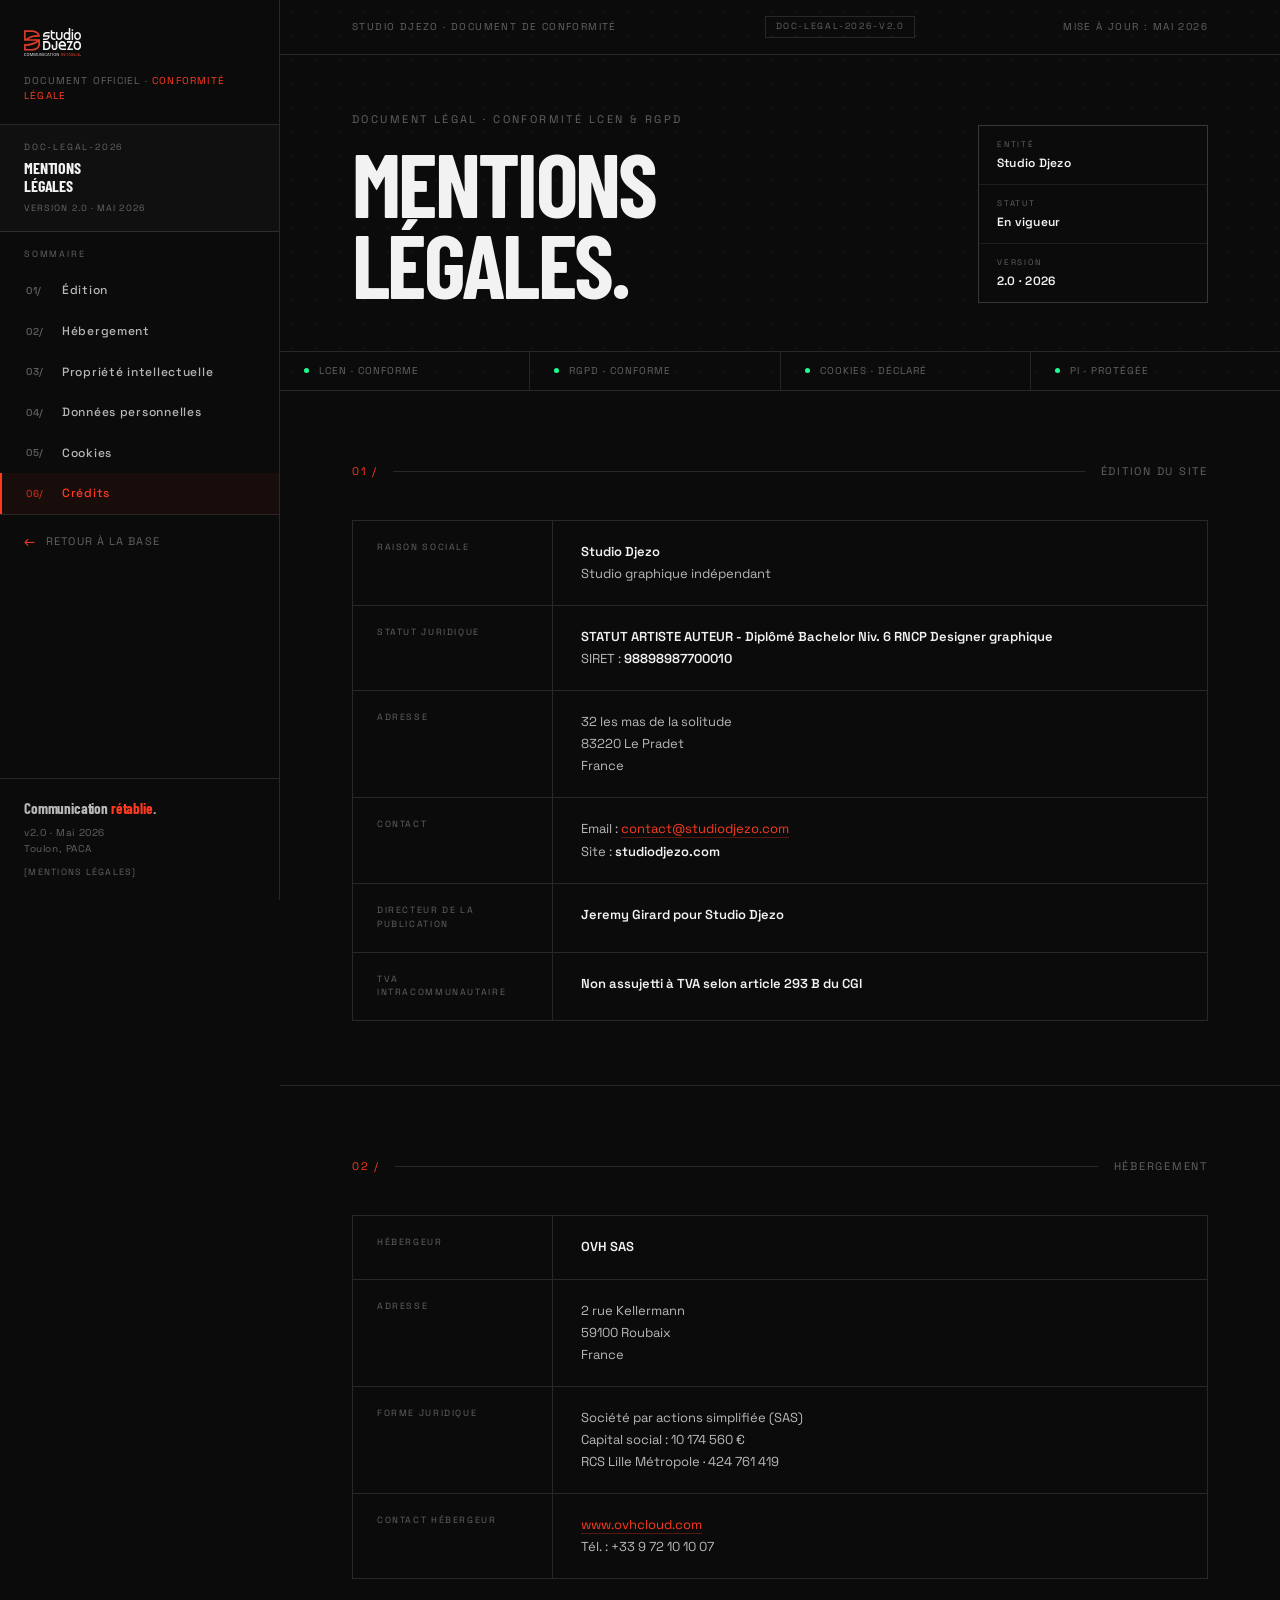
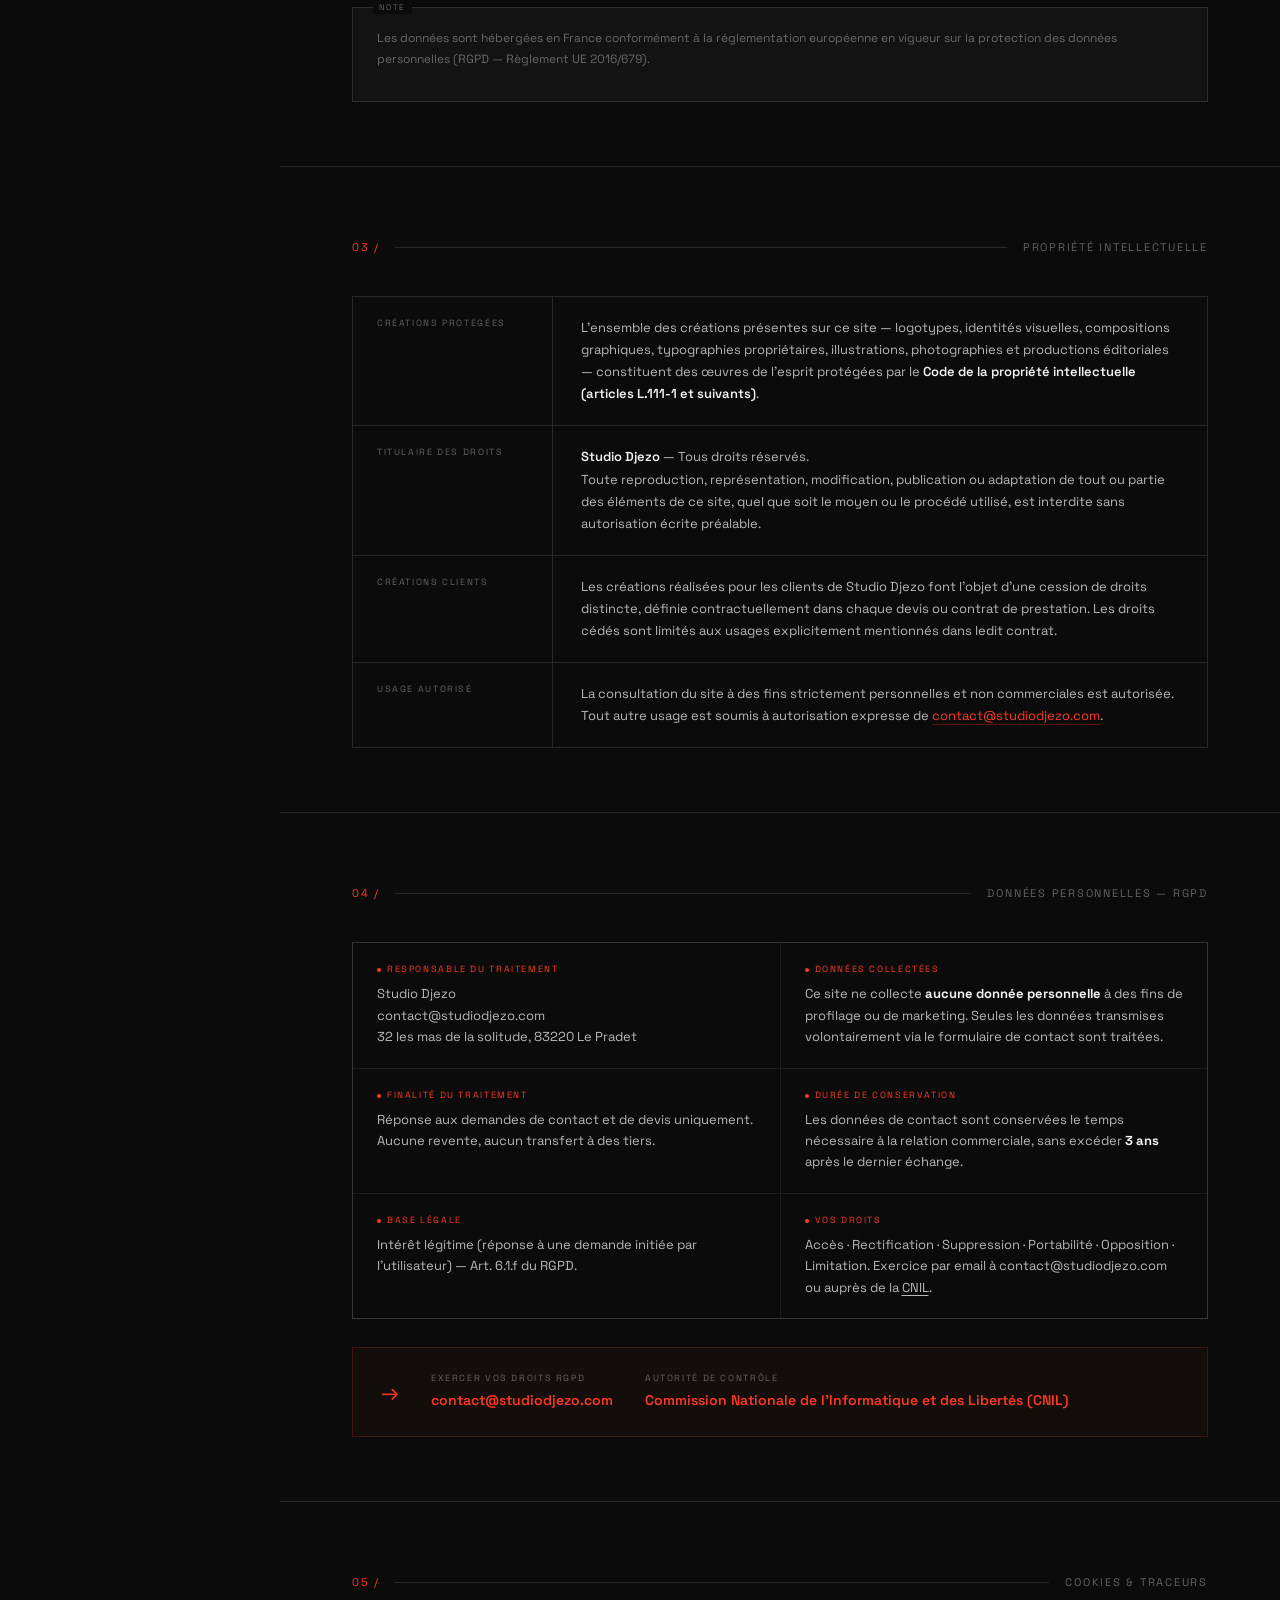
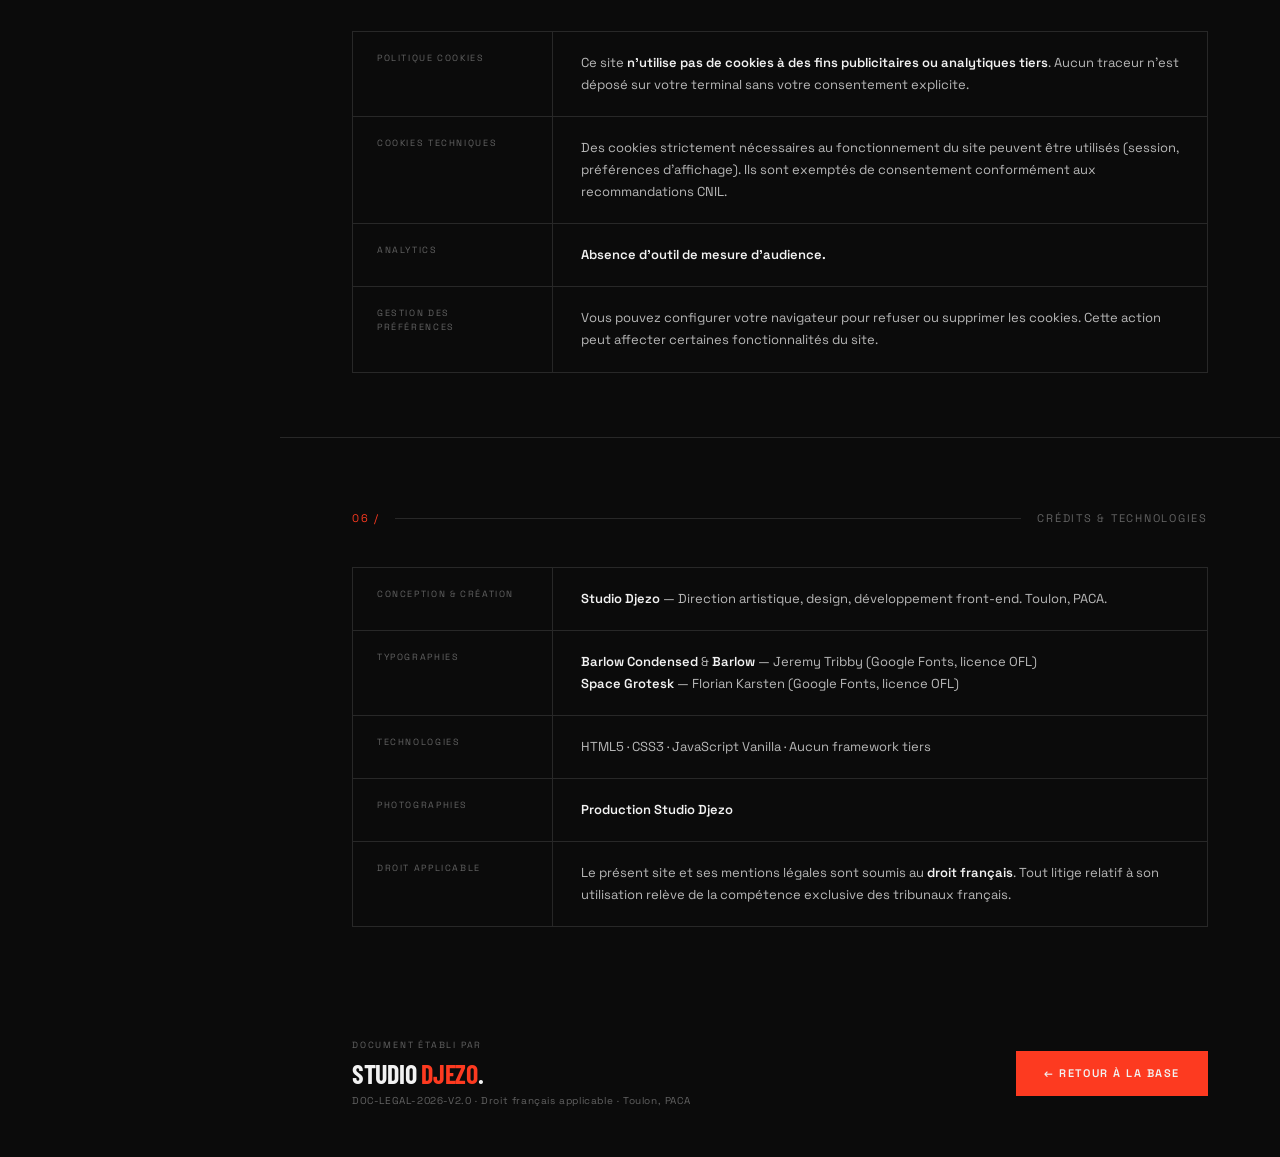
<file: legal.html>
<!DOCTYPE html>
<html lang="fr">

<head>
  <meta charset="UTF-8">
  <meta name="viewport" content="width=device-width, initial-scale=1.0">
  <title>Mentions Légales — Studio Djezo</title>
  <meta name="description" content="Mentions légales et informations de conformité de Studio Djezo. Conditions d'utilisation, protection des données (RGPD) et crédits.">

  <link rel="icon" type="image/svg+xml" href="assets/v2/sd-icon-vibrant.svg">
  <link rel="stylesheet" href="colors_and_type.css">
  <style>
    :root {
      --font-display: "Barlow Condensed", sans-serif;
      --font-sans: "Barlow", sans-serif;
      --font-ui: "Space Grotesk", sans-serif;
      --border: 1px solid rgba(242, 242, 242, 0.12);
      --border-strong: 1px solid rgba(242, 242, 242, 0.35);
      --hover: rgba(242, 242, 242, 0.04);
      --bg-elev: rgba(242, 242, 242, 0.03);
      --text-dim: rgba(242, 242, 242, 0.75);
      --text-muted: rgba(242, 242, 242, 0.38);
      --ebon: #0B0B0B;
      --chalk: #F2F2F2;
      --vibrant: #FD3A20;
      --mint: #21FC91;
      --dur-fast: 120ms;
    }

    *,
    *::before,
    *::after {
      box-sizing: border-box;
      margin: 0;
      padding: 0;
    }

    html {
      scroll-behavior: smooth;
    }

    body {
      background: var(--ebon);
      color: var(--chalk);
      font-family: var(--font-sans);
      font-size: 16px;
      line-height: 1.55;
      -webkit-font-smoothing: antialiased;
      overflow-x: hidden;
    }

    ::selection {
      background: var(--vibrant);
      color: var(--chalk);
    }

    /* ---- Layout ---- */
    .layout {
      display: grid;
      grid-template-columns: 280px 1fr;
      min-height: 100vh;
    }

    /* ---- Sidebar ---- */
    .sidebar {
      position: sticky;
      top: 0;
      height: 100vh;
      border-right: var(--border);
      background: var(--ebon);
      display: flex;
      flex-direction: column;
      overflow-y: auto;
      z-index: 100;
    }

    .sb-brand {
      padding: 28px 24px 20px;
      border-bottom: var(--border);
    }

    .sb-logo {
      height: 28px;
      width: auto;
    }

    .sb-tagline {
      font-family: var(--font-ui);
      font-size: 10px;
      letter-spacing: 0.12em;
      text-transform: uppercase;
      color: var(--text-muted);
      margin-top: 10px;
    }

    .sb-tagline .accent {
      color: var(--vibrant);
    }

    .sb-doc-id {
      padding: 16px 24px;
      border-bottom: var(--border);
      background: rgba(242, 242, 242, 0.02);
    }

    .sb-doc-ref {
      font-family: var(--font-ui);
      font-size: 9px;
      letter-spacing: 0.2em;
      text-transform: uppercase;
      color: var(--text-muted);
      margin-bottom: 4px;
    }

    .sb-doc-title {
      font-family: var(--font-display);
      font-weight: 700;
      font-size: 16px;
      letter-spacing: -0.01em;
      text-transform: uppercase;
      color: var(--chalk);
      line-height: 1.15;
    }

    .sb-doc-date {
      font-family: var(--font-ui);
      font-size: 9px;
      letter-spacing: 0.12em;
      text-transform: uppercase;
      color: var(--text-muted);
      margin-top: 6px;
    }

    .sb-nav-label {
      padding: 16px 24px 8px;
      font-family: var(--font-ui);
      font-size: 9px;
      letter-spacing: 0.2em;
      text-transform: uppercase;
      color: var(--text-muted);
    }

    .sb-nav {
      display: flex;
      flex-direction: column;
    }

    .sb-nav a {
      display: flex;
      align-items: center;
      gap: 12px;
      padding: 11px 24px;
      font-family: var(--font-ui);
      font-size: 12px;
      font-weight: 500;
      letter-spacing: 0.06em;
      text-decoration: none;
      color: var(--text-dim);
      border-left: 2px solid transparent;
      transition: color var(--dur-fast), border-color var(--dur-fast), background var(--dur-fast);
    }

    .sb-nav a:hover {
      color: var(--chalk);
      background: var(--hover);
    }

    .sb-nav a.active {
      color: var(--vibrant);
      border-left-color: var(--vibrant);
      background: rgba(253, 58, 32, 0.06);
    }

    .sb-nav a .nav-num {
      font-family: var(--font-ui);
      font-size: 10px;
      color: var(--text-muted);
      min-width: 24px;
    }

    .sb-nav a.active .nav-num {
      color: var(--vibrant);
      opacity: 0.7;
    }

    .sb-foot {
      margin-top: auto;
      padding: 20px 24px;
      border-top: var(--border);
    }

    .sb-foot-tagline {
      font-family: var(--font-display);
      font-weight: 700;
      font-size: 15px;
      letter-spacing: -0.01em;
      line-height: 1.2;
      color: var(--text-dim);
    }

    .sb-foot-tagline .o {
      color: var(--vibrant);
    }

    .sb-foot-meta {
      font-family: var(--font-ui);
      font-size: 10px;
      color: var(--text-muted);
      margin-top: 8px;
      letter-spacing: 0.06em;
    }

    .sb-foot-legal {
      display: block;
      margin-top: 10px;
      font-family: var(--font-ui);
      font-size: 9px;
      letter-spacing: 0.14em;
      text-transform: uppercase;
      color: var(--text-muted);
      text-decoration: none;
      transition: color var(--dur-fast);
    }

    .sb-foot-legal:hover {
      color: var(--vibrant);
    }

    .sb-back {
      padding: 16px 24px;
      border-top: var(--border);
    }

    .btn-back {
      display: flex;
      align-items: center;
      gap: 10px;
      font-family: var(--font-ui);
      font-size: 11px;
      letter-spacing: 0.1em;
      text-transform: uppercase;
      color: var(--text-muted);
      text-decoration: none;
      transition: color var(--dur-fast);
    }

    .btn-back:hover {
      color: var(--chalk);
    }

    .btn-back::before {
      content: '←';
      font-size: 14px;
      color: var(--vibrant);
    }

    /* ---- Document header ---- */
    .doc-header {
      padding: 0;
      border-bottom: var(--border);
      position: relative;
      overflow: hidden;
    }

    .doc-header::before {
      content: '';
      position: absolute;
      inset: 0;
      background-image: radial-gradient(circle, rgba(242, 242, 242, 0.04) 1px, transparent 1px);
      background-size: 24px 24px;
      pointer-events: none;
    }

    .doc-header-topbar {
      display: flex;
      justify-content: space-between;
      align-items: center;
      padding: 16px 72px;
      border-bottom: var(--border);
      font-family: var(--font-ui);
      font-size: 10px;
      letter-spacing: 0.14em;
      text-transform: uppercase;
      color: var(--text-muted);
      position: relative;
      z-index: 1;
    }

    .doc-header-topbar .doc-ref {
      font-family: var(--font-ui);
      font-size: 9px;
      letter-spacing: 0.18em;
      color: var(--text-muted);
      border: var(--border);
      padding: 3px 10px;
    }

    .doc-header-body {
      padding: 56px 72px 48px;
      position: relative;
      z-index: 1;
      display: grid;
      grid-template-columns: 1fr auto;
      gap: 48px;
      align-items: end;
    }

    .doc-kicker {
      font-family: var(--font-ui);
      font-size: 11px;
      letter-spacing: 0.22em;
      text-transform: uppercase;
      color: var(--text-muted);
      margin-bottom: 14px;
    }

    .doc-title {
      font-family: var(--font-display);
      font-weight: 700;
      font-size: clamp(52px, 7vw, 96px);
      text-transform: uppercase;
      letter-spacing: -0.03em;
      line-height: 0.9;
      color: var(--chalk);
    }

    .doc-meta-block {
      display: flex;
      flex-direction: column;
      gap: 1px;
      border: var(--border);
      background: rgba(242, 242, 242, 0.08);
      min-width: 230px;
    }

    .doc-meta-item {
      padding: 12px 18px;
      background: var(--ebon);
    }

    .doc-meta-label {
      font-family: var(--font-ui);
      font-size: 8px;
      letter-spacing: 0.22em;
      text-transform: uppercase;
      color: var(--text-muted);
      margin-bottom: 3px;
    }

    .doc-meta-value {
      font-family: var(--font-ui);
      font-size: 12px;
      font-weight: 600;
      color: var(--chalk);
      letter-spacing: 0.02em;
    }

    .doc-statusbar {
      display: flex;
      border-top: var(--border);
      position: relative;
      z-index: 1;
    }

    .doc-status-item {
      flex: 1;
      padding: 11px 24px;
      border-right: var(--border);
      display: flex;
      align-items: center;
      gap: 10px;
      font-family: var(--font-ui);
      font-size: 10px;
      letter-spacing: 0.1em;
      text-transform: uppercase;
      color: var(--text-muted);
    }

    .doc-status-item:last-child {
      border-right: 0;
    }

    .doc-status-dot {
      width: 5px;
      height: 5px;
      border-radius: 50%;
      background: var(--mint);
      flex-shrink: 0;
    }

    /* ---- Article section ---- */
    .legal-section {
      padding: 72px 72px 64px;
      border-bottom: var(--border);
      position: relative;
    }

    /* Section heading bar */
    .legal-section-head {
      display: flex;
      align-items: center;
      gap: 16px;
      margin-bottom: 40px;
    }

    .legal-section-num {
      font-family: var(--font-ui);
      font-size: 11px;
      letter-spacing: 0.14em;
      color: var(--vibrant);
    }

    .legal-section-rule {
      flex: 1;
      height: 1px;
      background: rgba(242, 242, 242, 0.12);
    }

    .legal-section-title {
      font-family: var(--font-ui);
      font-size: 11px;
      letter-spacing: 0.16em;
      text-transform: uppercase;
      color: var(--text-muted);
    }

    /* Article content */
    .legal-article {
      display: grid;
      grid-template-columns: 200px 1fr;
      gap: 0;
      border: var(--border);
    }

    .legal-row {
      display: contents;
    }

    .legal-row-label {
      padding: 20px 24px;
      border-right: var(--border);
      border-bottom: var(--border);
      font-family: var(--font-ui);
      font-size: 9px;
      letter-spacing: 0.18em;
      text-transform: uppercase;
      color: var(--text-muted);
      display: flex;
      align-items: flex-start;
      line-height: 1.55;
    }

    .legal-row-value {
      padding: 20px 28px;
      border-bottom: var(--border);
      font-family: var(--font-ui);
      font-size: 13px;
      line-height: 1.7;
      color: var(--text-dim);
    }

    .legal-row:last-child .legal-row-label,
    .legal-row:last-child .legal-row-value {
      border-bottom: 0;
    }

    .legal-row-value strong {
      color: var(--chalk);
      font-weight: 600;
    }

    .legal-row-value a {
      color: var(--vibrant);
      text-decoration: none;
      border-bottom: 1px solid rgba(253, 58, 32, 0.3);
      transition: border-color var(--dur-fast);
    }

    .legal-row-value a:hover {
      border-color: var(--vibrant);
    }

    /* Full-width notice block */
    .legal-notice {
      margin-top: 28px;
      padding: 20px 24px;
      border: var(--border);
      background: var(--bg-elev);
      position: relative;
    }

    .legal-notice::before {
      content: 'NOTE';
      position: absolute;
      top: -1px;
      left: 20px;
      font-family: var(--font-ui);
      font-size: 8px;
      letter-spacing: 0.22em;
      text-transform: uppercase;
      background: var(--ebon);
      color: var(--text-muted);
      padding: 0 6px;
      transform: translateY(-50%);
    }

    .legal-notice p {
      font-family: var(--font-ui);
      font-size: 12px;
      line-height: 1.7;
      color: var(--text-muted);
    }

    /* RGPD specifics */
    .rgpd-grid {
      display: grid;
      grid-template-columns: 1fr 1fr;
      gap: 1px;
      border: var(--border);
      background: rgba(242, 242, 242, 0.08);
    }

    .rgpd-item {
      padding: 20px 24px;
      background: var(--ebon);
    }

    .rgpd-item-label {
      font-family: var(--font-ui);
      font-size: 9px;
      letter-spacing: 0.18em;
      text-transform: uppercase;
      color: var(--vibrant);
      margin-bottom: 6px;
      display: flex;
      align-items: center;
      gap: 6px;
    }

    .rgpd-item-label::before {
      content: '';
      width: 4px;
      height: 4px;
      background: var(--vibrant);
      border-radius: 50%;
    }

    .rgpd-item-val {
      font-family: var(--font-ui);
      font-size: 13px;
      line-height: 1.65;
      color: var(--text-dim);
    }

    /* Contact block */
    .legal-contact-block {
      margin-top: 28px;
      display: flex;
      align-items: center;
      gap: 32px;
      padding: 24px 28px;
      border: 1px solid rgba(253, 58, 32, 0.2);
      background: rgba(253, 58, 32, 0.03);
    }

    .lcb-icon {
      font-family: var(--font-ui);
      font-size: 22px;
      color: var(--vibrant);
      flex-shrink: 0;
    }

    .lcb-label {
      font-family: var(--font-ui);
      font-size: 9px;
      letter-spacing: 0.18em;
      text-transform: uppercase;
      color: var(--text-muted);
      margin-bottom: 4px;
    }

    .lcb-value {
      font-family: var(--font-ui);
      font-size: 14px;
      font-weight: 600;
      color: var(--chalk);
    }

    .lcb-value a {
      color: var(--vibrant);
      text-decoration: none;
    }

    .lcb-value a:hover {
      text-decoration: underline;
    }

    /* Footer doc */
    .doc-footer {
      padding: 48px 72px;
      display: flex;
      align-items: center;
      justify-content: space-between;
      gap: 32px;
    }

    .doc-footer-sig-label {
      font-family: var(--font-ui);
      font-size: 9px;
      letter-spacing: 0.2em;
      text-transform: uppercase;
      color: var(--text-muted);
      margin-bottom: 8px;
    }

    .doc-footer-sig-name {
      font-family: var(--font-display);
      font-weight: 700;
      font-size: 26px;
      text-transform: uppercase;
      letter-spacing: -0.01em;
      color: var(--chalk);
      line-height: 1;
    }

    .doc-footer-sig-name .o {
      color: var(--vibrant);
    }

    .doc-footer-meta {
      font-family: var(--font-ui);
      font-size: 10px;
      color: var(--text-muted);
      letter-spacing: 0.06em;
      margin-top: 6px;
    }

    .btn-primary {
      display: inline-flex;
      align-items: center;
      gap: 10px;
      font-family: var(--font-ui);
      font-size: 11px;
      font-weight: 600;
      letter-spacing: 0.14em;
      text-transform: uppercase;
      color: var(--chalk);
      background: var(--vibrant);
      text-decoration: none;
      padding: 14px 28px;
      transition: background var(--dur-fast), color var(--dur-fast);
    }

    .btn-primary:hover {
      background: var(--chalk);
      color: var(--ebon);
    }

    @keyframes pulse {

      0%,
      100% {
        opacity: 1;
      }

      50% {
        opacity: 0.3;
      }
    }

    @media (max-width: 1100px) {
      .layout {
        grid-template-columns: 1fr;
      }

      .sidebar {
        display: none;
      }

      .doc-header-body {
        grid-template-columns: 1fr;
        padding: 40px 32px;
      }

      .doc-header-topbar,
      .doc-statusbar {
        padding-left: 32px;
        padding-right: 32px;
      }

      .legal-section {
        padding: 56px 32px 48px;
      }

      .legal-article {
        grid-template-columns: 1fr;
      }

      .legal-row-label {
        border-right: 0;
        border-bottom: var(--border);
        padding: 14px 20px;
      }

      .legal-row-value {
        padding: 14px 20px;
      }

      .rgpd-grid {
        grid-template-columns: 1fr;
      }

      .doc-footer {
        flex-direction: column;
        align-items: flex-start;
        padding: 40px 32px;
      }

      .legal-contact-block {
        flex-direction: column;
        align-items: flex-start;
        gap: 16px;
      }
    }
  </style>
</head>

<body>
  <div class="layout">

    <!-- SIDEBAR -->
    <aside class="sidebar">
      <div class="sb-brand">
        <img class="sb-logo" src="assets/v2/sd-logo-h-main-chalk.svg" alt="Studio Djezo">
        <div class="sb-tagline">Document officiel · <span class="accent">Conformité légale</span></div>
      </div>

      <div class="sb-doc-id">
        <div class="sb-doc-ref">DOC-LEGAL-2026</div>
        <div class="sb-doc-title">Mentions<br>Légales</div>
        <div class="sb-doc-date">Version 2.0 · Mai 2026</div>
      </div>

      <div class="sb-nav-label">Sommaire</div>
      <nav class="sb-nav" id="sbnav">
        <a href="#edition" class="active"><span class="nav-num">01/</span>Édition</a>
        <a href="#hebergement"><span class="nav-num">02/</span>Hébergement</a>
        <a href="#pi"><span class="nav-num">03/</span>Propriété intellectuelle</a>
        <a href="#rgpd"><span class="nav-num">04/</span>Données personnelles</a>
        <a href="#cookies"><span class="nav-num">05/</span>Cookies</a>
        <a href="#credits"><span class="nav-num">06/</span>Crédits</a>
      </nav>

      <div class="sb-back">
        <a href="index.html" class="btn-back">Retour à la base</a>
      </div>

      <div class="sb-foot">
        <div class="sb-foot-tagline">Communication <span class="o">rétablie</span>.</div>
        <div class="sb-foot-meta">v2.0 · Mai 2026<br>Toulon, PACA</div>
        <a href="legal.html" class="sb-foot-legal">[Mentions légales]</a>
      </div>
    </aside>

    <!-- MAIN -->
    <main>

      <!-- DOCUMENT HEADER -->
      <div class="doc-header">
        <div class="doc-header-topbar">
          <span>Studio Djezo · Document de conformité</span>
          <span class="doc-ref">DOC-LEGAL-2026-V2.0</span>
          <span>Mise à jour : Mai 2026</span>
        </div>

        <div class="doc-header-body">
          <div>
            <div class="doc-kicker">Document légal · Conformité LCEN &amp; RGPD</div>
            <div class="doc-title">Mentions<br>Légales.</div>
          </div>
          <div class="doc-meta-block">
            <div class="doc-meta-item">
              <div class="doc-meta-label">Entité</div>
              <div class="doc-meta-value">Studio Djezo</div>
            </div>
            <div class="doc-meta-item">
              <div class="doc-meta-label">Statut</div>
              <div class="doc-meta-value">En vigueur</div>
            </div>
            <div class="doc-meta-item">
              <div class="doc-meta-label">Version</div>
              <div class="doc-meta-value">2.0 · 2026</div>
            </div>
          </div>
        </div>

        <div class="doc-statusbar">
          <div class="doc-status-item">
            <div class="doc-status-dot"></div>LCEN · Conforme
          </div>
          <div class="doc-status-item">
            <div class="doc-status-dot"></div>RGPD · Conforme
          </div>
          <div class="doc-status-item">
            <div class="doc-status-dot"></div>Cookies · Déclaré
          </div>
          <div class="doc-status-item">
            <div class="doc-status-dot"></div>PI · Protégée
          </div>
        </div>
      </div>

      <!-- ============================================================
         01 — ÉDITION
         ============================================================ -->
      <section class="legal-section" id="edition">
        <div class="legal-section-head">
          <span class="legal-section-num">01 /</span>
          <span class="legal-section-rule"></span>
          <span class="legal-section-title">Édition du site</span>
        </div>

        <div class="legal-article">
          <div class="legal-row">
            <div class="legal-row-label">Raison sociale</div>
            <div class="legal-row-value"><strong>Studio Djezo</strong><br>Studio graphique indépendant</div>
          </div>
          <div class="legal-row">
            <div class="legal-row-label">Statut juridique</div>
            <div class="legal-row-value">
              <strong>STATUT ARTISTE AUTEUR - Diplômé Bachelor Niv. 6 RNCP Designer graphique</strong><br>
              SIRET : <strong>98898987700010</strong>
            </div>
          </div>
          <div class="legal-row">
            <div class="legal-row-label">Adresse</div>
            <div class="legal-row-value">
              32 les mas de la solitude<br>
              83220 Le Pradet<br>
              France
            </div>
          </div>
          <div class="legal-row">
            <div class="legal-row-label">Contact</div>
            <div class="legal-row-value">
              Email : <a href="mailto:contact@studiodjezo.com">contact@studiodjezo.com</a><br>
              Site : <strong>studiodjezo.com</strong>
            </div>
          </div>
          <div class="legal-row">
            <div class="legal-row-label">Directeur de la publication</div>
            <div class="legal-row-value">
              <strong>Jeremy Girard pour Studio Djezo</strong>
            </div>
          </div>
          <div class="legal-row">
            <div class="legal-row-label">TVA intracommunautaire</div>
            <div class="legal-row-value">
              <strong>Non assujetti à TVA selon article 293 B du CGI</strong>
            </div>
          </div>
        </div>
      </section>

      <!-- ============================================================
         02 — HÉBERGEMENT
         ============================================================ -->
      <section class="legal-section" id="hebergement">
        <div class="legal-section-head">
          <span class="legal-section-num">02 /</span>
          <span class="legal-section-rule"></span>
          <span class="legal-section-title">Hébergement</span>
        </div>

        <div class="legal-article">
          <div class="legal-row">
            <div class="legal-row-label">Hébergeur</div>
            <div class="legal-row-value"><strong>OVH SAS</strong></div>
          </div>
          <div class="legal-row">
            <div class="legal-row-label">Adresse</div>
            <div class="legal-row-value">
              2 rue Kellermann<br>
              59100 Roubaix<br>
              France
            </div>
          </div>
          <div class="legal-row">
            <div class="legal-row-label">Forme juridique</div>
            <div class="legal-row-value">Société par actions simplifiée (SAS)<br>Capital social : 10 174 560 €<br>RCS
              Lille Métropole · 424 761 419</div>
          </div>
          <div class="legal-row">
            <div class="legal-row-label">Contact hébergeur</div>
            <div class="legal-row-value">
              <a href="https://www.ovhcloud.com" target="_blank" rel="noopener noreferrer">www.ovhcloud.com</a><br>
              Tél. : +33 9 72 10 10 07
            </div>
          </div>
        </div>

        <div class="legal-notice">
          <p>Les données sont hébergées en France conformément à la réglementation européenne en vigueur sur la
            protection des données personnelles (RGPD — Règlement UE 2016/679).</p>
        </div>
      </section>

      <!-- ============================================================
         03 — PROPRIÉTÉ INTELLECTUELLE
         ============================================================ -->
      <section class="legal-section" id="pi">
        <div class="legal-section-head">
          <span class="legal-section-num">03 /</span>
          <span class="legal-section-rule"></span>
          <span class="legal-section-title">Propriété intellectuelle</span>
        </div>

        <div class="legal-article">
          <div class="legal-row">
            <div class="legal-row-label">Créations protégées</div>
            <div class="legal-row-value">
              L'ensemble des créations présentes sur ce site — logotypes, identités visuelles, compositions graphiques,
              typographies propriétaires, illustrations, photographies et productions éditoriales — constituent des
              œuvres de l'esprit protégées par le <strong>Code de la propriété intellectuelle (articles L.111-1 et
                suivants)</strong>.
            </div>
          </div>
          <div class="legal-row">
            <div class="legal-row-label">Titulaire des droits</div>
            <div class="legal-row-value">
              <strong>Studio Djezo</strong> — Tous droits réservés.<br>
              Toute reproduction, représentation, modification, publication ou adaptation de tout ou partie des éléments
              de ce site, quel que soit le moyen ou le procédé utilisé, est interdite sans autorisation écrite
              préalable.
            </div>
          </div>
          <div class="legal-row">
            <div class="legal-row-label">Créations clients</div>
            <div class="legal-row-value">
              Les créations réalisées pour les clients de Studio Djezo font l'objet d'une cession de droits distincte,
              définie contractuellement dans chaque devis ou contrat de prestation. Les droits cédés sont limités aux
              usages explicitement mentionnés dans ledit contrat.
            </div>
          </div>
          <div class="legal-row">
            <div class="legal-row-label">Usage autorisé</div>
            <div class="legal-row-value">
              La consultation du site à des fins strictement personnelles et non commerciales est autorisée. Tout autre
              usage est soumis à autorisation expresse de <a
                href="mailto:contact@studiodjezo.com">contact@studiodjezo.com</a>.
            </div>
          </div>
        </div>
      </section>

      <!-- ============================================================
         04 — DONNÉES PERSONNELLES (RGPD)
         ============================================================ -->
      <section class="legal-section" id="rgpd">
        <div class="legal-section-head">
          <span class="legal-section-num">04 /</span>
          <span class="legal-section-rule"></span>
          <span class="legal-section-title">Données personnelles — RGPD</span>
        </div>

        <div class="rgpd-grid">
          <div class="rgpd-item">
            <div class="rgpd-item-label">Responsable du traitement</div>
            <div class="rgpd-item-val">Studio Djezo<br>contact@studiodjezo.com<br>32 les mas de la solitude, 83220 Le
              Pradet</div>
          </div>
          <div class="rgpd-item">
            <div class="rgpd-item-label">Données collectées</div>
            <div class="rgpd-item-val">
              Ce site ne collecte <strong style="color:var(--chalk)">aucune donnée personnelle</strong> à des fins de
              profilage ou de marketing. Seules les données transmises volontairement via le formulaire de contact sont
              traitées.
            </div>
          </div>
          <div class="rgpd-item">
            <div class="rgpd-item-label">Finalité du traitement</div>
            <div class="rgpd-item-val">Réponse aux demandes de contact et de devis uniquement. Aucune revente, aucun
              transfert à des tiers.</div>
          </div>
          <div class="rgpd-item">
            <div class="rgpd-item-label">Durée de conservation</div>
            <div class="rgpd-item-val">Les données de contact sont conservées le temps nécessaire à la relation
              commerciale, sans excéder <strong style="color:var(--chalk)">3 ans</strong> après le dernier échange.
            </div>
          </div>
          <div class="rgpd-item">
            <div class="rgpd-item-label">Base légale</div>
            <div class="rgpd-item-val">Intérêt légitime (réponse à une demande initiée par l'utilisateur) — Art. 6.1.f
              du RGPD.</div>
          </div>
          <div class="rgpd-item">
            <div class="rgpd-item-label">Vos droits</div>
            <div class="rgpd-item-val">Accès · Rectification · Suppression · Portabilité · Opposition · Limitation.
              Exercice par email à contact@studiodjezo.com ou auprès de la <a href="https://www.cnil.fr" target="_blank"
                rel="noopener noreferrer">CNIL</a>.</div>
          </div>
        </div>

        <div class="legal-contact-block">
          <div class="lcb-icon">→</div>
          <div>
            <div class="lcb-label">Exercer vos droits RGPD</div>
            <div class="lcb-value"><a href="mailto:contact@studiodjezo.com">contact@studiodjezo.com</a></div>
          </div>
          <div>
            <div class="lcb-label">Autorité de contrôle</div>
            <div class="lcb-value"><a href="https://www.cnil.fr" target="_blank" rel="noopener noreferrer">Commission
                Nationale de l'Informatique et des Libertés (CNIL)</a></div>
          </div>
        </div>
      </section>

      <!-- ============================================================
         05 — COOKIES
         ============================================================ -->
      <section class="legal-section" id="cookies">
        <div class="legal-section-head">
          <span class="legal-section-num">05 /</span>
          <span class="legal-section-rule"></span>
          <span class="legal-section-title">Cookies &amp; traceurs</span>
        </div>

        <div class="legal-article">
          <div class="legal-row">
            <div class="legal-row-label">Politique cookies</div>
            <div class="legal-row-value">
              Ce site <strong>n'utilise pas de cookies à des fins publicitaires ou analytiques tiers</strong>. Aucun
              traceur n'est déposé sur votre terminal sans votre consentement explicite.
            </div>
          </div>
          <div class="legal-row">
            <div class="legal-row-label">Cookies techniques</div>
            <div class="legal-row-value">
              Des cookies strictement nécessaires au fonctionnement du site peuvent être utilisés (session, préférences
              d'affichage). Ils sont exemptés de consentement conformément aux recommandations CNIL.
            </div>
          </div>
          <div class="legal-row">
            <div class="legal-row-label">Analytics</div>
            <div class="legal-row-value">
              <strong>Absence d'outil de mesure d'audience.</strong>
            </div>
          </div>
          <div class="legal-row">
            <div class="legal-row-label">Gestion des préférences</div>
            <div class="legal-row-value">
              Vous pouvez configurer votre navigateur pour refuser ou supprimer les cookies. Cette action peut affecter
              certaines fonctionnalités du site.
            </div>
          </div>
        </div>
      </section>

      <!-- ============================================================
         06 — CRÉDITS
         ============================================================ -->
      <section class="legal-section" id="credits" style="border-bottom:0">
        <div class="legal-section-head">
          <span class="legal-section-num">06 /</span>
          <span class="legal-section-rule"></span>
          <span class="legal-section-title">Crédits &amp; technologies</span>
        </div>

        <div class="legal-article">
          <div class="legal-row">
            <div class="legal-row-label">Conception & création</div>
            <div class="legal-row-value"><strong>Studio Djezo</strong> — Direction artistique, design, développement
              front-end. Toulon, PACA.</div>
          </div>
          <div class="legal-row">
            <div class="legal-row-label">Typographies</div>
            <div class="legal-row-value">
              <strong>Barlow Condensed</strong> &amp; <strong>Barlow</strong> — Jeremy Tribby (Google Fonts, licence
              OFL)<br>
              <strong>Space Grotesk</strong> — Florian Karsten (Google Fonts, licence OFL)
            </div>
          </div>
          <div class="legal-row">
            <div class="legal-row-label">Technologies</div>
            <div class="legal-row-value">HTML5 · CSS3 · JavaScript Vanilla · Aucun framework tiers</div>
          </div>
          <div class="legal-row">
            <div class="legal-row-label">Photographies</div>
            <div class="legal-row-value"><strong>Production Studio Djezo</strong></div>
          </div>
          <div class="legal-row">
            <div class="legal-row-label">Droit applicable</div>
            <div class="legal-row-value">Le présent site et ses mentions légales sont soumis au <strong>droit
                français</strong>. Tout litige relatif à son utilisation relève de la compétence exclusive des tribunaux
              français.</div>
          </div>
        </div>
      </section>

      <!-- FOOTER -->
      <footer class="doc-footer">
        <div>
          <div class="doc-footer-sig-label">Document établi par</div>
          <div class="doc-footer-sig-name">Studio <span class="o">Djezo</span><span style="color:var(--chalk)">.</span>
          </div>
          <div class="doc-footer-meta">DOC-LEGAL-2026-V2.0 · Droit français applicable · Toulon, PACA</div>
        </div>
        <a href="index.html" class="btn-primary">← Retour à la base</a>
      </footer>

    </main>
  </div>

  <script>
    const navLinks = document.querySelectorAll('.sb-nav a');
    const sections = ['edition', 'hebergement', 'pi', 'rgpd', 'cookies', 'credits'];
    const observer = new IntersectionObserver(entries => {
      entries.forEach(entry => {
        if (entry.isIntersecting) {
          const id = entry.target.id;
          navLinks.forEach(a => a.classList.toggle('active', a.getAttribute('href') === '#' + id));
        }
      });
    }, { threshold: 0.3, rootMargin: '-10% 0px -60% 0px' });
    sections.forEach(id => { const el = document.getElementById(id); if (el) observer.observe(el); });
  </script>
</body>

</html>
</file>
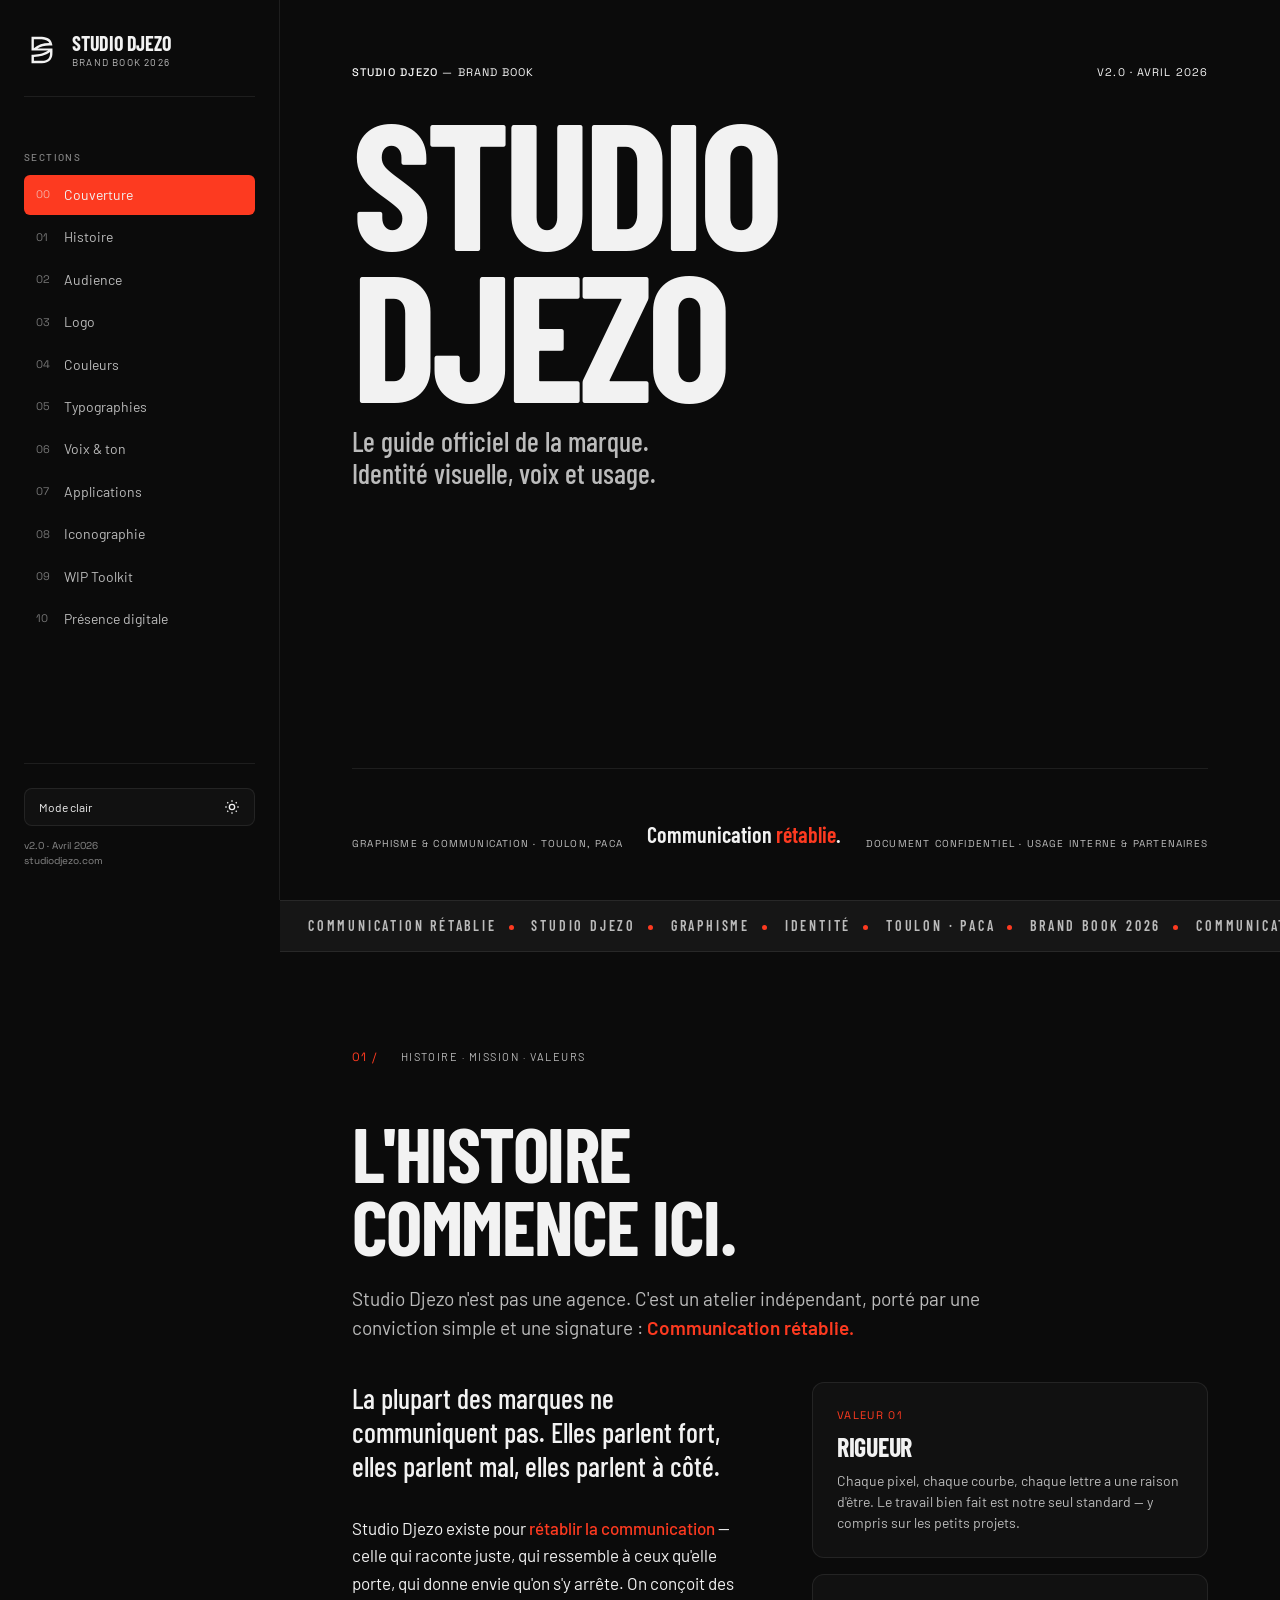
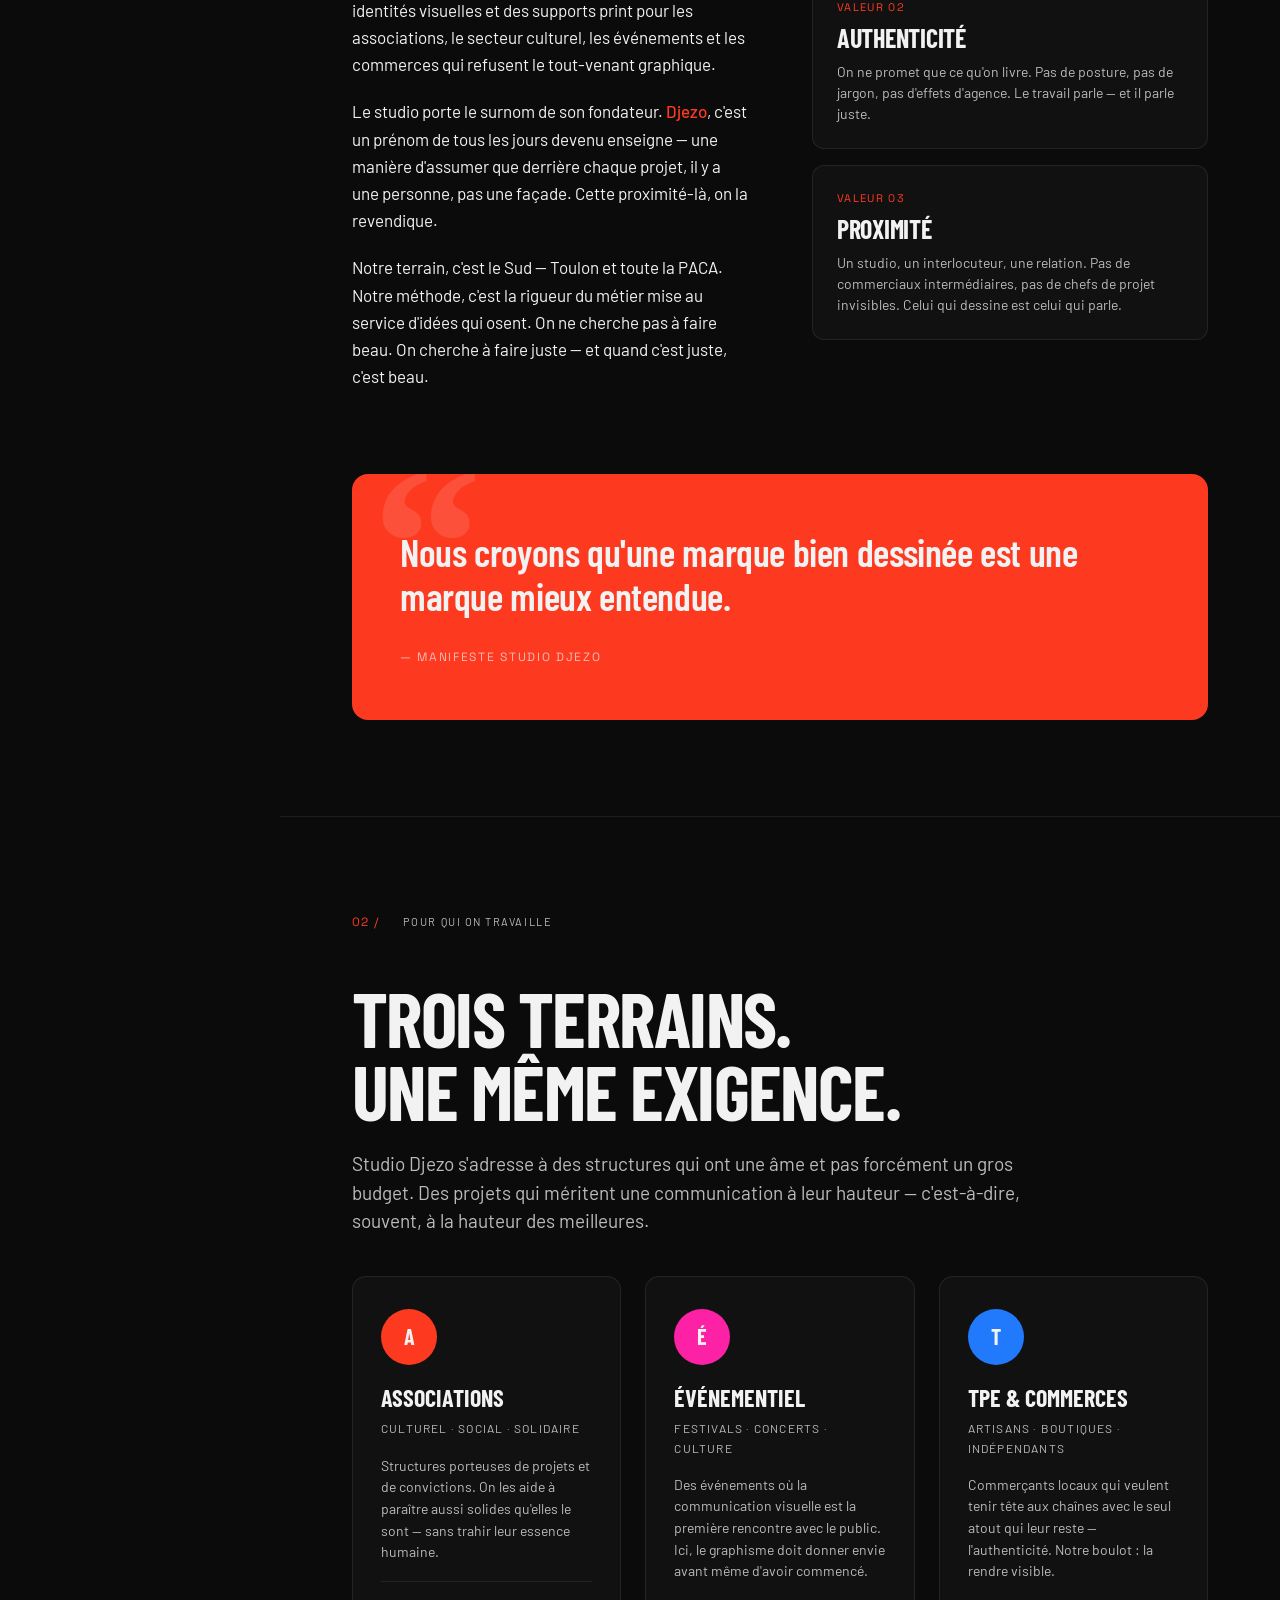
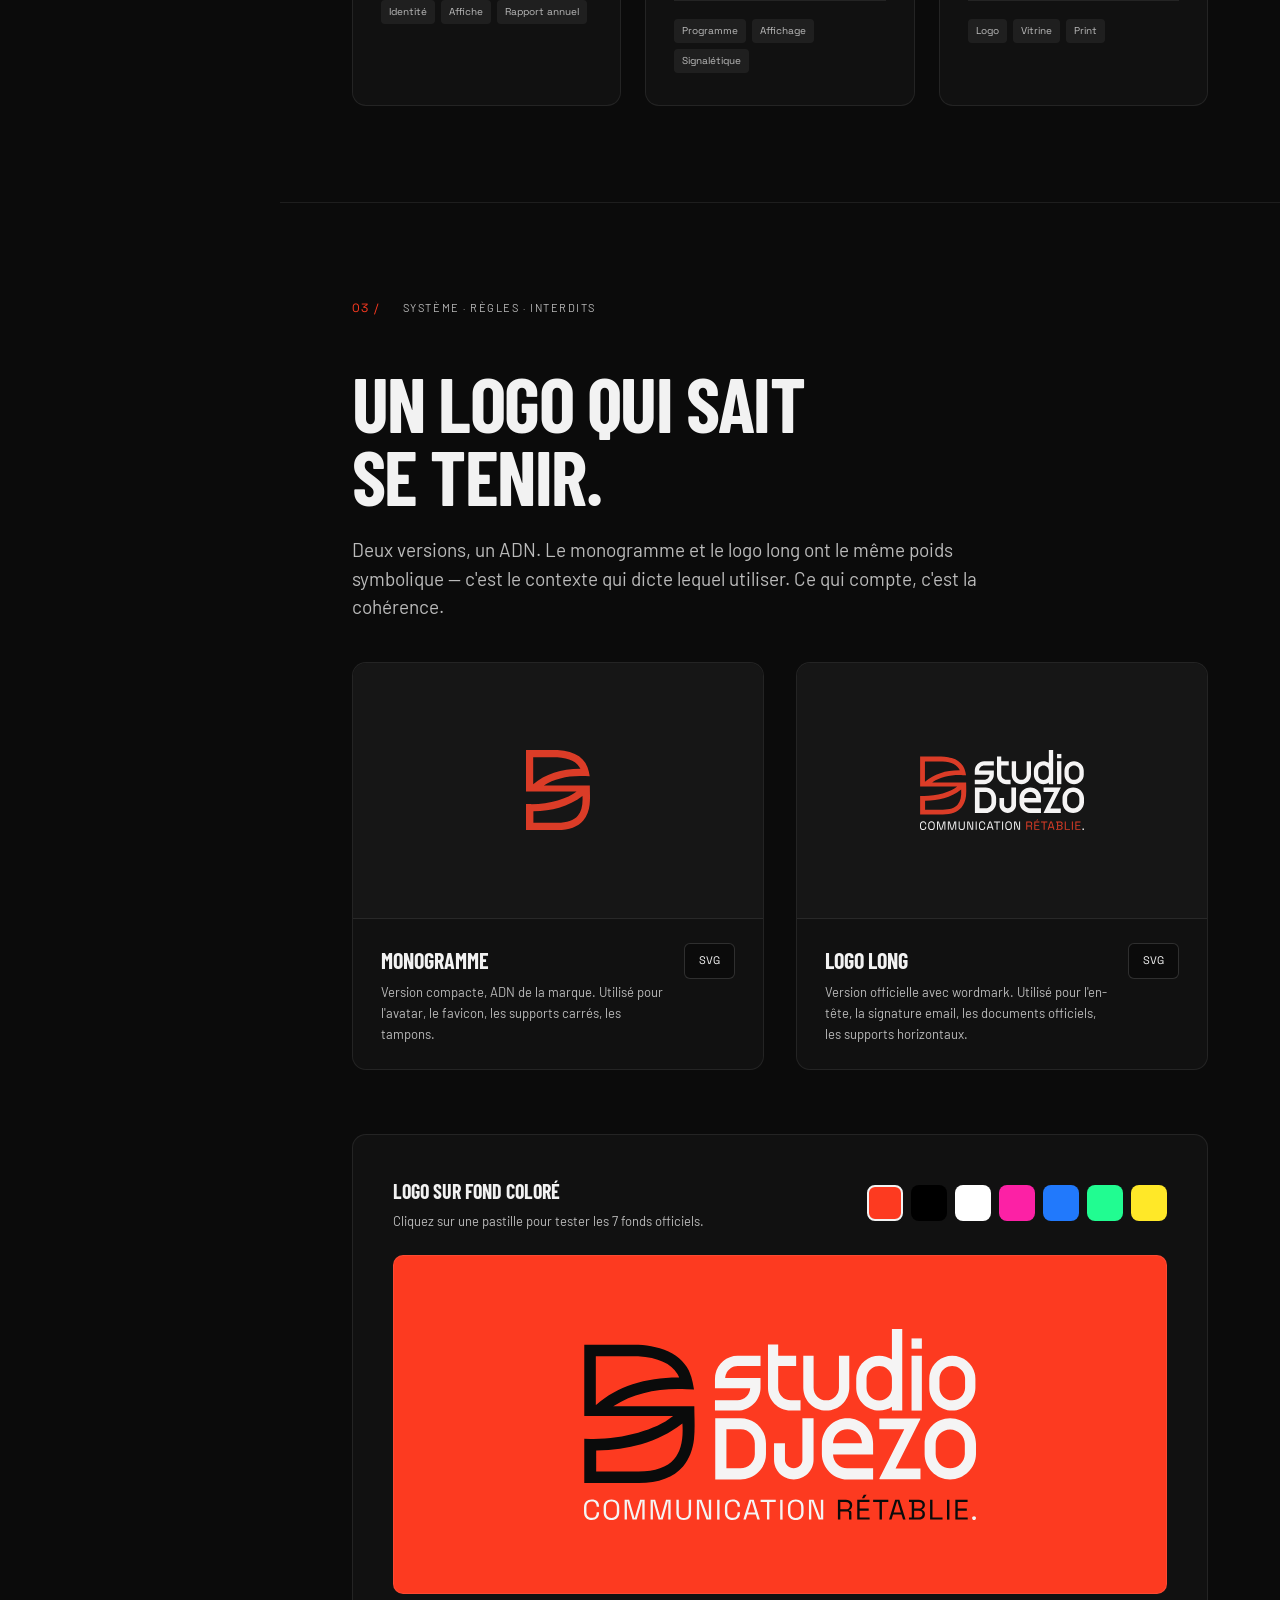
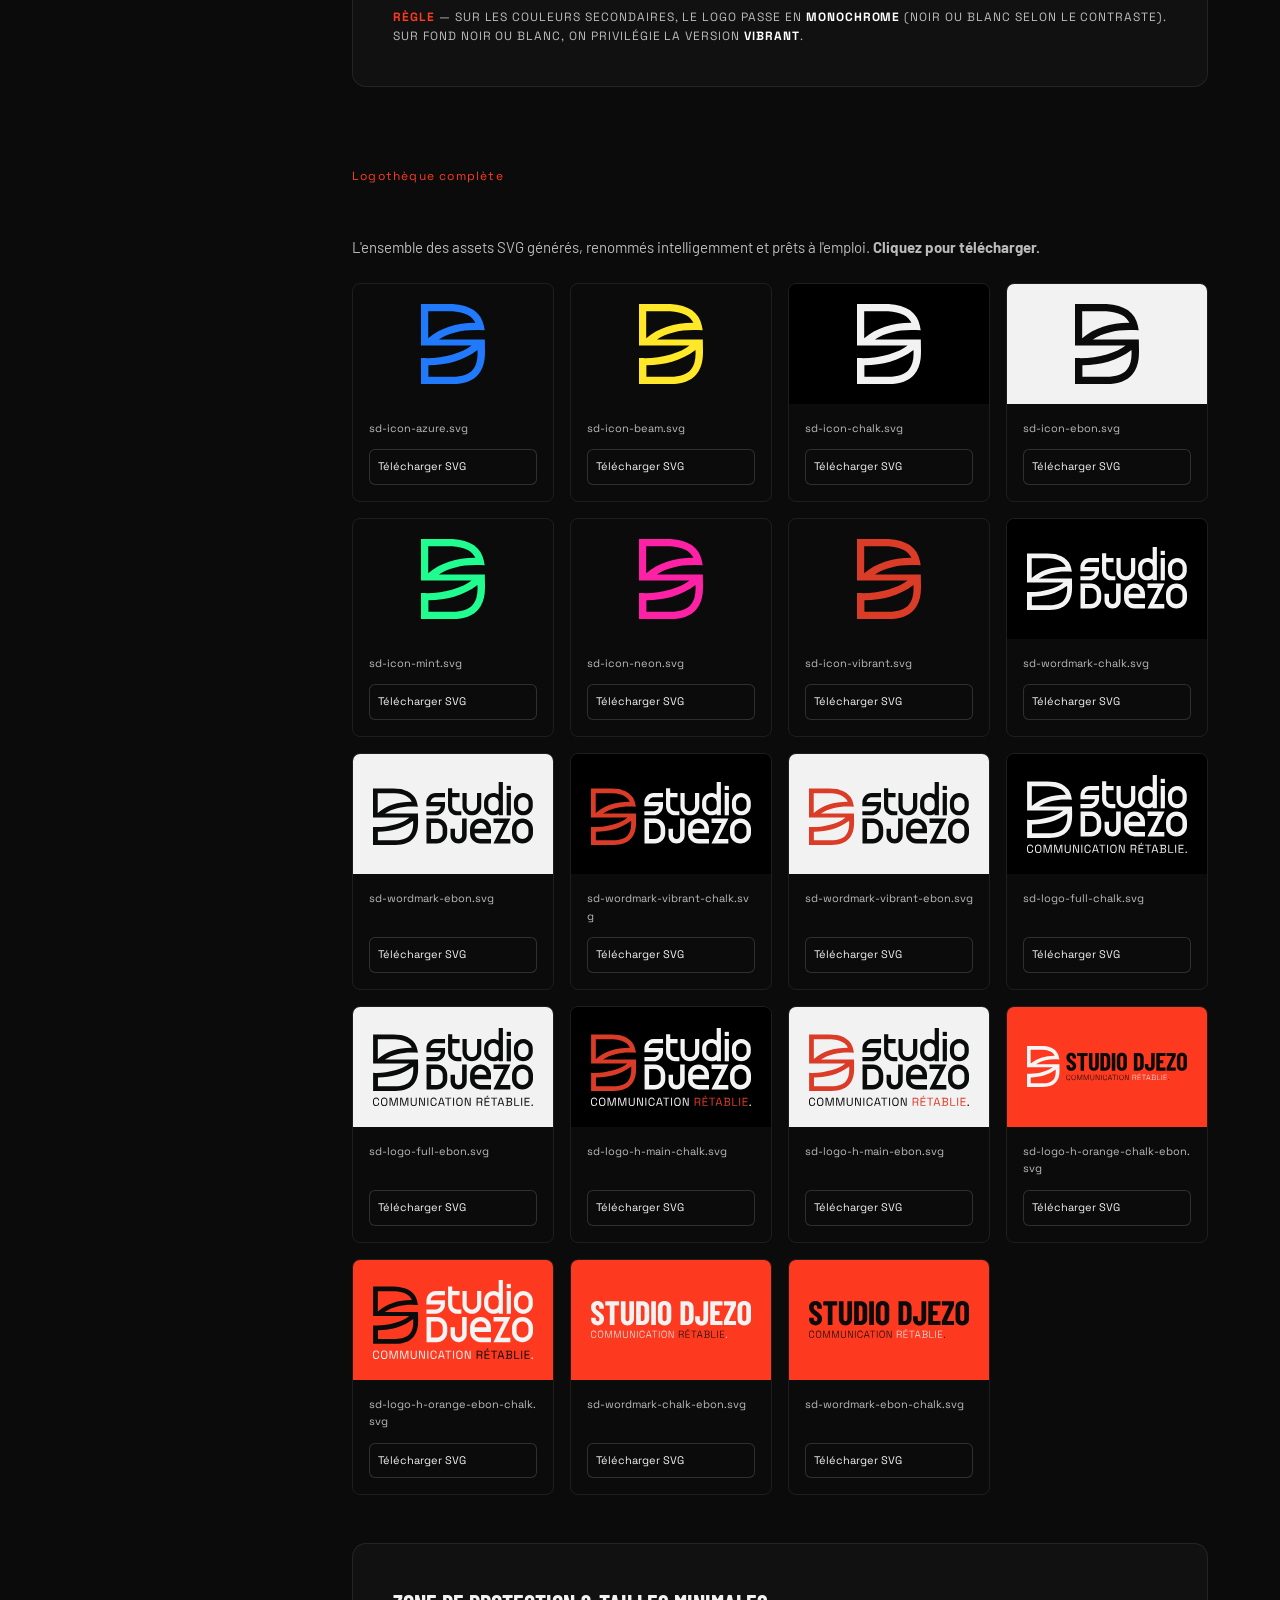
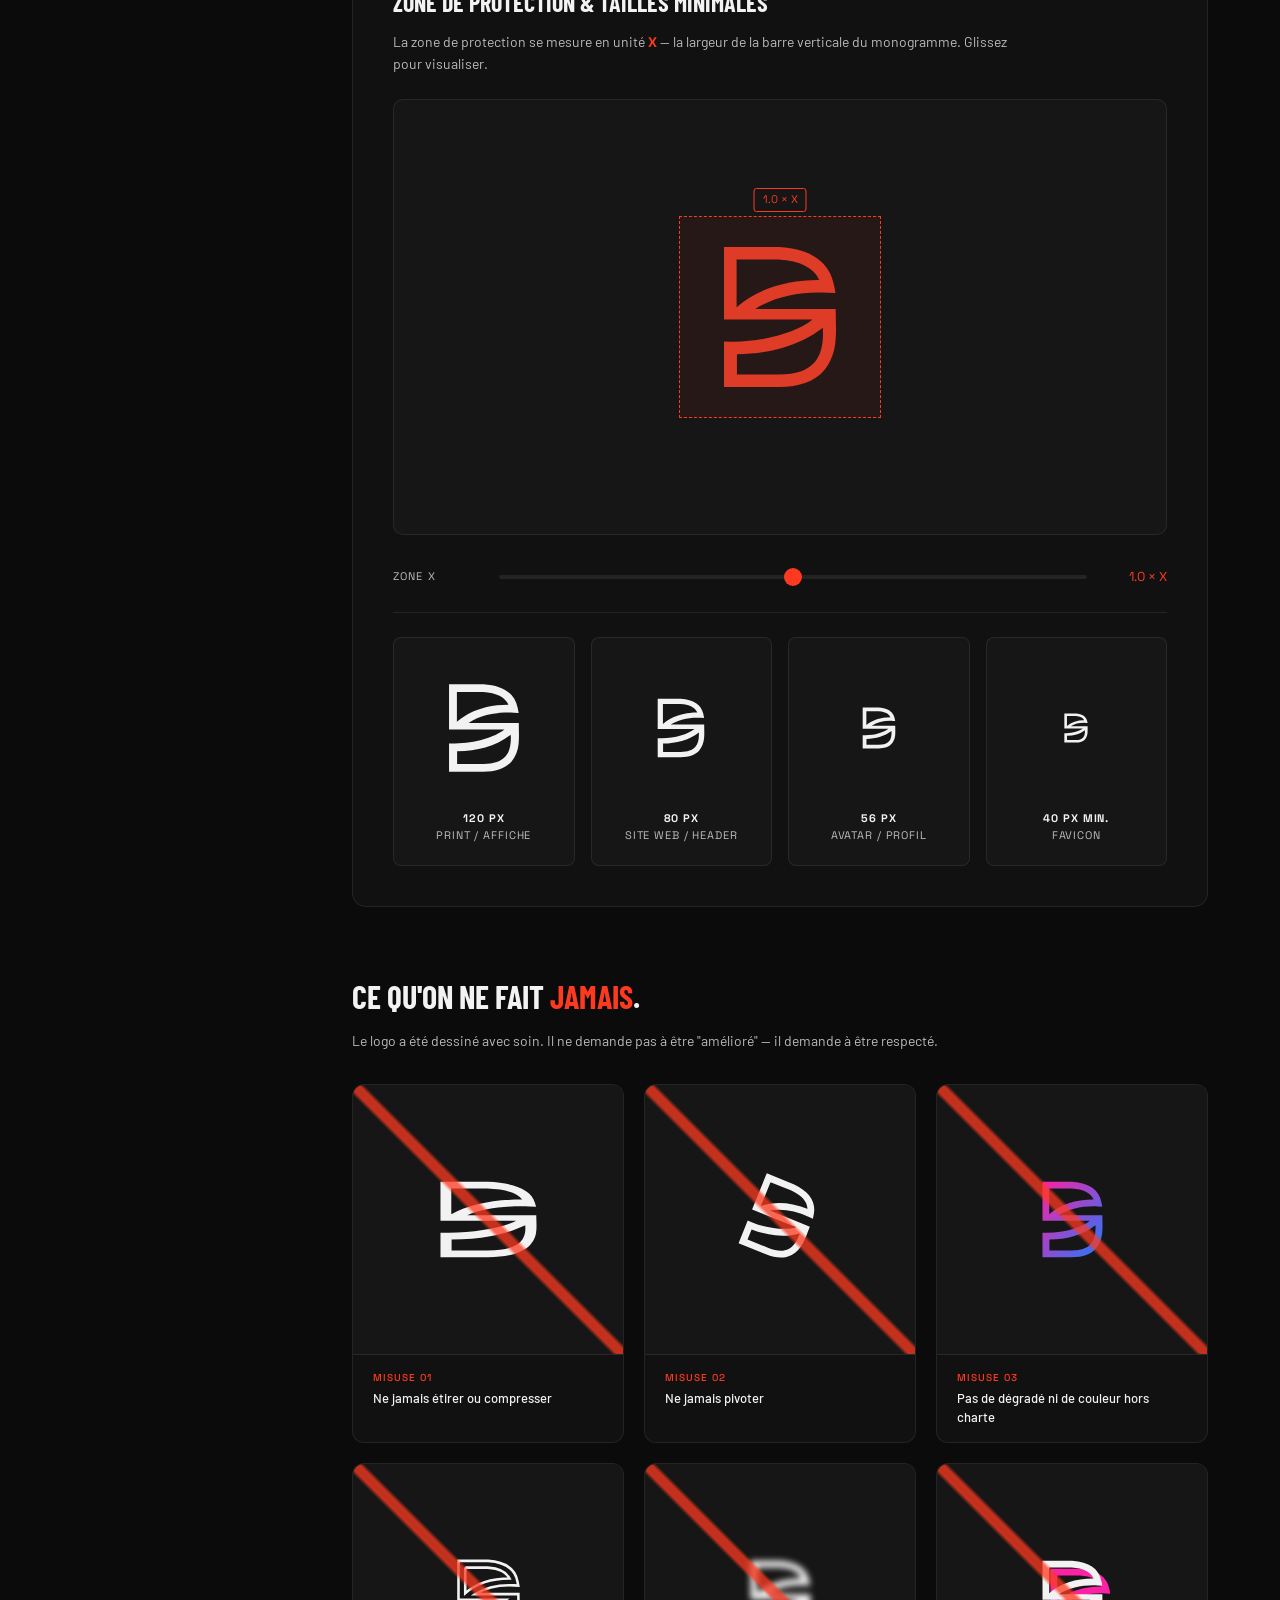
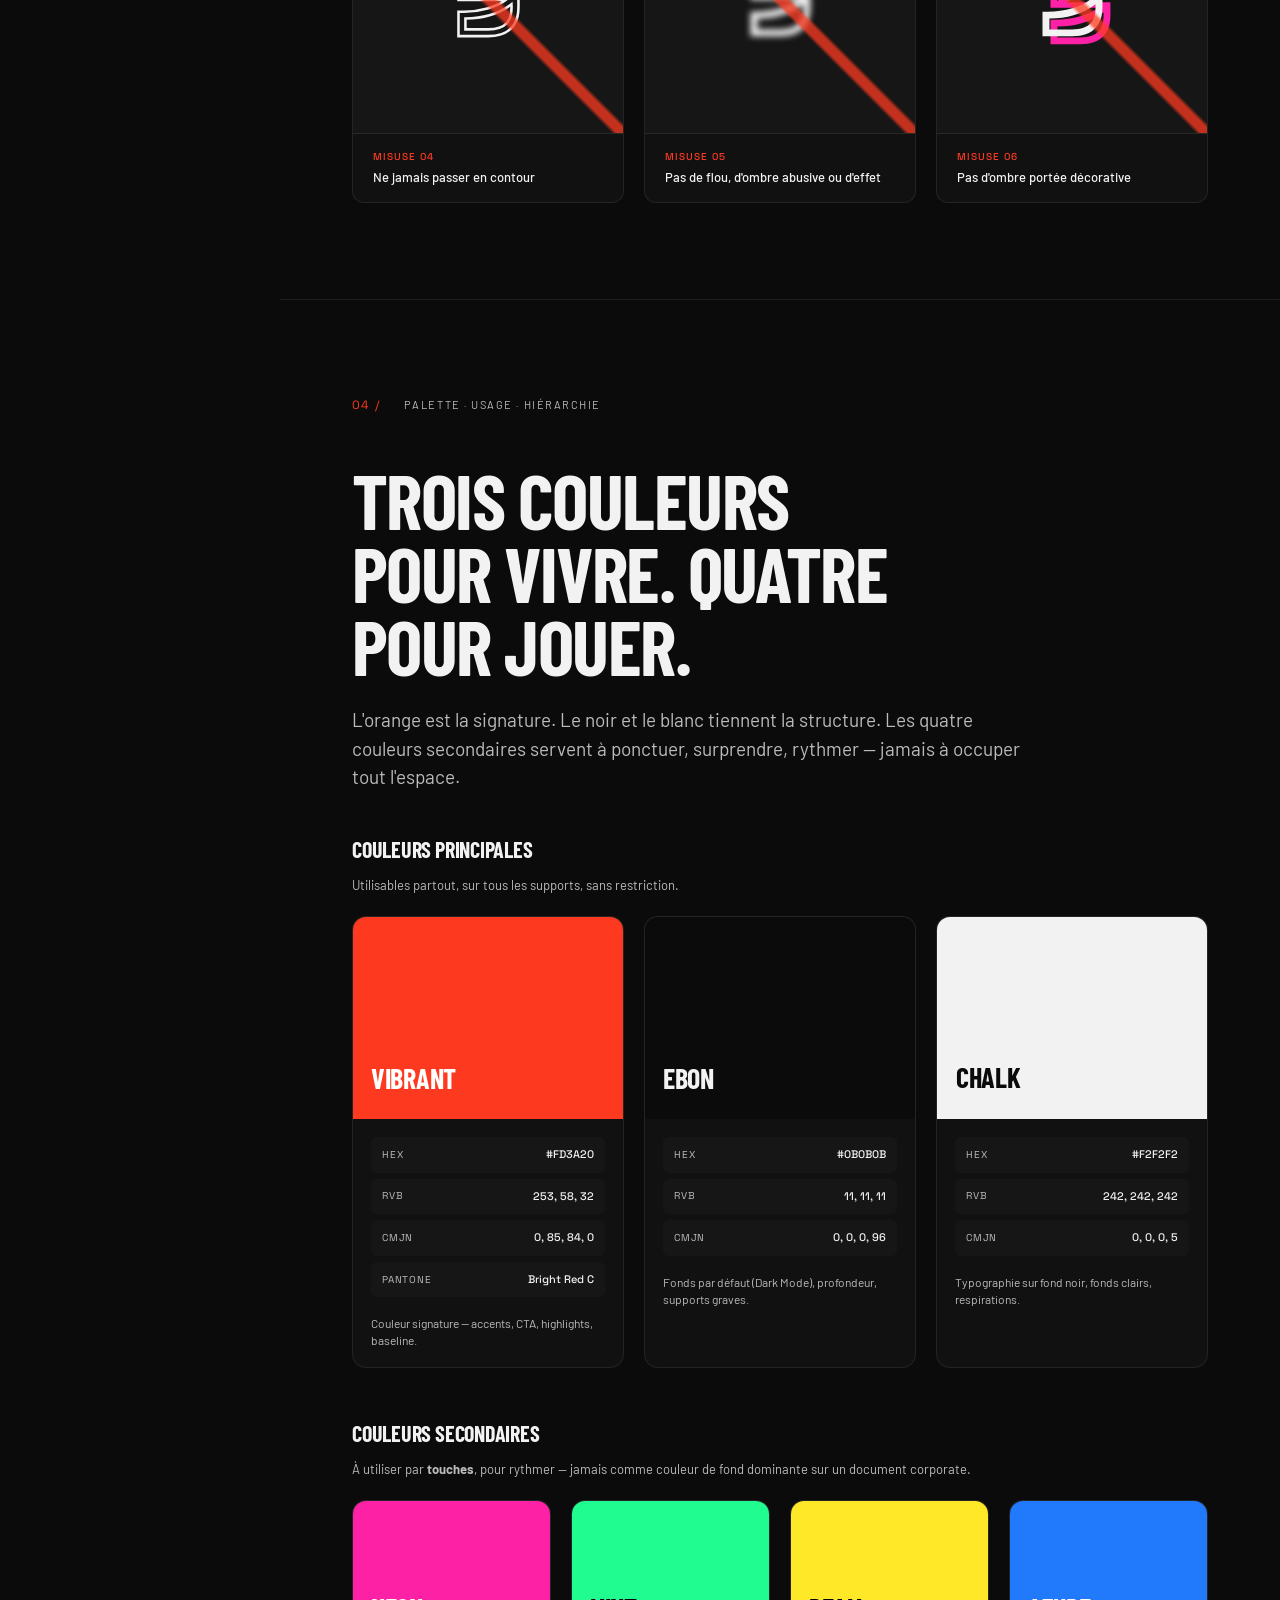
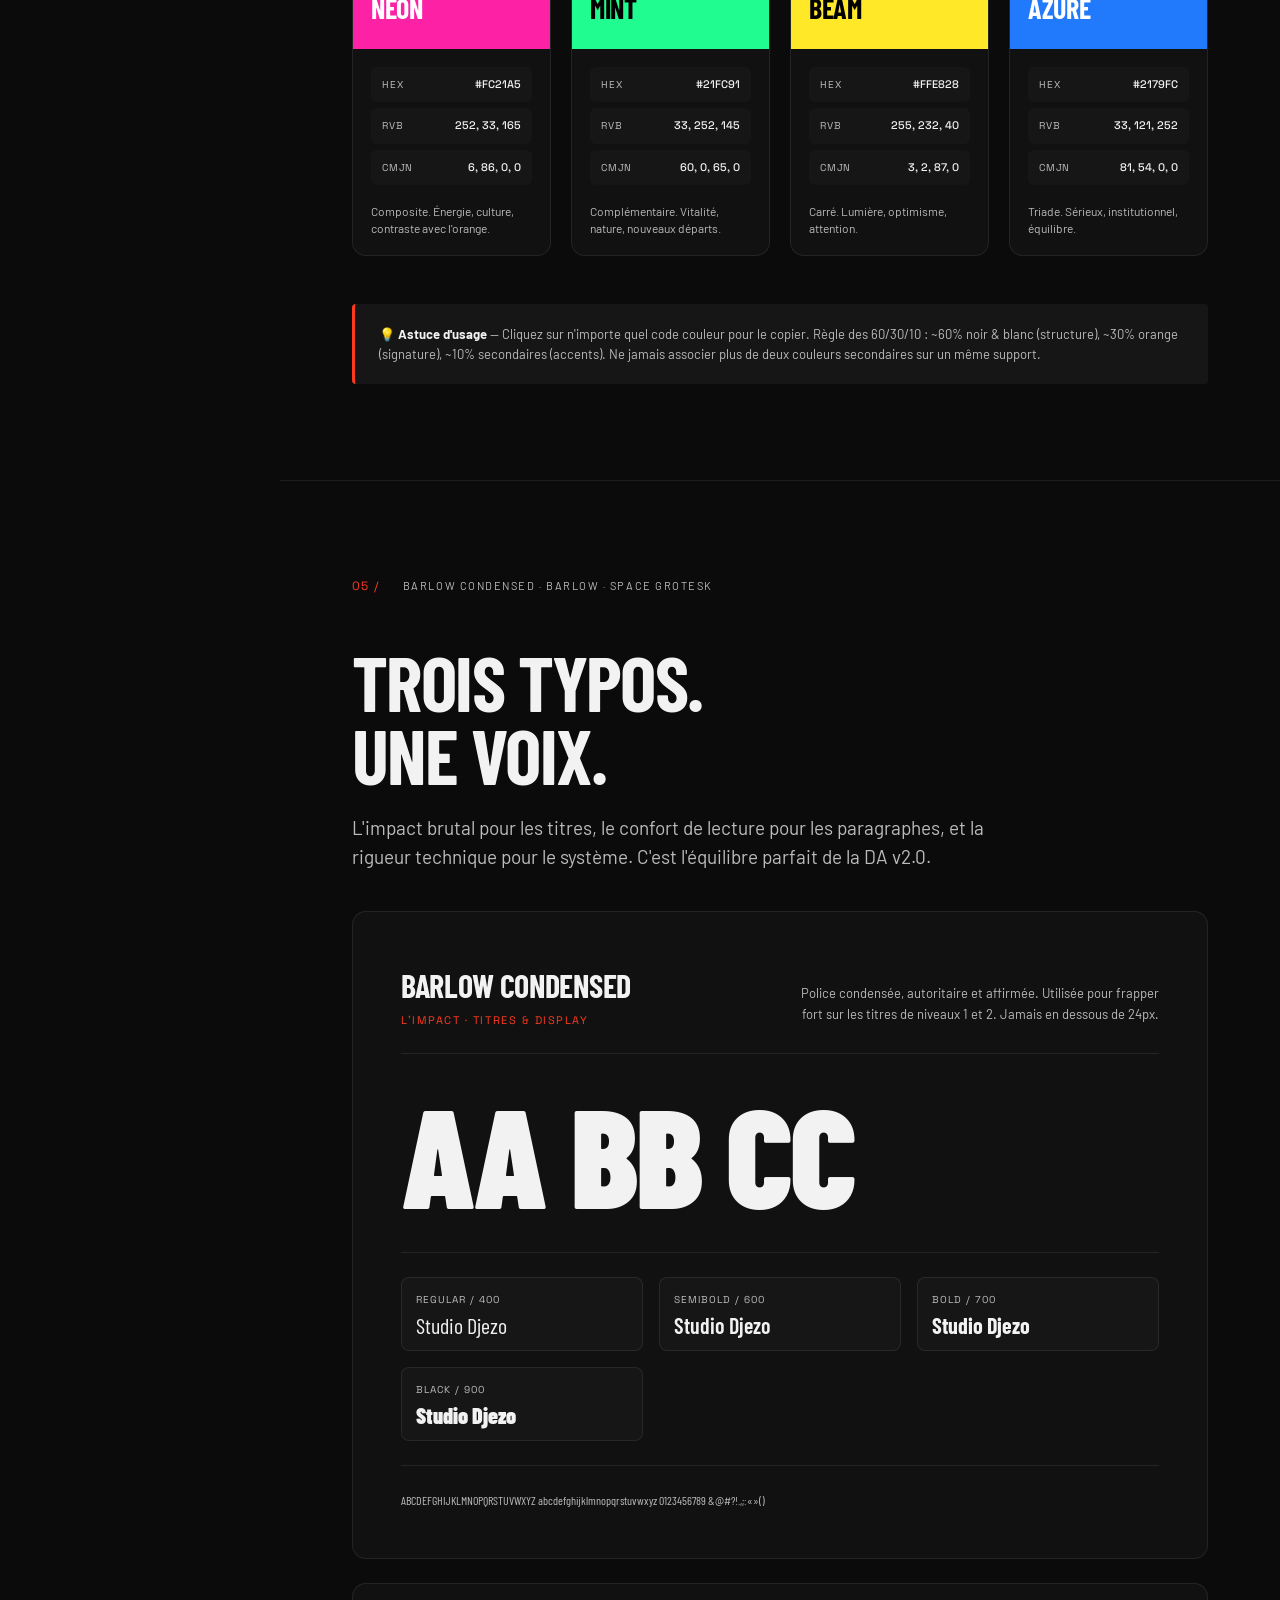
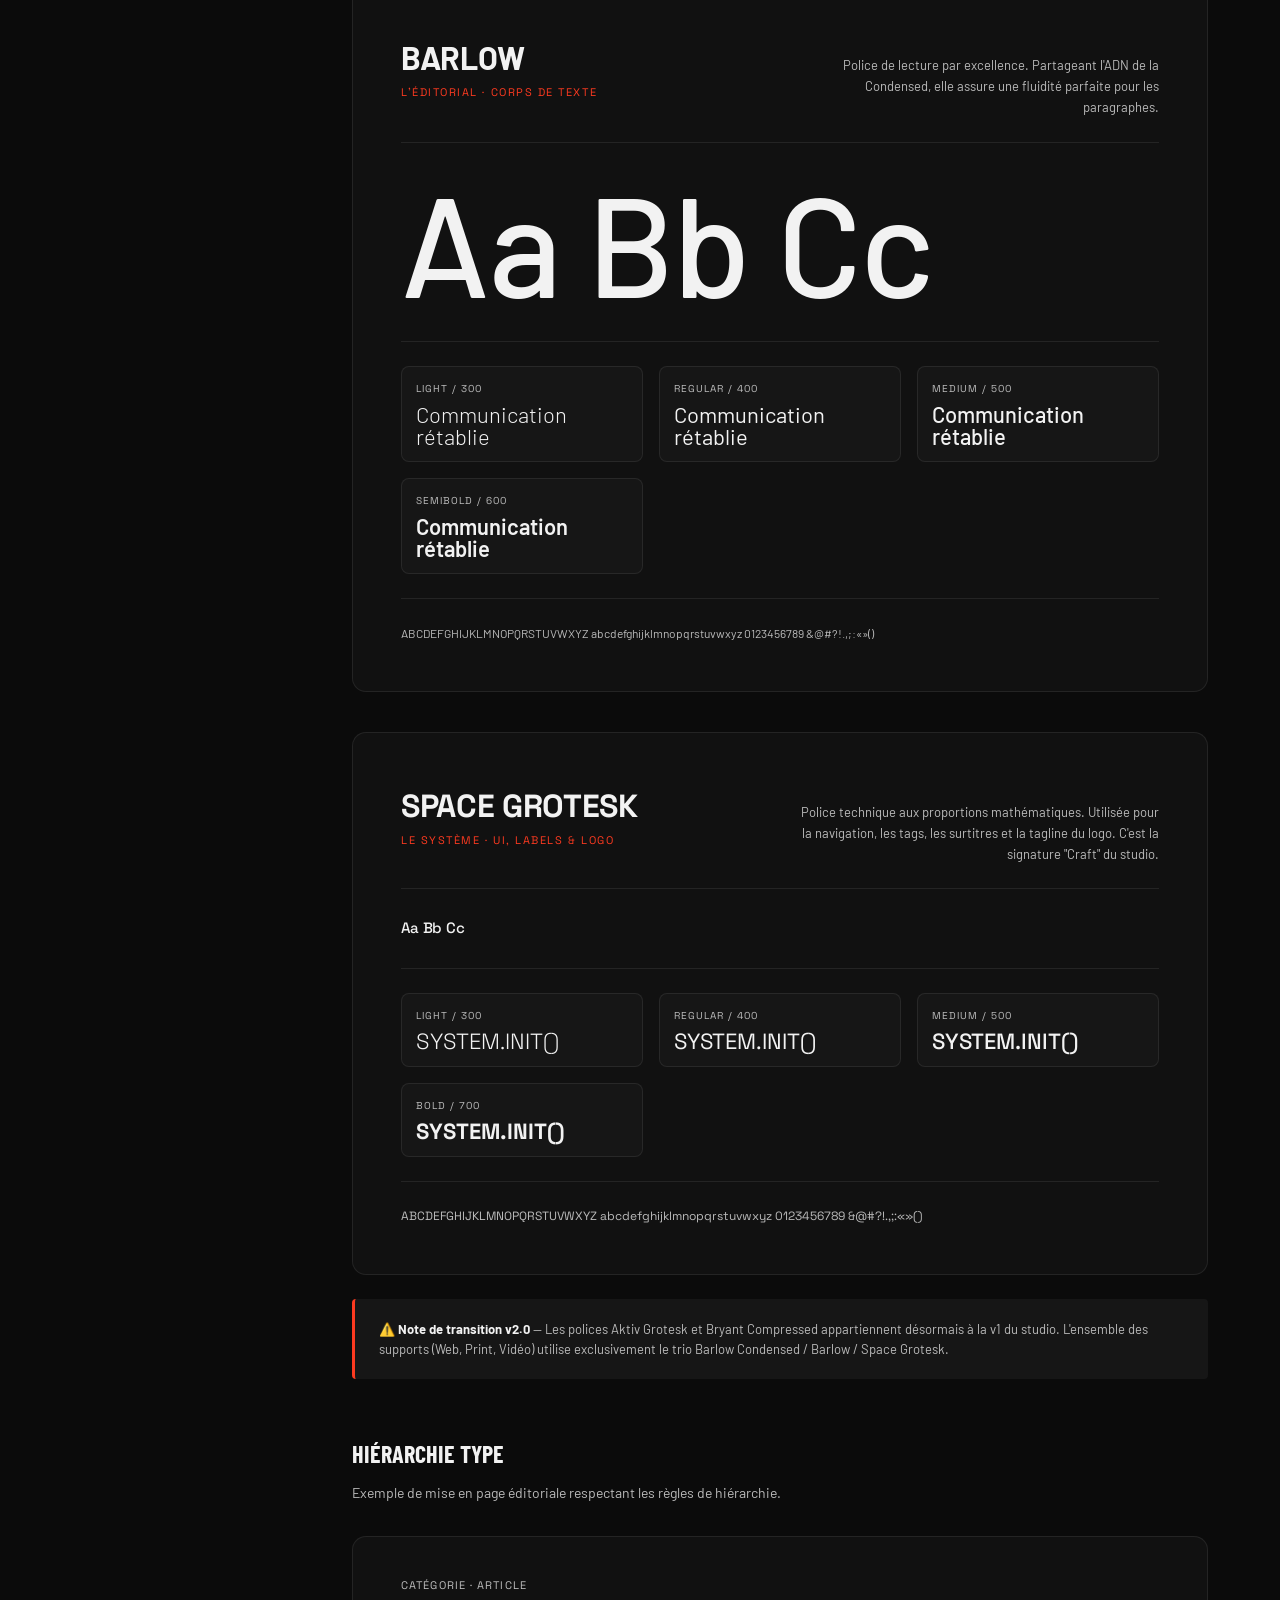
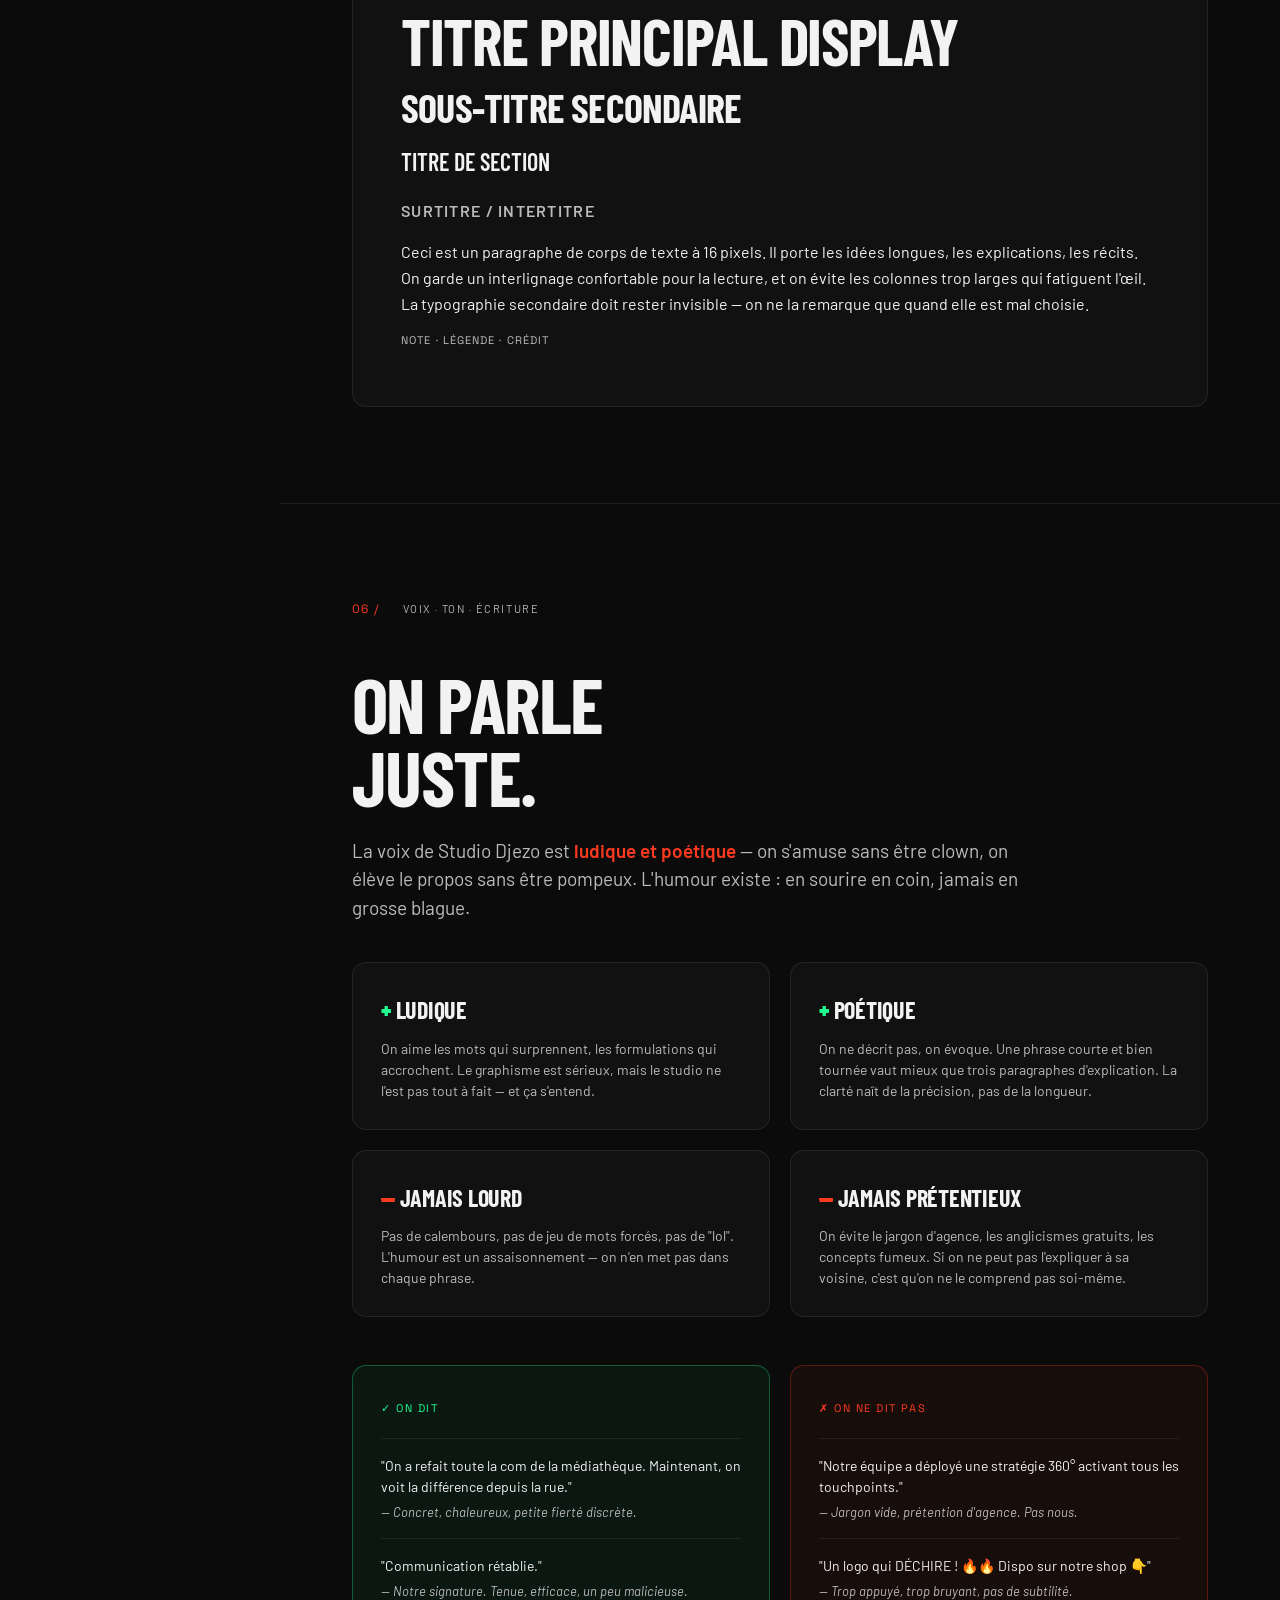
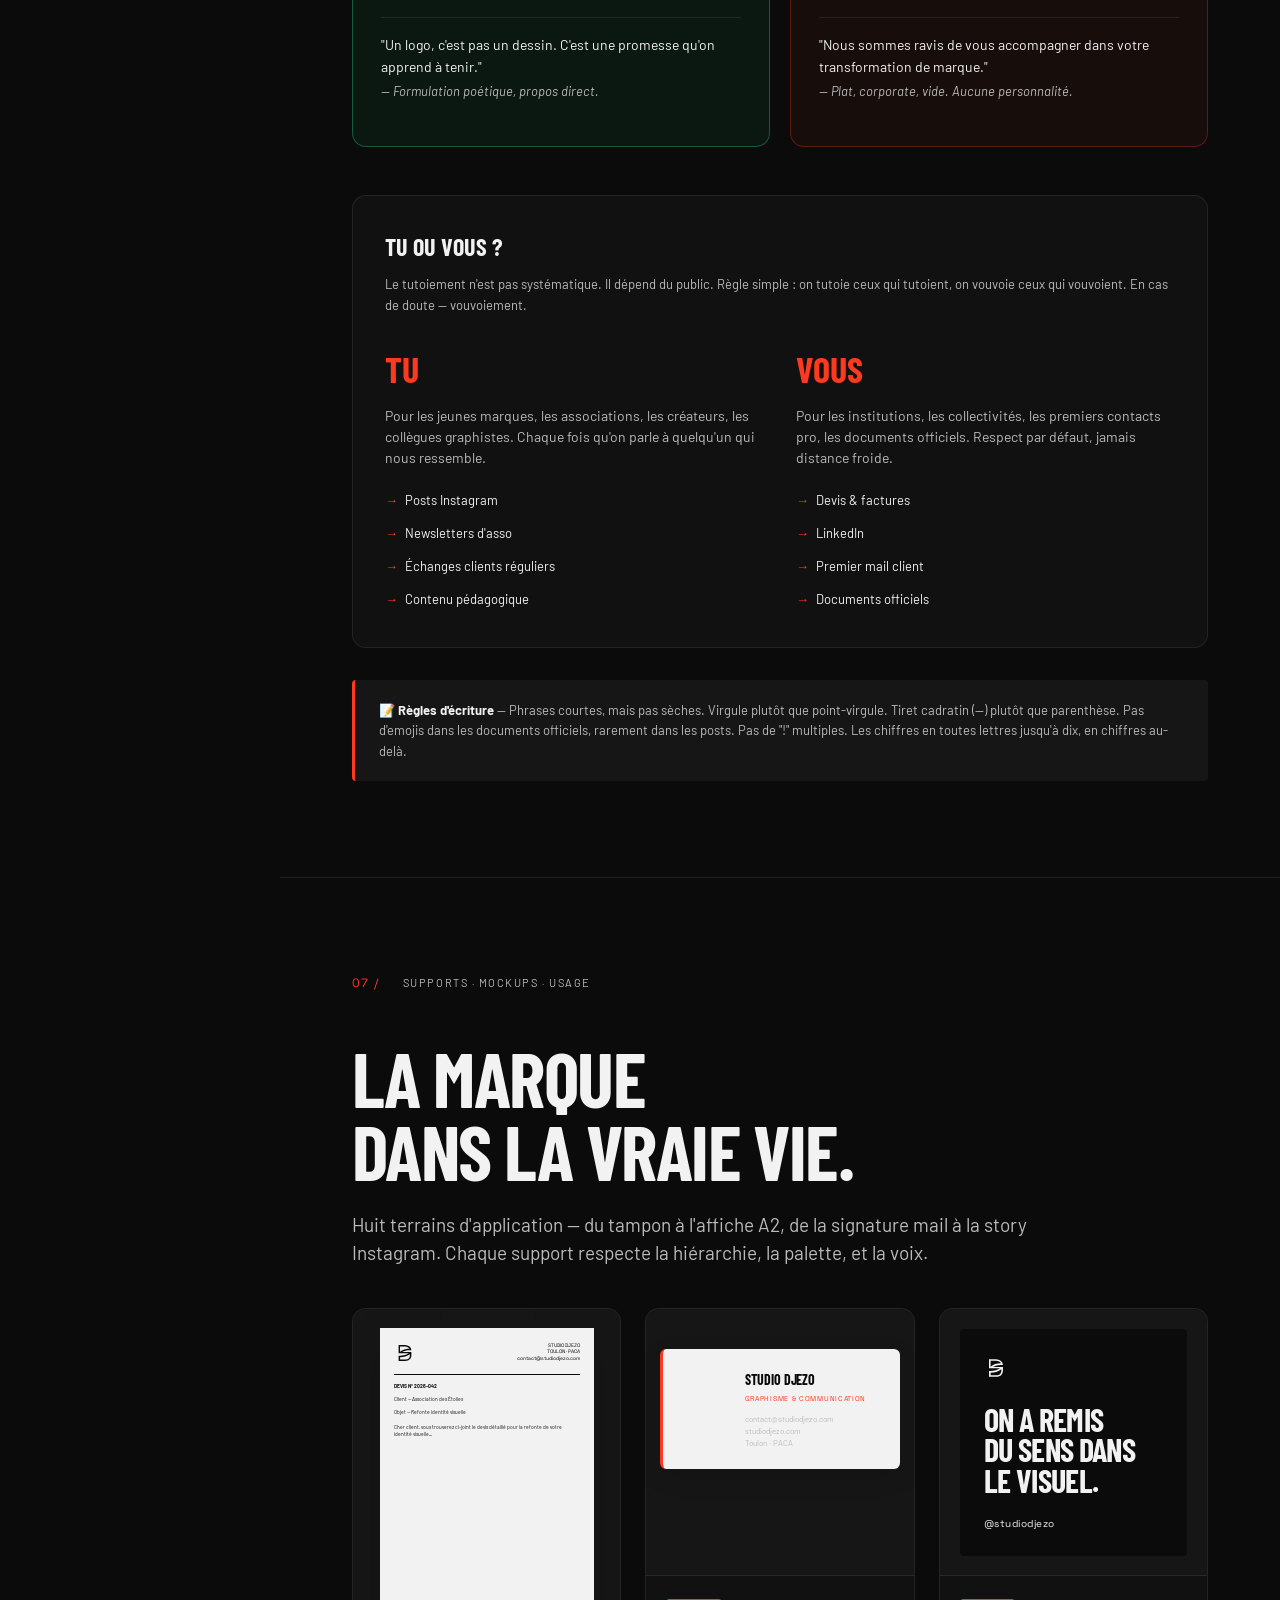
<file: brandbook/brandbook.html>
<!DOCTYPE html>

<html lang="fr" data-theme="dark">



<head>

    <meta charset="UTF-8">

    <meta name="viewport" content="width=device-width, initial-scale=1.0">

    <title>Studio Djezo &mdash; Brand Book</title>

    <link rel="icon" type="image/svg+xml" href="assets/Favicon.svg">

    <link rel="preconnect" href="https://fonts.googleapis.com">

    <link rel="preconnect" href="https://fonts.gstatic.com" crossorigin>

    <link

        href="https://fonts.googleapis.com/css2?family=Barlow:wght@300;400;500;600&family=Barlow+Condensed:wght@400;600;700;900&family=Space+Grotesk:wght@300;400;500;700&family=JetBrains+Mono:wght@400;500&display=swap"

        rel="stylesheet">



    <style>

        /* ========================================

   STUDIO DJEZO &mdash; BRAND BOOK

   Theme tokens & base

   ======================================== */

        :root {

            --orange: #FD3A20;

            --black: #0B0B0B;

            --white: #F2F2F2;

            --pink: #FC21A5;

            --green: #21FC91;

            --yellow: #FFE828;

            --blue: #2179FC;



            --font-display: 'Barlow Condensed', sans-serif;

            --font-body: 'Barlow', sans-serif;

            --font-system: 'Space Grotesk', sans-serif;

            --font-mono: 'Space Grotesk', monospace;

        }



        [data-theme="dark"] {

            --bg: #0B0B0B;

            --bg-elev: #161616;

            --bg-card: #111111;

            --text: #F2F2F2;

            --text-dim: #BBBBBB;

            --text-muted: #888888;

            --border: rgba(255, 255, 255, 0.08);

            --border-strong: rgba(255, 255, 255, 0.15);

            --hover: #1f1f1f;

        }



        [data-theme="light"] {

            --bg: #fafaf8;

            --bg-elev: #ffffff;

            --bg-card: #ffffff;

            --text: #0a0a0a;

            --text-dim: #555555;

            --text-muted: #999999;

            --border: #e8e8e5;

            --border-strong: #d0d0cd;

            --hover: #f0f0ed;

        }



        * {

            margin: 0;

            padding: 0;

            box-sizing: border-box;

        }



        html {

            scroll-behavior: smooth;

        }



        body {

            font-family: var(--font-body);

            background: var(--bg);

            color: var(--text);

            line-height: 1.6;

            font-size: 15px;

            -webkit-font-smoothing: antialiased;

            -moz-osx-font-smoothing: grayscale;

            transition: background .3s ease, color .3s ease;

        }



        ::selection {

            background: var(--orange);

            color: var(--white);

        }



        /* ========================================

   LAYOUT &mdash; Sidebar sticky + main

   ======================================== */

        .layout {

            display: grid;

            grid-template-columns: 280px 1fr;

            min-height: 100vh;

        }



        /* ---- Sidebar ---- */

        .sidebar {

            position: sticky;

            top: 0;

            height: 100vh;

            border-right: 1px solid var(--border);

            background: var(--bg);

            padding: 32px 24px;

            display: flex;

            flex-direction: column;

            overflow-y: auto;

            z-index: 10;

        }



        .sidebar-brand {

            display: flex;

            align-items: center;

            gap: 12px;

            padding-bottom: 28px;

            border-bottom: 1px solid var(--border);

            margin-bottom: 28px;

        }



        .sidebar-brand .mark {

            width: 36px;

            height: 36px;

            flex-shrink: 0;

        }



        .sidebar-brand .mark svg {

            width: 100%;

            height: 100%;

        }



        .sidebar-brand .mark svg path:not([fill]) {

            fill: var(--text);

        }



        .sidebar-brand-text {

            font-family: var(--font-display);

            font-weight: 700;

            font-size: 20px;

            letter-spacing: -0.01em;

            line-height: 1;

        }



        .sidebar-brand-text small {

            display: block;

            font-family: var(--font-body);

            font-weight: 400;

            font-size: 10px;

            letter-spacing: 0.12em;

            text-transform: uppercase;

            color: var(--text-dim);

            margin-top: 4px;

        }



        .sidebar-label {

            font-size: 10px;

            text-transform: uppercase;

            letter-spacing: 0.14em;

            color: var(--text-muted);

            margin: 24px 0 10px;

            font-weight: 500;

        }



        .sidebar-label:first-of-type {

            margin-top: 0;

        }



        .sidebar-nav {

            display: flex;

            flex-direction: column;

            gap: 2px;

        }



        .sidebar-nav a {

            color: var(--text-dim);

            text-decoration: none;

            padding: 9px 12px;

            border-radius: 6px;

            font-size: 14px;

            transition: all .15s ease;

            display: flex;

            align-items: center;

            gap: 10px;

        }



        .sidebar-nav a:hover {

            background: var(--hover);

            color: var(--text);

        }



        .sidebar-nav a.active {

            background: var(--orange);

            color: var(--white);

        }



        .sidebar-nav a .num {

            font-family: var(--font-mono);

            font-size: 11px;

            opacity: .6;

            min-width: 18px;

        }



        .sidebar-foot {

            margin-top: auto;

            padding-top: 24px;

            border-top: 1px solid var(--border);

            display: flex;

            flex-direction: column;

            gap: 12px;

        }



        .theme-toggle {

            display: flex;

            align-items: center;

            justify-content: space-between;

            padding: 10px 14px;

            background: var(--bg-card);

            border: 1px solid var(--border);

            border-radius: 8px;

            cursor: pointer;

            font-family: var(--font-body);

            font-size: 12px;

            color: var(--text);

            transition: all .15s ease;

        }



        .theme-toggle:hover {

            border-color: var(--border-strong);

        }



        .theme-toggle svg {

            width: 16px;

            height: 16px;

        }



        .sidebar-meta {

            font-family: var(--font-mono);

            font-size: 10px;

            color: var(--text-muted);

            line-height: 1.5;

        }



        /* ---- Floating Brand (Mix Blend Mode) ---- */

        .floating-brand {

            position: fixed;

            top: 2.5rem;

            right: 72px;

            font-family: var(--font-system);

            font-size: .65rem;

            letter-spacing: 3px;

            text-transform: uppercase;

            color: #fff;

            font-weight: 500;

            mix-blend-mode: difference;

            z-index: 900;

            pointer-events: none;

        }



        @media (max-width: 900px) {

            .layout {

                grid-template-columns: 1fr;

            }

            .sidebar {

                height: auto;

                position: relative;

                padding: 24px;

            }

            .floating-brand {

                display: none;

            }

        }



        /* ---- Main ---- */

        .main {

            min-width: 0;

        }



        .section {

            padding: 96px 72px;

            max-width: 1280px;

            border-bottom: 1px solid var(--border);

            scroll-margin-top: 0;

        }



        .section-head {

            display: flex;

            align-items: baseline;

            gap: 24px;

            margin-bottom: 48px;

        }



        .section-num {

            font-family: var(--font-mono);

            font-size: 12px;

            color: var(--orange);

            letter-spacing: 0.1em;

        }



        .section-kicker {

            font-size: 11px;

            text-transform: uppercase;

            letter-spacing: 0.14em;

            color: var(--text-dim);

        }



        .section h2 {

            font-family: var(--font-display);

            font-weight: 700;

            font-size: clamp(48px, 6vw, 88px);

            line-height: .95;

            letter-spacing: -0.02em;

            margin-bottom: 24px;

            text-transform: uppercase;

        }



        .section .lead {

            font-size: 19px;

            line-height: 1.5;

            color: var(--text-dim);

            max-width: 680px;

            margin-bottom: 40px;

        }



        /* ========================================

   COVER / HERO

   ======================================== */

        .cover {

            min-height: 100vh;

            display: flex;

            flex-direction: column;

            justify-content: space-between;

            padding: 64px 72px 48px;

            position: relative;

            overflow: hidden;

            background: var(--bg);

        }



        .cover-top {

            position: fixed;

            top: 64px;

            left: calc(280px + 72px);

            right: 72px;

            z-index: 900;

            display: flex;

            justify-content: space-between;

            align-items: flex-start;

            font-family: var(--font-mono);

            font-size: 11px;

            letter-spacing: 0.1em;

            text-transform: uppercase;

            color: #fff;

            mix-blend-mode: difference;

            pointer-events: none;

        }



        .cover-top strong {

            color: #fff;

            font-weight: 500;

        }



        .cover-center {

            display: grid;

            grid-template-columns: 1fr auto;

            align-items: end;

            gap: 48px;

            padding: 40px 0;

        }



        .cover-title {

            font-family: var(--font-display);

            font-weight: 700;

            font-size: clamp(80px, 14vw, 220px);

            line-height: .85;

            letter-spacing: -0.03em;

            text-transform: uppercase;

            margin-bottom: 16px;

        }



        .cover-sub {

            font-family: var(--font-display);

            font-weight: 500;

            font-size: 28px;

            line-height: 1.15;

            color: var(--text-dim);

            max-width: 480px;

        }



        .cover-mark {

            width: clamp(180px, 22vw, 360px);

            aspect-ratio: 1;

            display: flex;

            align-items: center;

            justify-content: center;

        }



        .cover-mark svg {

            width: 100%;

            height: 100%;

        }



        .cover-bottom {

            display: flex;

            justify-content: space-between;

            align-items: flex-end;

            font-family: var(--font-mono);

            font-size: 10px;

            letter-spacing: 0.12em;

            text-transform: uppercase;

            color: var(--text-dim);

            padding-top: 48px;

            border-top: 1px solid var(--border);

        }



        .cover-bottom .tagline {

            font-family: var(--font-display);

            font-weight: 600;

            font-size: 22px;

            letter-spacing: 0;

            text-transform: none;

            color: var(--text);

        }



        .cover-bottom .tagline .orange {

            color: var(--orange);

        }



        /* Marquee decorative */

        .marquee {

            overflow: hidden;

            white-space: nowrap;

            padding: 14px 0;

            border-top: 1px solid var(--border);

            border-bottom: 1px solid var(--border);

            background: var(--bg-elev);

            font-family: var(--font-display);

            font-weight: 600;

            font-size: 14px;

            letter-spacing: 0.2em;

            text-transform: uppercase;

            color: var(--text-dim);

        }



        .marquee-track {

            display: inline-block;

            animation: marquee 40s linear infinite;

        }



        .marquee span {

            margin: 0 28px;

        }



        .marquee span.dot {

            font-size: 0;

            display: inline-block;

            width: 5px;

            height: 5px;

            background: var(--orange);

            border-radius: 50%;

            vertical-align: middle;

            margin: 0 -16px;

        }



        @keyframes marquee {

            0% {

                transform: translateX(0);

            }



            100% {

                transform: translateX(-50%);

            }

        }



        /* ========================================

   BRAND STORY

   ======================================== */

        .story-grid {

            display: grid;

            grid-template-columns: 1fr 1fr;

            gap: 64px;

            align-items: start;

        }



        .story-body p {

            font-size: 17px;

            line-height: 1.6;

            color: var(--text);

            margin-bottom: 20px;

        }



        .story-body p.large {

            font-family: var(--font-display);

            font-weight: 500;

            font-size: 28px;

            line-height: 1.2;

            color: var(--text);

            margin-bottom: 32px;

        }



        .story-body em {

            color: var(--orange);

            font-style: normal;

            font-weight: 500;

        }



        .pillars {

            display: flex;

            flex-direction: column;

            gap: 16px;

        }



        .pillar {

            border: 1px solid var(--border);

            border-radius: 12px;

            padding: 24px;

            background: var(--bg-card);

            transition: transform .35s cubic-bezier(.22,1,.36,1), box-shadow .35s ease, border-color .2s ease;

        }



        .pillar:hover {

            border-color: var(--orange);

            transform: translateY(-4px);

            box-shadow:

                0 0 0 1px var(--orange),

                0 16px 48px rgba(253, 58, 32, .18),

                0 4px 16px rgba(0, 0, 0, .4);

        }



        .pillar-num {

            font-family: var(--font-mono);

            font-size: 11px;

            color: var(--orange);

            letter-spacing: 0.12em;

            margin-bottom: 8px;

        }



        .pillar-title {

            font-family: var(--font-display);

            font-weight: 700;

            font-size: 26px;

            line-height: 1.1;

            text-transform: uppercase;

            letter-spacing: -0.01em;

            margin-bottom: 8px;

        }



        .pillar-desc {

            font-size: 14px;

            line-height: 1.5;

            color: var(--text-dim);

        }



        /* Manifesto block */

        .manifesto {

            margin-top: 64px;

            padding: 56px 48px;

            background: var(--orange);

            color: var(--white);

            border-radius: 16px;

            font-family: var(--font-display);

            font-weight: 600;

            font-size: clamp(28px, 3vw, 44px);

            line-height: 1.15;

            letter-spacing: -0.01em;

            position: relative;

            overflow: hidden;

        }



        .manifesto::before {

            content: '“';

            position: absolute;

            top: -40px;

            left: 20px;

            font-size: 220px;

            opacity: 0.12;

            font-family: Georgia, serif;

            line-height: 1;

        }



        .manifesto-sign {

            display: block;

            margin-top: 32px;

            font-family: var(--font-mono);

            font-weight: 400;

            font-size: 12px;

            letter-spacing: 0.14em;

            text-transform: uppercase;

            opacity: .7;

        }



        /* ========================================

   AUDIENCE

   ======================================== */

        .audience-grid {

            display: grid;

            grid-template-columns: repeat(3, 1fr);

            gap: 24px;

        }



        .persona {

            border: 1px solid var(--border);

            border-radius: 14px;

            padding: 32px 28px;

            background: var(--bg-card);

            transition: transform .35s cubic-bezier(.22,1,.36,1), box-shadow .35s ease, border-color .2s ease;

            position: relative;

            overflow: hidden;

        }



        .persona:hover {

            border-color: var(--orange);

            transform: translateY(-4px);

            box-shadow:

                0 0 0 1px var(--orange),

                0 16px 48px rgba(253, 58, 32, .18),

                0 4px 16px rgba(0, 0, 0, .4);

        }



        .persona-icon {

            width: 56px;

            height: 56px;

            border-radius: 50%;

            display: flex;

            align-items: center;

            justify-content: center;

            margin-bottom: 20px;

            font-family: var(--font-display);

            font-weight: 700;

            font-size: 22px;

            color: var(--white);

        }



        .persona:nth-child(1) .persona-icon {

            background: var(--orange);

        }



        .persona:nth-child(2) .persona-icon {

            background: var(--pink);

        }



        .persona:nth-child(3) .persona-icon {

            background: var(--blue);

        }



        .persona h3 {

            font-family: var(--font-display);

            font-weight: 700;

            font-size: 24px;

            text-transform: uppercase;

            line-height: 1.1;

            margin-bottom: 8px;

        }



        .persona-sub {

            font-size: 12px;

            text-transform: uppercase;

            letter-spacing: 0.1em;

            color: var(--text-dim);

            margin-bottom: 16px;

        }



        .persona p {

            font-size: 14px;

            color: var(--text-dim);

            line-height: 1.55;

        }



        .persona-tags {

            display: flex;

            flex-wrap: wrap;

            gap: 6px;

            margin-top: 18px;

            padding-top: 18px;

            border-top: 1px solid var(--border);

        }



        .persona-tags span {

            font-family: var(--font-mono);

            font-size: 10px;

            padding: 4px 8px;

            background: var(--hover);

            border-radius: 4px;

            color: var(--text-dim);

        }



        /* ========================================

   LOGO SYSTEM

   ======================================== */

        .logo-system {

            display: grid;

            grid-template-columns: 1fr 1fr;

            gap: 32px;

            margin-bottom: 64px;

        }



        .logo-card {

            background: var(--bg-card);

            border: 1px solid var(--border);

            border-radius: 14px;

            overflow: hidden;

        }



        .logo-card-preview {

            aspect-ratio: 16 / 10;

            display: flex;

            align-items: center;

            justify-content: center;

            padding: 48px;

            background: var(--bg-elev);

            border-bottom: 1px solid var(--border);

        }



        .logo-card-preview svg {

            max-width: 80%;

            max-height: 80%;

        }



        .logo-card-info {

            padding: 24px 28px;

            display: flex;

            justify-content: space-between;

            align-items: flex-start;

            gap: 16px;

        }



        .logo-card-info h3 {

            font-family: var(--font-display);

            font-weight: 700;

            font-size: 22px;

            text-transform: uppercase;

            margin-bottom: 4px;

        }



        .logo-card-info p {

            font-size: 13px;

            color: var(--text-dim);

        }



        .download-btns {

            display: flex;

            gap: 8px;

        }



        .btn-download {

            display: inline-flex;

            align-items: center;

            gap: 6px;

            padding: 8px 14px;

            background: var(--bg);

            border: 1px solid var(--border-strong);

            border-radius: 6px;

            font-family: var(--font-mono);

            font-size: 11px;

            color: var(--text);

            text-decoration: none;

            cursor: pointer;

            transition: all .15s ease;

        }



        .btn-download:hover {

            background: var(--orange);

            color: var(--white);

            border-color: var(--orange);

        }



        /* Logo on background tester */

        .bg-tester {

            background: var(--bg-card);

            border: 1px solid var(--border);

            border-radius: 14px;

            padding: 40px;

            margin-bottom: 64px;

        }



        .bg-tester-head {

            display: flex;

            justify-content: space-between;

            align-items: center;

            margin-bottom: 24px;

            flex-wrap: wrap;

            gap: 16px;

        }



        .bg-tester-title {

            font-family: var(--font-display);

            font-weight: 700;

            font-size: 20px;

            text-transform: uppercase;

        }



        .bg-swatches {

            display: flex;

            gap: 8px;

            flex-wrap: wrap;

        }



        .bg-swatch {

            width: 36px;

            height: 36px;

            border-radius: 8px;

            cursor: pointer;

            border: 2px solid transparent;

            transition: all .15s ease;

            position: relative;

        }



        .bg-swatch:hover {

            transform: scale(1.08);

        }



        .bg-swatch.active {

            border-color: var(--text);

            box-shadow: 0 0 0 3px var(--bg-card);

        }



        .bg-preview {

            aspect-ratio: 16 / 7;

            border-radius: 10px;

            display: flex;

            align-items: center;

            justify-content: center;

            transition: background .3s ease;

            border: 1px solid var(--border);

            padding: 40px 60px;

        }



        .bg-preview>div {

            width: 60%;

            max-width: 520px;

            display: flex;

            align-items: center;

            justify-content: center;

        }



        .bg-preview svg {

            width: 100%;

            height: auto;

            display: block;

        }



        /* Construction / zone de protection */

        .protection-block {

            background: var(--bg-card);

            border: 1px solid var(--border);

            border-radius: 14px;

            padding: 40px;

            margin-bottom: 64px;

        }



        .protection-viewer {

            aspect-ratio: 16 / 9;

            background: var(--bg-elev);

            border: 1px solid var(--border);

            border-radius: 10px;

            display: flex;

            align-items: center;

            justify-content: center;

            overflow: hidden;

            margin-bottom: 20px;

            position: relative;

        }



        /* Wrapper qui grossit avec le padding = zone de protection */

        .protection-wrap {

            position: relative;

            display: inline-flex;

            align-items: center;

            justify-content: center;

            /* padding = zone X, mis à jour par JS via CSS var */

            padding: var(--zone-pad, 0px);

            transition: padding .15s ease;

        }



        /* Cadre en pointillés qui suit exactement le wrapper */

        .protection-wrap::before {

            content: '';

            position: absolute;

            inset: 0;

            border: 1.5px dashed var(--orange);

            background: rgba(253, 58, 32, 0.07);

            pointer-events: none;

            transition: opacity .15s;

            opacity: var(--zone-opacity, 0);

        }



        .protection-mark {

            width: 140px;

            height: 140px;

            display: flex;

            align-items: center;

            justify-content: center;

            flex-shrink: 0;

        }



        .protection-mark svg {

            width: 100%;

            height: 100%;

            display: block;

        }



        .protection-mark svg path:not([fill]) {

            fill: var(--text);

        }



        .x-label {

            position: absolute;

            top: -28px;

            left: 50%;

            transform: translateX(-50%);

            font-family: var(--font-mono);

            font-size: 11px;

            color: var(--orange);

            background: var(--bg-elev);

            padding: 2px 8px;

            border-radius: 3px;

            border: 1px solid var(--orange);

            white-space: nowrap;

            pointer-events: none;

        }



        .protection-slider {

            display: flex;

            align-items: center;

            gap: 16px;

            padding-top: 12px;

        }



        .protection-slider label {

            font-family: var(--font-mono);

            font-size: 11px;

            color: var(--text-dim);

            text-transform: uppercase;

            letter-spacing: 0.1em;

            min-width: 90px;

        }



        .protection-slider input[type="range"] {

            flex: 1;

            height: 4px;

            -webkit-appearance: none;

            appearance: none;

            background: var(--border);

            border-radius: 2px;

            outline: none;

        }



        .protection-slider input[type="range"]::-webkit-slider-thumb {

            -webkit-appearance: none;

            appearance: none;

            width: 18px;

            height: 18px;

            background: var(--orange);

            border-radius: 50%;

            cursor: pointer;

            transition: transform .15s;

        }



        .protection-slider input[type="range"]::-webkit-slider-thumb:hover {

            transform: scale(1.2);

        }



        .protection-slider input[type="range"]::-moz-range-thumb {

            width: 18px;

            height: 18px;

            background: var(--orange);

            border-radius: 50%;

            cursor: pointer;

            border: none;

        }



        .protection-value {

            font-family: var(--font-mono);

            font-size: 13px;

            color: var(--orange);

            min-width: 64px;

            text-align: right;

        }



        .sizes-grid {

            display: grid;

            grid-template-columns: repeat(4, 1fr);

            gap: 16px;

            margin-top: 24px;

            padding-top: 24px;

            border-top: 1px solid var(--border);

        }



        .size-cell {

            text-align: center;

            padding: 20px 12px;

            background: var(--bg-elev);

            border: 1px solid var(--border);

            border-radius: 8px;

        }



        .size-mark {

            display: flex;

            align-items: center;

            justify-content: center;

            margin-bottom: 12px;

            min-height: 140px;

        }



        .size-mark [data-mark-simple] {

            display: flex;

            align-items: center;

            justify-content: center;

        }



        .size-mark [data-mark-simple] svg {

            width: 100%;

            height: 100%;

        }



        .size-mark svg path:not([fill]) {

            fill: var(--text);

        }



        .size-label {

            font-family: var(--font-mono);

            font-size: 11px;

            color: var(--text-dim);

            text-transform: uppercase;

            letter-spacing: 0.08em;

        }



        .size-label strong {

            color: var(--text);

        }



        /* Misuses */

        .misuse-grid {

            display: grid;

            grid-template-columns: repeat(3, 1fr);

            gap: 20px;

        }



        .misuse {

            border: 1px solid var(--border);

            border-radius: 12px;

            overflow: hidden;

            background: var(--bg-card);

        }



        .misuse-visual {

            aspect-ratio: 1;

            background: var(--bg-elev);

            display: flex;

            align-items: center;

            justify-content: center;

            padding: 32px;

            position: relative;

            border-bottom: 1px solid var(--border);

            overflow: hidden;

        }



        .misuse-visual>div {

            width: 50%;

            aspect-ratio: 1;

            display: flex;

            align-items: center;

            justify-content: center;

            transform-origin: center center;

        }



        .misuse-visual svg {

            width: 100%;

            height: 100%;

            display: block;

        }



        .misuse-visual svg path:not([fill]) {

            fill: var(--text);

        }



        .misuse-visual::after {

            content: '';

            position: absolute;

            inset: 0;

            background: linear-gradient(45deg, transparent 48%, var(--orange) 49%, var(--orange) 51%, transparent 52%);

            opacity: .75;

            pointer-events: none;

        }



        .misuse-label {

            padding: 16px 20px;

            font-size: 13px;

            color: var(--text);

            line-height: 1.4;

            font-weight: 500;

        }



        .misuse-label small {

            display: block;

            font-family: var(--font-mono);

            font-size: 10px;

            color: var(--orange);

            text-transform: uppercase;

            letter-spacing: 0.1em;

            margin-bottom: 4px;

        }



        /* Transformations for misuse demo - applied to the wrapper div */

        .misuse-visual.m-stretch>div {

            transform: scaleX(1.6);

        }



        .misuse-visual.m-rotate>div {

            transform: rotate(22deg);

        }



        .misuse-visual.m-blur>div {

            filter: blur(3px);

        }



        .misuse-visual.m-gradient svg path {

            fill: url(#badgrad) !important;

        }



        .misuse-visual.m-outline svg path {

            fill: none !important;

            stroke: var(--text);

            stroke-width: 4;

        }



        .misuse-visual.m-shadow>div {

            filter: drop-shadow(8px 8px 0 var(--pink));

        }



        /* ========================================

   COLORS

   ======================================== */

        .colors-block h3 {

            font-family: var(--font-display);

            font-weight: 700;

            font-size: 22px;

            text-transform: uppercase;

            margin: 48px 0 20px;

            letter-spacing: -0.01em;

        }



        .colors-block h3:first-child {

            margin-top: 0;

        }



        .color-row {

            display: grid;

            gap: 20px;

        }



        .color-row.primary {

            grid-template-columns: repeat(3, 1fr);

        }



        .color-row.secondary {

            grid-template-columns: repeat(4, 1fr);

        }



        .color-card {

            border-radius: 14px;

            overflow: hidden;

            border: 1px solid var(--border);

            background: var(--bg-card);

            display: flex;

            flex-direction: column;

        }



        .color-swatch {

            aspect-ratio: 4 / 3;

            position: relative;

            display: flex;

            align-items: flex-end;

            padding: 18px;

            font-family: var(--font-display);

            font-weight: 700;

            font-size: 28px;

            text-transform: uppercase;

            letter-spacing: -0.01em;

        }



        .color-swatch.white-sw {

            border: 1px solid var(--border);

            color: var(--black);

        }



        .color-swatch.black-sw {

            color: var(--white);

        }



        .color-codes {

            padding: 18px;

            display: flex;

            flex-direction: column;

            gap: 6px;

        }



        .code-line {

            display: flex;

            justify-content: space-between;

            align-items: center;

            padding: 8px 10px;

            background: var(--bg-elev);

            border-radius: 6px;

            font-family: var(--font-mono);

            font-size: 11px;

            cursor: pointer;

            transition: all .15s ease;

            border: 1px solid transparent;

        }



        .code-line:hover {

            background: var(--hover);

            border-color: var(--border);

        }



        .code-line.copied {

            background: var(--green);

            color: var(--black);

            border-color: var(--green);

        }



        .code-line .label {

            color: var(--text-dim);

            text-transform: uppercase;

            letter-spacing: 0.08em;

            font-size: 10px;

        }



        .code-line .value {

            color: var(--text);

            font-weight: 500;

        }



        .code-line.copied .value,

        .code-line.copied .label {

            color: var(--black);

        }



        .color-usage {

            padding: 0 18px 18px;

            font-size: 12px;

            color: var(--text-dim);

            line-height: 1.4;

        }



        /* ========================================

   TYPOGRAPHY

   ======================================== */

        .type-block {

            border: 1px solid var(--border);

            border-radius: 14px;

            padding: 48px;

            background: var(--bg-card);

            margin-bottom: 24px;

        }



        .type-head {

            display: flex;

            justify-content: space-between;

            align-items: baseline;

            margin-bottom: 32px;

            padding-bottom: 24px;

            border-bottom: 1px solid var(--border);

            flex-wrap: wrap;

            gap: 16px;

        }



        .type-name {

            font-family: var(--font-display);

            font-weight: 700;

            font-size: 32px;

            text-transform: uppercase;

            letter-spacing: -0.01em;

        }



        .type-role {

            font-family: var(--font-mono);

            font-size: 11px;

            color: var(--orange);

            text-transform: uppercase;

            letter-spacing: 0.14em;

        }



        .type-note {

            font-size: 13px;

            color: var(--text-dim);

            max-width: 360px;

            text-align: right;

        }



        .type-showcase {

            font-family: var(--showcase-font);

            line-height: .95;

            margin-bottom: 32px;

            letter-spacing: -0.02em;

        }



        .type-block.display .type-showcase {

            font-family: var(--font-display);

            font-weight: 900;

            font-size: clamp(72px, 11vw, 180px);

            text-transform: uppercase;

        }



        .type-block.body .type-showcase {

            font-family: var(--font-body);

            font-weight: 500;

            font-size: clamp(72px, 11vw, 180px);

            letter-spacing: -0.03em;

        }



        .type-weights {

            display: grid;

            grid-template-columns: repeat(auto-fit, minmax(200px, 1fr));

            gap: 16px;

            padding-top: 24px;

            border-top: 1px solid var(--border);

        }



        .type-weight {

            padding: 14px;

            background: var(--bg-elev);

            border: 1px solid var(--border);

            border-radius: 8px;

        }



        .type-weight-label {

            font-family: var(--font-mono);

            font-size: 10px;

            color: var(--text-dim);

            text-transform: uppercase;

            letter-spacing: 0.1em;

            margin-bottom: 6px;

        }



        .type-weight-sample {

            font-size: 22px;

            line-height: 1;

        }



        .type-block.display .type-weight-sample {

            font-family: var(--font-display);

        }



        .type-block.body .type-weight-sample {

            font-family: var(--font-body);

        }



        .type-charset {

            font-family: var(--font-mono);

            font-size: 12px;

            color: var(--text-dim);

            margin-top: 24px;

            padding-top: 24px;

            border-top: 1px solid var(--border);

            line-height: 1.7;

            word-break: break-all;

        }



        .type-notice {

            margin-top: 24px;

            padding: 20px 24px;

            background: var(--bg-elev);

            border-left: 3px solid var(--orange);

            border-radius: 4px;

            font-size: 13px;

            line-height: 1.55;

            color: var(--text-dim);

        }



        .type-notice strong {

            color: var(--text);

        }



        /* Hierarchy demo */

        .hierarchy {

            background: var(--bg-card);

            border: 1px solid var(--border);

            border-radius: 14px;

            padding: 40px 48px;

            margin-top: 32px;

        }



        .hierarchy h1,

        .hierarchy h2,

        .hierarchy h3,

        .hierarchy h4,

        .hierarchy p,

        .hierarchy small {

            margin-bottom: 16px;

        }



        .hierarchy h1 {

            font-family: var(--font-display);

            font-weight: 700;

            font-size: 64px;

            text-transform: uppercase;

            line-height: .95;

            letter-spacing: -0.02em;

        }



        .hierarchy h2 {

            font-family: var(--font-display);

            font-weight: 700;

            font-size: 40px;

            text-transform: uppercase;

            line-height: 1;

        }



        .hierarchy h3 {

            font-family: var(--font-display);

            font-weight: 600;

            font-size: 24px;

            text-transform: uppercase;

        }



        .hierarchy h4 {

            font-family: var(--font-body);

            font-weight: 600;

            font-size: 16px;

            text-transform: uppercase;

            letter-spacing: 0.08em;

            color: var(--text-dim);

        }



        .hierarchy p {

            font-family: var(--font-body);

            font-size: 16px;

            line-height: 1.6;

        }



        .hierarchy small {

            font-family: var(--font-mono);

            font-size: 11px;

            color: var(--text-dim);

            text-transform: uppercase;

            letter-spacing: 0.1em;

            display: block;

        }



        /* ========================================

   VOICE & TONE

   ======================================== */

        .voice-attrs {

            display: grid;

            grid-template-columns: repeat(2, 1fr);

            gap: 20px;

            margin-bottom: 48px;

        }



        .voice-attr {

            padding: 28px;

            background: var(--bg-card);

            border: 1px solid var(--border);

            border-radius: 14px;

        }



        .voice-attr-title {

            font-family: var(--font-display);

            font-weight: 700;

            font-size: 24px;

            text-transform: uppercase;

            margin-bottom: 8px;

            letter-spacing: -0.01em;

        }



        .voice-attr-title .plus {

            color: var(--green);

            font-weight: 900;

        }



        .voice-attr-title .minus {

            color: var(--orange);

            font-weight: 900;

            text-decoration: line-through;

            text-decoration-color: var(--orange);

        }



        .voice-attr-desc {

            font-size: 14px;

            color: var(--text-dim);

            line-height: 1.5;

        }



        .do-dont {

            display: grid;

            grid-template-columns: 1fr 1fr;

            gap: 20px;

            margin-bottom: 48px;

        }



        .dd-col {

            padding: 28px;

            border-radius: 14px;

            border: 1px solid;

        }



        .dd-do {

            background: rgba(33, 252, 145, 0.05);

            border-color: rgba(33, 252, 145, 0.3);

        }



        .dd-dont {

            background: rgba(253, 58, 32, 0.05);

            border-color: rgba(253, 58, 32, 0.3);

        }



        .dd-label {

            font-family: var(--font-mono);

            font-size: 11px;

            text-transform: uppercase;

            letter-spacing: 0.14em;

            margin-bottom: 20px;

            display: inline-flex;

            align-items: center;

            gap: 8px;

        }



        .dd-do .dd-label {

            color: var(--green);

        }



        .dd-dont .dd-label {

            color: var(--orange);

        }



        .dd-item {

            padding: 16px 0;

            border-top: 1px solid var(--border);

            font-size: 14px;

            line-height: 1.55;

        }



        .dd-item:first-of-type {

            border-top: none;

            padding-top: 0;

        }



        .dd-item em {

            font-style: italic;

            color: var(--text-dim);

            font-size: 13px;

            display: block;

            margin-top: 4px;

        }



        .tu-vous {

            background: var(--bg-card);

            border: 1px solid var(--border);

            border-radius: 14px;

            padding: 32px;

        }



        .tu-vous-grid {

            display: grid;

            grid-template-columns: 1fr 1fr;

            gap: 32px;

            margin-top: 24px;

        }



        .tv-col h4 {

            font-family: var(--font-display);

            font-weight: 700;

            font-size: 36px;

            text-transform: uppercase;

            margin-bottom: 8px;

        }



        .tv-col h4 span {

            color: var(--orange);

        }



        .tv-col p {

            font-size: 14px;

            color: var(--text-dim);

            line-height: 1.5;

        }



        .tv-col ul {

            list-style: none;

            margin-top: 16px;

        }



        .tv-col li {

            font-size: 13px;

            color: var(--text);

            padding: 6px 0;

            padding-left: 20px;

            position: relative;

        }



        .tv-col li::before {

            content: '→';

            position: absolute;

            left: 0;

            color: var(--orange);

        }



        /* ========================================

   APPLICATIONS

   ======================================== */

        .apps-grid {

            display: grid;

            grid-template-columns: repeat(3, 1fr);

            gap: 24px;

        }



        .app-card {

            background: var(--bg-card);

            border: 1px solid var(--border);

            border-radius: 14px;

            overflow: hidden;

            transition: transform .35s cubic-bezier(.22,1,.36,1), box-shadow .35s ease, border-color .2s ease;

        }



        .app-card:hover {

            border-color: var(--orange);

            transform: translateY(-4px);

            box-shadow:

                0 0 0 1px var(--orange),

                0 16px 48px rgba(253, 58, 32, .18),

                0 4px 16px rgba(0, 0, 0, .4);

        }



        .app-preview {

            aspect-ratio: 1;

            overflow: hidden;

            position: relative;

            background: var(--bg-elev);

            border-bottom: 1px solid var(--border);

        }



        .app-info {

            padding: 18px 20px;

        }



        .app-info h4 {

            font-family: var(--font-display);

            font-weight: 700;

            font-size: 18px;

            text-transform: uppercase;

            margin-bottom: 4px;

        }



        .app-info p {

            font-size: 12px;

            color: var(--text-dim);

            font-family: var(--font-mono);

            text-transform: uppercase;

            letter-spacing: 0.08em;

        }



        /* ── App badges (PRINT / DIGITAL / GOODIE) ── */

        .app-badge {

            display: inline-block;

            font-family: var(--font-mono);

            font-size: 9px;

            text-transform: uppercase;

            letter-spacing: 0.14em;

            font-weight: 600;

            padding: 2px 7px;

            border-radius: 3px;

            margin-bottom: 10px;

            border: 1px solid currentColor;

        }



        .app-badge--print  { color: var(--orange); }

        .app-badge--digital { color: var(--blue); }

        .app-badge--goodie  { color: var(--green); }



        /* ── App download link ── */

        .app-dl {

            display: inline-flex;

            align-items: center;

            gap: 5px;

            margin-top: 12px;

            font-family: var(--font-mono);

            font-size: 10px;

            text-transform: uppercase;

            letter-spacing: 0.1em;

            color: var(--text-muted);

            text-decoration: none;

            cursor: pointer;

            transition: color .2s ease;

        }



        .app-dl:hover { color: var(--orange); }



        .app-dl::before {

            content: '↓';

            font-size: 13px;

            line-height: 1;

        }



        /* ── App card format variants ── */

        .app-card--tall .app-preview  { aspect-ratio: 3 / 4; }

        .app-card--wide .app-preview  { aspect-ratio: 16 / 9; }



        /* Business card mockup */

        .bc {

            width: 85%;

            aspect-ratio: 85 / 55;

            background: var(--black);

            margin: auto;

            display: flex;

            flex-direction: column;

            justify-content: space-between;

            padding: 22px;

            border-radius: 6px;

            position: relative;

            top: 50%;

            transform: translateY(-50%);

            box-shadow: 0 14px 40px rgba(0, 0, 0, .3);

        }



        .bc-mark {

            width: 32px;

        }



        .bc-mark svg path:not([fill]) {

            fill: var(--white);

        }



        .bc-name {

            font-family: var(--font-display);

            font-weight: 700;

            font-size: 18px;

            color: var(--white);

            text-transform: uppercase;

            letter-spacing: -0.01em;

        }



        .bc-name small {

            display: block;

            font-family: var(--font-body);

            font-weight: 400;

            font-size: 8px;

            letter-spacing: 0.2em;

            color: var(--orange);

            margin-top: 4px;

        }



        /* Poster mockup */

        .poster {

            width: 75%;

            aspect-ratio: 210 / 297;

            background: var(--orange);

            margin: auto;

            margin-top: 5%;

            padding: 18px;

            display: flex;

            flex-direction: column;

            justify-content: space-between;

            position: relative;

            box-shadow: 0 14px 40px rgba(0, 0, 0, .3);

        }



        .poster-top svg path:not([fill]) {

            fill: var(--white);

        }



        .poster-top svg {

            width: 28px;

        }



        .poster-title {

            font-family: var(--font-display);

            font-weight: 900;

            font-size: 28px;

            line-height: .9;

            color: var(--white);

            text-transform: uppercase;

            letter-spacing: -0.02em;

        }



        .poster-meta {

            font-family: var(--font-mono);

            font-size: 7px;

            color: var(--white);

            text-transform: uppercase;

            letter-spacing: 0.1em;

            opacity: .9;

        }



        /* Instagram post */

        .ig-post {

            width: 85%;

            aspect-ratio: 1;

            background: var(--black);

            margin: 7.5% auto;

            padding: 24px;

            display: flex;

            flex-direction: column;

            justify-content: space-between;

            border-radius: 4px;

        }



        .ig-post.yellow {

            background: var(--yellow);

        }



        .ig-post.yellow .ig-title,

        .ig-post.yellow .ig-handle {

            color: var(--black);

        }



        .ig-post.yellow .ig-mark svg path:not([fill]) {

            fill: var(--black);

        }



        .ig-mark svg {

            width: 24px;

        }



        .ig-mark svg path:not([fill]) {

            fill: var(--white);

        }



        .ig-title {

            font-family: var(--font-display);

            font-weight: 700;

            font-size: 32px;

            line-height: .95;

            text-transform: uppercase;

            color: var(--white);

            letter-spacing: -0.02em;

        }



        .ig-handle {

            font-family: var(--font-mono);

            font-size: 10px;

            color: var(--white);

            letter-spacing: 0.05em;

        }



        /* Story 9:16 */

        .story {

            width: 50%;

            aspect-ratio: 9 / 16;

            background: var(--orange);

            margin: 5% auto;

            padding: 16px;

            display: flex;

            flex-direction: column;

            justify-content: space-between;

        }



        .story-top {

            font-family: var(--font-mono);

            font-size: 7px;

            color: var(--white);

            text-transform: uppercase;

            letter-spacing: 0.1em;

        }



        .story-mid {

            font-family: var(--font-display);

            font-weight: 900;

            font-size: 22px;

            line-height: .95;

            color: var(--white);

            text-transform: uppercase;

            letter-spacing: -0.02em;

        }



        .story-bot svg {

            width: 20px;

        }



        .story-bot svg path:not([fill]) {

            fill: var(--white);

        }



        /* Letterhead */

        .lh {

            width: 80%;

            aspect-ratio: 210 / 297;

            background: var(--white);

            margin: 7% auto 0;

            padding: 14px;

            display: flex;

            flex-direction: column;

            gap: 8px;

            font-size: 6px;

            color: var(--black);

            font-family: var(--font-body);

            box-shadow: 0 14px 40px rgba(0, 0, 0, .15);

        }



        .lh-head {

            display: flex;

            justify-content: space-between;

            align-items: flex-start;

            border-bottom: 1px solid var(--black);

            padding-bottom: 8px;

        }



        .lh-mark svg {

            width: 22px;

        }



        .lh-meta {

            text-align: right;

            font-family: var(--font-mono);

            font-size: 5px;

            line-height: 1.3;

        }



        .lh-body {

            font-size: 5px;

            line-height: 1.4;

            flex: 1;

        }



        .lh-body p {

            margin-bottom: 6px;

        }



        .lh-foot {

            font-family: var(--font-mono);

            font-size: 4px;

            text-transform: uppercase;

            letter-spacing: 0.1em;

            border-top: 1px solid #000;

            padding-top: 6px;

            color: var(--text-muted);

        }



        /* Email signature */

        .email-sig {

            width: 90%;

            background: var(--white);

            margin: auto;

            margin-top: 15%;

            padding: 20px;

            display: flex;

            gap: 16px;

            align-items: flex-start;

            border-radius: 6px;

            border-left: 3px solid var(--orange);

            box-shadow: 0 8px 24px rgba(0, 0, 0, .1);

        }



        .email-mark {

            width: 46px;

            flex-shrink: 0;

        }



        .email-mark svg path:not([fill]) {

            fill: var(--black);

        }



        .email-body {

            font-family: var(--font-body);

            color: var(--black);

            font-size: 9px;

        }



        .email-body strong {

            font-family: var(--font-display);

            font-weight: 700;

            font-size: 14px;

            text-transform: uppercase;

            display: block;

            margin-bottom: 2px;

            letter-spacing: -0.01em;

        }



        .email-body .role {

            color: var(--orange);

            font-family: var(--font-mono);

            font-size: 7px;

            text-transform: uppercase;

            letter-spacing: 0.1em;

            margin-bottom: 8px;

        }



        .email-body .contact {

            color: var(--text-dim);

            line-height: 1.5;

            font-size: 8px;

        }



        /* Goodies */

        .tote {

            width: 60%;

            aspect-ratio: 10 / 11;

            background: var(--black);

            margin: 8% auto 0;

            padding: 16px;

            display: flex;

            align-items: center;

            justify-content: center;

            position: relative;

            border-radius: 2px;

        }



        .tote::before,

        .tote::after {

            content: '';

            position: absolute;

            top: -12%;

            width: 8px;

            height: 30%;

            border: 3px solid var(--black);

            background: transparent;

            border-bottom: none;

            border-radius: 50% 50% 0 0 / 40% 40% 0 0;

        }



        .tote::before {

            left: 22%;

        }



        .tote::after {

            right: 22%;

        }



        .tote svg {

            width: 65%;

        }



        .tote svg path:not([fill]) {

            fill: var(--white);

        }



        .sticker {

            width: 55%;

            aspect-ratio: 1;

            background: var(--orange);

            border-radius: 50%;

            margin: auto;

            margin-top: 18%;

            display: flex;

            align-items: center;

            justify-content: center;

            position: relative;

            box-shadow: 0 10px 30px rgba(253, 58, 32, .35);

        }



        .sticker-text {

            font-family: var(--font-display);

            font-weight: 900;

            font-size: 14px;

            color: var(--white);

            text-transform: uppercase;

            text-align: center;

            line-height: .9;

            letter-spacing: -0.01em;

            hyphens: auto;

            word-break: break-word;

        }



        /* Favicon / Avatar */

        .avatar {
            width: 45%;
            aspect-ratio: 1;
            background: #F2F2F2;
            border-radius: 50%;
            margin: auto;
            margin-top: 18%;
            display: flex;
            align-items: center;
            justify-content: center;
            position: relative;
            box-shadow: 0 10px 30px rgba(0, 0, 0, .25);
            border: 2px solid var(--black);
            color: #0B0B0B;
        }

        .avatar svg {
            width: 65%;
            height: 65%;
        }



        /* Presentation deck */

        .deck {

            width: 85%;

            aspect-ratio: 16 / 10;

            background: var(--black);

            margin: auto;

            margin-top: 15%;

            padding: 18px;

            display: flex;

            flex-direction: column;

            justify-content: space-between;

            position: relative;

            border-radius: 4px;

            box-shadow: 0 10px 30px rgba(0, 0, 0, .3);

        }



        .deck-top {

            display: flex;

            justify-content: space-between;

            align-items: center;

        }



        .deck-top-mark svg {

            width: 18px;

        }



        .deck-top-mark svg path:not([fill]) {

            fill: var(--white);

        }



        .deck-pnum {

            font-family: var(--font-mono);

            font-size: 7px;

            color: var(--white);

            opacity: .6;

        }



        .deck-title {

            font-family: var(--font-display);

            font-weight: 700;

            font-size: 22px;

            line-height: .95;

            color: var(--white);

            text-transform: uppercase;

            letter-spacing: -0.02em;

        }



        .deck-title span {

            color: var(--orange);

        }



        /* ========================================

   DIGITAL PRESENCE

   ======================================== */

        .digital-grid {

            display: grid;

            grid-template-columns: repeat(3, 1fr);

            gap: 20px;

            margin-bottom: 32px;

        }



        .digital-card {

            padding: 32px 28px;

            background: var(--bg-card);

            border: 1px solid var(--border);

            border-radius: 14px;

            display: flex;

            flex-direction: column;

            gap: 16px;

            text-decoration: none;

            color: var(--text);

            transition: transform .35s cubic-bezier(.22,1,.36,1), box-shadow .35s ease, border-color .2s ease;

        }



        .digital-card:hover {

            border-color: var(--orange);

            transform: translateY(-4px);

            box-shadow:

                0 0 0 1px var(--orange),

                0 16px 48px rgba(253, 58, 32, .18),

                0 4px 16px rgba(0, 0, 0, .4);

        }



        .digital-label {

            font-family: var(--font-mono);

            font-size: 11px;

            color: var(--orange);

            text-transform: uppercase;

            letter-spacing: 0.14em;

        }



        .digital-value {

            font-family: var(--font-display);

            font-weight: 700;

            font-size: 22px;

            text-transform: uppercase;

            letter-spacing: -0.01em;

            word-break: break-all;

        }



        .digital-note {

            font-size: 12px;

            color: var(--text-dim);

            margin-top: auto;

        }



        /* ========================================
   ICONOGRAPHY
   ======================================== */
        .iconography-grid {
            display: grid;
            grid-template-columns: repeat(3, 1fr);
            gap: 24px;
            margin-bottom: 48px;
        }

        .icon-rule-card {
            background: var(--bg-card);
            border: 1px solid var(--border);
            border-radius: 12px;
            overflow: hidden;
            display: flex;
            flex-direction: column;
            transition: transform .35s cubic-bezier(.22,1,.36,1), box-shadow .35s ease, border-color .2s ease;
        }

        .icon-rule-card:hover {
            border-color: var(--orange);
            transform: translateY(-4px);
            box-shadow:
                0 0 0 1px var(--orange),
                0 16px 48px rgba(253, 58, 32, .18),
                0 4px 16px rgba(0, 0, 0, .4);
        }

        .rule-visual {
            height: 180px;
            background: #111;
            position: relative;
            display: flex;
            align-items: center;
            justify-content: center;
            overflow: hidden;
        }

        .rule-visual.noir-bitume {
            background: url('assets/Imagery/brutalist.png') center/cover no-repeat;
        }

        .rule-visual.analog-grain {
            background: url('assets/Imagery/signal.png') center/cover no-repeat;
        }

        .rule-visual.work-progress {
            background: url('assets/Imagery/skateseul-petit.png') center/cover no-repeat;
        }

        .grain-overlay {
            position: absolute;
            inset: 0;
            background-image: url('https://www.transparenttextures.com/patterns/stardust.png');
            opacity: 0.15;
            pointer-events: none;
        }

        .grain-overlay.heavy {
            opacity: 0.4;
        }

        .orange-accent-dot {
            width: 12px;
            height: 12px;
            background: var(--orange);
            border-radius: 50%;
            box-shadow: 0 0 15px var(--orange);
        }

        .rule-content {
            padding: 24px;
        }

        .rule-content h4 {
            font-family: var(--font-display);
            font-size: 18px;
            text-transform: uppercase;
            margin-bottom: 8px;
        }

        .rule-content p {
            font-size: 12px;
            color: var(--text-dim);
            line-height: 1.5;
        }

        /* Demo Poster */
        .style-demo {
            margin-top: 64px;
            border-top: 1px solid var(--border);
            padding-top: 48px;
        }

        .demo-label {
            font-family: var(--font-mono);
            font-size: 10px;
            color: var(--text-muted);
            margin-bottom: 24px;
            letter-spacing: 0.2em;
        }

        .prompt-block {
            background: #000;
            border: 1px solid #222;
            padding: 32px 24px 24px 24px;
            margin-bottom: 48px;
            border-radius: 8px;
            position: relative;
        }

        .prompt-text {
            font-family: var(--font-mono);
            font-size: 11px;
            color: #888;
            line-height: 1.6;
            margin: 0;
            white-space: pre-wrap;
        }

        .prompt-title {
            position: absolute;
            top: 0;
            left: 24px;
            transform: translateY(-50%);
            background: var(--bg);
            padding: 0 10px;
            font-family: var(--font-mono);
            font-size: 9px;
            color: var(--orange);
            text-transform: uppercase;
            letter-spacing: 0.1em;
        }

        .copy-btn {
            position: absolute;
            top: 12px;
            right: 12px;
            background: #222;
            color: var(--text-muted);
            border: 1px solid #333;
            padding: 4px 10px;
            font-family: var(--font-mono);
            font-size: 9px;
            cursor: pointer;
            text-transform: uppercase;
            transition: all 0.2s;
        }

        .copy-btn:hover {
            background: var(--orange);
            color: #fff;
            border-color: var(--orange);
        }

        .demo-poster {
            width: 100%;
            max-width: 600px;
            aspect-ratio: 3 / 4;
            background: #050505;
            position: relative;
            margin: 0 auto;
            border: 1px solid var(--border-strong);
            overflow: hidden;
            box-shadow: 0 30px 60px rgba(0,0,0,0.5);
        }

        .demo-bg {
            position: absolute;
            inset: 0;
            background: url('assets/Imagery/skater-grande.jpg') center/cover no-repeat;
            opacity: 0.8;
        }

        .demo-overlay {
            position: absolute;
            inset: 0;
            padding: 40px;
            display: flex;
            flex-direction: column;
            color: white;
            z-index: 2;
        }

        .demo-mark {
            width: 50px;
            margin-bottom: 24px;
        }

        .demo-text {
            font-family: var(--font-display);
            font-weight: 900;
            font-size: 72px;
            line-height: 0.85;
            text-transform: uppercase;
            letter-spacing: -0.04em;
            margin-bottom: 24px;
        }

        .demo-loading {
            margin-top: auto;
            display: flex;
            align-items: center;
            gap: 12px;
        }

        .demo-loading .bar {
            width: 200px;
            height: 6px;
            background: rgba(255,255,255,0.1);
            position: relative;
        }

        .demo-loading .bar::after {
            content: '';
            position: absolute;
            left: 0; top: 0; bottom: 0;
            width: 70%;
            background: var(--orange);
        }

        .demo-loading .label {
            font-family: var(--font-mono);
            font-size: 9px;
            letter-spacing: 0.1em;
        }

        .demo-arrow {
            position: absolute;
            bottom: 120px;
            right: 100px;
        }

        .demo-sticker {
            position: absolute;
            bottom: 40px;
            right: 40px;
            transform: rotate(15deg);
        }

        .sticker-circle {
            width: 100px;
            height: 100px;
            background: white;
            color: black;
            border-radius: 50%;
            display: flex;
            flex-direction: column;
            align-items: center;
            justify-content: center;
            text-align: center;
            box-shadow: 0 10px 20px rgba(0,0,0,0.3);
            border: 1px solid #ddd;
        }


        /* ========================================
   FOOTER
   ======================================== */

        .book-foot {

            padding: 72px;

            text-align: center;

            background: var(--bg-elev);

            border-top: 1px solid var(--border);

        }



        .book-foot-mark {

            width: 60px;

            margin: 0 auto 24px;

        }



        .book-foot-mark svg path:not([fill]) {

            fill: var(--text);

        }



        .book-foot-title {

            font-family: var(--font-display);

            font-weight: 700;

            font-size: clamp(40px, 6vw, 72px);

            text-transform: uppercase;

            line-height: .95;

            margin-bottom: 16px;

            letter-spacing: -0.02em;

        }



        .book-foot-title .orange {

            color: var(--orange);

        }



        .book-foot-sub {

            font-family: var(--font-mono);

            font-size: 11px;

            color: var(--text-dim);

            text-transform: uppercase;

            letter-spacing: 0.14em;

            margin-bottom: 32px;

        }



        .book-foot-meta {

            font-family: var(--font-mono);

            font-size: 10px;

            color: var(--text-muted);

            text-transform: uppercase;

            letter-spacing: 0.12em;

            padding-top: 32px;

            border-top: 1px solid var(--border);

        }



        /* ========================================

   RESPONSIVE

   ======================================== */

        @media (max-width: 1100px) {

            .layout {

                grid-template-columns: 1fr;

            }



            .sidebar {

                position: relative;

                height: auto;

                border-right: none;

                border-bottom: 1px solid var(--border);

            }



            .section {

                padding: 64px 32px;

            }



            .cover {

                padding: 40px 32px;

            }



            .cover-top {

                top: 40px;

                left: 32px;

                right: 32px;

            }



            .cover-center {

                grid-template-columns: 1fr;

            }



            .story-grid,

            .logo-system,

            .do-dont,

            .tu-vous-grid {

                grid-template-columns: 1fr;

            }



            .audience-grid,

            .apps-grid,

            .digital-grid,

            .misuse-grid {

                grid-template-columns: 1fr 1fr;

            }



            .color-row.primary,

            .color-row.secondary {

                grid-template-columns: 1fr 1fr;

            }



            .sizes-grid {

                grid-template-columns: 1fr 1fr;

            }



            .voice-attrs {

                grid-template-columns: 1fr;

            }

        }



        @media (max-width: 600px) {

            .section {

                padding: 48px 20px;

            }



            .cover {

                padding: 32px 20px;

            }



            .cover-top {

                top: 32px;

                left: 20px;

                right: 20px;

                flex-direction: column;

                gap: 8px;

            }



            .audience-grid,

            .apps-grid,

            .digital-grid,

            .misuse-grid,

            .iconography-grid,

            .color-row.primary,

            .color-row.secondary {

                grid-template-columns: 1fr;

            }



            .cover-bottom {

                flex-direction: column;

                gap: 16px;

                align-items: flex-start;

            }



            .book-foot {

                padding: 48px 20px;

            }

            .bg-preview {

                padding: 20px 16px;

                overflow: hidden;

            }

            .bg-preview > div {

                width: 88%;

            }

        }

        /* ========================================

   TOOLKIT &mdash; WIP Set Components

   ======================================== */

        .toolkit-section {
            padding-bottom: 120px;
        }

        .toolkit-intro {
            margin-bottom: 60px;
            max-width: 600px;
        }

        .toolkit-group {
            margin-bottom: 80px;
        }

        .toolkit-group-title {
            font-family: var(--font-mono);
            font-size: 11px;
            text-transform: uppercase;
            letter-spacing: 0.15em;
            color: var(--orange);
            margin-bottom: 30px;
            display: flex;
            align-items: center;
            gap: 15px;
        }

        .toolkit-group-title::after {
            content: "";
            height: 1px;
            flex-grow: 1;
            background: var(--border);
        }

        .toolkit-grid {
            display: grid;
            grid-template-columns: repeat(auto-fill, minmax(160px, 1fr));
            gap: 20px;
        }

        .toolkit-item {
            background: var(--bg-card);
            border: 1px solid var(--border);
            padding: 24px;
            display: flex;
            flex-direction: column;
            align-items: center;
            justify-content: center;
            text-align: center;
            transition: all 0.2s cubic-bezier(0.4, 0, 0.2, 1);
            aspect-ratio: 1;
            position: relative;
            overflow: hidden;
        }

        .toolkit-item:hover {
            border-color: var(--orange);
            transform: translateY(-4px);
            box-shadow: 0 10px 20px rgba(0,0,0,0.2);
        }

        .toolkit-item img {
            max-width: 80px;
            max-height: 80px;
            width: auto;
            height: auto;
            margin-bottom: 16px;
            filter: drop-shadow(0 2px 4px rgba(0,0,0,0.1));
        }

        .toolkit-item .asset-name {
            font-family: var(--font-mono);
            font-size: 9px;
            text-transform: uppercase;
            letter-spacing: 0.05em;
            color: var(--text-muted);
            line-height: 1.4;
            max-width: 100%;
            word-break: break-all;
        }

        .toolkit-item::before {
            content: "";
            position: absolute;
            top: 0;
            left: 0;
            width: 10px;
            height: 10px;
            border-top: 1px solid var(--border);
            border-left: 1px solid var(--border);
            opacity: 0;
            transition: opacity 0.2s;
        }

        .toolkit-item:hover::before {
            opacity: 1;
        }
    </style>

</head>



<body>



    <!-- Hidden SVG defs (for misuses gradient) -->

    <svg width="0" height="0" style="position:absolute">

        <defs>

            <linearGradient id="badgrad" x1="0%" y1="0%" x2="100%" y2="100%">

                <stop offset="0%" stop-color="#FC21A5" />

                <stop offset="100%" stop-color="#2179FC" />

            </linearGradient>

        </defs>

    </svg>



    <!-- MONOGRAMME TEMPLATE (reused many times) -->

    <template id="mark-tpl">

        <svg viewBox="0 0 413.07 413.07" xmlns="http://www.w3.org/2000/svg">

            <circle cx="206.53" cy="206.53" r="169.11" fill="#fff" />

            <path

                d="M275.09,197.27h-91.85c21.8-13.86,50.1-20.26,82.5-18.61l9.11.46-1.69-8.95c-5.03-26.7-26.07-41.43-62.56-43.79h-62.98s0,83.05,0,83.05h101.03c-17.48,14.41-56.53,26.22-93.34,25.39l-7.69-.12v51.99h62.94c23.32,0,40.61-6.45,51.42-19.15,7.49-8.82,11.56-20.57,12.76-31.97,1.32-12.65.35-25.62.35-38.31ZM161.98,140.72h47.93c24.77,1.65,40.01,9.28,46.42,23.32h-.59c-37.95,0-70.15,10.73-93.76,31.2v-54.52ZM251.05,258.25c-7.95,9.36-21.57,14.09-40.48,14.09h-48.18v-23.16c18.64-.28,35.91-2.67,51.35-7.13,17.51-5.06,33.2-12.89,46.64-23.32,1.16,17.57-1.97,30.85-9.33,39.51Z" />

            <path fill="#2179fc"

                d="M327.92,373.62c-34.08,24.83-76.01,39.45-121.4,39.45s-87.32-14.63-121.39-39.45l22.04-30.33c27.9,20.36,62.24,32.36,99.35,32.36s71.47-12.01,99.37-32.36l22.03,30.33Z" />

            <path fill="#fc21a5"

                d="M413.07,206.52c0,68.7-33.55,129.55-85.15,167.09l-22.03-30.33c42.24-30.77,69.75-80.62,69.75-136.76,0-18.23-2.9-35.8-8.27-52.27l35.63-11.57c6.55,20.1,10.07,41.54,10.07,63.83Z" />

            <path fill="#ffe828"

                d="M403,142.69l-35.63,11.57c-22.06-67.74-85.82-116.83-160.84-116.83V0c91.79,0,169.6,59.87,196.47,142.69Z" />

            <path fill="#fd3a20"

                d="M206.52,0v37.43c-75.02,0-138.78,49.09-160.82,116.83l-35.63-11.57C36.94,59.87,114.73,0,206.52,0Z" />

            <path fill="#21fc91"

                d="M107.17,343.28l-22.04,30.33C33.53,336.08,0,275.22,0,206.52c0-22.29,3.52-43.73,10.07-63.83l35.63,11.57c-5.37,16.47-8.27,34.04-8.27,52.27,0,56.14,27.51,105.99,69.75,136.76Z" />

        </svg>

    </template>



    <!-- MONOGRAMME SIMPLE (just the S/D, no cercle colors) - used for misuses / simple contexts -->

    <template id="mark-simple-tpl">

        <svg viewBox="136 130 153 153" xmlns="http://www.w3.org/2000/svg">

            <path

                d="M275.09,197.27h-91.85c21.8-13.86,50.1-20.26,82.5-18.61l9.11.46-1.69-8.95c-5.03-26.7-26.07-41.43-62.56-43.79h-62.98s0,83.05,0,83.05h101.03c-17.48,14.41-56.53,26.22-93.34,25.39l-7.69-.12v51.99h62.94c23.32,0,40.61-6.45,51.42-19.15,7.49-8.82,11.56-20.57,12.76-31.97,1.32-12.65.35-25.62.35-38.31ZM161.98,140.72h47.93c24.77,1.65,40.01,9.28,46.42,23.32h-.59c-37.95,0-70.15,10.73-93.76,31.2v-54.52ZM251.05,258.25c-7.95,9.36-21.57,14.09-40.48,14.09h-48.18v-23.16c18.64-.28,35.91-2.67,51.35-7.13,17.51-5.06,33.2-12.89,46.64-23.32,1.16,17.57-1.97,30.85-9.33,39.51Z" />

        </svg>

    </template>



    <!-- LOGO LONG (with wordmark) -->

    <template id="logo-long-tpl">

        <svg viewBox="0 0 545.08 110.69" xmlns="http://www.w3.org/2000/svg">

            <path

                d="M149.01,61.48c-2.61-2.43-6.79-4.21-12.53-5.32l-7.1-1.38c-2.66-.53-4.52-1.25-5.58-2.17-1.07-.92-1.6-2.25-1.6-3.99s.7-3.16,2.1-4.27c1.4-1.11,3.75-1.67,7.03-1.67,3.09,0,5.33.57,6.7,1.7,1.38,1.14,2.38,2.91,3.01,5.33l11.02-1.38c-.39-2.85-1.34-5.37-2.87-7.57-1.52-2.2-3.72-3.92-6.59-5.18-2.88-1.26-6.56-1.88-11.05-1.88-4.11,0-7.71.59-10.8,1.77-3.09,1.18-5.49,2.94-7.21,5.25-1.71,2.32-2.57,5.17-2.57,8.56,0,4.54,1.39,7.98,4.17,10.32,2.77,2.34,6.92,4.02,12.42,5.04l6.82,1.3c2.84.48,4.74,1.28,5.68,2.39.95,1.11,1.42,2.44,1.42,3.99,0,1.93-.67,3.52-2,4.78s-3.66,1.88-6.99,1.88-6.12-.65-7.93-1.95c-1.81-1.31-2.94-3.36-3.37-6.16h-11.31c.49,5.84,2.64,10.17,6.45,12.97,3.82,2.8,9.04,4.2,15.65,4.2s12.13-1.48,15.66-4.46c3.52-2.97,5.29-6.89,5.29-11.77,0-4.44-1.31-7.89-3.92-10.33Z" />

            <path

                d="M182.49,78.11c-.63.2-1.29.36-1.99.47-.7.13-1.47.19-2.29.19-1.54,0-2.68-.45-3.4-1.34-.73-.9-1.09-2.14-1.09-3.74v-16.37h8.91v-8.41h-8.91v-10.07h-10.8v10.07h-6.01v8.41h6.01v15.94c0,4.64.9,8.16,2.68,10.58,1.79,2.41,5.03,3.62,9.71,3.62,1.7,0,3.22-.12,4.57-.36,1.35-.24,2.7-.58,4.06-1.02l-1.45-7.97Z" />

            <path

                d="M212.56,48.91v22.32c0,1.21-.2,2.22-.58,3.04-.39.83-.94,1.6-1.67,2.32-1.54,1.55-3.43,2.32-5.65,2.32-1.79,0-3.09-.51-3.91-1.52-.82-1.02-1.23-2.71-1.23-5.07v-23.41h-10.73v25.29c0,4.4,1.02,7.78,3.04,10.15,2.03,2.36,5.08,3.55,9.14,3.55,4.73,0,8.67-2.01,11.81-6.02v4.86h10.5v-37.83h-10.72Z" />

            <path

                d="M257.27,35v17.68c-1.36-1.74-2.94-2.99-4.75-3.77-1.81-.77-3.71-1.16-5.69-1.16-5.02,0-8.97,1.83-11.84,5.47-2.88,3.65-4.32,8.64-4.32,14.97,0,3.91.58,7.35,1.74,10.32,1.16,2.97,2.89,5.28,5.18,6.92,2.3,1.64,5.14,2.47,8.52,2.47,2.51,0,4.71-.5,6.59-1.49,1.89-.99,3.53-2.4,4.93-4.24v4.57h10.43v-51.74h-10.79ZM257.34,68.77c0,3.18-.69,5.71-2.07,7.57-1.37,1.86-3.37,2.79-5.97,2.79-2.13,0-3.95-.86-5.47-2.57-1.53-1.72-2.29-4.65-2.29-8.81s.74-6.91,2.21-8.69c1.48-1.79,3.4-2.68,5.76-2.68,2.51,0,4.45.87,5.8,2.6,1.35,1.74,2.03,4.4,2.03,7.97v1.82Z" />

            <path d="M276.61,34.86v8.62h10.87v-8.62h-10.87ZM276.69,48.91v37.83h10.72v-37.83h-10.72Z" />

            <path

                d="M328.17,52.97c-3.31-3.48-7.98-5.22-14.02-5.22s-10.7,1.79-14.13,5.36c-3.43,3.58-5.15,8.53-5.15,14.86s1.66,11.17,4.97,14.67c3.3,3.51,7.98,5.26,14.02,5.26s10.76-1.8,14.16-5.4c3.41-3.6,5.11-8.54,5.11-14.82s-1.65-11.23-4.96-14.71ZM320.2,76.12c-1.33,2.06-3.42,3.08-6.27,3.08s-4.85-1.01-6.16-3.04c-1.3-2.03-1.96-4.81-1.96-8.34s.66-6.36,1.96-8.36c1.31-2.01,3.36-3.01,6.16-3.01s4.94,1,6.27,3.01c1.33,2,1.99,4.77,1.99,8.29s-.66,6.32-1.99,8.37Z" />

            <path

                d="M395.52,41.38c-4.4-4.25-10.68-6.38-18.84-6.38h-19.64v51.74h18.77c8.31,0,14.77-2.22,19.38-6.67,4.62-4.44,6.92-10.96,6.92-19.56s-2.19-14.88-6.59-19.13ZM387.01,72.82c-2.3,2.86-5.88,4.28-10.76,4.28h-7.97v-32.46h8.69c4.69,0,8.1,1.37,10.25,4.13,2.15,2.75,3.23,6.71,3.23,11.88s-1.15,9.32-3.44,12.17Z" />

            <path

                d="M410.01,48.91v39.35c0,1.64-.32,2.87-.97,3.69-.66.83-1.73,1.24-3.23,1.24-.67,0-1.36-.05-2.06-.15-.7-.1-1.39-.22-2.07-.36l-1.52,7.61c1.3.38,2.67.7,4.09.94,1.43.24,2.91.36,4.46.36,4.44,0,7.57-1.23,9.38-3.69,1.81-2.47,2.72-5.85,2.72-10.15v-38.84h-10.8ZM409.87,34.86v8.62h10.87v-8.62h-10.87Z" />

            <path

                d="M464.65,66.67c0-5.75-1.49-10.34-4.46-13.77-2.97-3.43-7.38-5.15-13.22-5.15-3.77,0-7.06.8-9.86,2.39-2.8,1.6-4.97,3.92-6.52,6.96-1.54,3.04-2.32,6.74-2.32,11.09,0,6.28,1.62,11.13,4.86,14.56,3.23,3.43,7.87,5.15,13.91,5.15,5.07,0,9.03-1.1,11.88-3.3,2.85-2.2,4.64-5.33,5.37-9.38h-10.08c-.38,1.54-1.13,2.75-2.24,3.62s-2.8,1.3-5.07,1.3c-5.03,0-7.76-3.31-8.19-9.92h25.94v-3.55ZM438.78,64.06c.29-2.76,1.04-4.89,2.25-6.42,1.2-1.52,3.19-2.28,5.94-2.28s4.72.74,5.76,2.21c1.04,1.48,1.63,3.64,1.77,6.49h-15.72Z" />

            <path d="M482.69,78.4l18.91-22.46v-7.03h-31.44v8.26h18.55l-18.99,22.54v7.03h31.96l.94-8.34h-19.93Z" />

            <path

                d="M540.12,52.97c-3.31-3.48-7.99-5.22-14.02-5.22s-10.7,1.79-14.13,5.36c-3.43,3.58-5.15,8.53-5.15,14.86s1.65,11.17,4.96,14.67c3.31,3.51,7.99,5.26,14.03,5.26s10.76-1.8,14.16-5.4c3.41-3.6,5.11-8.54,5.11-14.82s-1.65-11.23-4.96-14.71ZM532.15,76.12c-1.33,2.06-3.42,3.08-6.27,3.08s-4.86-1.01-6.16-3.04c-1.3-2.03-1.96-4.81-1.96-8.34s.66-6.36,1.96-8.36c1.3-2.01,3.36-3.01,6.16-3.01s4.94,1,6.27,3.01c1.32,2,1.99,4.77,1.99,8.29s-.67,6.32-1.99,8.37Z" />

            <path

                d="M88,48.95H24.59c15.05-9.57,34.59-13.99,56.96-12.85l6.29.32-1.17-6.18C83.2,11.81,68.67,1.64,43.48.01H0s0,57.34,0,57.34h69.75c-12.07,9.95-39.03,18.1-64.44,17.53l-5.31-.08v35.89h43.45c16.1,0,28.04-4.45,35.5-13.22,5.17-6.09,7.98-14.2,8.81-22.07.91-8.73.24-17.69.24-26.45ZM9.91,9.91h33.09c17.1,1.14,27.62,6.41,32.05,16.1h-.41c-26.2,0-48.43,7.41-64.73,21.54V9.91ZM71.4,91.05c-5.49,6.46-14.89,9.73-27.95,9.73H10.19v-15.99c12.87-.19,24.79-1.84,35.45-4.92,12.09-3.49,22.92-8.9,32.2-16.1.8,12.13-1.36,21.3-6.44,27.28Z" />

        </svg>

    </template>



    <!-- ========================================

   FLOATING BRAND (Mix Blend Mode)

   ======================================== -->



    <div class="layout">



        <!-- =========== SIDEBAR =========== -->

        <aside class="sidebar">

            <div class="sidebar-brand">

                <div class="mark" data-mark-simple></div>

                <div class="sidebar-brand-text">STUDIO DJEZO<small>BRAND BOOK 2026</small></div>

            </div>



            <div class="sidebar-label">Sections</div>

            <nav class="sidebar-nav">

                <a href="#cover" class="active"><span class="num">00</span>Couverture</a>

                <a href="#story"><span class="num">01</span>Histoire</a>

                <a href="#audience"><span class="num">02</span>Audience</a>

                <a href="#logo"><span class="num">03</span>Logo</a>

                <a href="#colors"><span class="num">04</span>Couleurs</a>

                <a href="#type"><span class="num">05</span>Typographies</a>

                <a href="#voice"><span class="num">06</span>Voix & ton</a>

                <a href="#apps"><span class="num">07</span>Applications</a>
                <a href="#iconography"><span class="num">08</span>Iconographie</a>
                <a href="#toolkit"><span class="num">09</span>WIP Toolkit</a>
                <a href="#digital"><span class="num">10</span>Présence digitale</a>
            </nav>



            <div class="sidebar-foot">

                <button class="theme-toggle" id="themeToggle">

                    <span id="themeLabel">Mode clair</span>

                    <svg id="themeIcon" viewBox="0 0 24 24" fill="none" stroke="currentColor" stroke-width="2">

                        <circle cx="12" cy="12" r="4" />

                        <path

                            d="M12 2v2M12 20v2M4.93 4.93l1.41 1.41M17.66 17.66l1.41 1.41M2 12h2M20 12h2M6.34 17.66l-1.41 1.41M19.07 4.93l-1.41 1.41" />

                    </svg>

                </button>

                <div class="sidebar-meta">v2.0 &middot; Avril 2026<br>studiodjezo.com</div>

            </div>

        </aside>



        <!-- =========== MAIN =========== -->

        <main class="main">



            <!-- ================== COVER ================== -->

            <section class="cover" id="cover">

                <div class="cover-top">

                    <span><strong>Studio Djezo</strong> &mdash; Brand Book</span>

                    <span>v2.0 &middot; Avril 2026</span>

                </div>



                <div class="cover-center">

                    <div>

                        <h1 class="cover-title">Studio<br>Djezo</h1>

                        <p class="cover-sub">Le guide officiel de la marque.<br>Identité visuelle, voix et usage.</p>

                    </div>

                    <div class="cover-mark" data-mark-full></div>

                </div>



                <div class="cover-bottom">

                    <span>Graphisme & Communication &middot; Toulon, PACA</span>

                    <span class="tagline">Communication <span class="orange">rétablie</span>.</span>

                    <span>Document confidentiel &middot; usage interne & partenaires</span>

                </div>

            </section>



            <!-- Marquee decorative -->

            <div class="marquee">

                <div class="marquee-track">

                    <span>Communication rétablie</span><span class="dot">●</span>

                    <span>Studio Djezo</span><span class="dot">●</span>

                    <span>Graphisme</span><span class="dot">●</span>

                    <span>Identité</span><span class="dot">●</span>

                    <span>Toulon &middot; PACA</span><span class="dot">●</span>

                    <span>Brand Book 2026</span><span class="dot">●</span>

                    <span>Communication rétablie</span><span class="dot">●</span>

                    <span>Studio Djezo</span><span class="dot">●</span>

                    <span>Graphisme</span><span class="dot">●</span>

                    <span>Identité</span><span class="dot">●</span>

                    <span>Toulon &middot; PACA</span><span class="dot">●</span>

                    <span>Brand Book 2026</span><span class="dot">●</span>

                </div>

            </div>



            <!-- ================== STORY ================== -->

            <section class="section" id="story">

                <div class="section-head">

                    <span class="section-num">01 /</span>

                    <span class="section-kicker">Histoire &middot; Mission &middot; Valeurs</span>

                </div>

                <h2>L'histoire<br>commence ici.</h2>

                <p class="lead">Studio Djezo n'est pas une agence. C'est un atelier indépendant, porté par une

                    conviction simple et une signature : <em

                        style="color: var(--orange); font-style: normal; font-weight: 600">Communication rétablie.</em>

                </p>



                <div class="story-grid">

                    <div class="story-body">

                        <p class="large">La plupart des marques ne communiquent pas. Elles parlent fort, elles parlent

                            mal, elles parlent à côté.</p>

                        <p>Studio Djezo existe pour <em>rétablir la communication</em> — celle qui raconte juste, qui

                            ressemble à ceux qu'elle porte, qui donne envie qu'on s'y arrête. On conçoit des identités

                            visuelles et des supports print pour les associations, le secteur culturel, les événements

                            et les commerces qui refusent le tout-venant graphique.</p>

                        <p>Le studio porte le surnom de son fondateur. <em>Djezo</em>, c'est un prénom de tous les jours

                            devenu enseigne — une manière d'assumer que derrière chaque projet, il y a une personne, pas

                            une façade. Cette proximité-là, on la revendique.</p>

                        <p>Notre terrain, c'est le Sud — Toulon et toute la PACA. Notre méthode, c'est la rigueur du

                            métier mise au service d'idées qui osent. On ne cherche pas à faire beau. On cherche à faire

                            juste — et quand c'est juste, c'est beau.</p>

                    </div>



                    <div class="pillars">

                        <div class="pillar">

                            <div class="pillar-num">VALEUR 01</div>

                            <div class="pillar-title">Rigueur</div>

                            <div class="pillar-desc">Chaque pixel, chaque courbe, chaque lettre a une raison d'être. Le

                                travail bien fait est notre seul standard — y compris sur les petits projets.</div>

                        </div>

                        <div class="pillar">

                            <div class="pillar-num">VALEUR 02</div>

                            <div class="pillar-title">Authenticité</div>

                            <div class="pillar-desc">On ne promet que ce qu'on livre. Pas de posture, pas de jargon, pas

                                d'effets d'agence. Le travail parle — et il parle juste.</div>

                        </div>

                        <div class="pillar">

                            <div class="pillar-num">VALEUR 03</div>

                            <div class="pillar-title">Proximité</div>

                            <div class="pillar-desc">Un studio, un interlocuteur, une relation. Pas de commerciaux

                                intermédiaires, pas de chefs de projet invisibles. Celui qui dessine est celui qui

                                parle.</div>

                        </div>

                    </div>

                </div>



                <div class="manifesto">

                    Nous croyons qu'une marque bien dessinée est une marque mieux entendue.

                    <span class="manifesto-sign">&mdash; Manifeste Studio Djezo</span>

                </div>

            </section>



            <!-- ================== AUDIENCE ================== -->

            <section class="section" id="audience">

                <div class="section-head">

                    <span class="section-num">02 /</span>

                    <span class="section-kicker">Pour qui on travaille</span>

                </div>

                <h2>Trois terrains.<br>Une même exigence.</h2>

                <p class="lead">Studio Djezo s'adresse à des structures qui ont une âme et pas forcément un gros budget.

                    Des projets qui méritent une communication à leur hauteur &mdash; c'est-à-dire, souvent, à la hauteur des

                    meilleures.</p>



                <div class="audience-grid">

                    <div class="persona">

                        <div class="persona-icon">A</div>

                        <h3>Associations</h3>

                        <div class="persona-sub">Culturel &middot; Social &middot; Solidaire</div>

                        <p>Structures porteuses de projets et de convictions. On les aide à paraître aussi solides

                            qu'elles le sont &mdash; sans trahir leur essence humaine.</p>

                        <div class="persona-tags">

                            <span>Identité</span><span>Affiche</span><span>Rapport annuel</span>

                        </div>

                    </div>



                    <div class="persona">

                        <div class="persona-icon">É</div>

                        <h3>Événementiel</h3>

                        <div class="persona-sub">Festivals &middot; Concerts &middot; Culture</div>

                        <p>Des événements où la communication visuelle est la première rencontre avec le public. Ici, le

                            graphisme doit donner envie avant même d'avoir commencé.</p>

                        <div class="persona-tags">

                            <span>Programme</span><span>Affichage</span><span>Signalétique</span>

                        </div>

                    </div>



                    <div class="persona">

                        <div class="persona-icon">T</div>

                        <h3>TPE & Commerces</h3>

                        <div class="persona-sub">Artisans &middot; Boutiques &middot; Indépendants</div>

                        <p>Commerçants locaux qui veulent tenir tête aux chaînes avec le seul atout qui leur reste —

                            l'authenticité. Notre boulot : la rendre visible.</p>

                        <div class="persona-tags">

                            <span>Logo</span><span>Vitrine</span><span>Print</span>

                        </div>

                    </div>

                </div>

            </section>



            <!-- ================== LOGO ================== -->

            <section class="section" id="logo">

                <div class="section-head">

                    <span class="section-num">03 /</span>

                    <span class="section-kicker">Système &middot; Règles &middot; Interdits</span>

                </div>

                <h2>Un logo qui sait<br>se tenir.</h2>

                <p class="lead">Deux versions, un ADN. Le monogramme et le logo long ont le même poids symbolique —

                    c'est le contexte qui dicte lequel utiliser. Ce qui compte, c'est la cohérence.</p>



                <!-- Logo system : les deux versions -->

                <div class="logo-system">

                    <div class="logo-card">

                        <div class="logo-card-preview"><img id="preview-icon" src="assets/sd-icon-vibrant.svg" style="height: 80px;"></div>

                        <div class="logo-card-info">

                            <div>

                                <h3>Monogramme</h3>

                                <p>Version compacte, ADN de la marque. Utilisé pour l'avatar, le favicon, les supports

                                    carrés, les tampons.</p>

                            </div>

                            <div class="download-btns">

                                <a class="btn-download" href="assets/sd-icon-vibrant.svg" download>SVG</a>

                                

                            </div>

                        </div>

                    </div>



                    <div class="logo-card">

                        <div class="logo-card-preview"><img id="preview-full" src="assets/sd-logo-full-vibrant-ebon.svg" style="height: 80px;"></div>

                        <div class="logo-card-info">

                            <div>

                                <h3>Logo long</h3>

                                <p>Version officielle avec wordmark. Utilisé pour l'en-tête, la signature email, les

                                    documents officiels, les supports horizontaux.</p>

                            </div>

                            <div class="download-btns">

                                <a class="btn-download" href="assets/sd-logo-full-vibrant-ebon.svg" download>SVG</a>

                                

                            </div>

                        </div>

                    </div>

                </div>



                <!-- Background tester -->

                <div class="bg-tester">

                    <div class="bg-tester-head">

                        <div>

                            <div class="bg-tester-title">Logo sur fond coloré</div>

                            <p style="font-size:13px;color:var(--text-dim);margin-top:4px">Cliquez sur une pastille pour

                                tester les 7 fonds officiels.</p>

                        </div>

                        <div class="bg-swatches" id="bgSwatches">

                            <div class="bg-swatch active" style="background:#FD3A20" data-bg="#FD3A20" title="Orange">

                            </div>

                            <div class="bg-swatch" style="background:#000000" data-bg="#000000" title="Noir"></div>

                            <div class="bg-swatch" style="background:#FFFFFF;border:2px solid var(--border-strong)"

                                data-bg="#FFFFFF" title="Blanc"></div>

                            <div class="bg-swatch" style="background:#FC21A5" data-bg="#FC21A5" title="Rose"></div>

                            <div class="bg-swatch" style="background:#2179FC" data-bg="#2179FC" title="Bleu"></div>

                            <div class="bg-swatch" style="background:#21FC91" data-bg="#21FC91" title="Vert"></div>

                            <div class="bg-swatch" style="background:#FFE828" data-bg="#FFE828" title="Jaune"></div>

                        </div>

                    </div>

                    <div class="bg-preview" id="bgPreview" style="background:#FD3A20">
                        <div><img src="assets/sd-logo-h-orange-ebon-chalk.svg" style="width:100%;height:auto;display:block"></div>
                    </div>

                    <p

                        style="font-size:12px;color:var(--text-dim);margin-top:14px;font-family:var(--font-mono);text-transform:uppercase;letter-spacing:0.08em">

                        <strong style="color:var(--orange)">Règle</strong> — Sur les couleurs secondaires, le logo passe en <strong style="color:white">monochrome</strong> (noir ou blanc selon le contraste). Sur fond noir ou blanc, on privilégie la version <strong style="color:white">vibrant</strong>.

                    </p>

                </div>



                

                <!-- Logotheque -->

                <div style="margin-top: 80px;">

                    <div class="section-head">

                        <span class="section-num">Logothèque complète</span>

                    </div>

                    <p style="margin-bottom: 24px; color: var(--text-dim);">L'ensemble des assets SVG générés, renommés intelligemment et prêts à l'emploi. <strong>Cliquez pour télécharger.</strong></p>

                    

                    <div style="display: grid; grid-template-columns: repeat(auto-fill, minmax(200px, 1fr)); gap: 16px;">



                        <div style="border: 1px solid var(--border); border-radius: 8px; overflow: hidden; display: flex; flex-direction: column;">

                            <div style="background: var(--bg-alt); height: 120px; display: flex; align-items: center; justify-content: center; padding: 20px;">

                                <img src="assets/sd-icon-azure.svg" style="max-height: 100%; max-width: 100%;">

                            </div>

                            <div style="padding: 16px; background: var(--surface); flex-grow: 1; display: flex; flex-direction: column; justify-content: space-between;">

                                <div style="font-size: 11px; font-family: var(--font-mono); color: var(--text-dim); margin-bottom: 12px; word-break: break-all;">sd-icon-azure.svg</div>

                                <a href="assets/sd-icon-azure.svg" download class="btn-download" style="text-align: center; width: 100%; box-sizing: border-box; padding: 8px;">Télécharger SVG</a>

                            </div>

                        </div>

    

                        <div style="border: 1px solid var(--border); border-radius: 8px; overflow: hidden; display: flex; flex-direction: column;">

                            <div style="background: var(--bg-alt); height: 120px; display: flex; align-items: center; justify-content: center; padding: 20px;">

                                <img src="assets/sd-icon-beam.svg" style="max-height: 100%; max-width: 100%;">

                            </div>

                            <div style="padding: 16px; background: var(--surface); flex-grow: 1; display: flex; flex-direction: column; justify-content: space-between;">

                                <div style="font-size: 11px; font-family: var(--font-mono); color: var(--text-dim); margin-bottom: 12px; word-break: break-all;">sd-icon-beam.svg</div>

                                <a href="assets/sd-icon-beam.svg" download class="btn-download" style="text-align: center; width: 100%; box-sizing: border-box; padding: 8px;">Télécharger SVG</a>

                            </div>

                        </div>

    

                        <div style="border: 1px solid var(--border); border-radius: 8px; overflow: hidden; display: flex; flex-direction: column;">

                            <div style="background: #000000; height: 120px; display: flex; align-items: center; justify-content: center; padding: 20px;">

                                <img src="assets/sd-icon-chalk.svg" style="max-height: 100%; max-width: 100%;">

                            </div>

                            <div style="padding: 16px; background: var(--surface); flex-grow: 1; display: flex; flex-direction: column; justify-content: space-between;">

                                <div style="font-size: 11px; font-family: var(--font-mono); color: var(--text-dim); margin-bottom: 12px; word-break: break-all;">sd-icon-chalk.svg</div>

                                <a href="assets/sd-icon-chalk.svg" download class="btn-download" style="text-align: center; width: 100%; box-sizing: border-box; padding: 8px;">Télécharger SVG</a>

                            </div>

                        </div>

    

                        <div style="border: 1px solid var(--border); border-radius: 8px; overflow: hidden; display: flex; flex-direction: column;">

                            <div style="background: #F2F2F2; height: 120px; display: flex; align-items: center; justify-content: center; padding: 20px;">

                                <img src="assets/sd-icon-ebon.svg" style="max-height: 100%; max-width: 100%;">

                            </div>

                            <div style="padding: 16px; background: var(--surface); flex-grow: 1; display: flex; flex-direction: column; justify-content: space-between;">

                                <div style="font-size: 11px; font-family: var(--font-mono); color: var(--text-dim); margin-bottom: 12px; word-break: break-all;">sd-icon-ebon.svg</div>

                                <a href="assets/sd-icon-ebon.svg" download class="btn-download" style="text-align: center; width: 100%; box-sizing: border-box; padding: 8px;">Télécharger SVG</a>

                            </div>

                        </div>

    

                        <div style="border: 1px solid var(--border); border-radius: 8px; overflow: hidden; display: flex; flex-direction: column;">

                            <div style="background: var(--bg-alt); height: 120px; display: flex; align-items: center; justify-content: center; padding: 20px;">

                                <img src="assets/sd-icon-mint.svg" style="max-height: 100%; max-width: 100%;">

                            </div>

                            <div style="padding: 16px; background: var(--surface); flex-grow: 1; display: flex; flex-direction: column; justify-content: space-between;">

                                <div style="font-size: 11px; font-family: var(--font-mono); color: var(--text-dim); margin-bottom: 12px; word-break: break-all;">sd-icon-mint.svg</div>

                                <a href="assets/sd-icon-mint.svg" download class="btn-download" style="text-align: center; width: 100%; box-sizing: border-box; padding: 8px;">Télécharger SVG</a>

                            </div>

                        </div>

    

                        <div style="border: 1px solid var(--border); border-radius: 8px; overflow: hidden; display: flex; flex-direction: column;">

                            <div style="background: var(--bg-alt); height: 120px; display: flex; align-items: center; justify-content: center; padding: 20px;">

                                <img src="assets/sd-icon-neon.svg" style="max-height: 100%; max-width: 100%;">

                            </div>

                            <div style="padding: 16px; background: var(--surface); flex-grow: 1; display: flex; flex-direction: column; justify-content: space-between;">

                                <div style="font-size: 11px; font-family: var(--font-mono); color: var(--text-dim); margin-bottom: 12px; word-break: break-all;">sd-icon-neon.svg</div>

                                <a href="assets/sd-icon-neon.svg" download class="btn-download" style="text-align: center; width: 100%; box-sizing: border-box; padding: 8px;">Télécharger SVG</a>

                            </div>

                        </div>

    

                        <div style="border: 1px solid var(--border); border-radius: 8px; overflow: hidden; display: flex; flex-direction: column;">

                            <div style="background: var(--bg-alt); height: 120px; display: flex; align-items: center; justify-content: center; padding: 20px;">

                                <img src="assets/sd-icon-vibrant.svg" style="max-height: 100%; max-width: 100%;">

                            </div>

                            <div style="padding: 16px; background: var(--surface); flex-grow: 1; display: flex; flex-direction: column; justify-content: space-between;">

                                <div style="font-size: 11px; font-family: var(--font-mono); color: var(--text-dim); margin-bottom: 12px; word-break: break-all;">sd-icon-vibrant.svg</div>

                                <a href="assets/sd-icon-vibrant.svg" download class="btn-download" style="text-align: center; width: 100%; box-sizing: border-box; padding: 8px;">Télécharger SVG</a>

                            </div>

                        </div>

    

                        <div style="border: 1px solid var(--border); border-radius: 8px; overflow: hidden; display: flex; flex-direction: column;">

                            <div style="background: #000000; height: 120px; display: flex; align-items: center; justify-content: center; padding: 20px;">

                                <img src="assets/sd-wordmark-chalk.svg" style="max-height: 100%; max-width: 100%;">

                            </div>

                            <div style="padding: 16px; background: var(--surface); flex-grow: 1; display: flex; flex-direction: column; justify-content: space-between;">

                                <div style="font-size: 11px; font-family: var(--font-mono); color: var(--text-dim); margin-bottom: 12px; word-break: break-all;">sd-wordmark-chalk.svg</div>

                                <a href="assets/sd-wordmark-chalk.svg" download class="btn-download" style="text-align: center; width: 100%; box-sizing: border-box; padding: 8px;">Télécharger SVG</a>

                            </div>

                        </div>

    

                        <div style="border: 1px solid var(--border); border-radius: 8px; overflow: hidden; display: flex; flex-direction: column;">

                            <div style="background: #F2F2F2; height: 120px; display: flex; align-items: center; justify-content: center; padding: 20px;">

                                <img src="assets/sd-wordmark-ebon.svg" style="max-height: 100%; max-width: 100%;">

                            </div>

                            <div style="padding: 16px; background: var(--surface); flex-grow: 1; display: flex; flex-direction: column; justify-content: space-between;">

                                <div style="font-size: 11px; font-family: var(--font-mono); color: var(--text-dim); margin-bottom: 12px; word-break: break-all;">sd-wordmark-ebon.svg</div>

                                <a href="assets/sd-wordmark-ebon.svg" download class="btn-download" style="text-align: center; width: 100%; box-sizing: border-box; padding: 8px;">Télécharger SVG</a>

                            </div>

                        </div>

    

                        <div style="border: 1px solid var(--border); border-radius: 8px; overflow: hidden; display: flex; flex-direction: column;">

                            <div style="background: #000000; height: 120px; display: flex; align-items: center; justify-content: center; padding: 20px;">

                                <img src="assets/sd-wordmark-vibrant-chalk.svg" style="max-height: 100%; max-width: 100%;">

                            </div>

                            <div style="padding: 16px; background: var(--surface); flex-grow: 1; display: flex; flex-direction: column; justify-content: space-between;">

                                <div style="font-size: 11px; font-family: var(--font-mono); color: var(--text-dim); margin-bottom: 12px; word-break: break-all;">sd-wordmark-vibrant-chalk.svg</div>

                                <a href="assets/sd-wordmark-vibrant-chalk.svg" download class="btn-download" style="text-align: center; width: 100%; box-sizing: border-box; padding: 8px;">Télécharger SVG</a>

                            </div>

                        </div>

    

                        <div style="border: 1px solid var(--border); border-radius: 8px; overflow: hidden; display: flex; flex-direction: column;">

                            <div style="background: #F2F2F2; height: 120px; display: flex; align-items: center; justify-content: center; padding: 20px;">

                                <img src="assets/sd-wordmark-vibrant-ebon.svg" style="max-height: 100%; max-width: 100%;">

                            </div>

                            <div style="padding: 16px; background: var(--surface); flex-grow: 1; display: flex; flex-direction: column; justify-content: space-between;">

                                <div style="font-size: 11px; font-family: var(--font-mono); color: var(--text-dim); margin-bottom: 12px; word-break: break-all;">sd-wordmark-vibrant-ebon.svg</div>

                                <a href="assets/sd-wordmark-vibrant-ebon.svg" download class="btn-download" style="text-align: center; width: 100%; box-sizing: border-box; padding: 8px;">Télécharger SVG</a>

                            </div>

                        </div>

    

                        <div style="border: 1px solid var(--border); border-radius: 8px; overflow: hidden; display: flex; flex-direction: column;">

                            <div style="background: #000000; height: 120px; display: flex; align-items: center; justify-content: center; padding: 20px;">

                                <img src="assets/sd-logo-full-chalk.svg" style="max-height: 100%; max-width: 100%;">

                            </div>

                            <div style="padding: 16px; background: var(--surface); flex-grow: 1; display: flex; flex-direction: column; justify-content: space-between;">

                                <div style="font-size: 11px; font-family: var(--font-mono); color: var(--text-dim); margin-bottom: 12px; word-break: break-all;">sd-logo-full-chalk.svg</div>

                                <a href="assets/sd-logo-full-chalk.svg" download class="btn-download" style="text-align: center; width: 100%; box-sizing: border-box; padding: 8px;">Télécharger SVG</a>

                            </div>

                        </div>

    

                        <div style="border: 1px solid var(--border); border-radius: 8px; overflow: hidden; display: flex; flex-direction: column;">

                            <div style="background: #F2F2F2; height: 120px; display: flex; align-items: center; justify-content: center; padding: 20px;">

                                <img src="assets/sd-logo-full-ebon.svg" style="max-height: 100%; max-width: 100%;">

                            </div>

                            <div style="padding: 16px; background: var(--surface); flex-grow: 1; display: flex; flex-direction: column; justify-content: space-between;">

                                <div style="font-size: 11px; font-family: var(--font-mono); color: var(--text-dim); margin-bottom: 12px; word-break: break-all;">sd-logo-full-ebon.svg</div>

                                <a href="assets/sd-logo-full-ebon.svg" download class="btn-download" style="text-align: center; width: 100%; box-sizing: border-box; padding: 8px;">Télécharger SVG</a>

                            </div>

                        </div>

    

                        <div style="border: 1px solid var(--border); border-radius: 8px; overflow: hidden; display: flex; flex-direction: column;">
                            <div style="background: #000000; height: 120px; display: flex; align-items: center; justify-content: center; padding: 20px;">
                                <img src="assets/sd-logo-h-main-chalk.svg" style="max-height: 100%; max-width: 100%;">
                            </div>
                            <div style="padding: 16px; background: var(--surface); flex-grow: 1; display: flex; flex-direction: column; justify-content: space-between;">
                                <div style="font-size: 11px; font-family: var(--font-mono); color: var(--text-dim); margin-bottom: 12px; word-break: break-all;">sd-logo-h-main-chalk.svg</div>
                                <a href="assets/sd-logo-h-main-chalk.svg" download class="btn-download" style="text-align: center; width: 100%; box-sizing: border-box; padding: 8px;">Télécharger SVG</a>
                            </div>
                        </div>

    

                        <div style="border: 1px solid var(--border); border-radius: 8px; overflow: hidden; display: flex; flex-direction: column;">
                            <div style="background: #F2F2F2; height: 120px; display: flex; align-items: center; justify-content: center; padding: 20px;">
                                <img src="assets/sd-logo-h-main-ebon.svg" style="max-height: 100%; max-width: 100%;">
                            </div>
                            <div style="padding: 16px; background: var(--surface); flex-grow: 1; display: flex; flex-direction: column; justify-content: space-between;">
                                <div style="font-size: 11px; font-family: var(--font-mono); color: var(--text-dim); margin-bottom: 12px; word-break: break-all;">sd-logo-h-main-ebon.svg</div>
                                <a href="assets/sd-logo-h-main-ebon.svg" download class="btn-download" style="text-align: center; width: 100%; box-sizing: border-box; padding: 8px;">Télécharger SVG</a>
                            </div>
                        </div>

    

    

                        <div style="border: 1px solid var(--border); border-radius: 8px; overflow: hidden; display: flex; flex-direction: column;">
                            <div style="background: var(--orange); height: 120px; display: flex; align-items: center; justify-content: center; padding: 20px;">
                                <img src="assets/sd-logo-h-orange-chalk-ebon.svg" style="max-height: 100%; max-width: 100%;">
                            </div>
                            <div style="padding: 16px; background: var(--surface); flex-grow: 1; display: flex; flex-direction: column; justify-content: space-between;">
                                <div style="font-size: 11px; font-family: var(--font-mono); color: var(--text-dim); margin-bottom: 12px; word-break: break-all;">sd-logo-h-orange-chalk-ebon.svg</div>
                                <a href="assets/sd-logo-h-orange-chalk-ebon.svg" download class="btn-download" style="text-align: center; width: 100%; box-sizing: border-box; padding: 8px;">Télécharger SVG</a>
                            </div>
                        </div>

                        <div style="border: 1px solid var(--border); border-radius: 8px; overflow: hidden; display: flex; flex-direction: column;">
                            <div style="background: var(--orange); height: 120px; display: flex; align-items: center; justify-content: center; padding: 20px;">
                                <img src="assets/sd-logo-h-orange-ebon-chalk.svg" style="max-height: 100%; max-width: 100%;">
                            </div>
                            <div style="padding: 16px; background: var(--surface); flex-grow: 1; display: flex; flex-direction: column; justify-content: space-between;">
                                <div style="font-size: 11px; font-family: var(--font-mono); color: var(--text-dim); margin-bottom: 12px; word-break: break-all;">sd-logo-h-orange-ebon-chalk.svg</div>
                                <a href="assets/sd-logo-h-orange-ebon-chalk.svg" download class="btn-download" style="text-align: center; width: 100%; box-sizing: border-box; padding: 8px;">Télécharger SVG</a>
                            </div>
                        </div>



                        <div style="border: 1px solid var(--border); border-radius: 8px; overflow: hidden; display: flex; flex-direction: column;">

                            <div style="background: var(--orange); height: 120px; display: flex; align-items: center; justify-content: center; padding: 20px;">

                                <img src="assets/sd-wordmark-chalk-ebon.svg" style="max-height: 100%; max-width: 100%;">

                            </div>

                            <div style="padding: 16px; background: var(--surface); flex-grow: 1; display: flex; flex-direction: column; justify-content: space-between;">

                                <div style="font-size: 11px; font-family: var(--font-mono); color: var(--text-dim); margin-bottom: 12px; word-break: break-all;">sd-wordmark-chalk-ebon.svg</div>

                                <a href="assets/sd-wordmark-chalk-ebon.svg" download class="btn-download" style="text-align: center; width: 100%; box-sizing: border-box; padding: 8px;">Télécharger SVG</a>

                            </div>

                        </div>



                        <div style="border: 1px solid var(--border); border-radius: 8px; overflow: hidden; display: flex; flex-direction: column;">

                            <div style="background: var(--orange); height: 120px; display: flex; align-items: center; justify-content: center; padding: 20px;">

                                <img src="assets/sd-wordmark-ebon-chalk.svg" style="max-height: 100%; max-width: 100%;">

                            </div>

                            <div style="padding: 16px; background: var(--surface); flex-grow: 1; display: flex; flex-direction: column; justify-content: space-between;">

                                <div style="font-size: 11px; font-family: var(--font-mono); color: var(--text-dim); margin-bottom: 12px; word-break: break-all;">sd-wordmark-ebon-chalk.svg</div>

                                <a href="assets/sd-wordmark-ebon-chalk.svg" download class="btn-download" style="text-align: center; width: 100%; box-sizing: border-box; padding: 8px;">Télécharger SVG</a>

                            </div>

                        </div>

                    </div>

                </div>

                <br><br>



                <!-- Construction / zone de protection -->

                <div class="protection-block">

                    <h3

                        style="font-family:var(--font-display);font-weight:700;font-size:24px;text-transform:uppercase;margin-bottom:8px">

                        Zone de protection & tailles minimales</h3>

                    <p style="font-size:14px;color:var(--text-dim);margin-bottom:24px;max-width:640px">La zone de

                        protection se mesure en unité <strong

                            style="color:var(--orange);font-family:var(--font-mono)">X</strong> — la largeur de la barre

                        verticale du monogramme. Glissez pour visualiser.</p>



                    <div class="protection-viewer">

                        <div class="protection-wrap" id="protectionWrap">

                            <div class="x-label" id="xLabel">1.0 &times; X</div>

                            <div class="protection-mark"><img src="assets/sd-icon-vibrant.svg" style="height:100%"></div>

                        </div>

                    </div>



                    <div class="protection-slider">

                        <label>Zone X</label>

                        <input type="range" id="protectionSlider" min="0" max="2" step="0.1" value="1">

                        <div class="protection-value" id="protectionVal">1.0 &times; X</div>

                    </div>



                    <div class="sizes-grid">

                        <div class="size-cell">

                            <div class="size-mark" style="font-size:0">

                                <div data-mark-simple style="width:120px;height:120px"></div>

                            </div>

                            <div class="size-label"><strong>120 px</strong><br>Print / Affiche</div>

                        </div>

                        <div class="size-cell">

                            <div class="size-mark" style="font-size:0">

                                <div data-mark-simple style="width:80px;height:80px"></div>

                            </div>

                            <div class="size-label"><strong>80 px</strong><br>Site web / Header</div>

                        </div>

                        <div class="size-cell">

                            <div class="size-mark" style="font-size:0">

                                <div data-mark-simple style="width:56px;height:56px"></div>

                            </div>

                            <div class="size-label"><strong>56 px</strong><br>Avatar / Profil</div>

                        </div>

                        <div class="size-cell">

                            <div class="size-mark" style="font-size:0">

                                <div data-mark-simple style="width:40px;height:40px"></div>

                            </div>

                            <div class="size-label"><strong>40 px min.</strong><br>Favicon</div>

                        </div>

                    </div>

                </div>



                <!-- Misuses -->

                <h3

                    style="font-family:var(--font-display);font-weight:700;font-size:32px;text-transform:uppercase;margin-bottom:8px">

                    Ce qu'on ne fait <span style="color:var(--orange)">jamais</span>.</h3>

                <p style="font-size:14px;color:var(--text-dim);margin-bottom:32px;max-width:640px">Le logo a été dessiné

                    avec soin. Il ne demande pas à être "amélioré" — il demande à être respecté.</p>



                <div class="misuse-grid">

                    <div class="misuse">

                        <div class="misuse-visual m-stretch">

                            <div data-mark-simple></div>

                        </div>

                        <div class="misuse-label"><small>MISUSE 01</small>Ne jamais étirer ou compresser</div>

                    </div>

                    <div class="misuse">

                        <div class="misuse-visual m-rotate">

                            <div data-mark-simple></div>

                        </div>

                        <div class="misuse-label"><small>MISUSE 02</small>Ne jamais pivoter</div>

                    </div>

                    <div class="misuse">

                        <div class="misuse-visual m-gradient">

                            <div data-mark-simple></div>

                        </div>

                        <div class="misuse-label"><small>MISUSE 03</small>Pas de dégradé ni de couleur hors charte</div>

                    </div>

                    <div class="misuse">

                        <div class="misuse-visual m-outline">

                            <div data-mark-simple></div>

                        </div>

                        <div class="misuse-label"><small>MISUSE 04</small>Ne jamais passer en contour</div>

                    </div>

                    <div class="misuse">

                        <div class="misuse-visual m-blur">

                            <div data-mark-simple></div>

                        </div>

                        <div class="misuse-label"><small>MISUSE 05</small>Pas de flou, d'ombre abusive ou d'effet</div>

                    </div>

                    <div class="misuse">

                        <div class="misuse-visual m-shadow">

                            <div data-mark-simple></div>

                        </div>

                        <div class="misuse-label"><small>MISUSE 06</small>Pas d'ombre portée décorative</div>

                    </div>

                </div>

            </section>



            <!-- ================== COLORS ================== -->

            <section class="section" id="colors">

                <div class="section-head">

                    <span class="section-num">04 /</span>

                    <span class="section-kicker">Palette &middot; Usage &middot; Hiérarchie</span>

                </div>

                <h2>Trois couleurs<br>pour vivre. Quatre<br>pour jouer.</h2>

                <p class="lead">L'orange est la signature. Le noir et le blanc tiennent la structure. Les quatre

                    couleurs secondaires servent à ponctuer, surprendre, rythmer — jamais à occuper tout l'espace.</p>



                <div class="colors-block">

                    <h3>Couleurs principales</h3>

                    <p style="font-size:13px;color:var(--text-dim);margin-bottom:20px;margin-top:-12px">Utilisables

                        partout, sur tous les supports, sans restriction.</p>

                    <div class="color-row primary">

                        <div class="color-card">

                            <div class="color-swatch" style="background:#FD3A20;color:#fff">Vibrant</div>

                            <div class="color-codes">

                                <div class="code-line" data-copy="#FD3A20"><span class="label">HEX</span><span

                                        class="value">#FD3A20</span></div>

                                <div class="code-line" data-copy="253, 58, 32"><span class="label">RVB</span><span

                                        class="value">253, 58, 32</span></div>

                                <div class="code-line" data-copy="0, 85, 84, 0"><span class="label">CMJN</span><span

                                        class="value">0, 85, 84, 0</span></div>

                                <div class="code-line" data-copy="Pantone Bright Red C"><span

                                        class="label">Pantone</span><span class="value">Bright Red C</span></div>

                            </div>

                            <div class="color-usage">Couleur signature — accents, CTA, highlights, baseline.</div>

                        </div>

                        <div class="color-card">

                            <div class="color-swatch black-sw" style="background:#0B0B0B">Ebon</div>

                            <div class="color-codes">

                                <div class="code-line" data-copy="#0B0B0B"><span class="label">HEX</span><span

                                        class="value">#0B0B0B</span></div>

                                <div class="code-line" data-copy="11, 11, 11"><span class="label">RVB</span><span

                                        class="value">11, 11, 11</span></div>

                                <div class="code-line" data-copy="0, 0, 0, 96"><span class="label">CMJN</span><span

                                        class="value">0, 0, 0, 96</span></div>

                            </div>

                            <div class="color-usage">Fonds par défaut (Dark Mode), profondeur, supports graves.</div>

                        </div>

                        <div class="color-card">

                            <div class="color-swatch white-sw" style="background:#F2F2F2">Chalk</div>

                            <div class="color-codes">

                                <div class="code-line" data-copy="#F2F2F2"><span class="label">HEX</span><span

                                        class="value">#F2F2F2</span></div>

                                <div class="code-line" data-copy="242, 242, 242"><span class="label">RVB</span><span

                                        class="value">242, 242, 242</span></div>

                                <div class="code-line" data-copy="0, 0, 0, 5"><span class="label">CMJN</span><span

                                        class="value">0, 0, 0, 5</span></div>

                            </div>

                            <div class="color-usage">Typographie sur fond noir, fonds clairs, respirations.</div>

                        </div>

                    </div>



                    <h3>Couleurs secondaires</h3>

                    <p style="font-size:13px;color:var(--text-dim);margin-bottom:20px;margin-top:-12px">À utiliser par

                        <strong>touches</strong>, pour rythmer — jamais comme couleur de fond dominante sur un document

                        corporate.

                    </p>

                    <div class="color-row secondary">

                        <div class="color-card">

                            <div class="color-swatch" style="background:#FC21A5;color:#fff">Neon</div>

                            <div class="color-codes">

                                <div class="code-line" data-copy="#FC21A5"><span class="label">HEX</span><span

                                        class="value">#FC21A5</span></div>

                                <div class="code-line" data-copy="252, 33, 165"><span class="label">RVB</span><span

                                        class="value">252, 33, 165</span></div>

                                <div class="code-line" data-copy="6, 86, 0, 0"><span class="label">CMJN</span><span

                                        class="value">6, 86, 0, 0</span></div>

                            </div>

                            <div class="color-usage">Composite. Énergie, culture, contraste avec l'orange.</div>

                        </div>

                        <div class="color-card">

                            <div class="color-swatch" style="background:#21FC91;color:#000">Mint</div>

                            <div class="color-codes">

                                <div class="code-line" data-copy="#21FC91"><span class="label">HEX</span><span

                                        class="value">#21FC91</span></div>

                                <div class="code-line" data-copy="33, 252, 145"><span class="label">RVB</span><span

                                        class="value">33, 252, 145</span></div>

                                <div class="code-line" data-copy="60, 0, 65, 0"><span class="label">CMJN</span><span

                                        class="value">60, 0, 65, 0</span></div>

                            </div>

                            <div class="color-usage">Complémentaire. Vitalité, nature, nouveaux départs.</div>

                        </div>

                        <div class="color-card">

                            <div class="color-swatch" style="background:#FFE828;color:#000">Beam</div>

                            <div class="color-codes">

                                <div class="code-line" data-copy="#FFE828"><span class="label">HEX</span><span

                                        class="value">#FFE828</span></div>

                                <div class="code-line" data-copy="255, 232, 40"><span class="label">RVB</span><span

                                        class="value">255, 232, 40</span></div>

                                <div class="code-line" data-copy="3, 2, 87, 0"><span class="label">CMJN</span><span

                                        class="value">3, 2, 87, 0</span></div>

                            </div>

                            <div class="color-usage">Carré. Lumière, optimisme, attention.</div>

                        </div>

                        <div class="color-card">

                            <div class="color-swatch" style="background:#2179FC;color:#fff">Azure</div>

                            <div class="color-codes">

                                <div class="code-line" data-copy="#2179FC"><span class="label">HEX</span><span

                                        class="value">#2179FC</span></div>

                                <div class="code-line" data-copy="33, 121, 252"><span class="label">RVB</span><span

                                        class="value">33, 121, 252</span></div>

                                <div class="code-line" data-copy="81, 54, 0, 0"><span class="label">CMJN</span><span

                                        class="value">81, 54, 0, 0</span></div>

                            </div>

                            <div class="color-usage">Triade. Sérieux, institutionnel, équilibre.</div>

                        </div>

                    </div>

                </div>



                <div class="type-notice" style="margin-top:48px">

                    <strong>💡 Astuce d'usage</strong> — Cliquez sur n'importe quel code couleur pour le copier. Règle

                    des 60/30/10 : ~60% noir & blanc (structure), ~30% orange (signature), ~10% secondaires (accents).

                    Ne jamais associer plus de deux couleurs secondaires sur un même support.

                </div>

            </section>



            <!-- ================== TYPOGRAPHY ================== -->

            <section class="section" id="type">

                <div class="section-head">

                    <span class="section-num">05 /</span>

                    <span class="section-kicker">Barlow Condensed &middot; Barlow &middot; Space Grotesk</span>

                </div>

                <h2>Trois typos.<br>Une voix.</h2>

                <p class="lead">L'impact brutal pour les titres, le confort de lecture pour les paragraphes, et la

                    rigueur technique pour le système. C'est l'équilibre parfait de la DA v2.0.</p>



                <!-- Display type -->

                <div class="type-block display">

                    <div class="type-head">

                        <div>

                            <div class="type-name" style="font-family:var(--font-display)">Barlow Condensed</div>

                            <div class="type-role">L'Impact &middot; Titres & Display</div>

                        </div>

                        <div class="type-note">Police condensée, autoritaire et affirmée. Utilisée pour frapper fort sur

                            les titres de niveaux 1 et 2. Jamais en dessous de 24px.</div>

                    </div>

                    <div class="type-showcase" style="font-family:var(--font-display)">Aa Bb Cc</div>

                    <div class="type-weights">

                        <div class="type-weight">

                            <div class="type-weight-label">Regular / 400</div>

                            <div class="type-weight-sample" style="font-family:var(--font-display);font-weight:400">

                                Studio Djezo</div>

                        </div>

                        <div class="type-weight">

                            <div class="type-weight-label">SemiBold / 600</div>

                            <div class="type-weight-sample" style="font-family:var(--font-display);font-weight:600">

                                Studio Djezo</div>

                        </div>

                        <div class="type-weight">

                            <div class="type-weight-label">Bold / 700</div>

                            <div class="type-weight-sample" style="font-family:var(--font-display);font-weight:700">

                                Studio Djezo</div>

                        </div>

                        <div class="type-weight">

                            <div class="type-weight-label">Black / 900</div>

                            <div class="type-weight-sample" style="font-family:var(--font-display);font-weight:900">

                                Studio Djezo</div>

                        </div>

                    </div>

                    <div class="type-charset" style="font-family:var(--font-display)">ABCDEFGHIJKLMNOPQRSTUVWXYZ

                        abcdefghijklmnopqrstuvwxyz 0123456789 &@#?!.,;:«»()</div>

                </div>



                <!-- Body type -->

                <div class="type-block body">

                    <div class="type-head">

                        <div>

                            <div class="type-name" style="font-family:var(--font-body)">Barlow</div>

                            <div class="type-role">L'Éditorial &middot; Corps de texte</div>

                        </div>

                        <div class="type-note">Police de lecture par excellence. Partageant l'ADN de la Condensed, elle

                            assure une fluidité parfaite pour les paragraphes.</div>

                    </div>

                    <div class="type-showcase"

                        style="font-family:var(--font-body);font-weight:500;letter-spacing:-0.01em">Aa Bb Cc</div>

                    <div class="type-weights">

                        <div class="type-weight">

                            <div class="type-weight-label">Light / 300</div>

                            <div class="type-weight-sample" style="font-family:var(--font-body);font-weight:300">

                                Communication rétablie</div>

                        </div>

                        <div class="type-weight">

                            <div class="type-weight-label">Regular / 400</div>

                            <div class="type-weight-sample" style="font-family:var(--font-body);font-weight:400">

                                Communication rétablie</div>

                        </div>

                        <div class="type-weight">

                            <div class="type-weight-label">Medium / 500</div>

                            <div class="type-weight-sample" style="font-family:var(--font-body);font-weight:500">

                                Communication rétablie</div>

                        </div>

                        <div class="type-weight">

                            <div class="type-weight-label">SemiBold / 600</div>

                            <div class="type-weight-sample" style="font-family:var(--font-body);font-weight:600">

                                Communication rétablie</div>

                        </div>

                    </div>

                    <div class="type-charset" style="font-family:var(--font-body)">ABCDEFGHIJKLMNOPQRSTUVWXYZ

                        abcdefghijklmnopqrstuvwxyz 0123456789 &@#?!.,;:«»()</div>

                </div>



                <!-- System type -->

                <div class="type-block system" style="margin-top:40px;">

                    <div class="type-head">

                        <div>

                            <div class="type-name" style="font-family:var(--font-system)">Space Grotesk</div>

                            <div class="type-role">Le Système &middot; UI, Labels & Logo</div>

                        </div>

                        <div class="type-note">Police technique aux proportions mathématiques. Utilisée pour la

                            navigation, les tags, les surtitres et la tagline du logo. C'est la signature "Craft" du

                            studio.</div>

                    </div>

                    <div class="type-showcase"

                        style="font-family:var(--font-system);font-weight:500;letter-spacing:-0.01em">Aa Bb Cc</div>

                    <div class="type-weights">

                        <div class="type-weight">

                            <div class="type-weight-label">Light / 300</div>

                            <div class="type-weight-sample" style="font-family:var(--font-system);font-weight:300">

                                SYSTEM.INIT()</div>

                        </div>

                        <div class="type-weight">

                            <div class="type-weight-label">Regular / 400</div>

                            <div class="type-weight-sample" style="font-family:var(--font-system);font-weight:400">

                                SYSTEM.INIT()</div>

                        </div>

                        <div class="type-weight">

                            <div class="type-weight-label">Medium / 500</div>

                            <div class="type-weight-sample" style="font-family:var(--font-system);font-weight:500">

                                SYSTEM.INIT()</div>

                        </div>

                        <div class="type-weight">

                            <div class="type-weight-label">Bold / 700</div>

                            <div class="type-weight-sample" style="font-family:var(--font-system);font-weight:700">

                                SYSTEM.INIT()</div>

                        </div>

                    </div>

                    <div class="type-charset" style="font-family:var(--font-system)">ABCDEFGHIJKLMNOPQRSTUVWXYZ

                        abcdefghijklmnopqrstuvwxyz 0123456789 &@#?!.,;:«»()</div>

                </div>



                <div class="type-notice">

                    <strong>⚠️ Note de transition v2.0</strong> — Les polices Aktiv Grotesk et Bryant Compressed

                    appartiennent désormais à la v1 du studio. L'ensemble des supports (Web, Print, Vidéo) utilise

                    exclusivement le trio Barlow Condensed / Barlow / Space Grotesk.

                </div>



                <!-- Hierarchy demo -->

                <h3

                    style="font-family:var(--font-display);font-weight:700;font-size:24px;text-transform:uppercase;margin:56px 0 8px">

                    Hiérarchie type</h3>

                <p style="font-size:14px;color:var(--text-dim);margin-bottom:24px">Exemple de mise en page éditoriale

                    respectant les règles de hiérarchie.</p>

                <div class="hierarchy">

                    <small>CATÉGORIE &middot; ARTICLE</small>

                    <h1>Titre principal display</h1>

                    <h2>Sous-titre secondaire</h2>

                    <h3>Titre de section</h3>

                    <h4>Surtitre / Intertitre</h4>

                    <p>Ceci est un paragraphe de corps de texte à 16 pixels. Il porte les idées longues, les

                        explications, les récits. On garde un interlignage confortable pour la lecture, et on évite les

                        colonnes trop larges qui fatiguent l'œil. La typographie secondaire doit rester invisible — on

                        ne la remarque que quand elle est mal choisie.</p>

                    <small>Note &middot; Légende &middot; Crédit</small>

                </div>

            </section>



            <!-- ================== VOICE & TONE ================== -->

            <section class="section" id="voice">

                <div class="section-head">

                    <span class="section-num">06 /</span>

                    <span class="section-kicker">Voix &middot; Ton &middot; Écriture</span>

                </div>

                <h2>On parle<br>juste.</h2>

                <p class="lead">La voix de Studio Djezo est <em

                        style="color:var(--orange);font-style:normal;font-weight:600">ludique et poétique</em> — on

                    s'amuse sans être clown, on élève le propos sans être pompeux. L'humour existe : en sourire en coin,

                    jamais en grosse blague.</p>



                <!-- Voice attributes -->

                <div class="voice-attrs">

                    <div class="voice-attr">

                        <div class="voice-attr-title"><span class="plus">+</span> Ludique</div>

                        <div class="voice-attr-desc">On aime les mots qui surprennent, les formulations qui accrochent.

                            Le graphisme est sérieux, mais le studio ne l'est pas tout à fait — et ça s'entend.</div>

                    </div>

                    <div class="voice-attr">

                        <div class="voice-attr-title"><span class="plus">+</span> Poétique</div>

                        <div class="voice-attr-desc">On ne décrit pas, on évoque. Une phrase courte et bien tournée vaut

                            mieux que trois paragraphes d'explication. La clarté naît de la précision, pas de la

                            longueur.</div>

                    </div>

                    <div class="voice-attr">

                        <div class="voice-attr-title"><span class="minus">—</span> Jamais lourd</div>

                        <div class="voice-attr-desc">Pas de calembours, pas de jeu de mots forcés, pas de "lol".

                            L'humour est un assaisonnement — on n'en met pas dans chaque phrase.</div>

                    </div>

                    <div class="voice-attr">

                        <div class="voice-attr-title"><span class="minus">—</span> Jamais prétentieux</div>

                        <div class="voice-attr-desc">On évite le jargon d'agence, les anglicismes gratuits, les concepts

                            fumeux. Si on ne peut pas l'expliquer à sa voisine, c'est qu'on ne le comprend pas soi-même.

                        </div>

                    </div>

                </div>



                <!-- Do / Don't examples -->

                <div class="do-dont">

                    <div class="dd-col dd-do">

                        <div class="dd-label">✓ ON DIT</div>

                        <div class="dd-item">

                            "On a refait toute la com de la médiathèque. Maintenant, on voit la différence depuis la

                            rue."

                            <em>— Concret, chaleureux, petite fierté discrète.</em>

                        </div>

                        <div class="dd-item">

                            "Communication rétablie."

                            <em>— Notre signature. Tenue, efficace, un peu malicieuse.</em>

                        </div>

                        <div class="dd-item">

                            "Un logo, c'est pas un dessin. C'est une promesse qu'on apprend à tenir."

                            <em>— Formulation poétique, propos direct.</em>

                        </div>

                    </div>

                    <div class="dd-col dd-dont">

                        <div class="dd-label">✗ ON NE DIT PAS</div>

                        <div class="dd-item">

                            "Notre équipe a déployé une stratégie 360° activant tous les touchpoints."

                            <em>— Jargon vide, prétention d'agence. Pas nous.</em>

                        </div>

                        <div class="dd-item">

                            "Un logo qui DÉCHIRE ! 🔥🔥 Dispo sur notre shop 👇"

                            <em>— Trop appuyé, trop bruyant, pas de subtilité.</em>

                        </div>

                        <div class="dd-item">

                            "Nous sommes ravis de vous accompagner dans votre transformation de marque."

                            <em>— Plat, corporate, vide. Aucune personnalité.</em>

                        </div>

                    </div>

                </div>



                <!-- Tu / Vous -->

                <div class="tu-vous">

                    <h3

                        style="font-family:var(--font-display);font-weight:700;font-size:24px;text-transform:uppercase;margin-bottom:8px">

                        Tu ou vous ?</h3>

                    <p style="font-size:13px;color:var(--text-dim)">Le tutoiement n'est pas systématique. Il dépend du

                        public. Règle simple : on tutoie ceux qui tutoient, on vouvoie ceux qui vouvoient. En cas de

                        doute — vouvoiement.</p>

                    <div class="tu-vous-grid">

                        <div class="tv-col">

                            <h4><span>Tu</span></h4>

                            <p>Pour les jeunes marques, les associations, les créateurs, les collègues graphistes.

                                Chaque fois qu'on parle à quelqu'un qui nous ressemble.</p>

                            <ul>

                                <li>Posts Instagram</li>

                                <li>Newsletters d'asso</li>

                                <li>Échanges clients réguliers</li>

                                <li>Contenu pédagogique</li>

                            </ul>

                        </div>

                        <div class="tv-col">

                            <h4><span>Vous</span></h4>

                            <p>Pour les institutions, les collectivités, les premiers contacts pro, les documents

                                officiels. Respect par défaut, jamais distance froide.</p>

                            <ul>

                                <li>Devis & factures</li>

                                <li>LinkedIn</li>

                                <li>Premier mail client</li>

                                <li>Documents officiels</li>

                            </ul>

                        </div>

                    </div>

                </div>



                <!-- Writing rules -->

                <div class="type-notice" style="margin-top:32px">

                    <strong>📝 Règles d'écriture</strong> — Phrases courtes, mais pas sèches. Virgule plutôt que

                    point-virgule. Tiret cadratin (—) plutôt que parenthèse. Pas d'emojis dans les documents officiels,

                    rarement dans les posts. Pas de "!" multiples. Les chiffres en toutes lettres jusqu'à dix, en

                    chiffres au-delà.

                </div>

            </section>



            <!-- ================== APPLICATIONS ================== -->

            <section class="section" id="apps">

                <div class="section-head">

                    <span class="section-num">07 /</span>

                    <span class="section-kicker">Supports &middot; Mockups &middot; Usage</span>

                </div>

                <h2>La marque<br>dans la vraie vie.</h2>

                <p class="lead">Huit terrains d'application — du tampon à l'affiche A2, de la signature mail à la story

                    Instagram. Chaque support respecte la hiérarchie, la palette, et la voix.</p>



                <div class="apps-grid">

                    <!-- Letterhead -->

                    <div class="app-card app-card--tall">

                        <div class="app-preview">

                            <div class="lh">

                                <div class="lh-head">

                                    <div class="lh-mark" data-mark-simple-black></div>

                                    <div class="lh-meta">

                                        STUDIO DJEZO<br>

                                        TOULON &middot; PACA<br>

                                        contact@studiodjezo.com

                                    </div>

                                </div>

                                <div class="lh-body">

                                    <p><strong>DEVIS N° 2026-042</strong></p>

                                    <p>Client — Association des Étoiles</p>

                                    <p>Objet — Refonte identité visuelle</p>

                                    <p style="margin-top:8px">Cher client, vous trouverez ci-joint le devis détaillé

                                        pour la refonte de votre identité visuelle...</p>

                                </div>

                                <div class="lh-foot">STUDIODJEZO.COM &middot; COMMUNICATION RÉTABLIE</div>

                            </div>

                        </div>

                        <div class="app-info">

                            <span class="app-badge app-badge--print">PRINT</span>

                            <h4>Papier à en-tête</h4>

                            <p>A4 &middot; Devis / Facture / Courrier</p>

                            <a class="app-dl" href="#">Télécharger le gabarit</a>

                        </div>

                    </div>



                    <!-- Email signature -->

                    <div class="app-card">

                        <div class="app-preview">

                            <div class="email-sig">

                                <div class="email-mark" data-mark-simple-black></div>

                                <div class="email-body">

                                    <strong>Studio Djezo</strong>

                                    <div class="role">Graphisme & Communication</div>

                                    <div class="contact">

                                        contact@studiodjezo.com<br>

                                        studiodjezo.com<br>

                                        Toulon &middot; PACA

                                    </div>

                                </div>

                            </div>

                        </div>

                        <div class="app-info">

                            <span class="app-badge app-badge--digital">DIGITAL</span>

                            <h4>Signature email</h4>

                            <p>HTML &middot; 600 &times; 180 px</p>

                            <a class="app-dl" href="#">Voir le code HTML</a>

                        </div>

                    </div>



                      <!-- Instagram post -->

                    <div class="app-card">

                        <div class="app-preview">

                            <div class="ig-post">

                                <div class="ig-mark" data-mark-simple-white></div>

                                <div>

                                    <div class="ig-title">On a remis<br>du sens dans<br>le visuel.</div>

                                </div>

                                <div class="ig-handle">@studiodjezo</div>

                            </div>

                        </div>

                        <div class="app-info">

                            <span class="app-badge app-badge--digital">DIGITAL</span>

                            <h4>Post Instagram</h4>

                            <p>1080 &times; 1080 px &middot; 1:1</p>

                            <a class="app-dl" href="#">Gabarit Figma</a>

                        </div>

                    </div>



                    <!-- Instagram post variant yellow -->

                    <div class="app-card">

                        <div class="app-preview">

                            <div class="ig-post yellow">

                                <div class="ig-mark" data-mark-simple-black></div>

                                <div>

                                    <div class="ig-title">Nouveau<br>projet en<br>cours.</div>

                                </div>

                                <div class="ig-handle">@studiodjezo</div>

                            </div>

                        </div>

                        <div class="app-info">

                            <span class="app-badge app-badge--digital">DIGITAL</span>

                            <h4>Post Instagram variante</h4>

                            <p>Couleur secondaire &middot; contraste</p>

                            <a class="app-dl" href="#">Gabarit Figma</a>

                        </div>

                    </div>



                    <!-- Story -->

                    <div class="app-card">

                        <div class="app-preview">

                            <div class="story">

                                <div class="story-top">@STUDIODJEZO</div>

                                <div class="story-mid">Communi-<br>cation<br>rétablie.</div>

                                <div class="story-bot" data-mark-simple-white></div>

                            </div>

                        </div>

                        <div class="app-info">

                            <span class="app-badge app-badge--digital">DIGITAL</span>

                            <h4>Story / Reel</h4>

                            <p>1080 &times; 1920 px &middot; 9:16</p>

                            <a class="app-dl" href="#">Gabarit Figma</a>

                        </div>

                    </div>



                    <!-- Favicon -->

                    <div class="app-card">

                        <div class="app-preview">

                            <div class="avatar" data-mark-simple-black></div>

                        </div>

                        <div class="app-info">

                            <span class="app-badge app-badge--digital">DIGITAL</span>

                            <h4>Favicon / Avatar</h4>

                            <p>PNG &middot; 512 &times; 512 px</p>

                            <a class="app-dl" href="#">Télécharger le PNG</a>

                        </div>

                    </div>



                    <!-- Sticker -->

                    <div class="app-card">

                        <div class="app-preview">

                            <div class="sticker">

                                <div class="sticker-text" lang="fr">Communication rétablie.</div>

                            </div>

                        </div>

                        <div class="app-info">

                            <span class="app-badge app-badge--goodie">GOODIE</span>

                            <h4>Sticker</h4>

                            <p>Goodies &middot; &Oslash; 75 mm</p>

                            <a class="app-dl" href="#">Fichier impression</a>

                        </div>

                    </div>



                    <!-- Tote bag -->

                    <div class="app-card">

                        <div class="app-preview">

                            <div class="tote" data-mark-simple-white></div>

                        </div>

                        <div class="app-info">

                            <span class="app-badge app-badge--goodie">GOODIE</span>

                            <h4>Tote bag</h4>

                            <p>Goodies &middot; Coton noir / orange</p>

                            <a class="app-dl" href="#">Fichier sérigraphie</a>

                        </div>

                    </div>



                    <!-- Presentation deck -->

                    <div class="app-card app-card--wide">

                        <div class="app-preview">

                            <div class="deck">

                                <div class="deck-top">

                                    <div class="deck-top-mark" data-mark-simple-white></div>

                                    <div class="deck-pnum">01 / 24</div>

                                </div>

                                <div class="deck-title">Proposition<br>créative.<br><span>2026.</span></div>

                                <div class="deck-pnum">STUDIO DJEZO &middot; CONFIDENTIEL</div>

                            </div>

                        </div>

                        <div class="app-info">

                            <span class="app-badge app-badge--print">PRINT</span>

                            <h4>Template présentation</h4>

                            <p>Keynote / Slides &middot; 16:9</p>

                            <a class="app-dl" href="#">Télécharger le template</a>

                        </div>

                    </div>

                </div>

            </section>



            <!-- ================== ICONOGRAPHIE ================== -->
            <section class="section" id="iconography">
                <div class="section-head">
                    <span class="section-num">08 /</span>
                    <span class="section-kicker">Photographie &middot; Traitement &middot; ADN</span>
                </div>
                <h2>L'image au service<br>du brut.</h2>
                <p class="lead">Le traitement des images du Studio Djezo suit une logique "Noir & Bitume". Pas d'images lisses ou trop colorées ; on cherche la texture, le contraste et l'authenticité.</p>

                <div class="iconography-grid">
                    <div class="icon-rule-card">
                        <div class="rule-visual noir-bitume">
                            <div class="grain-overlay"></div>
                            <div class="orange-accent-dot"></div>
                        </div>
                        <div class="rule-content">
                            <h4>Noir & Bitume</h4>
                            <p>Désaturation à 80-100%. Contrastes élevés pour faire ressortir les noirs profonds et les textures (béton, bitume, métal).</p>
                        </div>
                    </div>

                    <div class="icon-rule-card">
                        <div class="rule-visual analog-grain">
                            <div class="grain-overlay heavy"></div>
                        </div>
                        <div class="rule-content">
                            <h4>Grain Analogique</h4>
                            <p>Ajout systématique de bruit ou de grain de film. On fuit la perfection numérique pour un rendu organique et tangible.</p>
                        </div>
                    </div>

                    <div class="icon-rule-card">
                        <div class="rule-visual work-progress">
                            <svg class="loading-bar" viewBox="0 0 100 10" width="80">
                                <rect x="0" y="0" width="100" height="10" fill="none" stroke="currentColor" stroke-width="1"/>
                                <rect x="0" y="0" width="60" height="10" fill="currentColor"/>
                            </svg>
                            <div class="hand-arrow">
                                <svg width="40" height="40" viewBox="0 0 40 40" fill="none">
                                    <path d="M5 35L35 5M35 5H15M35 5V25" stroke="var(--orange)" stroke-width="1.5"/>
                                </svg>
                            </div>
                        </div>
                        <div class="rule-content">
                            <h4>Work-in-progress</h4>
                            <p>Utilisation d'éléments techniques : flèches fines, barres de chargement, croix de repérage et annotations manuscrites.</p>
                        </div>
                    </div>
                </div>

                <div class="style-demo">
                    <div class="demo-label">DÉMONSTRATION DU SYSTÈME</div>
                    <div class="demo-poster">
                        <div class="demo-bg" style="opacity: 1;"></div>
                        <div class="demo-grain"></div>
                    </div>
                </div>

                <!-- Design System Rules Summary -->
                <div class="type-notice" style="margin-top:48px; border-left: 3px solid var(--orange); padding-left: 24px;">
                    <h4 style="font-family:var(--font-display); font-size:16px; text-transform:uppercase; margin-bottom:12px; color:var(--orange)">Règles du Design System &mdash; Iconographie</h4>
                    <ul style="font-size:12px; list-style:none; display:grid; grid-template-columns:1fr 1fr; gap:12px">
                        <li><strong>Chroma :</strong> Désaturation forte (80-95%). On évite le noir et blanc pur pour garder la vibration des matières.</li>
                        <li><strong>Texture :</strong> Grain analogique obligatoire sur tous les visuels plein format.</li>
                        <li><strong>Éléments techniques :</strong> Utilisation de flèches fines (1.5pt), de barres de chargement et d'annotations mono.</li>
                        <li><strong>Hiérarchie :</strong> Le Orange Djezo est un élément de surbrillance graphique, jamais une couleur de fond d'image.</li>
                    </ul>
                </div>

                <!-- AI Master Prompt -->
                <div class="prompt-block">
                    <div class="prompt-title">Master Prompt IA &mdash; Traitement Image</div>
                    <button class="copy-btn" onclick="copyPrompt()">Copier</button>
                    <p class="prompt-text" id="master-prompt">High-contrast editorial photography, brutalist urban aesthetic, cold and technical lighting. Deep blacks (#0B0B0B), controlled highlights (#F2F2F2), strong contrast without losing key details. Harsh directional lighting, architectural shadows, no soft diffusion. Heavy analog film grain, cinematic 35mm texture, raw mineral surfaces, concrete, metal, asphalt textures emphasized. Highly desaturated base with muted natural tones, but allow precise accent color (#FD3A20) only for functional or focal elements. Image must remain readable and structured — prioritize hierarchy, contrast, and clarity over style. No warm tones, no cinematic orange grading, no soft lighting, no decorative effects. Mood: raw, controlled, functional, urban, system-driven.</p>
                </div>

                <script>
                    function copyPrompt() {
                        const promptText = document.getElementById('master-prompt').innerText;
                        navigator.clipboard.writeText(promptText).then(() => {
                            const btn = document.querySelector('.copy-btn');
                            const originalText = btn.innerText;
                            btn.innerText = 'COPIÉ !';
                            btn.style.background = '#21FC91';
                            btn.style.color = '#000';
                            setTimeout(() => {
                                btn.innerText = originalText;
                                btn.style.background = '';
                                btn.style.color = '';
                            }, 2000);
                        });
                    }
                </script>
            </section>

            <!-- ================== DIGITAL ================== -->
            <section class="section toolkit-section" id="toolkit">
                <div class="section-head">
                    <span class="section-num">09 /</span>
                    <span class="section-kicker">Technical Assets &middot; UI Elements &middot; WIP Set</span>
                </div>

                <h2>WIP Toolkit.</h2>

                <p class="lead toolkit-intro">Une bibliothèque de composants techniques et d'assets de "travail en cours" (WIP) pour enrichir les interfaces et renforcer l'esthétique brutale du studio.</p>

                <!-- Labels & Tags -->
                <div class="toolkit-group">
                    <h3 class="toolkit-group-title">Labels & Tags</h3>
                    <div class="toolkit-grid">
                        <div class="toolkit-item">
                            <img src="assets/WIP Set/SVG/label-approved-yes-orange.svg" alt="Approved">
                            <span class="asset-name">label-approved-yes-orange.svg</span>
                        </div>
                        <div class="toolkit-item">
                            <img src="assets/WIP Set/SVG/label-caution-dark.svg" alt="Caution">
                            <span class="asset-name">label-caution-dark.svg</span>
                        </div>
                        <div class="toolkit-item">
                            <img src="assets/WIP Set/SVG/label-warning-dark.svg" alt="Warning">
                            <span class="asset-name">label-warning-dark.svg</span>
                        </div>
                        <div class="toolkit-item">
                            <img src="assets/WIP Set/SVG/label-mode-manual-orange.svg" alt="Manual Mode">
                            <span class="asset-name">label-mode-manual-orange.svg</span>
                        </div>
                        <div class="toolkit-item">
                            <img src="assets/WIP Set/SVG/label-signal-85-orange.svg" alt="Signal 85">
                            <span class="asset-name">label-signal-85-orange.svg</span>
                        </div>
                        <div class="toolkit-item">
                            <img src="assets/WIP Set/SVG/label-data-encrypted-orange.svg" alt="Data Encrypted">
                            <span class="asset-name">label-data-encrypted-orange.svg</span>
                        </div>
                        <div class="toolkit-item">
                            <img src="assets/WIP Set/SVG/label-timecode-orange.svg" alt="Timecode">
                            <span class="asset-name">label-timecode-orange.svg</span>
                        </div>
                        <div class="toolkit-item">
                            <img src="assets/WIP Set/SVG/label-raw-sd-orange.svg" alt="Raw SD">
                            <span class="asset-name">label-raw-sd-orange.svg</span>
                        </div>
                        <div class="toolkit-item">
                            <img src="assets/WIP Set/SVG/label-build-version-orange.svg" alt="Build Version">
                            <span class="asset-name">label-build-version-orange.svg</span>
                        </div>
                        <div class="toolkit-item">
                            <img src="assets/WIP Set/SVG/label-status-check-orange.svg" alt="Status Check">
                            <span class="asset-name">label-status-check-orange.svg</span>
                        </div>
                        <div class="toolkit-item">
                            <img src="assets/WIP Set/SVG/label-version-20-orange.svg" alt="Version 2.0">
                            <span class="asset-name">label-version-20-orange.svg</span>
                        </div>
                        <div class="toolkit-item">
                            <img src="assets/WIP Set/SVG/label-date-orange.svg" alt="Date">
                            <span class="asset-name">label-date-orange.svg</span>
                        </div>
                        <div class="toolkit-item">
                            <img src="assets/WIP Set/SVG/label-id-orange.svg" alt="ID">
                            <span class="asset-name">label-id-orange.svg</span>
                        </div>
                        <div class="toolkit-item">
                            <img src="assets/WIP Set/SVG/label-technical-temp-orange.svg" alt="Tech Temp">
                            <span class="asset-name">label-technical-temp-orange.svg</span>
                        </div>
                        <div class="toolkit-item">
                            <img src="assets/WIP Set/SVG/label-user-admin-orange.svg" alt="Admin User">
                            <span class="asset-name">label-user-admin-orange.svg</span>
                        </div>
                        <div class="toolkit-item">
                            <img src="assets/WIP Set/SVG/label-user-djezo-orange.svg" alt="Djezo User">
                            <span class="asset-name">label-user-djezo-orange.svg</span>
                        </div>
                        <div class="toolkit-item">
                            <img src="assets/WIP Set/SVG/label-warning-orange.svg" alt="Warning Orange">
                            <span class="asset-name">label-warning-orange.svg</span>
                        </div>
                        <div class="toolkit-item">
                            <img src="assets/WIP Set/SVG/label-caution-orange.svg" alt="Caution Orange">
                            <span class="asset-name">label-caution-orange.svg</span>
                        </div>
                    </div>
                </div>

                <!-- Markers & Crosshairs -->
                <div class="toolkit-group">
                    <h3 class="toolkit-group-title">Markers & Crosshairs</h3>
                    <div class="toolkit-grid">
                        <div class="toolkit-item">
                            <img src="assets/WIP Set/SVG/marker-focus-brackets-orange.svg" alt="Focus Brackets">
                            <span class="asset-name">marker-focus-brackets-orange.svg</span>
                        </div>
                        <div class="toolkit-item">
                            <img src="assets/WIP Set/SVG/marker-cross-thick-orange.svg" alt="Thick Cross">
                            <span class="asset-name">marker-cross-thick-orange.svg</span>
                        </div>
                        <div class="toolkit-item">
                            <img src="assets/WIP Set/SVG/marker-cross-orange.svg" alt="Crosshair">
                            <span class="asset-name">marker-cross-orange.svg</span>
                        </div>
                        <div class="toolkit-item">
                            <img src="assets/WIP Set/SVG/marker-cross-thick-white.svg" alt="Thick Cross White">
                            <span class="asset-name">marker-cross-thick-white.svg</span>
                        </div>
                        <div class="toolkit-item">
                            <img src="assets/WIP Set/SVG/marker-cross-white.svg" alt="Cross White">
                            <span class="asset-name">marker-cross-white.svg</span>
                        </div>
                        <div class="toolkit-item">
                            <img src="assets/WIP Set/SVG/marker-cross-white-alt.svg" alt="Cross White Alt">
                            <span class="asset-name">marker-cross-white-alt.svg</span>
                        </div>
                        <div class="toolkit-item">
                            <img src="assets/WIP Set/SVG/marker-focus-brackets-white.svg" alt="Focus Brackets White">
                            <span class="asset-name">marker-focus-brackets-white.svg</span>
                        </div>
                        <div class="toolkit-item">
                            <img src="assets/WIP Set/SVG/marker-focus-brackets-white-alt.svg" alt="Focus Brackets White Alt">
                            <span class="asset-name">marker-focus-brackets-white-alt.svg</span>
                        </div>
                    </div>
                </div>

                <!-- Status & Progress -->
                <div class="toolkit-group">
                    <h3 class="toolkit-group-title">Status & Progress</h3>
                    <div class="toolkit-grid">
                        <div class="toolkit-item">
                            <img src="assets/WIP Set/SVG/sticker-ok-orange.svg" alt="Sticker OK">
                            <span class="asset-name">sticker-ok-orange.svg</span>
                        </div>
                        <div class="toolkit-item">
                            <img src="assets/WIP Set/SVG/sticker-online-orange.svg" alt="Sticker Online">
                            <span class="asset-name">sticker-online-orange.svg</span>
                        </div>
                        <div class="toolkit-item">
                            <img src="assets/WIP Set/SVG/sticker-active-orange.svg" alt="Sticker Active">
                            <span class="asset-name">sticker-active-orange.svg</span>
                        </div>
                        <div class="toolkit-item">
                            <img src="assets/WIP Set/SVG/sticker-sync-circle-orange.svg" alt="Sync Circle">
                            <span class="asset-name">sticker-sync-circle-orange.svg</span>
                        </div>
                        <div class="toolkit-item">
                            <img src="assets/WIP Set/SVG/bar-loading-orange.svg" alt="Loading Bar">
                            <span class="asset-name">bar-loading-orange.svg</span>
                        </div>
                        <div class="toolkit-item">
                            <img src="assets/WIP Set/SVG/bar-progress-00-orange.svg" alt="Progress 0%">
                            <span class="asset-name">bar-progress-00-orange.svg</span>
                        </div>
                        <div class="toolkit-item">
                            <img src="assets/WIP Set/SVG/bar-progress-25-orange.svg" alt="Progress 25%">
                            <span class="asset-name">bar-progress-25-orange.svg</span>
                        </div>
                        <div class="toolkit-item">
                            <img src="assets/WIP Set/SVG/bar-progress-50-orange.svg" alt="Progress 50%">
                            <span class="asset-name">bar-progress-50-orange.svg</span>
                        </div>
                        <div class="toolkit-item">
                            <img src="assets/WIP Set/SVG/bar-progress-75-orange.svg" alt="Progress 75%">
                            <span class="asset-name">bar-progress-75-orange.svg</span>
                        </div>
                        <div class="toolkit-item">
                            <img src="assets/WIP Set/SVG/bar-progress-100-orange.svg" alt="Progress 100%">
                            <span class="asset-name">bar-progress-100-orange.svg</span>
                        </div>
                    </div>
                </div>

                <!-- Patterns & Layout -->
                <div class="toolkit-group">
                    <h3 class="toolkit-group-title">Patterns & Layout</h3>
                    <div class="toolkit-grid">
                        <div class="toolkit-item">
                            <img src="assets/WIP Set/SVG/pattern-diagonal-orange.svg" alt="Diagonal Orange">
                            <span class="asset-name">pattern-diagonal-orange.svg</span>
                        </div>
                        <div class="toolkit-item">
                            <img src="assets/WIP Set/SVG/pattern-diagonal-dark.svg" alt="Diagonal Dark">
                            <span class="asset-name">pattern-diagonal-dark.svg</span>
                        </div>
                        <div class="toolkit-item">
                            <img src="assets/WIP Set/SVG/pattern-dots-orange.svg" alt="Dots Orange">
                            <span class="asset-name">pattern-dots-orange.svg</span>
                        </div>
                        <div class="toolkit-item">
                            <img src="assets/WIP Set/SVG/sidebar-tech-list-dark.svg" alt="Sidebar Tech List Dark">
                            <span class="asset-name">sidebar-tech-list-dark.svg</span>
                        </div>
                        <div class="toolkit-item">
                            <img src="assets/WIP Set/SVG/sidebar-technical-list-orange.svg" alt="Sidebar List Orange">
                            <span class="asset-name">sidebar-technical-list-orange.svg</span>
                        </div>
                        <div class="toolkit-item">
                            <img src="assets/WIP Set/SVG/sidebar-technical-list-white.svg" alt="Sidebar List White">
                            <span class="asset-name">sidebar-technical-list-white.svg</span>
                        </div>
                    </div>
                </div>

                <div class="type-notice">
                    <strong>&#128161; Conseil d'utilisation</strong> &mdash; Ces éléments sont conçus pour être superposés, utilisés en tant que "watermarks" ou indicateurs d'état. Ils apportent une couche de réalisme technique (HUD aesthetic) à vos compositions.
                </div>
            </section>



            <!-- ================== WIP TOOLKIT ================== -->
            <section class="section" id="digital">
                <div class="section-head">
                    <span class="section-num">10 /</span>
                    <span class="section-kicker">URLs &middot; Contacts &middot; Réseaux</span>
                </div>

                <h2>Où nous<br>trouver.</h2>

                <p class="lead">Un point de contact principal, un site, un compte Instagram. On préfère être bien au

                    même endroit qu'à moitié partout.</p>



                <div class="digital-grid">

                    <a class="digital-card" href="https://studiodjezo.com" target="_blank" rel="noopener">

                        <div class="digital-label">SITE OFFICIEL</div>

                        <div class="digital-value">studiodjezo<br>.com</div>

                        <div class="digital-note">Portfolio, services, contact. Le point d'entrée principal.</div>

                    </a>



                    <a class="digital-card" href="mailto:contact@studiodjezo.com">

                        <div class="digital-label">EMAIL PRO</div>

                        <div class="digital-value">contact@<br>studiodjezo<br>.com</div>

                        <div class="digital-note">Pour les devis, projets, collaborations, propositions.</div>

                    </a>



                    <a class="digital-card" href="https://instagram.com/studiodjezo" target="_blank" rel="noopener">

                        <div class="digital-label">INSTAGRAM</div>

                        <div class="digital-value">@studiodjezo</div>

                        <div class="digital-note">Projets, inspirations, coulisses. Le terrain de jeu du studio.</div>

                    </a>

                </div>



                <div class="type-notice">

                    <strong>&#128205; Ancrage local</strong> &mdash; Studio Djezo est basé à <strong>Toulon</strong>, dans le Var. On

                    rayonne sur toute la région PACA et on se déplace volontiers en région pour les projets qui le

                    méritent. La proximité n'est pas un slogan, c'est une méthode.

                </div>

            </section>

            <!-- ================== FOOTER ================== -->

            <div class="book-foot">

                <div class="book-foot-mark" data-mark-simple></div>

                <div class="book-foot-title">Communication <span class="orange">rétablie</span>.</div>

                <div class="book-foot-sub">Fin du brand book &middot; Studio Djezo &middot; 2026</div>

                <div class="book-foot-meta">

                    Document confidentiel &middot; v.2.0 &middot; Avril 2026<br>

                    Pour toute question sur l'usage de la marque &mdash; contact@studiodjezo.com

                </div>

            </div>

            <!-- Orange accent bar -->

            <div class="orange-bar">

                <svg viewBox="0 0 1 4" preserveAspectRatio="none" xmlns="http://www.w3.org/2000/svg" style="display:block;width:100%;height:6px">

                    <rect width="1" height="4" fill="#FD3A20"/>

                </svg>

            </div>

        </main>

    </div>



    <script>

        // ============================================

        // STUDIO DJEZO — BRAND BOOK INTERACTIONS

        // ============================================



        // ---- SVG injection ----

        // Monogramme complet (avec cercle multicolore)

        



        // Monogramme simple - juste le S/D, couleur = currentColor

        



        // Monogramme simple forcé noir

        



        // Monogramme simple forcé blanc

        



        // Logo long (wordmark + monogramme)

        



        // Inject all SVGs based on data-attributes

        

        

        

        

        



        // ============================================

        // THEME TOGGLE (dark / light)

        // ============================================

        const themeToggle = document.getElementById('themeToggle');

        const themeLabel = document.getElementById('themeLabel');

        const root = document.documentElement;



        themeToggle.addEventListener('click', () => {

            const current = root.getAttribute('data-theme');

            const next = current === 'dark' ? 'light' : 'dark';

            root.setAttribute('data-theme', next);

            themeLabel.textContent = next === 'dark' ? 'Mode clair' : 'Mode sombre';

            updateMainLogos(next);

        });



        function updateMainLogos(theme) {

            const iconImg = document.getElementById('preview-icon');

            const fullImg = document.getElementById('preview-full');

            

            if (theme === 'dark') {
                fullImg.src = 'assets/sd-logo-h-main-chalk.svg';
                // L'icône est orange, elle reste orange sur les deux modes.
            } else {
                fullImg.src = 'assets/sd-logo-h-main-ebon.svg';
            }

        }



        // Init on load

        updateMainLogos(root.getAttribute('data-theme') || 'light');



        // ============================================

        // SIDEBAR — Active link on scroll

        // ============================================

        const navLinks = document.querySelectorAll('.sidebar-nav a');

        const sections = Array.from(navLinks).map(a => document.querySelector(a.getAttribute('href')));



        const observer = new IntersectionObserver((entries) => {

            entries.forEach(entry => {

                if (entry.isIntersecting) {

                    navLinks.forEach(l => l.classList.remove('active'));

                    const idx = sections.indexOf(entry.target);

                    if (idx >= 0) navLinks[idx].classList.add('active');

                }

            });

        }, { rootMargin: '-40% 0px -55% 0px' });



        sections.forEach(s => s && observer.observe(s));



        // ============================================

        // COLOR COPY TO CLIPBOARD

        // ============================================

        document.querySelectorAll('.code-line').forEach(line => {

            line.addEventListener('click', async () => {

                const text = line.getAttribute('data-copy');

                try {

                    await navigator.clipboard.writeText(text);

                    line.classList.add('copied');

                    const originalValue = line.querySelector('.value').textContent;

                    line.querySelector('.value').textContent = 'COPIÉ ✓';

                    setTimeout(() => {

                        line.classList.remove('copied');

                        line.querySelector('.value').textContent = originalValue;

                    }, 1400);

                } catch (e) {

                    // Fallback

                    const ta = document.createElement('textarea');

                    ta.value = text; document.body.appendChild(ta);

                    ta.select(); document.execCommand('copy');

                    document.body.removeChild(ta);

                    line.classList.add('copied');

                    setTimeout(() => line.classList.remove('copied'), 1200);

                }

            });

        });



        // ============================================

        // BACKGROUND TESTER — Logo on different colors

        // ============================================

        // ============================================

        // LOGO INJECTION (MONOGRAM)

        // ============================================

        const markSimpleSVG = `<svg viewBox="0 0 160 160" width="100%" height="100%" xmlns="http://www.w3.org/2000/svg">
            <g transform="translate(33.385, 21.52)">
                <path d="M92.99,51.71H25.98c15.9-10.1,36.56-14.78,60.19-13.57l6.65.34-1.23-6.54C87.91,12.48,72.56,1.73,45.95.01H0s0,60.58,0,60.58h73.7c-12.75,10.52-41.24,19.13-68.09,18.52L0,79.04v37.92h45.91c17.01,0,29.63-4.7,37.51-13.97,5.46-6.43,8.44-15,9.31-23.32.96-9.22.26-18.69.26-27.95ZM10.47,10.47h34.97c18.06,1.2,29.18,6.77,33.86,17.01h-.43c-27.68,0-51.17,7.82-68.39,22.76V10.47ZM75.44,96.2c-5.8,6.82-15.73,10.28-29.53,10.28H10.77v-16.9c13.6-.2,26.19-1.94,37.45-5.19,12.78-3.69,24.23-9.41,34.03-17.01.85,12.82-1.43,22.5-6.8,28.83Z" fill="currentColor"/>
            </g>
        </svg>`;



        document.querySelectorAll('[data-mark-simple], [data-mark-simple-black], [data-mark-simple-white]').forEach(el => {
            el.innerHTML = markSimpleSVG;
        });



        const bgSwatches = document.querySelectorAll('.bg-swatch');

        const bgPreview = document.getElementById('bgPreview');

        const bgMarkEl = bgPreview.querySelector('div');



        function updateBgPreview(color) {

            bgPreview.style.background = color;

            let logoSrc = "";



            if (color === '#FD3A20') {
                // Fond Orange : Version spécifique Ebon + Chalk (plus lisible)
                logoSrc = "assets/sd-logo-h-orange-ebon-chalk.svg";

            } else if (color === '#000000') {
                // Fond Noir : Version Main Chalk
                logoSrc = "assets/sd-logo-h-main-chalk.svg";
            } else if (color === '#FFFFFF') {
                // Fond Blanc : Version Main Ebon
                logoSrc = "assets/sd-logo-h-main-ebon.svg";

            } else if (color === '#FC21A5' || color === '#2179FC') {

                // Couleurs Secondaires sombres (Rose/Bleu) : Monochrome Chalk

                logoSrc = "assets/sd-logo-full-chalk.svg";

            } else {

                // Couleurs Secondaires claires (Vert/Jaune) : Monochrome Ebon

                logoSrc = "assets/sd-logo-full-ebon.svg";

            }



            bgMarkEl.innerHTML = `<img src="${logoSrc}" style="height:100%">`;

        }

        updateBgPreview('#FD3A20');



        bgSwatches.forEach(sw => {

            sw.addEventListener('click', () => {

                bgSwatches.forEach(s => s.classList.remove('active'));

                sw.classList.add('active');

                updateBgPreview(sw.getAttribute('data-bg'));

            });

        });



        // ============================================

        // PROTECTION ZONE SLIDER

        // ============================================

        const protectionSlider = document.getElementById('protectionSlider');

        const protectionWrap = document.getElementById('protectionWrap');

        const protectionVal = document.getElementById('protectionVal');

        const xLabel = document.getElementById('xLabel');



        function updateProtectionZone() {

            const val = parseFloat(protectionSlider.value);

            // 1 unit X ≈ 22% of the mark width (140px mark → ~31px per X unit)

            const px = Math.round(val * 31);

            protectionWrap.style.setProperty('--zone-pad', px + 'px');

            protectionWrap.style.setProperty('--zone-opacity', val > 0 ? '1' : '0');

            protectionVal.textContent = val.toFixed(1) + ' × X';

            xLabel.textContent = val.toFixed(1) + ' × X';

            xLabel.style.display = val > 0 ? 'block' : 'none';

        }



        protectionSlider.addEventListener('input', updateProtectionZone);

        updateProtectionZone();



        // ============================================

        // Smooth click-to-scroll from sidebar

        // ============================================

        document.querySelectorAll('.sidebar-nav a').forEach(link => {

            link.addEventListener('click', (e) => {

                e.preventDefault();

                const target = document.querySelector(link.getAttribute('href'));

                if (target) target.scrollIntoView({ behavior: 'smooth', block: 'start' });

            });

        });



    </script>

</body>



</html>
</file>
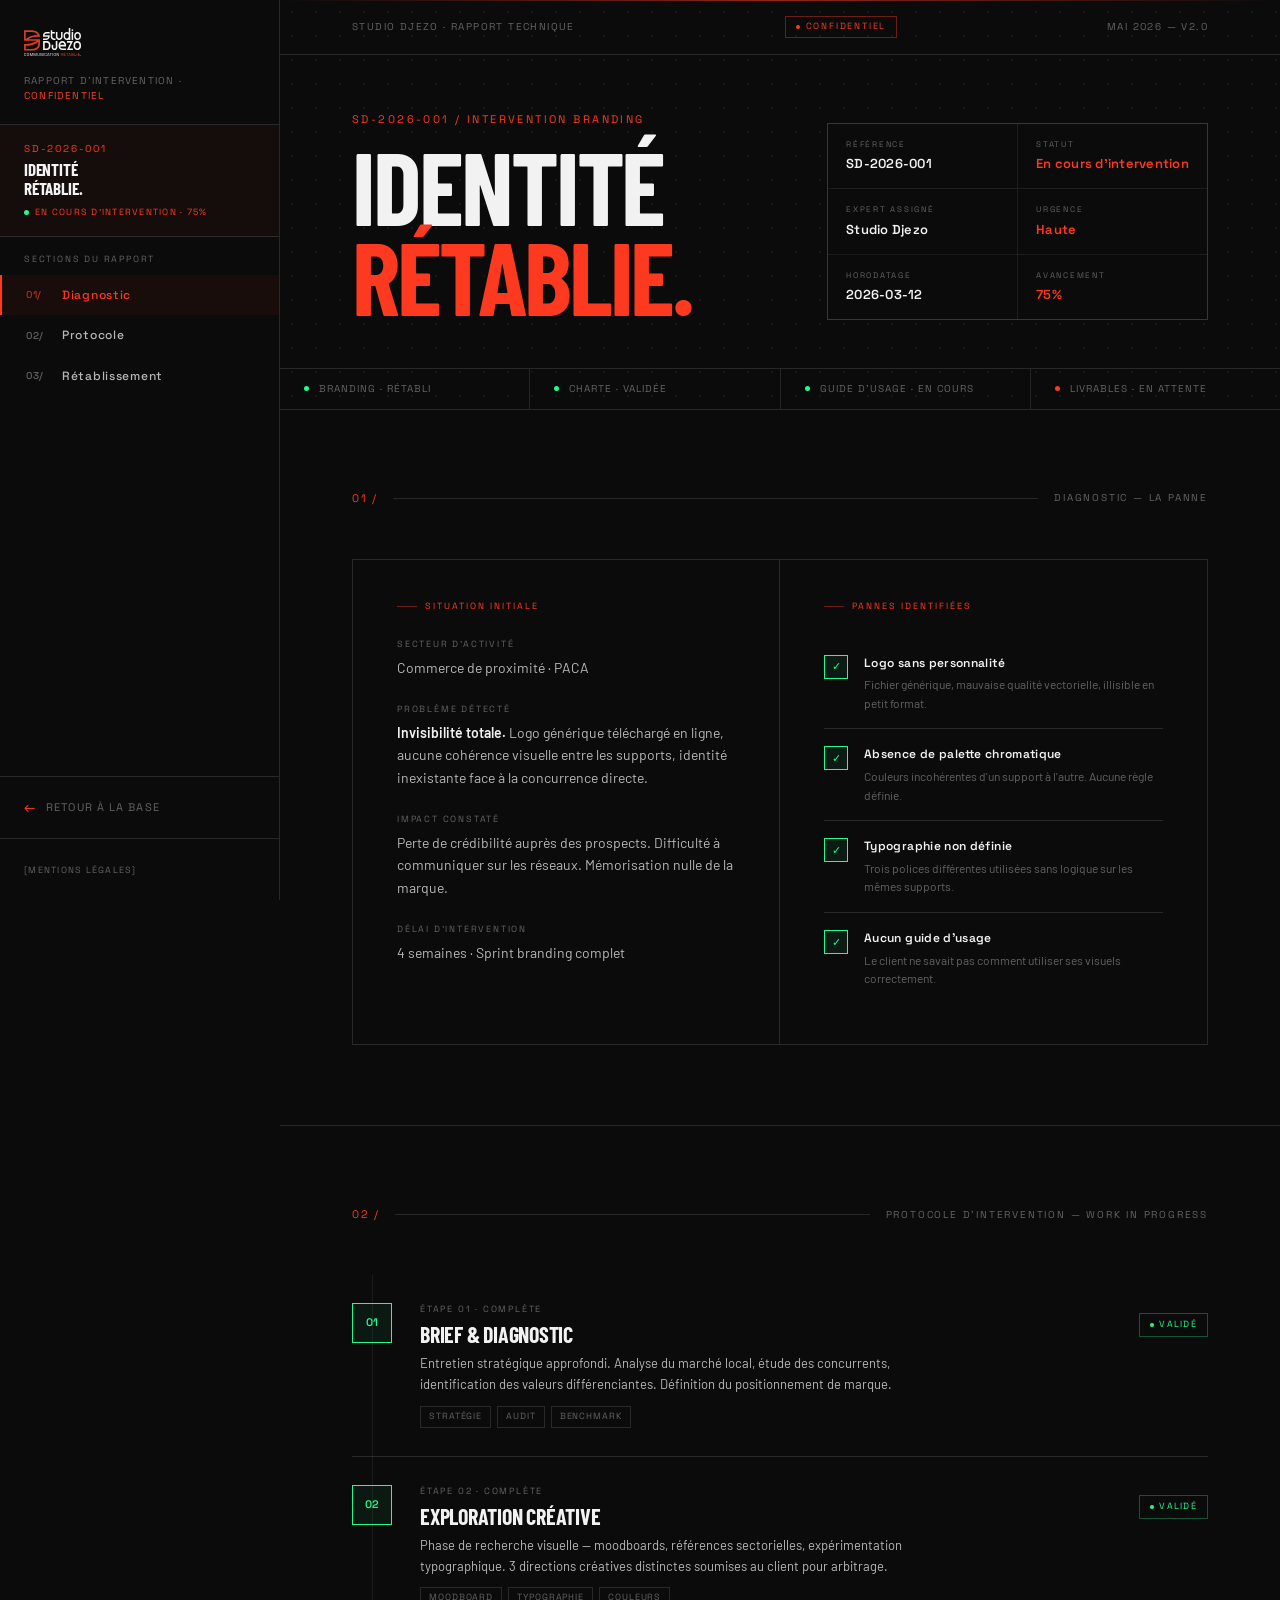
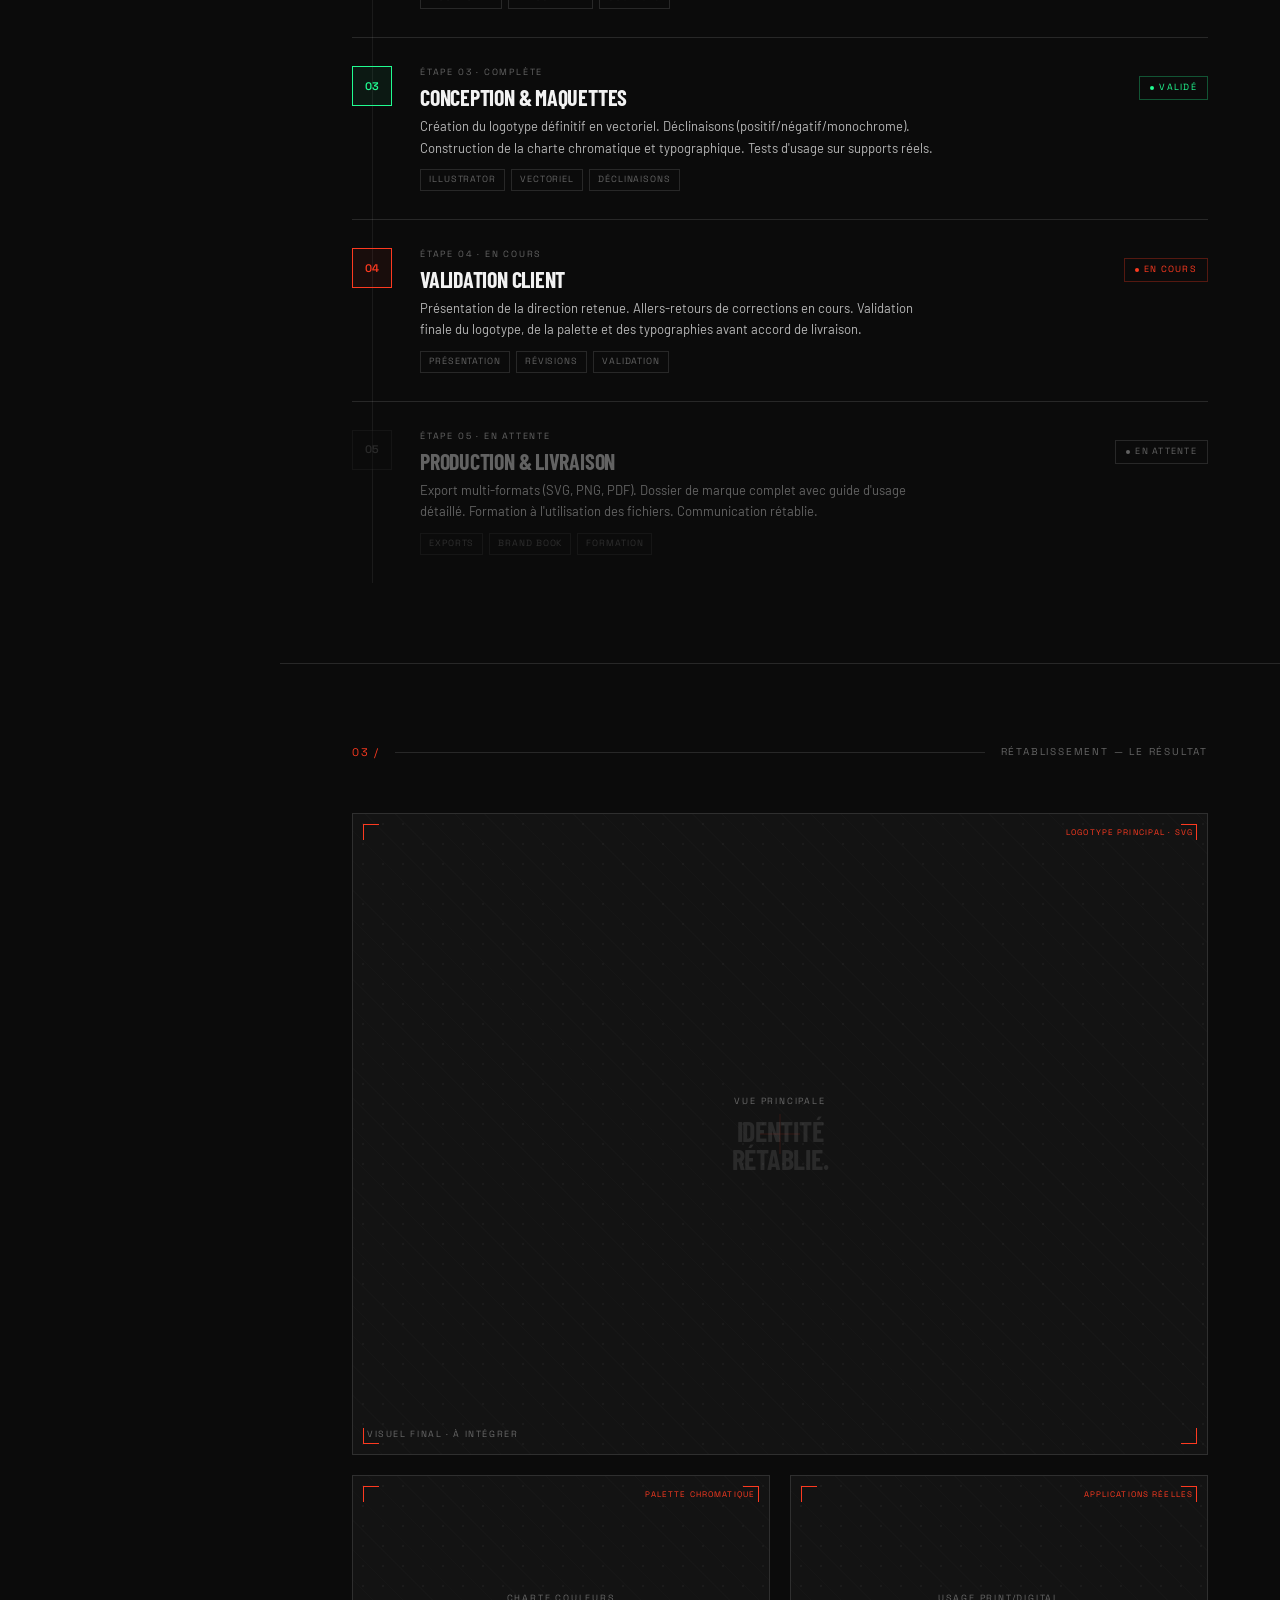
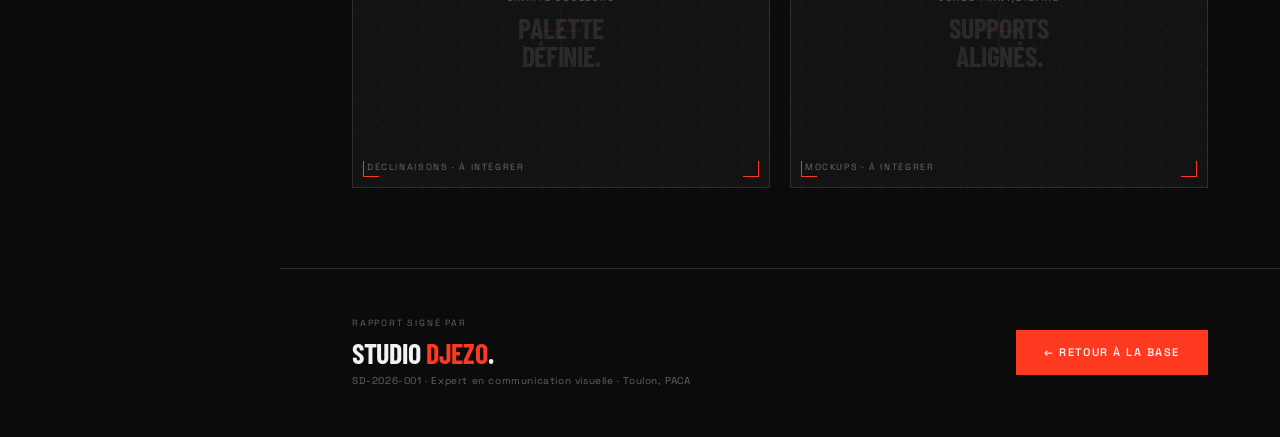
<file: interventions/projet-01.html>
<!DOCTYPE html>
<html lang="fr">
<head>
<meta charset="UTF-8">
<meta name="viewport" content="width=device-width, initial-scale=1.0">
<title>SD-2026-001 — Identité Rétablie — Studio Djezo</title>
<meta name="description" content="Rapport d'intervention SD-2026-001 : Rétablissement d'identité visuelle. Diagnostic, stratégie et déploiement d'une image de marque cohérente par Studio Djezo.">
<link rel="icon" type="image/svg+xml" href="../assets/v2/sd-icon-vibrant.svg">
<link rel="stylesheet" href="../colors_and_type.css">
<style>
:root {
  --font-display: "Barlow Condensed", sans-serif;
  --font-sans:    "Barlow", sans-serif;
  --font-ui:      "Space Grotesk", sans-serif;
  --border: 1px solid rgba(242,242,242,0.12);
  --border-strong: 1px solid rgba(242,242,242,0.35);
  --hover: rgba(242,242,242,0.04);
  --bg-card: rgba(242,242,242,0.05);
  --bg-elev: rgba(242,242,242,0.03);
  --text-dim: rgba(242,242,242,0.75);
  --text-muted: rgba(242,242,242,0.38);
  --ebon: #0B0B0B;
  --chalk: #F2F2F2;
  --vibrant: #FD3A20;
  --mint: #21FC91;
  --dur-fast: 120ms;
}
*, *::before, *::after { box-sizing: border-box; margin: 0; padding: 0; }
html { scroll-behavior: smooth; }
body {
  background: var(--ebon);
  color: var(--chalk);
  font-family: var(--font-sans);
  font-size: 16px;
  line-height: 1.55;
  -webkit-font-smoothing: antialiased;
  overflow-x: hidden;
}
::selection { background: var(--vibrant); color: var(--chalk); }

/* ---- Layout ---- */
.layout {
  display: grid;
  grid-template-columns: 280px 1fr;
  min-height: 100vh;
}

/* ---- Sidebar ---- */
.sidebar {
  position: sticky;
  top: 0;
  height: 100vh;
  border-right: var(--border);
  background: var(--ebon);
  display: flex;
  flex-direction: column;
  overflow-y: auto;
  z-index: 100;
}
.sb-brand {
  padding: 28px 24px 20px;
  border-bottom: var(--border);
}
.sb-logo { height: 28px; width: auto; }
.sb-tagline {
  font-family: var(--font-ui);
  font-size: 10px;
  letter-spacing: 0.12em;
  text-transform: uppercase;
  color: var(--text-muted);
  margin-top: 10px;
}
.sb-tagline .accent { color: var(--vibrant); }

.sb-rapport-id {
  padding: 16px 24px;
  border-bottom: var(--border);
  background: rgba(253,58,32,0.04);
}
.sb-rapport-num {
  font-family: var(--font-ui);
  font-size: 10px;
  letter-spacing: 0.18em;
  text-transform: uppercase;
  color: var(--vibrant);
  margin-bottom: 4px;
}
.sb-rapport-title {
  font-family: var(--font-display);
  font-weight: 700;
  font-size: 17px;
  letter-spacing: -0.01em;
  text-transform: uppercase;
  color: var(--chalk);
  line-height: 1.1;
}
.sb-rapport-status {
  display: flex;
  align-items: center;
  gap: 6px;
  margin-top: 8px;
  font-family: var(--font-ui);
  font-size: 9px;
  letter-spacing: 0.14em;
  text-transform: uppercase;
  color: var(--mint);
}
.sb-rapport-status::before {
  content: '';
  width: 5px; height: 5px;
  background: var(--mint);
  border-radius: 50%;
  flex-shrink: 0;
}

.sb-nav-label {
  padding: 16px 24px 8px;
  font-family: var(--font-ui);
  font-size: 9px;
  letter-spacing: 0.2em;
  text-transform: uppercase;
  color: var(--text-muted);
}
.sb-nav { display: flex; flex-direction: column; }
.sb-nav a {
  display: flex;
  align-items: center;
  gap: 12px;
  padding: 11px 24px;
  font-family: var(--font-ui);
  font-size: 12px;
  font-weight: 500;
  letter-spacing: 0.06em;
  text-decoration: none;
  color: var(--text-dim);
  border-left: 2px solid transparent;
  transition: color var(--dur-fast), border-color var(--dur-fast), background var(--dur-fast);
}
.sb-nav a:hover { color: var(--chalk); background: var(--hover); }
.sb-nav a.active {
  color: var(--vibrant);
  border-left-color: var(--vibrant);
  background: rgba(253,58,32,0.06);
}
.sb-nav a .nav-num {
  font-family: var(--font-ui);
  font-size: 10px;
  color: var(--text-muted);
  min-width: 24px;
}
.sb-nav a.active .nav-num { color: var(--vibrant); opacity: 0.7; }

.sb-back {
  margin-top: auto;
  padding: 20px 24px;
  border-top: var(--border);
}
.btn-back {
  display: flex;
  align-items: center;
  gap: 10px;
  font-family: var(--font-ui);
  font-size: 11px;
  letter-spacing: 0.1em;
  text-transform: uppercase;
  color: var(--text-muted);
  text-decoration: none;
  transition: color var(--dur-fast);
}
.btn-back:hover { color: var(--chalk); }
.btn-back::before { content: '←'; font-size: 14px; color: var(--vibrant); }

/* ---- Rapport Header ---- */
.rapport-header {
  position: relative;
  border-bottom: var(--border);
  overflow: hidden;
  background: var(--ebon);
}
.rapport-header::before {
  content: '';
  position: absolute; inset: 0;
  background-image: radial-gradient(circle, rgba(242,242,242,0.05) 1px, transparent 1px);
  background-size: 24px 24px;
  pointer-events: none;
  z-index: 0;
}
.rh-scan-line {
  position: absolute;
  left: 0; right: 0;
  height: 1px;
  background: linear-gradient(90deg, transparent, var(--vibrant), transparent);
  opacity: 0.55;
  animation: scanHeader 4s ease-in-out infinite;
  z-index: 2;
}
@keyframes scanHeader {
  0%   { top: 0; opacity: 0.7; }
  100% { top: 100%; opacity: 0; }
}

.rh-topbar {
  position: relative; z-index: 3;
  display: flex;
  justify-content: space-between;
  align-items: center;
  padding: 16px 72px;
  border-bottom: var(--border);
  font-family: var(--font-ui);
  font-size: 10px;
  letter-spacing: 0.14em;
  text-transform: uppercase;
  color: var(--text-muted);
}
.rh-classification {
  color: var(--vibrant);
  border: 1px solid rgba(253,58,32,0.4);
  padding: 3px 10px;
  font-size: 9px;
  letter-spacing: 0.2em;
  display: flex;
  align-items: center;
  gap: 6px;
}
.rh-classification::before {
  content: '';
  width: 4px; height: 4px;
  background: var(--vibrant);
  border-radius: 50%;
  animation: pulse 2s ease-in-out infinite;
}

.rh-body {
  position: relative; z-index: 3;
  padding: 56px 72px 48px;
  display: grid;
  grid-template-columns: 1fr auto;
  gap: 48px;
  align-items: end;
}
.rh-project-id {
  font-family: var(--font-ui);
  font-size: 11px;
  letter-spacing: 0.22em;
  text-transform: uppercase;
  color: var(--vibrant);
  margin-bottom: 12px;
}
.rh-title {
  font-family: var(--font-display);
  font-weight: 700;
  font-size: clamp(60px, 8vw, 110px);
  text-transform: uppercase;
  letter-spacing: -0.03em;
  line-height: 0.88;
  color: var(--chalk);
}
.rh-title .accent { color: var(--vibrant); }

.rh-meta-grid {
  display: grid;
  grid-template-columns: 1fr 1fr;
  gap: 1px;
  border: var(--border);
  background: rgba(242,242,242,0.08);
  min-width: 260px;
}
.rh-meta-item {
  padding: 14px 18px;
  background: var(--ebon);
}
.rh-meta-label {
  font-family: var(--font-ui);
  font-size: 8px;
  letter-spacing: 0.22em;
  text-transform: uppercase;
  color: var(--text-muted);
  margin-bottom: 4px;
}
.rh-meta-value {
  font-family: var(--font-ui);
  font-size: 13px;
  font-weight: 600;
  color: var(--chalk);
  letter-spacing: 0.02em;
}
.rh-meta-value.ok  { color: var(--mint); }
.rh-meta-value.warn { color: var(--vibrant); }

.rh-statusbar {
  position: relative; z-index: 3;
  display: flex;
  border-top: var(--border);
}
.rh-status-item {
  flex: 1;
  padding: 12px 24px;
  border-right: var(--border);
  display: flex;
  align-items: center;
  gap: 10px;
  font-family: var(--font-ui);
  font-size: 10px;
  letter-spacing: 0.1em;
  text-transform: uppercase;
  color: var(--text-muted);
}
.rh-status-item:last-child { border-right: 0; }
.rh-status-dot { width: 5px; height: 5px; border-radius: 50%; flex-shrink: 0; }
.rh-status-dot.ok   { background: var(--mint); }
.rh-status-dot.warn { background: var(--vibrant); animation: pulse 2s ease-in-out infinite; }

/* ---- Section commune ---- */
.ri-section {
  padding: 80px 72px;
  border-bottom: var(--border);
}
.ri-section-head {
  display: flex;
  align-items: center;
  gap: 16px;
  margin-bottom: 52px;
}
.ri-section-num {
  font-family: var(--font-ui);
  font-size: 11px;
  letter-spacing: 0.14em;
  color: var(--vibrant);
}
.ri-section-rule { flex: 1; height: 1px; background: rgba(242,242,242,0.12); }
.ri-section-kicker {
  font-family: var(--font-ui);
  font-size: 10px;
  letter-spacing: 0.18em;
  text-transform: uppercase;
  color: var(--text-muted);
}

/* ---- 01 Diagnostic ---- */
.diag-grid {
  display: grid;
  grid-template-columns: 1fr 1fr;
  border: var(--border);
}
.diag-col { padding: 40px 44px; }
.diag-col:first-child { border-right: var(--border); }

.diag-col-label {
  font-family: var(--font-ui);
  font-size: 9px;
  letter-spacing: 0.22em;
  text-transform: uppercase;
  color: var(--vibrant);
  margin-bottom: 24px;
  display: flex;
  align-items: center;
  gap: 8px;
}
.diag-col-label::before { content: ''; width: 20px; height: 1px; background: var(--vibrant); opacity: 0.4; }

.diag-client-info { display: flex; flex-direction: column; gap: 24px; }
.diag-info-key {
  font-family: var(--font-ui);
  font-size: 9px;
  letter-spacing: 0.2em;
  text-transform: uppercase;
  color: var(--text-muted);
  margin-bottom: 5px;
}
.diag-info-val {
  font-family: var(--font-sans);
  font-size: 14px;
  line-height: 1.6;
  color: var(--text-dim);
}
.diag-info-val strong { color: var(--chalk); font-weight: 600; }

.panne-list { display: flex; flex-direction: column; }
.panne-item {
  display: flex;
  align-items: flex-start;
  gap: 16px;
  padding: 16px 0;
  border-bottom: var(--border);
}
.panne-item:last-child { border-bottom: 0; }
.panne-indicator {
  width: 24px; height: 24px;
  border: 1px solid var(--vibrant);
  display: flex;
  align-items: center;
  justify-content: center;
  flex-shrink: 0;
  margin-top: 1px;
  font-family: var(--font-ui);
  font-size: 11px;
  line-height: 1;
}
.panne-indicator.fixed {
  border-color: var(--mint);
  background: rgba(33,252,145,0.07);
  color: var(--mint);
}
.panne-title {
  font-family: var(--font-ui);
  font-size: 12px;
  font-weight: 600;
  letter-spacing: 0.03em;
  color: var(--chalk);
  margin-bottom: 3px;
}
.panne-desc {
  font-family: var(--font-sans);
  font-size: 12px;
  line-height: 1.55;
  color: var(--text-muted);
}

/* ---- 02 Protocole ---- */
.protocole-steps {
  display: flex;
  flex-direction: column;
  position: relative;
}
.protocole-steps::before {
  content: '';
  position: absolute;
  left: 20px; top: 0; bottom: 0;
  width: 1px;
  background: rgba(242,242,242,0.07);
}

.protocole-step {
  display: grid;
  grid-template-columns: 40px 1fr auto;
  gap: 28px;
  padding: 28px 0;
  border-bottom: var(--border);
  position: relative;
  align-items: start;
}
.protocole-step:last-child { border-bottom: 0; }

.ps-indicator {
  width: 40px; height: 40px;
  border: 1px solid rgba(242,242,242,0.12);
  background: var(--ebon);
  display: flex;
  align-items: center;
  justify-content: center;
  font-family: var(--font-ui);
  font-size: 11px;
  font-weight: 600;
  color: var(--text-muted);
  position: relative; z-index: 1;
  flex-shrink: 0;
}
.ps-indicator.done    { border-color: var(--mint);    color: var(--mint);    background: rgba(33,252,145,0.06); }
.ps-indicator.actif   { border-color: var(--vibrant); color: var(--vibrant); background: rgba(253,58,32,0.06); }
.ps-indicator.pending { opacity: 0.35; }

.ps-step-label {
  font-family: var(--font-ui);
  font-size: 9px;
  letter-spacing: 0.2em;
  text-transform: uppercase;
  color: var(--text-muted);
  margin-bottom: 6px;
}
.ps-title {
  font-family: var(--font-display);
  font-weight: 700;
  font-size: 22px;
  text-transform: uppercase;
  letter-spacing: -0.01em;
  color: var(--chalk);
  margin-bottom: 8px;
  line-height: 1;
}
.ps-desc {
  font-family: var(--font-sans);
  font-size: 13px;
  line-height: 1.65;
  color: var(--text-dim);
  max-width: 520px;
}
.ps-tags {
  display: flex;
  flex-wrap: wrap;
  gap: 6px;
  margin-top: 10px;
}
.ps-tag {
  font-family: var(--font-ui);
  font-size: 9px;
  letter-spacing: 0.1em;
  text-transform: uppercase;
  color: var(--text-muted);
  border: var(--border);
  padding: 3px 8px;
}

.ps-badge {
  font-family: var(--font-ui);
  font-size: 9px;
  letter-spacing: 0.14em;
  text-transform: uppercase;
  padding: 4px 10px;
  display: inline-flex;
  align-items: center;
  gap: 5px;
  white-space: nowrap;
  margin-top: 10px;
}
.ps-badge.done    { color: var(--mint);    border: 1px solid rgba(33,252,145,0.3); }
.ps-badge.actif   { color: var(--vibrant); border: 1px solid rgba(253,58,32,0.3); }
.ps-badge.pending { color: var(--text-muted); border: var(--border); }
.ps-badge::before {
  content: '';
  width: 4px; height: 4px;
  border-radius: 50%;
  background: currentColor;
}
.ps-badge.actif::before { animation: pulse 2s ease-in-out infinite; }

/* ---- 03 Résultat gallery ---- */
.resultat-grid {
  display: grid;
  grid-template-columns: 1fr 1fr;
  gap: 20px;
}
.rf-wide { grid-column: 1 / -1; aspect-ratio: 16/7; }
.resultat-frame {
  position: relative;
  aspect-ratio: 4/3;
  border: var(--border);
  background: var(--bg-elev);
  overflow: hidden;
}
.resultat-frame::before {
  content: '';
  position: absolute; inset: 0;
  background-image: radial-gradient(circle, rgba(242,242,242,0.04) 1px, transparent 1px);
  background-size: 20px 20px;
}
.rf-stripes {
  position: absolute; inset: 0;
  background-image: repeating-linear-gradient(
    45deg, transparent, transparent 20px,
    rgba(242,242,242,0.01) 20px, rgba(242,242,242,0.01) 21px
  );
}
.rf-cross {
  position: absolute; top: 50%; left: 50%;
  transform: translate(-50%, -50%);
  width: 40px; height: 40px; opacity: 0.14;
}
.rf-cross::before, .rf-cross::after { content: ''; position: absolute; background: var(--vibrant); }
.rf-cross::before { width: 1px; height: 100%; left: 50%; transform: translateX(-50%); }
.rf-cross::after  { height: 1px; width: 100%; top: 50%; transform: translateY(-50%); }

.rf-bracket { position: absolute; width: 16px; height: 16px; pointer-events: none; z-index: 2; }
.rf-bracket.tl { top: 10px; left: 10px; border-top: 1px solid var(--vibrant); border-left: 1px solid var(--vibrant); }
.rf-bracket.tr { top: 10px; right: 10px; border-top: 1px solid var(--vibrant); border-right: 1px solid var(--vibrant); }
.rf-bracket.bl { bottom: 10px; left: 10px; border-bottom: 1px solid var(--vibrant); border-left: 1px solid var(--vibrant); }
.rf-bracket.br { bottom: 10px; right: 10px; border-bottom: 1px solid var(--vibrant); border-right: 1px solid var(--vibrant); }

.rf-anno {
  position: absolute; top: 12px; right: 14px;
  font-family: var(--font-ui);
  font-size: 8px; letter-spacing: 0.14em; text-transform: uppercase;
  color: var(--vibrant); z-index: 3;
}
.rf-label {
  position: absolute; bottom: 12px; left: 14px;
  font-family: var(--font-ui);
  font-size: 9px; letter-spacing: 0.18em; text-transform: uppercase;
  color: var(--text-muted); z-index: 3;
}
.rf-center {
  position: absolute; top: 50%; left: 50%;
  transform: translate(-50%, -50%);
  z-index: 3; text-align: center;
}
.rf-center-sub {
  font-family: var(--font-ui);
  font-size: 9px; letter-spacing: 0.2em; text-transform: uppercase;
  color: var(--text-muted); margin-bottom: 8px;
}
.rf-center-title {
  font-family: var(--font-display);
  font-weight: 700; font-size: 28px; text-transform: uppercase;
  letter-spacing: -0.01em; color: rgba(242,242,242,0.1); line-height: 1;
}

/* ---- Footer ---- */
.report-footer {
  padding: 48px 72px;
  display: flex;
  align-items: center;
  justify-content: space-between;
  gap: 32px;
  border-top: var(--border);
}
.rf-sig-label {
  font-family: var(--font-ui);
  font-size: 9px; letter-spacing: 0.2em; text-transform: uppercase;
  color: var(--text-muted); margin-bottom: 8px;
}
.rf-sig-name {
  font-family: var(--font-display);
  font-weight: 700; font-size: 28px; text-transform: uppercase;
  letter-spacing: -0.01em; color: var(--chalk); line-height: 1;
}
.rf-sig-name .o { color: var(--vibrant); }
.rf-sig-meta {
  font-family: var(--font-ui);
  font-size: 10px; color: var(--text-muted);
  letter-spacing: 0.06em; margin-top: 6px;
}
.btn-primary {
  display: inline-flex; align-items: center; gap: 10px;
  font-family: var(--font-ui);
  font-size: 11px; font-weight: 600; letter-spacing: 0.14em; text-transform: uppercase;
  color: var(--chalk);
  background: var(--vibrant);
  text-decoration: none;
  padding: 14px 28px;
  transition: background var(--dur-fast), color var(--dur-fast);
}
.btn-primary:hover { background: var(--chalk); color: var(--ebon); }

@keyframes pulse { 0%, 100% { opacity: 1; } 50% { opacity: 0.3; } }

@media (max-width: 1100px) {
  .layout { grid-template-columns: 1fr; }
  .sidebar { display: none; }
  .diag-grid { grid-template-columns: 1fr; }
  .diag-col:first-child { border-right: 0; border-bottom: var(--border); }
  .resultat-grid { grid-template-columns: 1fr; }
  .rf-wide { aspect-ratio: 4/3; }
  .rh-body { grid-template-columns: 1fr; padding: 40px 32px; }
  .rh-topbar, .rh-statusbar { padding-left: 32px; padding-right: 32px; }
  .ri-section { padding: 60px 32px; }
  .report-footer { flex-direction: column; align-items: flex-start; padding: 40px 32px; }
  .protocole-step { grid-template-columns: 40px 1fr; }
}
</style>
</head>
<body>
<div class="layout">

  <!-- SIDEBAR -->
  <aside class="sidebar">
    <div class="sb-brand">
      <img class="sb-logo" src="../assets/v2/sd-logo-h-main-chalk.svg" alt="Studio Djezo">
      <div class="sb-tagline">Rapport d'intervention · <span class="accent">Confidentiel</span></div>
    </div>

    <div class="sb-rapport-id">
      <div class="sb-rapport-num">SD-2026-001</div>
      <div class="sb-rapport-title">Identité<br>Rétablie.</div>
      <div class="sb-rapport-status" style="color:var(--vibrant)">En cours d'intervention · 75%</div>
    </div>

    <div class="sb-nav-label">Sections du rapport</div>
    <nav class="sb-nav" id="sbnav">
      <a href="#diagnostic" class="active"><span class="nav-num">01/</span>Diagnostic</a>
      <a href="#protocole"><span class="nav-num">02/</span>Protocole</a>
      <a href="#resultat"><span class="nav-num">03/</span>Rétablissement</a>
    </nav>

    <div class="sb-back">
      <a href="../index.html" class="btn-back">Retour à la base</a>
    </div>

    <div style="padding:16px 24px 20px;border-top:var(--border)">
      <a href="../legal.html" style="font-family:var(--font-ui);font-size:9px;letter-spacing:0.14em;text-transform:uppercase;color:var(--text-muted);text-decoration:none;transition:color 120ms" onmouseover="this.style.color='var(--vibrant)'" onmouseout="this.style.color='var(--text-muted)'">[Mentions légales]</a>
    </div>
  </aside>

  <!-- MAIN -->
  <main>

    <!-- RAPPORT HEADER -->
    <div class="rapport-header">
      <div class="rh-scan-line"></div>

      <div class="rh-topbar">
        <span>Studio Djezo · Rapport Technique</span>
        <span class="rh-classification">Confidentiel</span>
        <span>Mai 2026 — v2.0</span>
      </div>

      <div class="rh-body">
        <div>
          <div class="rh-project-id">SD-2026-001 / Intervention branding</div>
          <div class="rh-title">Identité<br><span class="accent">Rétablie.</span></div>
        </div>
        <div class="rh-meta-grid">
          <div class="rh-meta-item">
            <div class="rh-meta-label">Référence</div>
            <div class="rh-meta-value">SD-2026-001</div>
          </div>
          <div class="rh-meta-item">
            <div class="rh-meta-label">Statut</div>
            <div class="rh-meta-value warn">En cours d'intervention</div>
          </div>
          <div class="rh-meta-item">
            <div class="rh-meta-label">Expert assigné</div>
            <div class="rh-meta-value">Studio Djezo</div>
          </div>
          <div class="rh-meta-item">
            <div class="rh-meta-label">Urgence</div>
            <div class="rh-meta-value warn">Haute</div>
          </div>
          <div class="rh-meta-item">
            <div class="rh-meta-label">Horodatage</div>
            <div class="rh-meta-value">2026-03-12</div>
          </div>
          <div class="rh-meta-item">
            <div class="rh-meta-label">Avancement</div>
            <div class="rh-meta-value warn">75%</div>
          </div>
        </div>
      </div>

      <div class="rh-statusbar">
        <div class="rh-status-item"><div class="rh-status-dot ok"></div>Branding · Rétabli</div>
        <div class="rh-status-item"><div class="rh-status-dot ok"></div>Charte · Validée</div>
        <div class="rh-status-item"><div class="rh-status-dot ok"></div>Guide d'usage · En cours</div>
        <div class="rh-status-item"><div class="rh-status-dot warn"></div>Livrables · En attente</div>
      </div>
    </div>

    <!-- 01 DIAGNOSTIC -->
    <section class="ri-section" id="diagnostic">
      <div class="ri-section-head">
        <span class="ri-section-num">01 /</span>
        <span class="ri-section-rule"></span>
        <span class="ri-section-kicker">Diagnostic — La Panne</span>
      </div>

      <div class="diag-grid">
        <div class="diag-col">
          <div class="diag-col-label">Situation initiale</div>
          <div class="diag-client-info">
            <div>
              <div class="diag-info-key">Secteur d'activité</div>
              <div class="diag-info-val">Commerce de proximité · PACA</div>
            </div>
            <div>
              <div class="diag-info-key">Problème détecté</div>
              <div class="diag-info-val"><strong>Invisibilité totale.</strong> Logo générique téléchargé en ligne, aucune cohérence visuelle entre les supports, identité inexistante face à la concurrence directe.</div>
            </div>
            <div>
              <div class="diag-info-key">Impact constaté</div>
              <div class="diag-info-val">Perte de crédibilité auprès des prospects. Difficulté à communiquer sur les réseaux. Mémorisation nulle de la marque.</div>
            </div>
            <div>
              <div class="diag-info-key">Délai d'intervention</div>
              <div class="diag-info-val">4 semaines · Sprint branding complet</div>
            </div>
          </div>
        </div>

        <div class="diag-col">
          <div class="diag-col-label">Pannes identifiées</div>
          <div class="panne-list">
            <div class="panne-item">
              <div class="panne-indicator fixed">✓</div>
              <div>
                <div class="panne-title">Logo sans personnalité</div>
                <div class="panne-desc">Fichier générique, mauvaise qualité vectorielle, illisible en petit format.</div>
              </div>
            </div>
            <div class="panne-item">
              <div class="panne-indicator fixed">✓</div>
              <div>
                <div class="panne-title">Absence de palette chromatique</div>
                <div class="panne-desc">Couleurs incohérentes d'un support à l'autre. Aucune règle définie.</div>
              </div>
            </div>
            <div class="panne-item">
              <div class="panne-indicator fixed">✓</div>
              <div>
                <div class="panne-title">Typographie non définie</div>
                <div class="panne-desc">Trois polices différentes utilisées sans logique sur les mêmes supports.</div>
              </div>
            </div>
            <div class="panne-item">
              <div class="panne-indicator fixed">✓</div>
              <div>
                <div class="panne-title">Aucun guide d'usage</div>
                <div class="panne-desc">Le client ne savait pas comment utiliser ses visuels correctement.</div>
              </div>
            </div>
          </div>
        </div>
      </div>
    </section>

    <!-- 02 PROTOCOLE -->
    <section class="ri-section" id="protocole">
      <div class="ri-section-head">
        <span class="ri-section-num">02 /</span>
        <span class="ri-section-rule"></span>
        <span class="ri-section-kicker">Protocole d'Intervention — Work in Progress</span>
      </div>

      <div class="protocole-steps">
        <div class="protocole-step">
          <div class="ps-indicator done">01</div>
          <div>
            <div class="ps-step-label">Étape 01 · Complète</div>
            <div class="ps-title">Brief & Diagnostic</div>
            <div class="ps-desc">Entretien stratégique approfondi. Analyse du marché local, étude des concurrents, identification des valeurs différenciantes. Définition du positionnement de marque.</div>
            <div class="ps-tags">
              <span class="ps-tag">Stratégie</span>
              <span class="ps-tag">Audit</span>
              <span class="ps-tag">Benchmark</span>
            </div>
          </div>
          <div><div class="ps-badge done">Validé</div></div>
        </div>

        <div class="protocole-step">
          <div class="ps-indicator done">02</div>
          <div>
            <div class="ps-step-label">Étape 02 · Complète</div>
            <div class="ps-title">Exploration créative</div>
            <div class="ps-desc">Phase de recherche visuelle — moodboards, références sectorielles, expérimentation typographique. 3 directions créatives distinctes soumises au client pour arbitrage.</div>
            <div class="ps-tags">
              <span class="ps-tag">Moodboard</span>
              <span class="ps-tag">Typographie</span>
              <span class="ps-tag">Couleurs</span>
            </div>
          </div>
          <div><div class="ps-badge done">Validé</div></div>
        </div>

        <div class="protocole-step">
          <div class="ps-indicator done">03</div>
          <div>
            <div class="ps-step-label">Étape 03 · Complète</div>
            <div class="ps-title">Conception & Maquettes</div>
            <div class="ps-desc">Création du logotype définitif en vectoriel. Déclinaisons (positif/négatif/monochrome). Construction de la charte chromatique et typographique. Tests d'usage sur supports réels.</div>
            <div class="ps-tags">
              <span class="ps-tag">Illustrator</span>
              <span class="ps-tag">Vectoriel</span>
              <span class="ps-tag">Déclinaisons</span>
            </div>
          </div>
          <div><div class="ps-badge done">Validé</div></div>
        </div>

        <div class="protocole-step">
          <div class="ps-indicator actif">04</div>
          <div>
            <div class="ps-step-label">Étape 04 · En cours</div>
            <div class="ps-title">Validation client</div>
            <div class="ps-desc">Présentation de la direction retenue. Allers-retours de corrections en cours. Validation finale du logotype, de la palette et des typographies avant accord de livraison.</div>
            <div class="ps-tags">
              <span class="ps-tag">Présentation</span>
              <span class="ps-tag">Révisions</span>
              <span class="ps-tag">Validation</span>
            </div>
          </div>
          <div><div class="ps-badge actif">En cours</div></div>
        </div>

        <div class="protocole-step">
          <div class="ps-indicator pending">05</div>
          <div>
            <div class="ps-step-label">Étape 05 · En attente</div>
            <div class="ps-title" style="color:var(--text-muted)">Production & Livraison</div>
            <div class="ps-desc" style="color:var(--text-muted)">Export multi-formats (SVG, PNG, PDF). Dossier de marque complet avec guide d'usage détaillé. Formation à l'utilisation des fichiers. Communication rétablie.</div>
            <div class="ps-tags">
              <span class="ps-tag" style="opacity:0.4">Exports</span>
              <span class="ps-tag" style="opacity:0.4">Brand Book</span>
              <span class="ps-tag" style="opacity:0.4">Formation</span>
            </div>
          </div>
          <div><div class="ps-badge pending">En attente</div></div>
        </div>
      </div>
    </section>

    <!-- 03 RÉSULTAT -->
    <section class="ri-section" id="resultat" style="border-bottom:0">
      <div class="ri-section-head">
        <span class="ri-section-num">03 /</span>
        <span class="ri-section-rule"></span>
        <span class="ri-section-kicker">Rétablissement — Le Résultat</span>
      </div>

      <div class="resultat-grid">
        <div class="resultat-frame rf-wide">
          <div class="rf-bracket tl"></div><div class="rf-bracket tr"></div>
          <div class="rf-bracket bl"></div><div class="rf-bracket br"></div>
          <div class="rf-stripes"></div><div class="rf-cross"></div>
          <div class="rf-anno">Logotype principal · SVG</div>
          <div class="rf-label">Visuel final · À intégrer</div>
          <div class="rf-center">
            <div class="rf-center-sub">Vue principale</div>
            <div class="rf-center-title">Identité<br>Rétablie.</div>
          </div>
        </div>

        <div class="resultat-frame">
          <div class="rf-bracket tl"></div><div class="rf-bracket tr"></div>
          <div class="rf-bracket bl"></div><div class="rf-bracket br"></div>
          <div class="rf-stripes"></div><div class="rf-cross"></div>
          <div class="rf-anno">Palette chromatique</div>
          <div class="rf-label">Déclinaisons · À intégrer</div>
          <div class="rf-center">
            <div class="rf-center-sub">Charte couleurs</div>
            <div class="rf-center-title">Palette<br>Définie.</div>
          </div>
        </div>

        <div class="resultat-frame">
          <div class="rf-bracket tl"></div><div class="rf-bracket tr"></div>
          <div class="rf-bracket bl"></div><div class="rf-bracket br"></div>
          <div class="rf-stripes"></div><div class="rf-cross"></div>
          <div class="rf-anno">Applications réelles</div>
          <div class="rf-label">Mockups · À intégrer</div>
          <div class="rf-center">
            <div class="rf-center-sub">Usage print/digital</div>
            <div class="rf-center-title">Supports<br>Alignés.</div>
          </div>
        </div>
      </div>
    </section>

    <!-- FOOTER -->
    <footer class="report-footer">
      <div>
        <div class="rf-sig-label">Rapport signé par</div>
        <div class="rf-sig-name">Studio <span class="o">Djezo</span><span style="color:var(--chalk)">.</span></div>
        <div class="rf-sig-meta">SD-2026-001 · Expert en communication visuelle · Toulon, PACA</div>
      </div>
      <a href="../index.html" class="btn-primary">← Retour à la base</a>
    </footer>

  </main>
</div>

<script>
const navLinks = document.querySelectorAll('.sb-nav a');
navLinks.forEach(a => a.addEventListener('click', () => {
  navLinks.forEach(l => l.classList.remove('active'));
  a.classList.add('active');
}));
const sections = ['diagnostic','protocole','resultat'];
const observer = new IntersectionObserver(entries => {
  entries.forEach(entry => {
    if (entry.isIntersecting) {
      const id = entry.target.id;
      navLinks.forEach(a => a.classList.toggle('active', a.getAttribute('href') === '#' + id));
    }
  });
}, { threshold: 0.3, rootMargin: '-10% 0px -60% 0px' });
sections.forEach(id => { const el = document.getElementById(id); if (el) observer.observe(el); });
</script>
</body>
</html>
</file>
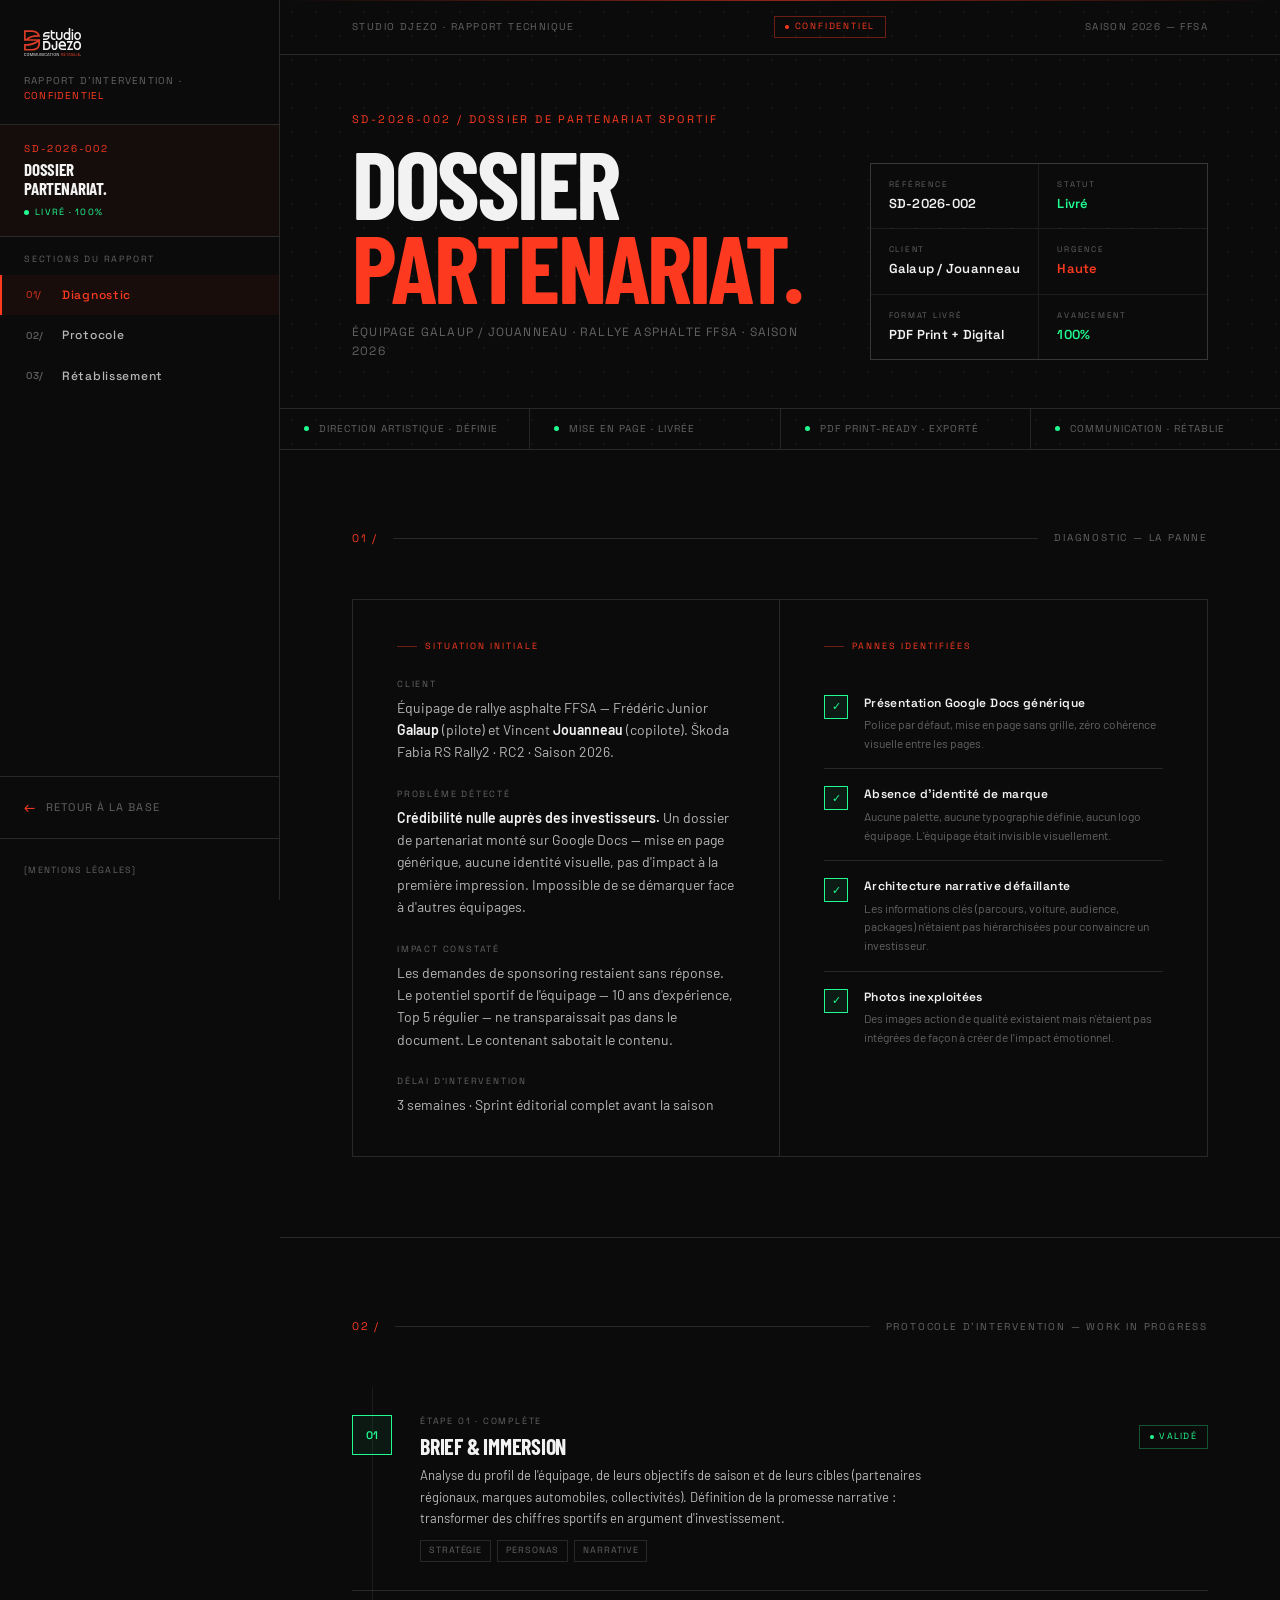
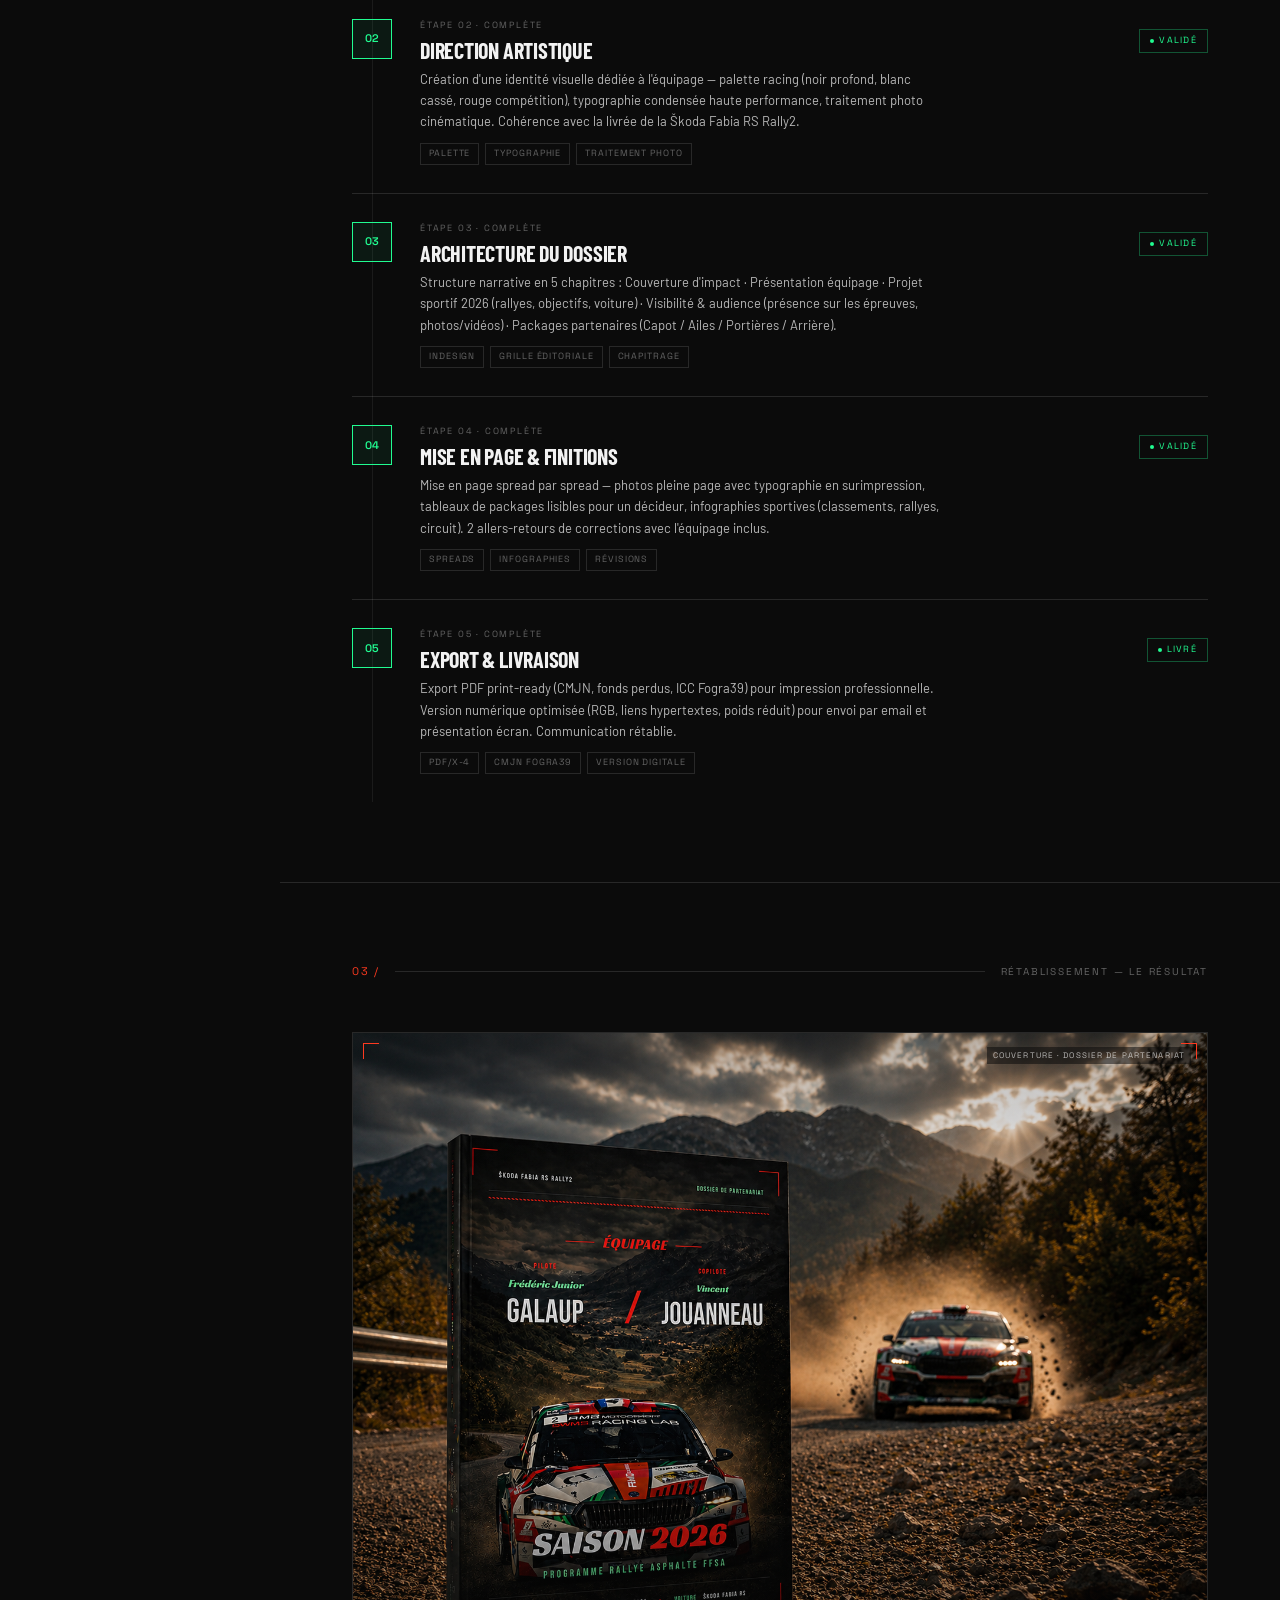
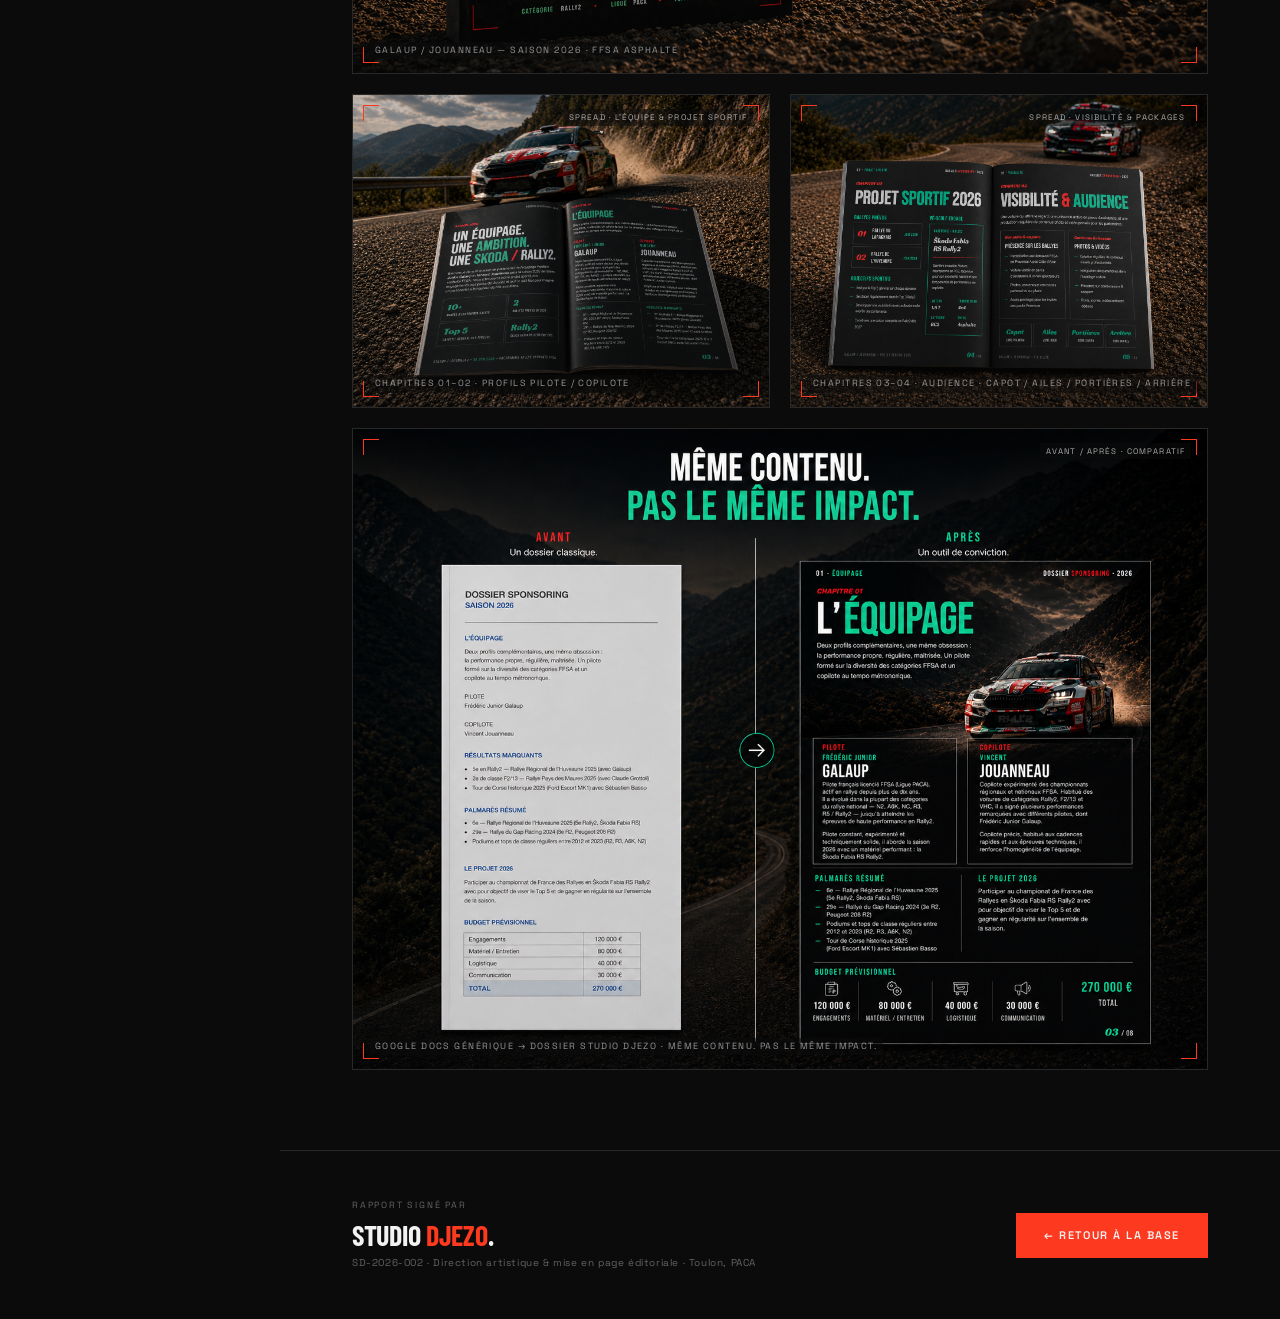
<file: interventions/projet-02.html>
<!DOCTYPE html>
<html lang="fr">
<head>
<meta charset="UTF-8">
<meta name="viewport" content="width=device-width, initial-scale=1.0">
<title>SD-2026-002 — Dossier Partenariat Rallye — Studio Djezo</title>
<meta name="description" content="Rapport d'intervention SD-2026-002 : Dossier de partenariat racing. Optimisation de l'impact visuel et stratégique pour l'équipage Galaup/Jouanneau.">
<link rel="icon" type="image/svg+xml" href="../assets/v2/sd-icon-vibrant.svg">
<link rel="stylesheet" href="../colors_and_type.css">
<style>
:root {
  --font-display: "Barlow Condensed", sans-serif;
  --font-sans:    "Barlow", sans-serif;
  --font-ui:      "Space Grotesk", sans-serif;
  --border: 1px solid rgba(242,242,242,0.12);
  --hover: rgba(242,242,242,0.04);
  --bg-elev: rgba(242,242,242,0.03);
  --text-dim: rgba(242,242,242,0.75);
  --text-muted: rgba(242,242,242,0.38);
  --ebon: #0B0B0B;
  --chalk: #F2F2F2;
  --vibrant: #FD3A20;
  --mint: #21FC91;
  --dur-fast: 120ms;
}
*, *::before, *::after { box-sizing: border-box; margin: 0; padding: 0; }
html { scroll-behavior: smooth; }
body { background: var(--ebon); color: var(--chalk); font-family: var(--font-sans); font-size: 16px; line-height: 1.55; -webkit-font-smoothing: antialiased; overflow-x: hidden; }
::selection { background: var(--vibrant); color: var(--chalk); }

.layout { display: grid; grid-template-columns: 280px 1fr; min-height: 100vh; }

.sidebar {
  position: sticky; top: 0; height: 100vh;
  border-right: var(--border); background: var(--ebon);
  display: flex; flex-direction: column; overflow-y: auto; z-index: 100;
}
.sb-brand { padding: 28px 24px 20px; border-bottom: var(--border); }
.sb-logo { height: 28px; width: auto; }
.sb-tagline { font-family: var(--font-ui); font-size: 10px; letter-spacing: 0.12em; text-transform: uppercase; color: var(--text-muted); margin-top: 10px; }
.sb-tagline .accent { color: var(--vibrant); }

.sb-rapport-id { padding: 16px 24px; border-bottom: var(--border); background: rgba(253,58,32,0.04); }
.sb-rapport-num { font-family: var(--font-ui); font-size: 10px; letter-spacing: 0.18em; text-transform: uppercase; color: var(--vibrant); margin-bottom: 4px; }
.sb-rapport-title { font-family: var(--font-display); font-weight: 700; font-size: 17px; letter-spacing: -0.01em; text-transform: uppercase; color: var(--chalk); line-height: 1.1; }
.sb-rapport-status { display: flex; align-items: center; gap: 6px; margin-top: 8px; font-family: var(--font-ui); font-size: 9px; letter-spacing: 0.14em; text-transform: uppercase; color: var(--mint); }
.sb-rapport-status::before { content: ''; width: 5px; height: 5px; background: var(--mint); border-radius: 50%; flex-shrink: 0; }

.sb-nav-label { padding: 16px 24px 8px; font-family: var(--font-ui); font-size: 9px; letter-spacing: 0.2em; text-transform: uppercase; color: var(--text-muted); }
.sb-nav { display: flex; flex-direction: column; }
.sb-nav a { display: flex; align-items: center; gap: 12px; padding: 11px 24px; font-family: var(--font-ui); font-size: 12px; font-weight: 500; letter-spacing: 0.06em; text-decoration: none; color: var(--text-dim); border-left: 2px solid transparent; transition: color var(--dur-fast), border-color var(--dur-fast), background var(--dur-fast); }
.sb-nav a:hover { color: var(--chalk); background: var(--hover); }
.sb-nav a.active { color: var(--vibrant); border-left-color: var(--vibrant); background: rgba(253,58,32,0.06); }
.sb-nav a .nav-num { font-family: var(--font-ui); font-size: 10px; color: var(--text-muted); min-width: 24px; }
.sb-nav a.active .nav-num { color: var(--vibrant); opacity: 0.7; }

.sb-back { margin-top: auto; padding: 20px 24px; border-top: var(--border); }
.btn-back { display: flex; align-items: center; gap: 10px; font-family: var(--font-ui); font-size: 11px; letter-spacing: 0.1em; text-transform: uppercase; color: var(--text-muted); text-decoration: none; transition: color var(--dur-fast); }
.btn-back:hover { color: var(--chalk); }
.btn-back::before { content: '←'; font-size: 14px; color: var(--vibrant); }

/* Rapport Header */
.rapport-header { position: relative; border-bottom: var(--border); overflow: hidden; background: var(--ebon); }
.rapport-header::before { content: ''; position: absolute; inset: 0; background-image: radial-gradient(circle, rgba(242,242,242,0.05) 1px, transparent 1px); background-size: 24px 24px; pointer-events: none; z-index: 0; }
.rh-scan-line { position: absolute; left: 0; right: 0; height: 1px; background: linear-gradient(90deg, transparent, var(--vibrant), transparent); opacity: 0.55; animation: scanHeader 4s ease-in-out infinite; z-index: 2; }
@keyframes scanHeader { 0% { top: 0; opacity: 0.7; } 100% { top: 100%; opacity: 0; } }

.rh-topbar { position: relative; z-index: 3; display: flex; justify-content: space-between; align-items: center; padding: 16px 72px; border-bottom: var(--border); font-family: var(--font-ui); font-size: 10px; letter-spacing: 0.14em; text-transform: uppercase; color: var(--text-muted); }
.rh-classification { color: var(--vibrant); border: 1px solid rgba(253,58,32,0.4); padding: 3px 10px; font-size: 9px; letter-spacing: 0.2em; display: flex; align-items: center; gap: 6px; }
.rh-classification::before { content: ''; width: 4px; height: 4px; background: var(--vibrant); border-radius: 50%; animation: pulse 2s ease-in-out infinite; }

.rh-body { position: relative; z-index: 3; padding: 56px 72px 48px; display: grid; grid-template-columns: 1fr auto; gap: 48px; align-items: end; }
.rh-project-id { font-family: var(--font-ui); font-size: 11px; letter-spacing: 0.22em; text-transform: uppercase; color: var(--vibrant); margin-bottom: 12px; }
.rh-title { font-family: var(--font-display); font-weight: 700; font-size: clamp(56px, 7.5vw, 108px); text-transform: uppercase; letter-spacing: -0.03em; line-height: 0.88; color: var(--chalk); }
.rh-title .accent { color: var(--vibrant); }
.rh-subtitle { font-family: var(--font-ui); font-size: 12px; letter-spacing: 0.1em; text-transform: uppercase; color: var(--text-muted); margin-top: 14px; }

.rh-meta-grid { display: grid; grid-template-columns: 1fr 1fr; gap: 1px; border: var(--border); background: rgba(242,242,242,0.08); min-width: 260px; }
.rh-meta-item { padding: 14px 18px; background: var(--ebon); }
.rh-meta-label { font-family: var(--font-ui); font-size: 8px; letter-spacing: 0.22em; text-transform: uppercase; color: var(--text-muted); margin-bottom: 4px; }
.rh-meta-value { font-family: var(--font-ui); font-size: 13px; font-weight: 600; color: var(--chalk); letter-spacing: 0.02em; }
.rh-meta-value.ok { color: var(--mint); }
.rh-meta-value.warn { color: var(--vibrant); }

.rh-statusbar { position: relative; z-index: 3; display: flex; border-top: var(--border); }
.rh-status-item { flex: 1; padding: 12px 24px; border-right: var(--border); display: flex; align-items: center; gap: 10px; font-family: var(--font-ui); font-size: 10px; letter-spacing: 0.1em; text-transform: uppercase; color: var(--text-muted); }
.rh-status-item:last-child { border-right: 0; }
.rh-status-dot { width: 5px; height: 5px; border-radius: 50%; background: var(--mint); flex-shrink: 0; }

/* Sections */
.ri-section { padding: 80px 72px; border-bottom: var(--border); }
.ri-section-head { display: flex; align-items: center; gap: 16px; margin-bottom: 52px; }
.ri-section-num { font-family: var(--font-ui); font-size: 11px; letter-spacing: 0.14em; color: var(--vibrant); }
.ri-section-rule { flex: 1; height: 1px; background: rgba(242,242,242,0.12); }
.ri-section-kicker { font-family: var(--font-ui); font-size: 10px; letter-spacing: 0.18em; text-transform: uppercase; color: var(--text-muted); }

/* Diagnostic */
.diag-grid { display: grid; grid-template-columns: 1fr 1fr; border: var(--border); }
.diag-col { padding: 40px 44px; }
.diag-col:first-child { border-right: var(--border); }
.diag-col-label { font-family: var(--font-ui); font-size: 9px; letter-spacing: 0.22em; text-transform: uppercase; color: var(--vibrant); margin-bottom: 24px; display: flex; align-items: center; gap: 8px; }
.diag-col-label::before { content: ''; width: 20px; height: 1px; background: var(--vibrant); opacity: 0.4; }
.diag-client-info { display: flex; flex-direction: column; gap: 24px; }
.diag-info-key { font-family: var(--font-ui); font-size: 9px; letter-spacing: 0.2em; text-transform: uppercase; color: var(--text-muted); margin-bottom: 5px; }
.diag-info-val { font-family: var(--font-sans); font-size: 14px; line-height: 1.6; color: var(--text-dim); }
.diag-info-val strong { color: var(--chalk); font-weight: 600; }
.panne-list { display: flex; flex-direction: column; }
.panne-item { display: flex; align-items: flex-start; gap: 16px; padding: 16px 0; border-bottom: var(--border); }
.panne-item:last-child { border-bottom: 0; }
.panne-indicator { width: 24px; height: 24px; border: 1px solid var(--vibrant); display: flex; align-items: center; justify-content: center; flex-shrink: 0; margin-top: 1px; font-family: var(--font-ui); font-size: 11px; line-height: 1; }
.panne-indicator.fixed { border-color: var(--mint); background: rgba(33,252,145,0.07); color: var(--mint); }
.panne-title { font-family: var(--font-ui); font-size: 12px; font-weight: 600; letter-spacing: 0.03em; color: var(--chalk); margin-bottom: 3px; }
.panne-desc { font-family: var(--font-sans); font-size: 12px; line-height: 1.55; color: var(--text-muted); }

/* Protocole */
.protocole-steps { display: flex; flex-direction: column; position: relative; }
.protocole-steps::before { content: ''; position: absolute; left: 20px; top: 0; bottom: 0; width: 1px; background: rgba(242,242,242,0.07); }
.protocole-step { display: grid; grid-template-columns: 40px 1fr auto; gap: 28px; padding: 28px 0; border-bottom: var(--border); position: relative; align-items: start; }
.protocole-step:last-child { border-bottom: 0; }
.ps-indicator { width: 40px; height: 40px; border: 1px solid rgba(242,242,242,0.12); background: var(--ebon); display: flex; align-items: center; justify-content: center; font-family: var(--font-ui); font-size: 11px; font-weight: 600; color: var(--text-muted); position: relative; z-index: 1; flex-shrink: 0; }
.ps-indicator.done { border-color: var(--mint); color: var(--mint); background: rgba(33,252,145,0.06); }
.ps-step-label { font-family: var(--font-ui); font-size: 9px; letter-spacing: 0.2em; text-transform: uppercase; color: var(--text-muted); margin-bottom: 6px; }
.ps-title { font-family: var(--font-display); font-weight: 700; font-size: 22px; text-transform: uppercase; letter-spacing: -0.01em; color: var(--chalk); margin-bottom: 8px; line-height: 1; }
.ps-desc { font-family: var(--font-sans); font-size: 13px; line-height: 1.65; color: var(--text-dim); max-width: 520px; }
.ps-tags { display: flex; flex-wrap: wrap; gap: 6px; margin-top: 10px; }
.ps-tag { font-family: var(--font-ui); font-size: 9px; letter-spacing: 0.1em; text-transform: uppercase; color: var(--text-muted); border: var(--border); padding: 3px 8px; }
.ps-badge { font-family: var(--font-ui); font-size: 9px; letter-spacing: 0.14em; text-transform: uppercase; padding: 4px 10px; display: inline-flex; align-items: center; gap: 5px; white-space: nowrap; margin-top: 10px; }
.ps-badge.done { color: var(--mint); border: 1px solid rgba(33,252,145,0.3); }
.ps-badge::before { content: ''; width: 4px; height: 4px; border-radius: 50%; background: currentColor; }

/* Résultat gallery */
.resultat-grid { display: grid; grid-template-columns: 1fr 1fr; gap: 20px; }
.rf-wide { grid-column: 1 / -1; aspect-ratio: 16/7; }
.resultat-frame { position: relative; aspect-ratio: 4/3; border: var(--border); background: var(--ebon); overflow: hidden; }

/* Image cover (frames avec ratio fixe) */
.rf-img { position: absolute; inset: 0; width: 100%; height: 100%; object-fit: cover; object-position: center; z-index: 1; display: block; }
/* Vignette sur images cover */
.rf-vignette {
  position: absolute; inset: 0; z-index: 2; pointer-events: none;
  background: linear-gradient(
    to bottom,
    rgba(11,11,11,0.25) 0%,
    rgba(11,11,11,0) 35%,
    rgba(11,11,11,0) 60%,
    rgba(11,11,11,0.45) 100%
  );
}
/* Frame à hauteur naturelle — image non rognée */
.rf-natural { aspect-ratio: unset !important; height: auto; }
.rf-natural .rf-img-full { width: 100%; height: auto; display: block; position: relative; z-index: 1; }
.rf-bracket { position: absolute; width: 16px; height: 16px; pointer-events: none; z-index: 3; }
.rf-bracket.tl { top: 10px; left: 10px; border-top: 1px solid var(--vibrant); border-left: 1px solid var(--vibrant); }
.rf-bracket.tr { top: 10px; right: 10px; border-top: 1px solid var(--vibrant); border-right: 1px solid var(--vibrant); }
.rf-bracket.bl { bottom: 10px; left: 10px; border-bottom: 1px solid var(--vibrant); border-left: 1px solid var(--vibrant); }
.rf-bracket.br { bottom: 10px; right: 10px; border-bottom: 1px solid var(--vibrant); border-right: 1px solid var(--vibrant); }
.rf-anno { position: absolute; top: 14px; right: 16px; font-family: var(--font-ui); font-size: 8px; letter-spacing: 0.14em; text-transform: uppercase; color: rgba(242,242,242,0.7); z-index: 4; background: rgba(11,11,11,0.55); padding: 2px 6px; }
.rf-label { position: absolute; bottom: 14px; left: 16px; font-family: var(--font-ui); font-size: 9px; letter-spacing: 0.16em; text-transform: uppercase; color: rgba(242,242,242,0.6); z-index: 4; background: rgba(11,11,11,0.55); padding: 2px 6px; }

/* Footer */
.report-footer { padding: 48px 72px; display: flex; align-items: center; justify-content: space-between; gap: 32px; border-top: var(--border); }
.rf-sig-label { font-family: var(--font-ui); font-size: 9px; letter-spacing: 0.2em; text-transform: uppercase; color: var(--text-muted); margin-bottom: 8px; }
.rf-sig-name { font-family: var(--font-display); font-weight: 700; font-size: 28px; text-transform: uppercase; letter-spacing: -0.01em; color: var(--chalk); line-height: 1; }
.rf-sig-name .o { color: var(--vibrant); }
.rf-sig-meta { font-family: var(--font-ui); font-size: 10px; color: var(--text-muted); letter-spacing: 0.06em; margin-top: 6px; }
.btn-primary { display: inline-flex; align-items: center; gap: 10px; font-family: var(--font-ui); font-size: 11px; font-weight: 600; letter-spacing: 0.14em; text-transform: uppercase; color: var(--chalk); background: var(--vibrant); text-decoration: none; padding: 14px 28px; transition: background var(--dur-fast), color var(--dur-fast); }
.btn-primary:hover { background: var(--chalk); color: var(--ebon); }

@keyframes pulse { 0%, 100% { opacity: 1; } 50% { opacity: 0.3; } }

@media (max-width: 1100px) {
  .layout { grid-template-columns: 1fr; }
  .sidebar { display: none; }
  .diag-grid { grid-template-columns: 1fr; }
  .diag-col:first-child { border-right: 0; border-bottom: var(--border); }
  .resultat-grid { grid-template-columns: 1fr; }
  .rf-wide { aspect-ratio: 4/3; }
  .rh-body { grid-template-columns: 1fr; padding: 40px 32px; }
  .rh-topbar, .rh-statusbar { padding-left: 32px; padding-right: 32px; }
  .ri-section { padding: 60px 32px; }
  .report-footer { flex-direction: column; align-items: flex-start; padding: 40px 32px; }
  .protocole-step { grid-template-columns: 40px 1fr; }
}
</style>
</head>
<body>
<div class="layout">

  <!-- SIDEBAR -->
  <aside class="sidebar">
    <div class="sb-brand">
      <img class="sb-logo" src="../assets/v2/sd-logo-h-main-chalk.svg" alt="Studio Djezo">
      <div class="sb-tagline">Rapport d'intervention · <span class="accent">Confidentiel</span></div>
    </div>

    <div class="sb-rapport-id">
      <div class="sb-rapport-num">SD-2026-002</div>
      <div class="sb-rapport-title">Dossier<br>Partenariat.</div>
      <div class="sb-rapport-status">Livré · 100%</div>
    </div>

    <div class="sb-nav-label">Sections du rapport</div>
    <nav class="sb-nav" id="sbnav">
      <a href="#diagnostic" class="active"><span class="nav-num">01/</span>Diagnostic</a>
      <a href="#protocole"><span class="nav-num">02/</span>Protocole</a>
      <a href="#resultat"><span class="nav-num">03/</span>Rétablissement</a>
    </nav>

    <div class="sb-back">
      <a href="../index.html" class="btn-back">Retour à la base</a>
    </div>

    <div style="padding:16px 24px 20px;border-top:var(--border)">
      <a href="../legal.html" style="font-family:var(--font-ui);font-size:9px;letter-spacing:0.14em;text-transform:uppercase;color:var(--text-muted);text-decoration:none;transition:color 120ms" onmouseover="this.style.color='var(--vibrant)'" onmouseout="this.style.color='var(--text-muted)'">[Mentions légales]</a>
    </div>
  </aside>

  <!-- MAIN -->
  <main>

    <!-- RAPPORT HEADER -->
    <div class="rapport-header">
      <div class="rh-scan-line"></div>

      <div class="rh-topbar">
        <span>Studio Djezo · Rapport Technique</span>
        <span class="rh-classification">Confidentiel</span>
        <span>Saison 2026 — FFSA</span>
      </div>

      <div class="rh-body">
        <div>
          <div class="rh-project-id">SD-2026-002 / Dossier de partenariat sportif</div>
          <div class="rh-title">Dossier<br><span class="accent">Partenariat.</span></div>
          <div class="rh-subtitle">Équipage Galaup&nbsp;/&nbsp;Jouanneau · Rallye Asphalte FFSA · Saison 2026</div>
        </div>
        <div class="rh-meta-grid">
          <div class="rh-meta-item">
            <div class="rh-meta-label">Référence</div>
            <div class="rh-meta-value">SD-2026-002</div>
          </div>
          <div class="rh-meta-item">
            <div class="rh-meta-label">Statut</div>
            <div class="rh-meta-value ok">Livré</div>
          </div>
          <div class="rh-meta-item">
            <div class="rh-meta-label">Client</div>
            <div class="rh-meta-value">Galaup / Jouanneau</div>
          </div>
          <div class="rh-meta-item">
            <div class="rh-meta-label">Urgence</div>
            <div class="rh-meta-value warn">Haute</div>
          </div>
          <div class="rh-meta-item">
            <div class="rh-meta-label">Format livré</div>
            <div class="rh-meta-value">PDF Print + Digital</div>
          </div>
          <div class="rh-meta-item">
            <div class="rh-meta-label">Avancement</div>
            <div class="rh-meta-value ok">100%</div>
          </div>
        </div>
      </div>

      <div class="rh-statusbar">
        <div class="rh-status-item"><div class="rh-status-dot"></div>Direction artistique · Définie</div>
        <div class="rh-status-item"><div class="rh-status-dot"></div>Mise en page · Livrée</div>
        <div class="rh-status-item"><div class="rh-status-dot"></div>PDF Print-ready · Exporté</div>
        <div class="rh-status-item"><div class="rh-status-dot"></div>Communication · Rétablie</div>
      </div>
    </div>

    <!-- 01 DIAGNOSTIC -->
    <section class="ri-section" id="diagnostic">
      <div class="ri-section-head">
        <span class="ri-section-num">01 /</span>
        <span class="ri-section-rule"></span>
        <span class="ri-section-kicker">Diagnostic — La Panne</span>
      </div>

      <div class="diag-grid">
        <div class="diag-col">
          <div class="diag-col-label">Situation initiale</div>
          <div class="diag-client-info">
            <div>
              <div class="diag-info-key">Client</div>
              <div class="diag-info-val">
                Équipage de rallye asphalte FFSA — Frédéric Junior <strong>Galaup</strong> (pilote) et Vincent <strong>Jouanneau</strong> (copilote). Škoda Fabia RS Rally2 · RC2 · Saison 2026.
              </div>
            </div>
            <div>
              <div class="diag-info-key">Problème détecté</div>
              <div class="diag-info-val">
                <strong>Crédibilité nulle auprès des investisseurs.</strong> Un dossier de partenariat monté sur Google Docs — mise en page générique, aucune identité visuelle, pas d'impact à la première impression. Impossible de se démarquer face à d'autres équipages.
              </div>
            </div>
            <div>
              <div class="diag-info-key">Impact constaté</div>
              <div class="diag-info-val">Les demandes de sponsoring restaient sans réponse. Le potentiel sportif de l'équipage — 10 ans d'expérience, Top 5 régulier — ne transparaissait pas dans le document. Le contenant sabotait le contenu.</div>
            </div>
            <div>
              <div class="diag-info-key">Délai d'intervention</div>
              <div class="diag-info-val">3 semaines · Sprint éditorial complet avant la saison</div>
            </div>
          </div>
        </div>

        <div class="diag-col">
          <div class="diag-col-label">Pannes identifiées</div>
          <div class="panne-list">
            <div class="panne-item">
              <div class="panne-indicator fixed">✓</div>
              <div>
                <div class="panne-title">Présentation Google Docs générique</div>
                <div class="panne-desc">Police par défaut, mise en page sans grille, zéro cohérence visuelle entre les pages.</div>
              </div>
            </div>
            <div class="panne-item">
              <div class="panne-indicator fixed">✓</div>
              <div>
                <div class="panne-title">Absence d'identité de marque</div>
                <div class="panne-desc">Aucune palette, aucune typographie définie, aucun logo équipage. L'équipage était invisible visuellement.</div>
              </div>
            </div>
            <div class="panne-item">
              <div class="panne-indicator fixed">✓</div>
              <div>
                <div class="panne-title">Architecture narrative défaillante</div>
                <div class="panne-desc">Les informations clés (parcours, voiture, audience, packages) n'étaient pas hiérarchisées pour convaincre un investisseur.</div>
              </div>
            </div>
            <div class="panne-item">
              <div class="panne-indicator fixed">✓</div>
              <div>
                <div class="panne-title">Photos inexploitées</div>
                <div class="panne-desc">Des images action de qualité existaient mais n'étaient pas intégrées de façon à créer de l'impact émotionnel.</div>
              </div>
            </div>
          </div>
        </div>
      </div>
    </section>

    <!-- 02 PROTOCOLE -->
    <section class="ri-section" id="protocole">
      <div class="ri-section-head">
        <span class="ri-section-num">02 /</span>
        <span class="ri-section-rule"></span>
        <span class="ri-section-kicker">Protocole d'Intervention — Work in Progress</span>
      </div>

      <div class="protocole-steps">

        <div class="protocole-step">
          <div class="ps-indicator done">01</div>
          <div>
            <div class="ps-step-label">Étape 01 · Complète</div>
            <div class="ps-title">Brief & Immersion</div>
            <div class="ps-desc">Analyse du profil de l'équipage, de leurs objectifs de saison et de leurs cibles (partenaires régionaux, marques automobiles, collectivités). Définition de la promesse narrative : transformer des chiffres sportifs en argument d'investissement.</div>
            <div class="ps-tags"><span class="ps-tag">Stratégie</span><span class="ps-tag">Personas</span><span class="ps-tag">Narrative</span></div>
          </div>
          <div><div class="ps-badge done">Validé</div></div>
        </div>

        <div class="protocole-step">
          <div class="ps-indicator done">02</div>
          <div>
            <div class="ps-step-label">Étape 02 · Complète</div>
            <div class="ps-title">Direction artistique</div>
            <div class="ps-desc">Création d'une identité visuelle dédiée à l'équipage — palette racing (noir profond, blanc cassé, rouge compétition), typographie condensée haute performance, traitement photo cinématique. Cohérence avec la livrée de la Škoda Fabia RS Rally2.</div>
            <div class="ps-tags"><span class="ps-tag">Palette</span><span class="ps-tag">Typographie</span><span class="ps-tag">Traitement photo</span></div>
          </div>
          <div><div class="ps-badge done">Validé</div></div>
        </div>

        <div class="protocole-step">
          <div class="ps-indicator done">03</div>
          <div>
            <div class="ps-step-label">Étape 03 · Complète</div>
            <div class="ps-title">Architecture du dossier</div>
            <div class="ps-desc">Structure narrative en 5 chapitres : Couverture d'impact · Présentation équipage · Projet sportif 2026 (rallyes, objectifs, voiture) · Visibilité & audience (présence sur les épreuves, photos/vidéos) · Packages partenaires (Capot / Ailes / Portières / Arrière).</div>
            <div class="ps-tags"><span class="ps-tag">InDesign</span><span class="ps-tag">Grille éditoriale</span><span class="ps-tag">Chapitrage</span></div>
          </div>
          <div><div class="ps-badge done">Validé</div></div>
        </div>

        <div class="protocole-step">
          <div class="ps-indicator done">04</div>
          <div>
            <div class="ps-step-label">Étape 04 · Complète</div>
            <div class="ps-title">Mise en page & finitions</div>
            <div class="ps-desc">Mise en page spread par spread — photos pleine page avec typographie en surimpression, tableaux de packages lisibles pour un décideur, infographies sportives (classements, rallyes, circuit). 2 allers-retours de corrections avec l'équipage inclus.</div>
            <div class="ps-tags"><span class="ps-tag">Spreads</span><span class="ps-tag">Infographies</span><span class="ps-tag">Révisions</span></div>
          </div>
          <div><div class="ps-badge done">Validé</div></div>
        </div>

        <div class="protocole-step">
          <div class="ps-indicator done">05</div>
          <div>
            <div class="ps-step-label">Étape 05 · Complète</div>
            <div class="ps-title">Export & Livraison</div>
            <div class="ps-desc">Export PDF print-ready (CMJN, fonds perdus, ICC Fogra39) pour impression professionnelle. Version numérique optimisée (RGB, liens hypertextes, poids réduit) pour envoi par email et présentation écran. Communication rétablie.</div>
            <div class="ps-tags"><span class="ps-tag">PDF/X-4</span><span class="ps-tag">CMJN Fogra39</span><span class="ps-tag">Version digitale</span></div>
          </div>
          <div><div class="ps-badge done">Livré</div></div>
        </div>

      </div>
    </section>

    <!-- 03 RÉSULTAT -->
    <section class="ri-section" id="resultat" style="border-bottom:0">
      <div class="ri-section-head">
        <span class="ri-section-num">03 /</span>
        <span class="ri-section-rule"></span>
        <span class="ri-section-kicker">Rétablissement — Le Résultat</span>
      </div>

      <div class="resultat-grid">

        <!-- Couverture principale — full width -->
        <div class="resultat-frame rf-wide">
          <img class="rf-img" src="../assets/v2/imagery/projet2/principal.png" alt="Dossier de partenariat Galaup / Jouanneau — Couverture Saison 2026">
          <div class="rf-vignette"></div>
          <div class="rf-bracket tl"></div><div class="rf-bracket tr"></div>
          <div class="rf-bracket bl"></div><div class="rf-bracket br"></div>
          <div class="rf-anno">Couverture · Dossier de partenariat</div>
          <div class="rf-label">Galaup / Jouanneau — Saison 2026 · FFSA Asphalte</div>
        </div>

        <!-- Spread L'Équipe -->
        <div class="resultat-frame">
          <img class="rf-img" src="../assets/v2/imagery/projet2/2.png" alt="Spread L'Équipe — Frédéric Junior Galaup & Vincent Jouanneau" style="object-position: center top">
          <div class="rf-vignette"></div>
          <div class="rf-bracket tl"></div><div class="rf-bracket tr"></div>
          <div class="rf-bracket bl"></div><div class="rf-bracket br"></div>
          <div class="rf-anno">Spread · L'Équipe & Projet Sportif</div>
          <div class="rf-label">Chapitres 01–02 · Profils pilote / copilote</div>
        </div>

        <!-- Spread Visibilité & Packages -->
        <div class="resultat-frame">
          <img class="rf-img" src="../assets/v2/imagery/projet2/1.png" alt="Spread Projet Sportif 2026 & Visibilité — Packages partenaires" style="object-position: center top">
          <div class="rf-vignette"></div>
          <div class="rf-bracket tl"></div><div class="rf-bracket tr"></div>
          <div class="rf-bracket bl"></div><div class="rf-bracket br"></div>
          <div class="rf-anno">Spread · Visibilité & Packages</div>
          <div class="rf-label">Chapitres 03–04 · Audience · Capot / Ailes / Portières / Arrière</div>
        </div>

        <!-- Avant / Après — hauteur naturelle, aucun rognage -->
        <div class="resultat-frame rf-wide rf-natural">
          <img class="rf-img-full" src="../assets/v2/imagery/projet2/compare.png" alt="Avant / Après — Google Docs vs Dossier Studio Djezo">
          <div class="rf-bracket tl"></div><div class="rf-bracket tr"></div>
          <div class="rf-bracket bl"></div><div class="rf-bracket br"></div>
          <div class="rf-anno">Avant / Après · Comparatif</div>
          <div class="rf-label">Google Docs générique → Dossier Studio Djezo · Même contenu. Pas le même impact.</div>
        </div>

      </div>
    </section>

    <!-- FOOTER -->
    <footer class="report-footer">
      <div>
        <div class="rf-sig-label">Rapport signé par</div>
        <div class="rf-sig-name">Studio <span class="o">Djezo</span><span style="color:var(--chalk)">.</span></div>
        <div class="rf-sig-meta">SD-2026-002 · Direction artistique & mise en page éditoriale · Toulon, PACA</div>
      </div>
      <a href="../index.html" class="btn-primary">← Retour à la base</a>
    </footer>

  </main>
</div>

<script>
const navLinks = document.querySelectorAll('.sb-nav a');
navLinks.forEach(a => a.addEventListener('click', () => {
  navLinks.forEach(l => l.classList.remove('active'));
  a.classList.add('active');
}));
const sections = ['diagnostic','protocole','resultat'];
const observer = new IntersectionObserver(entries => {
  entries.forEach(entry => {
    if (entry.isIntersecting) {
      const id = entry.target.id;
      navLinks.forEach(a => a.classList.toggle('active', a.getAttribute('href') === '#' + id));
    }
  });
}, { threshold: 0.3, rootMargin: '-10% 0px -60% 0px' });
sections.forEach(id => { const el = document.getElementById(id); if (el) observer.observe(el); });
</script>
</body>
</html>
</file>
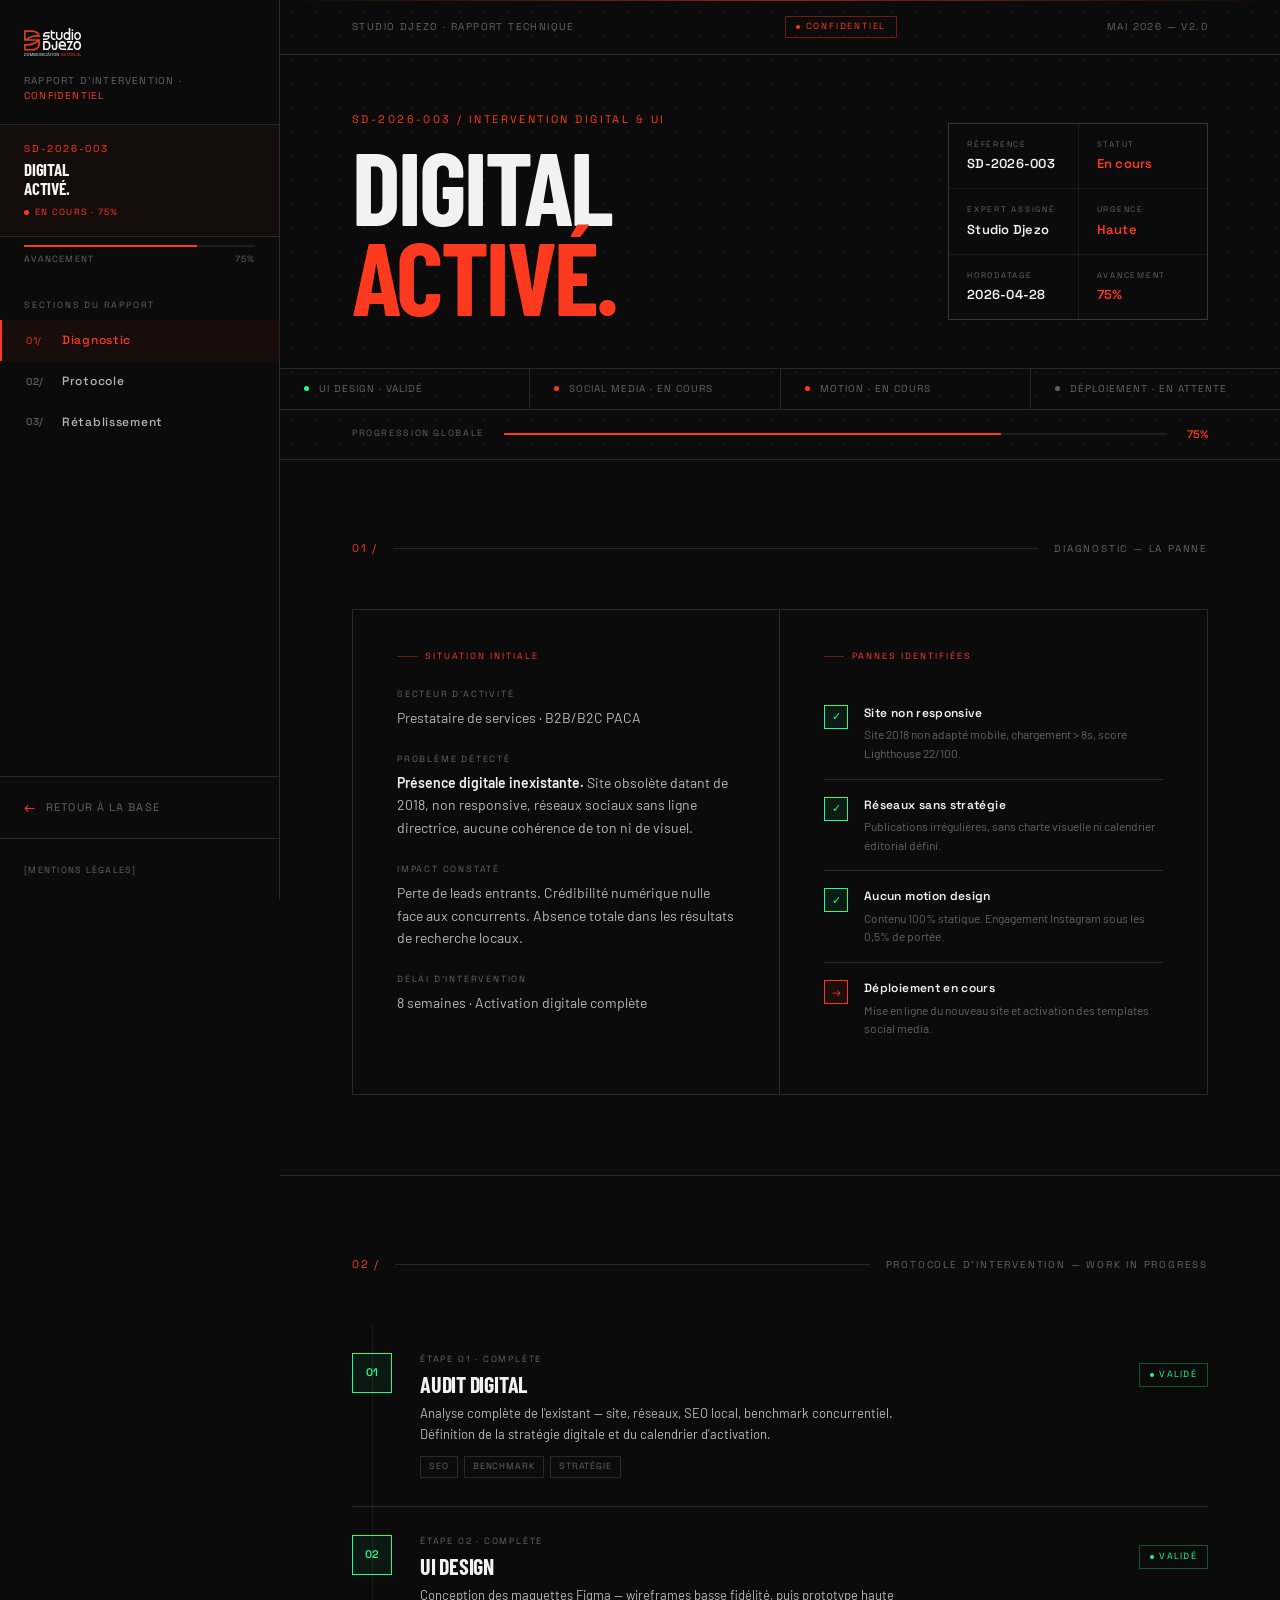
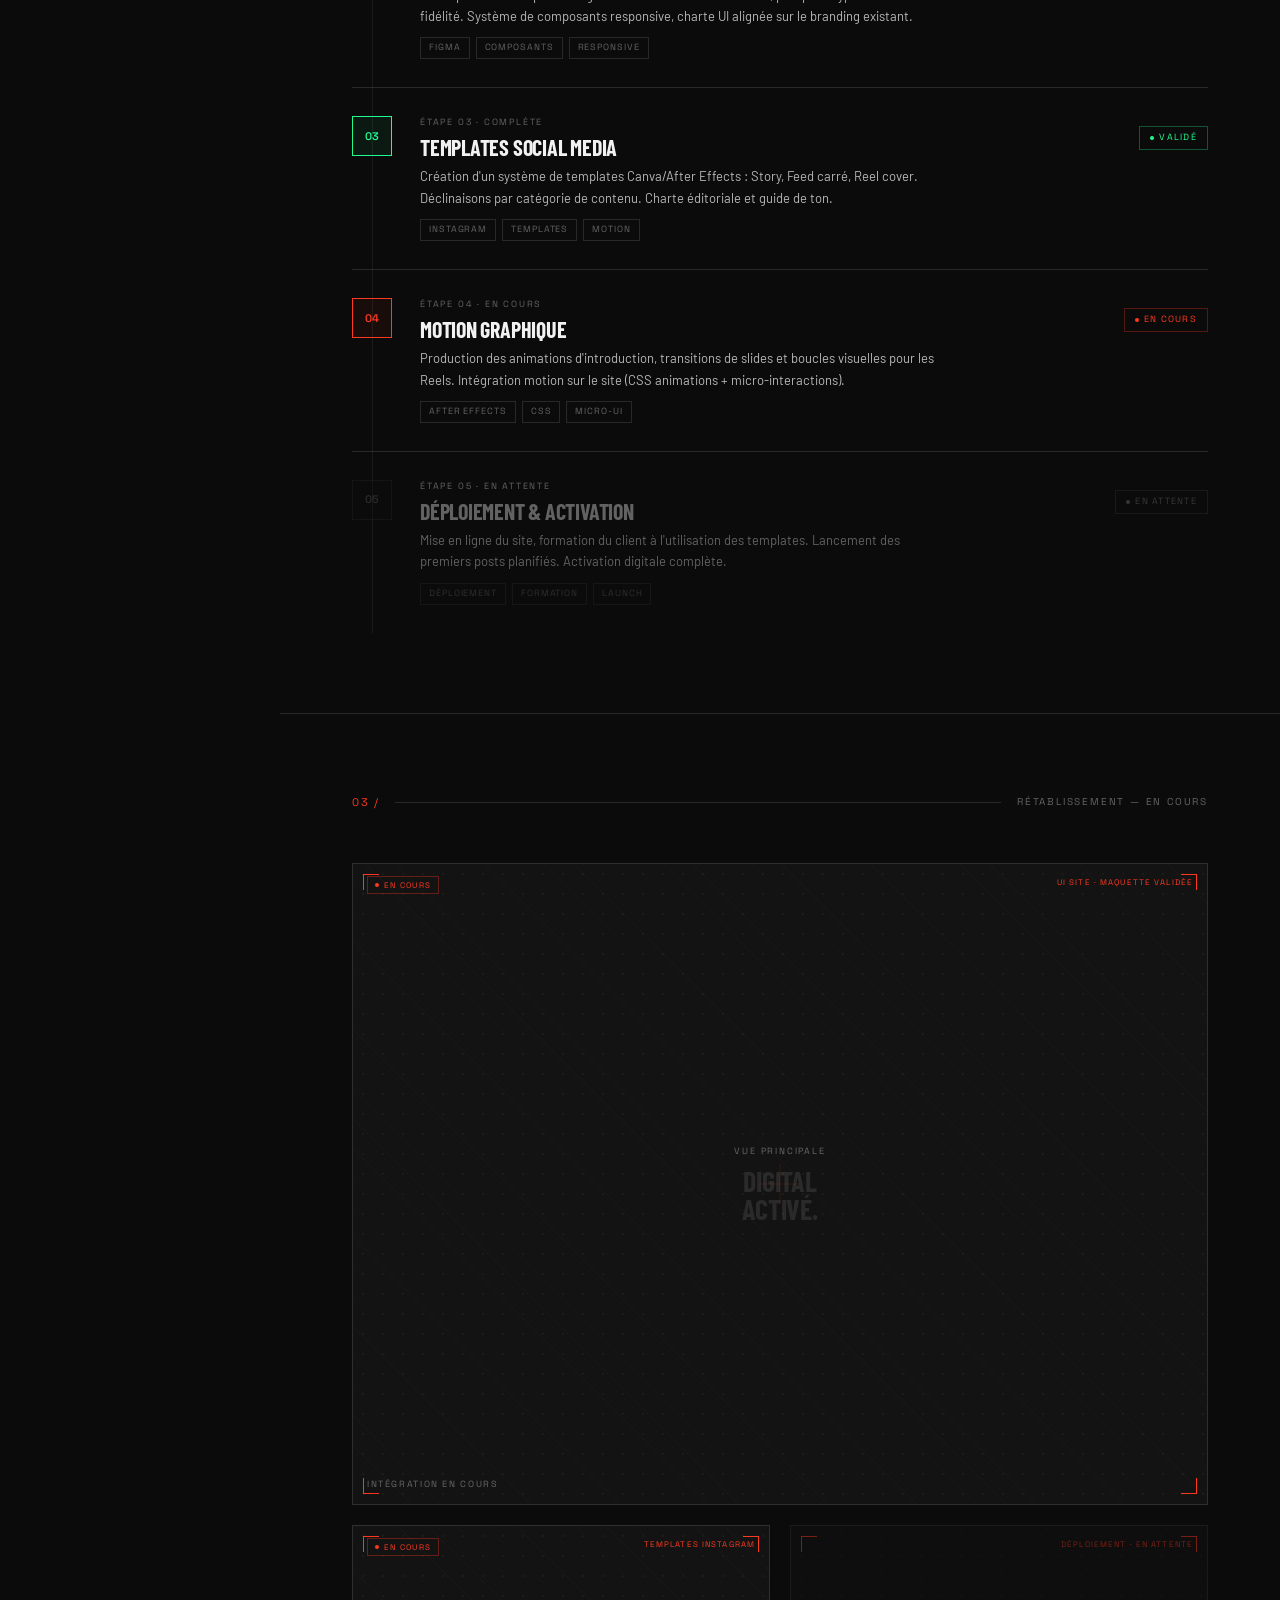
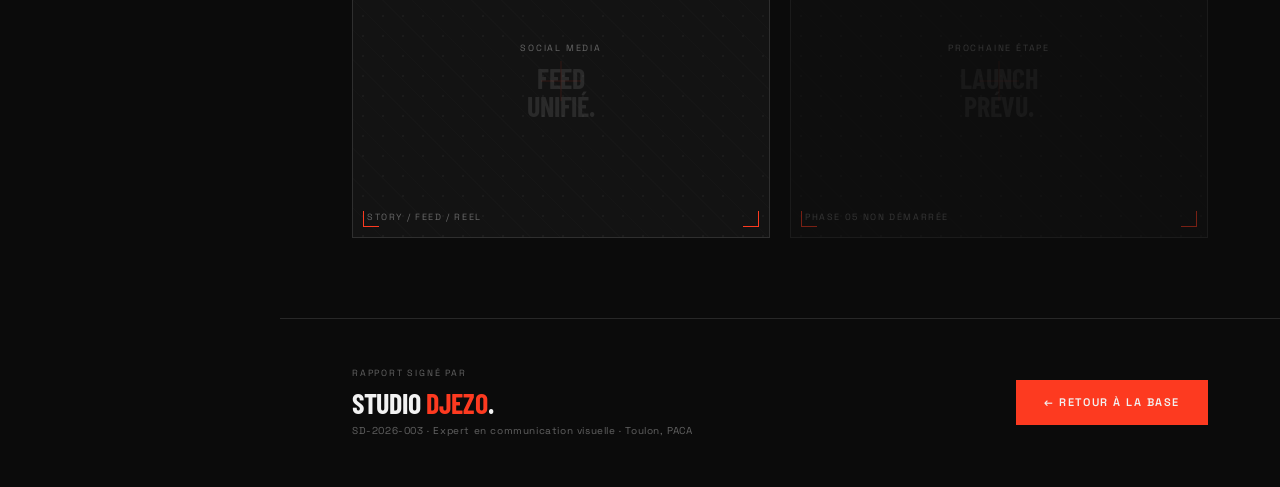
<file: interventions/projet-03.html>
<!DOCTYPE html>
<html lang="fr">
<head>
<meta charset="UTF-8">
<meta name="viewport" content="width=device-width, initial-scale=1.0">
<title>SD-2026-003 — Digital Activé — Studio Djezo</title>
<meta name="description" content="Rapport d'intervention SD-2026-003 : Activation digitale. UI/UX Design, stratégie social media et motion graphique par Studio Djezo.">
<link rel="icon" type="image/svg+xml" href="../assets/v2/sd-icon-vibrant.svg">
<link rel="stylesheet" href="../colors_and_type.css">
<style>
:root {
  --font-display: "Barlow Condensed", sans-serif;
  --font-sans:    "Barlow", sans-serif;
  --font-ui:      "Space Grotesk", sans-serif;
  --border: 1px solid rgba(242,242,242,0.12);
  --hover: rgba(242,242,242,0.04);
  --bg-elev: rgba(242,242,242,0.03);
  --text-dim: rgba(242,242,242,0.75);
  --text-muted: rgba(242,242,242,0.38);
  --ebon: #0B0B0B;
  --chalk: #F2F2F2;
  --vibrant: #FD3A20;
  --mint: #21FC91;
  --azure: #2179FC;
  --dur-fast: 120ms;
}
*, *::before, *::after { box-sizing: border-box; margin: 0; padding: 0; }
html { scroll-behavior: smooth; }
body { background: var(--ebon); color: var(--chalk); font-family: var(--font-sans); font-size: 16px; line-height: 1.55; -webkit-font-smoothing: antialiased; overflow-x: hidden; }
::selection { background: var(--vibrant); color: var(--chalk); }

.layout { display: grid; grid-template-columns: 280px 1fr; min-height: 100vh; }

.sidebar {
  position: sticky; top: 0; height: 100vh;
  border-right: var(--border); background: var(--ebon);
  display: flex; flex-direction: column; overflow-y: auto; z-index: 100;
}
.sb-brand { padding: 28px 24px 20px; border-bottom: var(--border); }
.sb-logo { height: 28px; width: auto; }
.sb-tagline { font-family: var(--font-ui); font-size: 10px; letter-spacing: 0.12em; text-transform: uppercase; color: var(--text-muted); margin-top: 10px; }
.sb-tagline .accent { color: var(--vibrant); }

.sb-rapport-id { padding: 16px 24px; border-bottom: var(--border); background: rgba(253,58,32,0.04); }
.sb-rapport-num { font-family: var(--font-ui); font-size: 10px; letter-spacing: 0.18em; text-transform: uppercase; color: var(--vibrant); margin-bottom: 4px; }
.sb-rapport-title { font-family: var(--font-display); font-weight: 700; font-size: 17px; letter-spacing: -0.01em; text-transform: uppercase; color: var(--chalk); line-height: 1.1; }
.sb-rapport-status {
  display: flex; align-items: center; gap: 6px; margin-top: 8px;
  font-family: var(--font-ui); font-size: 9px; letter-spacing: 0.14em; text-transform: uppercase;
  color: var(--vibrant);
}
.sb-rapport-status::before {
  content: ''; width: 5px; height: 5px; background: var(--vibrant);
  border-radius: 50%; flex-shrink: 0; animation: pulse 2s ease-in-out infinite;
}

.sb-progress-bar-wrap { padding: 0 24px 16px; }
.sb-progress-track { height: 2px; background: rgba(242,242,242,0.08); margin-top: 8px; }
.sb-progress-fill { height: 100%; width: 75%; background: var(--vibrant); }
.sb-progress-label { font-family: var(--font-ui); font-size: 9px; letter-spacing: 0.12em; text-transform: uppercase; color: var(--text-muted); display: flex; justify-content: space-between; margin-top: 6px; }

.sb-nav-label { padding: 16px 24px 8px; font-family: var(--font-ui); font-size: 9px; letter-spacing: 0.2em; text-transform: uppercase; color: var(--text-muted); }
.sb-nav { display: flex; flex-direction: column; }
.sb-nav a { display: flex; align-items: center; gap: 12px; padding: 11px 24px; font-family: var(--font-ui); font-size: 12px; font-weight: 500; letter-spacing: 0.06em; text-decoration: none; color: var(--text-dim); border-left: 2px solid transparent; transition: color var(--dur-fast), border-color var(--dur-fast), background var(--dur-fast); }
.sb-nav a:hover { color: var(--chalk); background: var(--hover); }
.sb-nav a.active { color: var(--vibrant); border-left-color: var(--vibrant); background: rgba(253,58,32,0.06); }
.sb-nav a .nav-num { font-family: var(--font-ui); font-size: 10px; color: var(--text-muted); min-width: 24px; }
.sb-nav a.active .nav-num { color: var(--vibrant); opacity: 0.7; }

.sb-back { margin-top: auto; padding: 20px 24px; border-top: var(--border); }
.btn-back { display: flex; align-items: center; gap: 10px; font-family: var(--font-ui); font-size: 11px; letter-spacing: 0.1em; text-transform: uppercase; color: var(--text-muted); text-decoration: none; transition: color var(--dur-fast); }
.btn-back:hover { color: var(--chalk); }
.btn-back::before { content: '←'; font-size: 14px; color: var(--vibrant); }

/* Rapport Header */
.rapport-header { position: relative; border-bottom: var(--border); overflow: hidden; background: var(--ebon); }
.rapport-header::before { content: ''; position: absolute; inset: 0; background-image: radial-gradient(circle, rgba(242,242,242,0.05) 1px, transparent 1px); background-size: 24px 24px; pointer-events: none; z-index: 0; }
.rh-scan-line { position: absolute; left: 0; right: 0; height: 1px; background: linear-gradient(90deg, transparent, var(--vibrant), transparent); opacity: 0.55; animation: scanHeader 4s ease-in-out infinite; z-index: 2; }
@keyframes scanHeader { 0% { top: 0; opacity: 0.7; } 100% { top: 100%; opacity: 0; } }

.rh-topbar { position: relative; z-index: 3; display: flex; justify-content: space-between; align-items: center; padding: 16px 72px; border-bottom: var(--border); font-family: var(--font-ui); font-size: 10px; letter-spacing: 0.14em; text-transform: uppercase; color: var(--text-muted); }
.rh-classification { color: var(--vibrant); border: 1px solid rgba(253,58,32,0.4); padding: 3px 10px; font-size: 9px; letter-spacing: 0.2em; display: flex; align-items: center; gap: 6px; }
.rh-classification::before { content: ''; width: 4px; height: 4px; background: var(--vibrant); border-radius: 50%; animation: pulse 2s ease-in-out infinite; }

.rh-body { position: relative; z-index: 3; padding: 56px 72px 48px; display: grid; grid-template-columns: 1fr auto; gap: 48px; align-items: end; }
.rh-project-id { font-family: var(--font-ui); font-size: 11px; letter-spacing: 0.22em; text-transform: uppercase; color: var(--vibrant); margin-bottom: 12px; }
.rh-title { font-family: var(--font-display); font-weight: 700; font-size: clamp(60px, 8vw, 110px); text-transform: uppercase; letter-spacing: -0.03em; line-height: 0.88; color: var(--chalk); }
.rh-title .accent { color: var(--vibrant); }

.rh-meta-grid { display: grid; grid-template-columns: 1fr 1fr; gap: 1px; border: var(--border); background: rgba(242,242,242,0.08); min-width: 260px; }
.rh-meta-item { padding: 14px 18px; background: var(--ebon); }
.rh-meta-label { font-family: var(--font-ui); font-size: 8px; letter-spacing: 0.22em; text-transform: uppercase; color: var(--text-muted); margin-bottom: 4px; }
.rh-meta-value { font-family: var(--font-ui); font-size: 13px; font-weight: 600; color: var(--chalk); letter-spacing: 0.02em; }
.rh-meta-value.ok   { color: var(--mint); }
.rh-meta-value.warn { color: var(--vibrant); }
.rh-meta-value.wip  { color: var(--azure); }

.rh-statusbar { position: relative; z-index: 3; display: flex; border-top: var(--border); }
.rh-status-item { flex: 1; padding: 12px 24px; border-right: var(--border); display: flex; align-items: center; gap: 10px; font-family: var(--font-ui); font-size: 10px; letter-spacing: 0.1em; text-transform: uppercase; color: var(--text-muted); }
.rh-status-item:last-child { border-right: 0; }
.rh-status-dot { width: 5px; height: 5px; border-radius: 50%; flex-shrink: 0; }
.rh-status-dot.ok   { background: var(--mint); }
.rh-status-dot.warn { background: var(--vibrant); animation: pulse 2s ease-in-out infinite; }
.rh-status-dot.off  { background: var(--text-muted); }

/* Global progress bar in header */
.rh-global-progress { position: relative; z-index: 3; padding: 16px 72px; border-top: var(--border); display: flex; align-items: center; gap: 20px; }
.rh-gp-label { font-family: var(--font-ui); font-size: 9px; letter-spacing: 0.18em; text-transform: uppercase; color: var(--text-muted); white-space: nowrap; }
.rh-gp-track { flex: 1; height: 2px; background: rgba(242,242,242,0.08); }
.rh-gp-fill { height: 100%; width: 75%; background: var(--vibrant); transition: width 1s ease; }
.rh-gp-pct { font-family: var(--font-ui); font-size: 11px; font-weight: 600; color: var(--vibrant); }

/* Sections */
.ri-section { padding: 80px 72px; border-bottom: var(--border); }
.ri-section-head { display: flex; align-items: center; gap: 16px; margin-bottom: 52px; }
.ri-section-num { font-family: var(--font-ui); font-size: 11px; letter-spacing: 0.14em; color: var(--vibrant); }
.ri-section-rule { flex: 1; height: 1px; background: rgba(242,242,242,0.12); }
.ri-section-kicker { font-family: var(--font-ui); font-size: 10px; letter-spacing: 0.18em; text-transform: uppercase; color: var(--text-muted); }

/* Diagnostic */
.diag-grid { display: grid; grid-template-columns: 1fr 1fr; border: var(--border); }
.diag-col { padding: 40px 44px; }
.diag-col:first-child { border-right: var(--border); }
.diag-col-label { font-family: var(--font-ui); font-size: 9px; letter-spacing: 0.22em; text-transform: uppercase; color: var(--vibrant); margin-bottom: 24px; display: flex; align-items: center; gap: 8px; }
.diag-col-label::before { content: ''; width: 20px; height: 1px; background: var(--vibrant); opacity: 0.4; }
.diag-client-info { display: flex; flex-direction: column; gap: 24px; }
.diag-info-key { font-family: var(--font-ui); font-size: 9px; letter-spacing: 0.2em; text-transform: uppercase; color: var(--text-muted); margin-bottom: 5px; }
.diag-info-val { font-family: var(--font-sans); font-size: 14px; line-height: 1.6; color: var(--text-dim); }
.diag-info-val strong { color: var(--chalk); font-weight: 600; }
.panne-list { display: flex; flex-direction: column; }
.panne-item { display: flex; align-items: flex-start; gap: 16px; padding: 16px 0; border-bottom: var(--border); }
.panne-item:last-child { border-bottom: 0; }
.panne-indicator { width: 24px; height: 24px; border: 1px solid var(--vibrant); display: flex; align-items: center; justify-content: center; flex-shrink: 0; margin-top: 1px; font-family: var(--font-ui); font-size: 11px; line-height: 1; }
.panne-indicator.fixed  { border-color: var(--mint);    background: rgba(33,252,145,0.07);  color: var(--mint); }
.panne-indicator.active { border-color: var(--vibrant); background: rgba(253,58,32,0.07);   color: var(--vibrant); animation: pulse 2s ease-in-out infinite; }
.panne-title { font-family: var(--font-ui); font-size: 12px; font-weight: 600; letter-spacing: 0.03em; color: var(--chalk); margin-bottom: 3px; }
.panne-desc { font-family: var(--font-sans); font-size: 12px; line-height: 1.55; color: var(--text-muted); }

/* Protocole */
.protocole-steps { display: flex; flex-direction: column; position: relative; }
.protocole-steps::before { content: ''; position: absolute; left: 20px; top: 0; bottom: 0; width: 1px; background: rgba(242,242,242,0.07); }
.protocole-step { display: grid; grid-template-columns: 40px 1fr auto; gap: 28px; padding: 28px 0; border-bottom: var(--border); position: relative; align-items: start; }
.protocole-step:last-child { border-bottom: 0; }
.ps-indicator { width: 40px; height: 40px; border: 1px solid rgba(242,242,242,0.12); background: var(--ebon); display: flex; align-items: center; justify-content: center; font-family: var(--font-ui); font-size: 11px; font-weight: 600; color: var(--text-muted); position: relative; z-index: 1; flex-shrink: 0; }
.ps-indicator.done    { border-color: var(--mint);    color: var(--mint);    background: rgba(33,252,145,0.06); }
.ps-indicator.actif   { border-color: var(--vibrant); color: var(--vibrant); background: rgba(253,58,32,0.06); }
.ps-indicator.pending { opacity: 0.35; }

.ps-step-label { font-family: var(--font-ui); font-size: 9px; letter-spacing: 0.2em; text-transform: uppercase; color: var(--text-muted); margin-bottom: 6px; }
.ps-title { font-family: var(--font-display); font-weight: 700; font-size: 22px; text-transform: uppercase; letter-spacing: -0.01em; color: var(--chalk); margin-bottom: 8px; line-height: 1; }
.ps-title.pending { color: var(--text-muted); }
.ps-desc { font-family: var(--font-sans); font-size: 13px; line-height: 1.65; color: var(--text-dim); max-width: 520px; }
.ps-desc.pending { color: var(--text-muted); }
.ps-tags { display: flex; flex-wrap: wrap; gap: 6px; margin-top: 10px; }
.ps-tag { font-family: var(--font-ui); font-size: 9px; letter-spacing: 0.1em; text-transform: uppercase; color: var(--text-muted); border: var(--border); padding: 3px 8px; }

.ps-badge { font-family: var(--font-ui); font-size: 9px; letter-spacing: 0.14em; text-transform: uppercase; padding: 4px 10px; display: inline-flex; align-items: center; gap: 5px; white-space: nowrap; margin-top: 10px; }
.ps-badge.done    { color: var(--mint);    border: 1px solid rgba(33,252,145,0.3); }
.ps-badge.actif   { color: var(--vibrant); border: 1px solid rgba(253,58,32,0.3); }
.ps-badge.pending { color: var(--text-muted); border: var(--border); opacity: 0.5; }
.ps-badge::before { content: ''; width: 4px; height: 4px; border-radius: 50%; background: currentColor; }
.ps-badge.actif::before { animation: pulse 2s ease-in-out infinite; }

/* Résultat */
.resultat-grid { display: grid; grid-template-columns: 1fr 1fr; gap: 20px; }
.rf-wide { grid-column: 1 / -1; aspect-ratio: 16/7; }
.resultat-frame { position: relative; aspect-ratio: 4/3; border: var(--border); background: var(--bg-elev); overflow: hidden; }
.resultat-frame.wip { border-color: rgba(253,58,32,0.2); }
.resultat-frame::before { content: ''; position: absolute; inset: 0; background-image: radial-gradient(circle, rgba(242,242,242,0.04) 1px, transparent 1px); background-size: 20px 20px; }
.rf-stripes { position: absolute; inset: 0; background-image: repeating-linear-gradient(45deg, transparent, transparent 20px, rgba(242,242,242,0.01) 20px, rgba(242,242,242,0.01) 21px); }
.rf-cross { position: absolute; top: 50%; left: 50%; transform: translate(-50%, -50%); width: 40px; height: 40px; opacity: 0.14; }
.rf-cross::before, .rf-cross::after { content: ''; position: absolute; background: var(--vibrant); }
.rf-cross::before { width: 1px; height: 100%; left: 50%; transform: translateX(-50%); }
.rf-cross::after { height: 1px; width: 100%; top: 50%; transform: translateY(-50%); }
.rf-bracket { position: absolute; width: 16px; height: 16px; pointer-events: none; z-index: 2; }
.rf-bracket.tl { top: 10px; left: 10px; border-top: 1px solid var(--vibrant); border-left: 1px solid var(--vibrant); }
.rf-bracket.tr { top: 10px; right: 10px; border-top: 1px solid var(--vibrant); border-right: 1px solid var(--vibrant); }
.rf-bracket.bl { bottom: 10px; left: 10px; border-bottom: 1px solid var(--vibrant); border-left: 1px solid var(--vibrant); }
.rf-bracket.br { bottom: 10px; right: 10px; border-bottom: 1px solid var(--vibrant); border-right: 1px solid var(--vibrant); }
.rf-anno { position: absolute; top: 12px; right: 14px; font-family: var(--font-ui); font-size: 8px; letter-spacing: 0.14em; text-transform: uppercase; color: var(--vibrant); z-index: 3; }
.rf-label { position: absolute; bottom: 12px; left: 14px; font-family: var(--font-ui); font-size: 9px; letter-spacing: 0.18em; text-transform: uppercase; color: var(--text-muted); z-index: 3; }
.rf-wip-badge { position: absolute; top: 12px; left: 14px; font-family: var(--font-ui); font-size: 8px; letter-spacing: 0.16em; text-transform: uppercase; color: var(--vibrant); border: 1px solid rgba(253,58,32,0.35); padding: 2px 7px; z-index: 3; display: flex; align-items: center; gap: 5px; }
.rf-wip-badge::before { content: ''; width: 4px; height: 4px; background: var(--vibrant); border-radius: 50%; animation: pulse 2s ease-in-out infinite; }
.rf-center { position: absolute; top: 50%; left: 50%; transform: translate(-50%, -50%); z-index: 3; text-align: center; }
.rf-center-sub { font-family: var(--font-ui); font-size: 9px; letter-spacing: 0.2em; text-transform: uppercase; color: var(--text-muted); margin-bottom: 8px; }
.rf-center-title { font-family: var(--font-display); font-weight: 700; font-size: 28px; text-transform: uppercase; letter-spacing: -0.01em; color: rgba(242,242,242,0.1); line-height: 1; }

/* Footer */
.report-footer { padding: 48px 72px; display: flex; align-items: center; justify-content: space-between; gap: 32px; border-top: var(--border); }
.rf-sig-label { font-family: var(--font-ui); font-size: 9px; letter-spacing: 0.2em; text-transform: uppercase; color: var(--text-muted); margin-bottom: 8px; }
.rf-sig-name { font-family: var(--font-display); font-weight: 700; font-size: 28px; text-transform: uppercase; letter-spacing: -0.01em; color: var(--chalk); line-height: 1; }
.rf-sig-name .o { color: var(--vibrant); }
.rf-sig-meta { font-family: var(--font-ui); font-size: 10px; color: var(--text-muted); letter-spacing: 0.06em; margin-top: 6px; }
.btn-primary { display: inline-flex; align-items: center; gap: 10px; font-family: var(--font-ui); font-size: 11px; font-weight: 600; letter-spacing: 0.14em; text-transform: uppercase; color: var(--chalk); background: var(--vibrant); text-decoration: none; padding: 14px 28px; transition: background var(--dur-fast), color var(--dur-fast); }
.btn-primary:hover { background: var(--chalk); color: var(--ebon); }

@keyframes pulse { 0%, 100% { opacity: 1; } 50% { opacity: 0.3; } }

@media (max-width: 1100px) {
  .layout { grid-template-columns: 1fr; }
  .sidebar { display: none; }
  .diag-grid { grid-template-columns: 1fr; }
  .diag-col:first-child { border-right: 0; border-bottom: var(--border); }
  .resultat-grid { grid-template-columns: 1fr; }
  .rf-wide { aspect-ratio: 4/3; }
  .rh-body { grid-template-columns: 1fr; padding: 40px 32px; }
  .rh-topbar, .rh-statusbar, .rh-global-progress { padding-left: 32px; padding-right: 32px; }
  .ri-section { padding: 60px 32px; }
  .report-footer { flex-direction: column; align-items: flex-start; padding: 40px 32px; }
  .protocole-step { grid-template-columns: 40px 1fr; }
}
</style>
</head>
<body>
<div class="layout">

  <!-- SIDEBAR -->
  <aside class="sidebar">
    <div class="sb-brand">
      <img class="sb-logo" src="../assets/v2/sd-logo-h-main-chalk.svg" alt="Studio Djezo">
      <div class="sb-tagline">Rapport d'intervention · <span class="accent">Confidentiel</span></div>
    </div>

    <div class="sb-rapport-id">
      <div class="sb-rapport-num">SD-2026-003</div>
      <div class="sb-rapport-title">Digital<br>Activé.</div>
      <div class="sb-rapport-status">En cours · 75%</div>
    </div>

    <div class="sb-progress-bar-wrap">
      <div class="sb-progress-track">
        <div class="sb-progress-fill"></div>
      </div>
      <div class="sb-progress-label">
        <span>Avancement</span>
        <span>75%</span>
      </div>
    </div>

    <div class="sb-nav-label">Sections du rapport</div>
    <nav class="sb-nav" id="sbnav">
      <a href="#diagnostic" class="active"><span class="nav-num">01/</span>Diagnostic</a>
      <a href="#protocole"><span class="nav-num">02/</span>Protocole</a>
      <a href="#resultat"><span class="nav-num">03/</span>Rétablissement</a>
    </nav>

    <div class="sb-back">
      <a href="../index.html" class="btn-back">Retour à la base</a>
    </div>

    <div style="padding:16px 24px 20px;border-top:var(--border)">
      <a href="../legal.html" style="font-family:var(--font-ui);font-size:9px;letter-spacing:0.14em;text-transform:uppercase;color:var(--text-muted);text-decoration:none;transition:color 120ms" onmouseover="this.style.color='var(--vibrant)'" onmouseout="this.style.color='var(--text-muted)'">[Mentions légales]</a>
    </div>
  </aside>

  <!-- MAIN -->
  <main>

    <!-- RAPPORT HEADER -->
    <div class="rapport-header">
      <div class="rh-scan-line"></div>

      <div class="rh-topbar">
        <span>Studio Djezo · Rapport Technique</span>
        <span class="rh-classification">Confidentiel</span>
        <span>Mai 2026 — v2.0</span>
      </div>

      <div class="rh-body">
        <div>
          <div class="rh-project-id">SD-2026-003 / Intervention digital &amp; UI</div>
          <div class="rh-title">Digital<br><span class="accent">Activé.</span></div>
        </div>
        <div class="rh-meta-grid">
          <div class="rh-meta-item"><div class="rh-meta-label">Référence</div><div class="rh-meta-value">SD-2026-003</div></div>
          <div class="rh-meta-item"><div class="rh-meta-label">Statut</div><div class="rh-meta-value warn">En cours</div></div>
          <div class="rh-meta-item"><div class="rh-meta-label">Expert assigné</div><div class="rh-meta-value">Studio Djezo</div></div>
          <div class="rh-meta-item"><div class="rh-meta-label">Urgence</div><div class="rh-meta-value warn">Haute</div></div>
          <div class="rh-meta-item"><div class="rh-meta-label">Horodatage</div><div class="rh-meta-value">2026-04-28</div></div>
          <div class="rh-meta-item"><div class="rh-meta-label">Avancement</div><div class="rh-meta-value warn">75%</div></div>
        </div>
      </div>

      <div class="rh-statusbar">
        <div class="rh-status-item"><div class="rh-status-dot ok"></div>UI Design · Validé</div>
        <div class="rh-status-item"><div class="rh-status-dot warn"></div>Social Media · En cours</div>
        <div class="rh-status-item"><div class="rh-status-dot warn"></div>Motion · En cours</div>
        <div class="rh-status-item"><div class="rh-status-dot off"></div>Déploiement · En attente</div>
      </div>

      <div class="rh-global-progress">
        <span class="rh-gp-label">Progression globale</span>
        <div class="rh-gp-track"><div class="rh-gp-fill"></div></div>
        <span class="rh-gp-pct">75%</span>
      </div>
    </div>

    <!-- 01 DIAGNOSTIC -->
    <section class="ri-section" id="diagnostic">
      <div class="ri-section-head">
        <span class="ri-section-num">01 /</span>
        <span class="ri-section-rule"></span>
        <span class="ri-section-kicker">Diagnostic — La Panne</span>
      </div>

      <div class="diag-grid">
        <div class="diag-col">
          <div class="diag-col-label">Situation initiale</div>
          <div class="diag-client-info">
            <div>
              <div class="diag-info-key">Secteur d'activité</div>
              <div class="diag-info-val">Prestataire de services · B2B/B2C PACA</div>
            </div>
            <div>
              <div class="diag-info-key">Problème détecté</div>
              <div class="diag-info-val"><strong>Présence digitale inexistante.</strong> Site obsolète datant de 2018, non responsive, réseaux sociaux sans ligne directrice, aucune cohérence de ton ni de visuel.</div>
            </div>
            <div>
              <div class="diag-info-key">Impact constaté</div>
              <div class="diag-info-val">Perte de leads entrants. Crédibilité numérique nulle face aux concurrents. Absence totale dans les résultats de recherche locaux.</div>
            </div>
            <div>
              <div class="diag-info-key">Délai d'intervention</div>
              <div class="diag-info-val">8 semaines · Activation digitale complète</div>
            </div>
          </div>
        </div>

        <div class="diag-col">
          <div class="diag-col-label">Pannes identifiées</div>
          <div class="panne-list">
            <div class="panne-item">
              <div class="panne-indicator fixed">✓</div>
              <div>
                <div class="panne-title">Site non responsive</div>
                <div class="panne-desc">Site 2018 non adapté mobile, chargement > 8s, score Lighthouse 22/100.</div>
              </div>
            </div>
            <div class="panne-item">
              <div class="panne-indicator fixed">✓</div>
              <div>
                <div class="panne-title">Réseaux sans stratégie</div>
                <div class="panne-desc">Publications irrégulières, sans charte visuelle ni calendrier éditorial défini.</div>
              </div>
            </div>
            <div class="panne-item">
              <div class="panne-indicator fixed">✓</div>
              <div>
                <div class="panne-title">Aucun motion design</div>
                <div class="panne-desc">Contenu 100% statique. Engagement Instagram sous les 0,5% de portée.</div>
              </div>
            </div>
            <div class="panne-item">
              <div class="panne-indicator active">→</div>
              <div>
                <div class="panne-title">Déploiement en cours</div>
                <div class="panne-desc">Mise en ligne du nouveau site et activation des templates social media.</div>
              </div>
            </div>
          </div>
        </div>
      </div>
    </section>

    <!-- 02 PROTOCOLE -->
    <section class="ri-section" id="protocole">
      <div class="ri-section-head">
        <span class="ri-section-num">02 /</span>
        <span class="ri-section-rule"></span>
        <span class="ri-section-kicker">Protocole d'Intervention — Work in Progress</span>
      </div>

      <div class="protocole-steps">

        <div class="protocole-step">
          <div class="ps-indicator done">01</div>
          <div>
            <div class="ps-step-label">Étape 01 · Complète</div>
            <div class="ps-title">Audit digital</div>
            <div class="ps-desc">Analyse complète de l'existant — site, réseaux, SEO local, benchmark concurrentiel. Définition de la stratégie digitale et du calendrier d'activation.</div>
            <div class="ps-tags"><span class="ps-tag">SEO</span><span class="ps-tag">Benchmark</span><span class="ps-tag">Stratégie</span></div>
          </div>
          <div><div class="ps-badge done">Validé</div></div>
        </div>

        <div class="protocole-step">
          <div class="ps-indicator done">02</div>
          <div>
            <div class="ps-step-label">Étape 02 · Complète</div>
            <div class="ps-title">UI Design</div>
            <div class="ps-desc">Conception des maquettes Figma — wireframes basse fidélité, puis prototype haute fidélité. Système de composants responsive, charte UI alignée sur le branding existant.</div>
            <div class="ps-tags"><span class="ps-tag">Figma</span><span class="ps-tag">Composants</span><span class="ps-tag">Responsive</span></div>
          </div>
          <div><div class="ps-badge done">Validé</div></div>
        </div>

        <div class="protocole-step">
          <div class="ps-indicator done">03</div>
          <div>
            <div class="ps-step-label">Étape 03 · Complète</div>
            <div class="ps-title">Templates social media</div>
            <div class="ps-desc">Création d'un système de templates Canva/After Effects : Story, Feed carré, Reel cover. Déclinaisons par catégorie de contenu. Charte éditoriale et guide de ton.</div>
            <div class="ps-tags"><span class="ps-tag">Instagram</span><span class="ps-tag">Templates</span><span class="ps-tag">Motion</span></div>
          </div>
          <div><div class="ps-badge done">Validé</div></div>
        </div>

        <div class="protocole-step">
          <div class="ps-indicator actif">04</div>
          <div>
            <div class="ps-step-label">Étape 04 · En cours</div>
            <div class="ps-title">Motion graphique</div>
            <div class="ps-desc">Production des animations d'introduction, transitions de slides et boucles visuelles pour les Reels. Intégration motion sur le site (CSS animations + micro-interactions).</div>
            <div class="ps-tags"><span class="ps-tag">After Effects</span><span class="ps-tag">CSS</span><span class="ps-tag">Micro-UI</span></div>
          </div>
          <div><div class="ps-badge actif">En cours</div></div>
        </div>

        <div class="protocole-step">
          <div class="ps-indicator pending">05</div>
          <div>
            <div class="ps-step-label">Étape 05 · En attente</div>
            <div class="ps-title ps-title-pending" style="color:var(--text-muted)">Déploiement & activation</div>
            <div class="ps-desc ps-desc-pending" style="color:var(--text-muted)">Mise en ligne du site, formation du client à l'utilisation des templates. Lancement des premiers posts planifiés. Activation digitale complète.</div>
            <div class="ps-tags"><span class="ps-tag" style="opacity:0.4">Déploiement</span><span class="ps-tag" style="opacity:0.4">Formation</span><span class="ps-tag" style="opacity:0.4">Launch</span></div>
          </div>
          <div><div class="ps-badge pending">En attente</div></div>
        </div>

      </div>
    </section>

    <!-- 03 RÉSULTAT -->
    <section class="ri-section" id="resultat" style="border-bottom:0">
      <div class="ri-section-head">
        <span class="ri-section-num">03 /</span>
        <span class="ri-section-rule"></span>
        <span class="ri-section-kicker">Rétablissement — En cours</span>
      </div>

      <div class="resultat-grid">
        <div class="resultat-frame rf-wide">
          <div class="rf-bracket tl"></div><div class="rf-bracket tr"></div>
          <div class="rf-bracket bl"></div><div class="rf-bracket br"></div>
          <div class="rf-stripes"></div><div class="rf-cross"></div>
          <div class="rf-wip-badge">En cours</div>
          <div class="rf-anno">UI Site · Maquette validée</div>
          <div class="rf-label">Intégration en cours</div>
          <div class="rf-center">
            <div class="rf-center-sub">Vue principale</div>
            <div class="rf-center-title">Digital<br>Activé.</div>
          </div>
        </div>

        <div class="resultat-frame">
          <div class="rf-bracket tl"></div><div class="rf-bracket tr"></div>
          <div class="rf-bracket bl"></div><div class="rf-bracket br"></div>
          <div class="rf-stripes"></div><div class="rf-cross"></div>
          <div class="rf-wip-badge">En cours</div>
          <div class="rf-anno">Templates Instagram</div>
          <div class="rf-label">Story / Feed / Reel</div>
          <div class="rf-center">
            <div class="rf-center-sub">Social media</div>
            <div class="rf-center-title">Feed<br>Unifié.</div>
          </div>
        </div>

        <div class="resultat-frame" style="opacity:0.45">
          <div class="rf-bracket tl"></div><div class="rf-bracket tr"></div>
          <div class="rf-bracket bl"></div><div class="rf-bracket br"></div>
          <div class="rf-stripes"></div><div class="rf-cross"></div>
          <div class="rf-anno">Déploiement · En attente</div>
          <div class="rf-label">Phase 05 non démarrée</div>
          <div class="rf-center">
            <div class="rf-center-sub">Prochaine étape</div>
            <div class="rf-center-title">Launch<br>Prévu.</div>
          </div>
        </div>
      </div>
    </section>

    <!-- FOOTER -->
    <footer class="report-footer">
      <div>
        <div class="rf-sig-label">Rapport signé par</div>
        <div class="rf-sig-name">Studio <span class="o">Djezo</span><span style="color:var(--chalk)">.</span></div>
        <div class="rf-sig-meta">SD-2026-003 · Expert en communication visuelle · Toulon, PACA</div>
      </div>
      <a href="../index.html" class="btn-primary">← Retour à la base</a>
    </footer>

  </main>
</div>

<script>
const navLinks = document.querySelectorAll('.sb-nav a');
navLinks.forEach(a => a.addEventListener('click', () => {
  navLinks.forEach(l => l.classList.remove('active'));
  a.classList.add('active');
}));
const sections = ['diagnostic','protocole','resultat'];
const observer = new IntersectionObserver(entries => {
  entries.forEach(entry => {
    if (entry.isIntersecting) {
      const id = entry.target.id;
      navLinks.forEach(a => a.classList.toggle('active', a.getAttribute('href') === '#' + id));
    }
  });
}, { threshold: 0.3, rootMargin: '-10% 0px -60% 0px' });
sections.forEach(id => { const el = document.getElementById(id); if (el) observer.observe(el); });
</script>
</body>
</html>
</file>
<file: colors_and_type.css>
/* ============================================================
   Studio Djezo — Design Tokens (DA v2.0)
   ------------------------------------------------------------
   Source of truth: studio-djezo-brandbook.html (April 2026)
   
   FONT SYSTEM (Trio):
   - Titres / Impact: "Barlow Condensed" (Google Fonts)
   - Corps de texte / Editorial: "Barlow" (Google Fonts)
   - Interface / Logo: "Space Grotesk" (Google Fonts)
   ============================================================ */

@import url('https://fonts.googleapis.com/css2?family=Barlow+Condensed:wght@400;500;700;800;900&family=Barlow:ital,wght@0,400;0,500;0,700;1,400&family=Space+Grotesk:wght@400;500;600;700&display=swap');

/* -----  If you install the real fonts, uncomment these -----
@font-face {
  font-family: "Aktiv Grotesk";
  src: url("./fonts/AktivGrotesk-Regular.woff2") format("woff2");
  font-weight: 400; font-style: normal; font-display: swap;
}
@font-face {
  font-family: "Aktiv Grotesk";
  src: url("./fonts/AktivGrotesk-Bold.woff2") format("woff2");
  font-weight: 700; font-style: normal; font-display: swap;
}
@font-face {
  font-family: "Bryant Compressed";
  src: url("./fonts/BryantCompressed-Bold.woff2") format("woff2");
  font-weight: 700; font-style: normal; font-display: swap;
}
------------------------------------------------------------- */

:root {
  /* ---------- Base palette (DA v2.0) ---------- */
  --dj-black:    #0B0B0B;   /* Noir Ebon (Profondeur) */
  --dj-white:    #F2F2F2;   /* Blanc Chalk (Confort) */
  --dj-red:      #FD3A20;   /* Pantone Bright Red C — primary accent */

  /* ---------- Secondary palette (par touches) ---------- */
  --dj-green:    #21FC91;
  --dj-magenta:  #FC21A5;
  --dj-yellow:   #FFE828;
  --dj-blue:     #2179FC;

  /* ---------- Semantic surface + text (Dark Default) ---------- */
  --bg:          var(--dj-black);
  --bg-inverse:  var(--dj-white);
  --fg1:         var(--dj-white);   /* primary text */
  --fg2:         #e5e5e5;           /* near-white, subtle variation */
  --fg3:         #888888;           /* secondary / meta text */
  --fg-inverse:  var(--dj-black);
  --accent:      var(--dj-red);
  --rule:        var(--dj-white);
  --rule-subtle: #2a2a2a;

  /* ---------- Typography families (Trio v2.0) ---------- */
  --font-display: "Barlow Condensed", sans-serif;
  --font-sans:    "Barlow", sans-serif;
  --font-ui:      "Space Grotesk", sans-serif;
  --font-mono:    ui-monospace, "SFMono-Regular", "JetBrains Mono", Menlo, monospace;

  /* ---------- Type scale (fluid, generous) ---------- */
  --fs-hero:   clamp(72px, 12vw, 220px);   /* display / poster headline */
  --fs-h1:     clamp(48px, 7vw, 104px);
  --fs-h2:     clamp(36px, 5vw, 72px);
  --fs-h3:     clamp(24px, 3vw, 40px);
  --fs-h4:     22px;
  --fs-body:   17px;
  --fs-small:  14px;
  --fs-xs:     12px;

  /* ---------- Weights ---------- */
  --fw-reg:    400;
  --fw-med:    500;
  --fw-semi:   600;
  --fw-bold:   700;
  --fw-black:  900;

  /* ---------- Line heights ---------- */
  --lh-tight:    0.9;    /* display */
  --lh-snug:     1.05;
  --lh-body:     1.5;
  --lh-loose:    1.7;

  /* ---------- Tracking ---------- */
  --tr-tight:    -0.02em;
  --tr-normal:   0;
  --tr-caps:     0.08em;  /* used for small uppercase labels */

  /* ---------- Spacing (8-pt base) ---------- */
  --sp-1:  4px;
  --sp-2:  8px;
  --sp-3:  12px;
  --sp-4:  16px;
  --sp-5:  24px;
  --sp-6:  32px;
  --sp-7:  48px;
  --sp-8:  64px;
  --sp-9:  96px;
  --sp-10: 128px;

  /* ---------- Radius ---------- */
  --radius-0: 0px;      /* default — Djezo is overwhelmingly flat/square */
  --radius-sm: 2px;
  --radius-md: 6px;
  --radius-pill: 999px; /* used sparingly, on badges */

  /* ---------- Borders ---------- */
  --border-hair:  1px solid var(--rule-subtle);
  --border-rule:  2px solid var(--rule);
  --border-bold:  4px solid var(--rule);

  /* ---------- Shadows ---------- */
  --shadow-0: none;
  --shadow-1: 0 1px 0 var(--dj-black);
  --shadow-hard: 6px 6px 0 var(--dj-black); /* offset shadow */

  /* ---------- Motion ---------- */
  --ease-standard: cubic-bezier(.2,.8,.2,1);
  --ease-out:      cubic-bezier(.16,1,.3,1);
  --dur-fast:   120ms;
  --dur-base:   220ms;
  --dur-slow:   420ms;
}

/* ============================================================
   Semantic element defaults
   ============================================================ */

html, body {
  background: var(--bg);
  color: var(--fg1);
  font-family: var(--font-sans);
  font-size: var(--fs-body);
  line-height: var(--lh-body);
  -webkit-font-smoothing: antialiased;
  text-rendering: optimizeLegibility;
}

h1, h2, h3, h4, .display {
  font-family: var(--font-display);
  font-weight: var(--fw-bold);
  letter-spacing: var(--tr-tight);
  line-height: var(--lh-tight);
  text-transform: uppercase;
  margin: 0;
}

h1 { font-size: var(--fs-h1); }
h2 { font-size: var(--fs-h2); }
h3 { font-size: var(--fs-h3); line-height: var(--lh-snug); }
h4 { font-size: var(--fs-h4); line-height: var(--lh-snug); letter-spacing: var(--tr-normal); }

.hero {
  font-family: var(--font-display);
  font-weight: var(--fw-black);
  font-size: var(--fs-hero);
  line-height: var(--lh-tight);
  letter-spacing: var(--tr-tight);
  text-transform: uppercase;
}

p   { margin: 0 0 1em; }
a   { color: inherit; text-decoration: underline; text-underline-offset: 3px; text-decoration-thickness: 1px; }
a:hover { color: var(--accent); }

small, .small { font-size: var(--fs-small); }
.meta  { font-family: var(--font-ui); font-size: var(--fs-xs); letter-spacing: var(--tr-caps); text-transform: uppercase; font-weight: var(--fw-med); }

code, pre { font-family: var(--font-mono); font-size: 0.95em; }

hr {
  border: 0;
  border-top: var(--border-rule);
  margin: var(--sp-6) 0;
}

::selection { background: var(--dj-red); color: var(--dj-white); }
</file>
